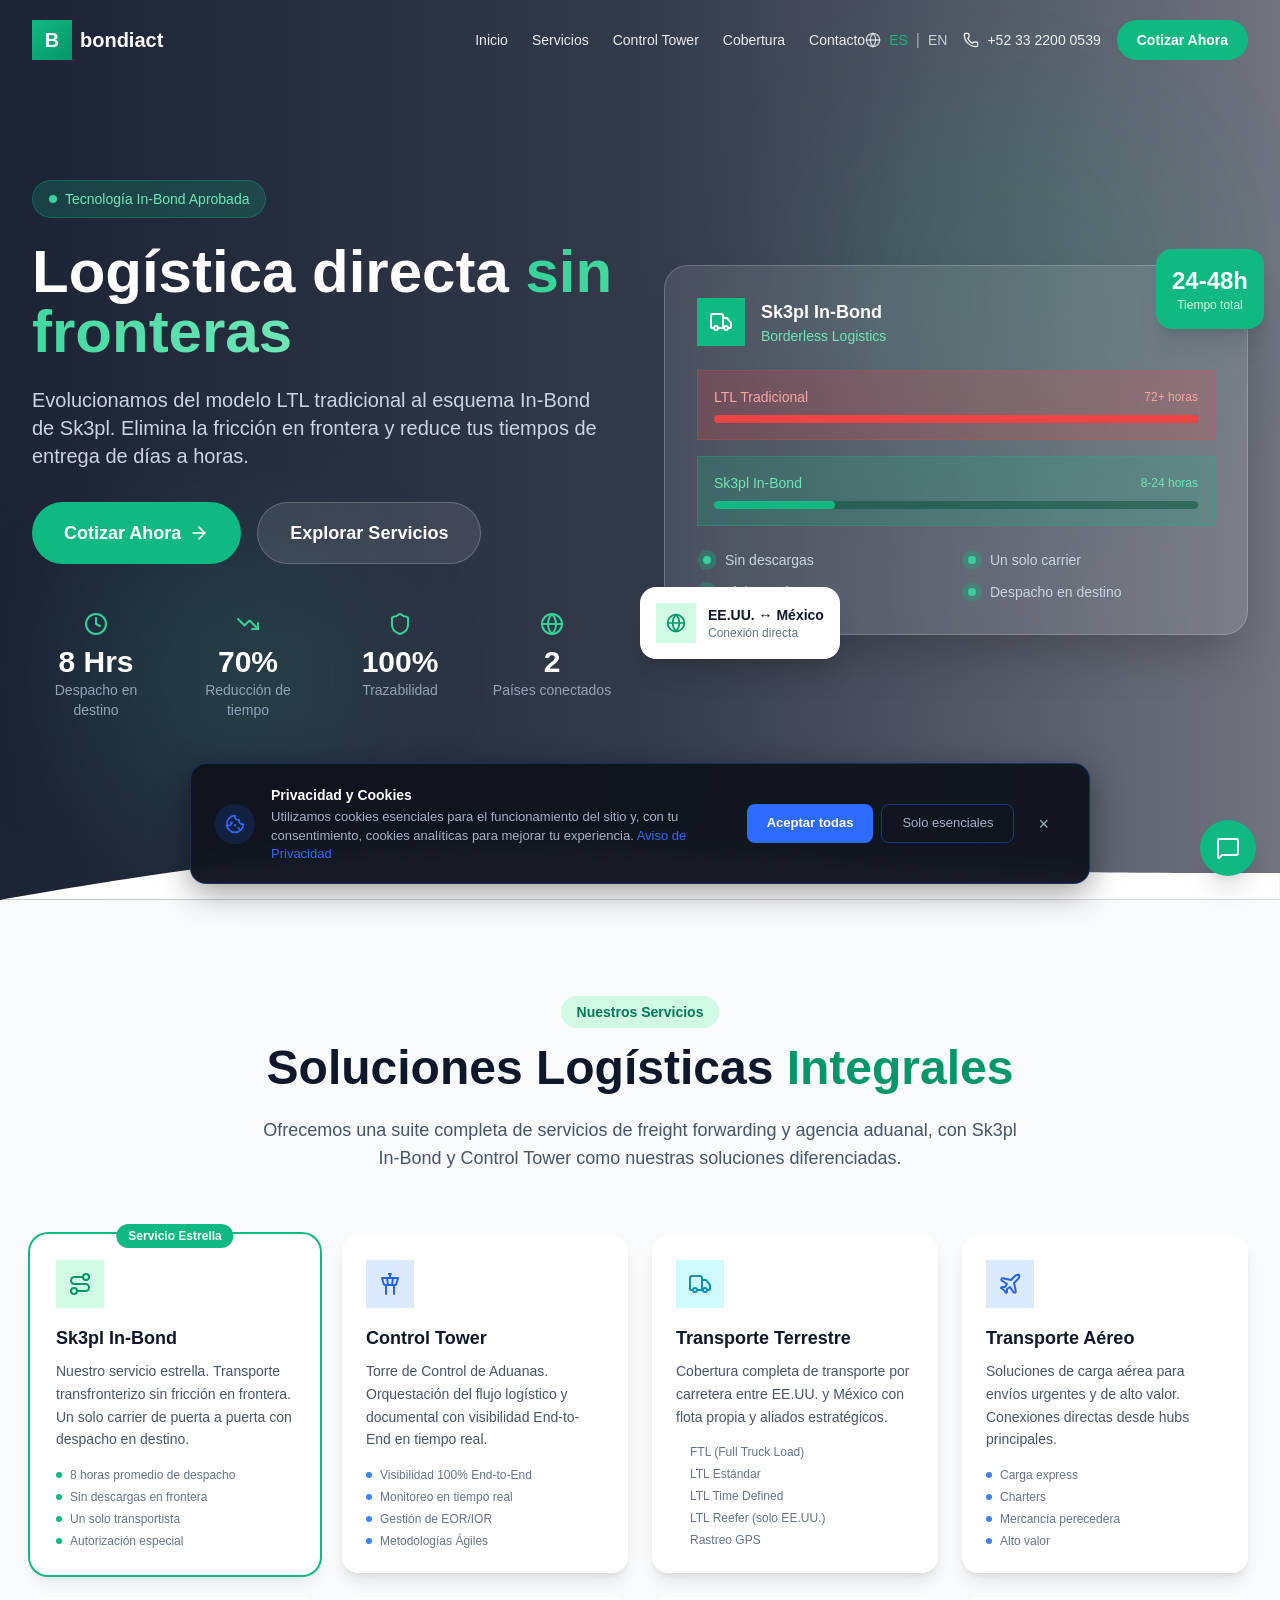
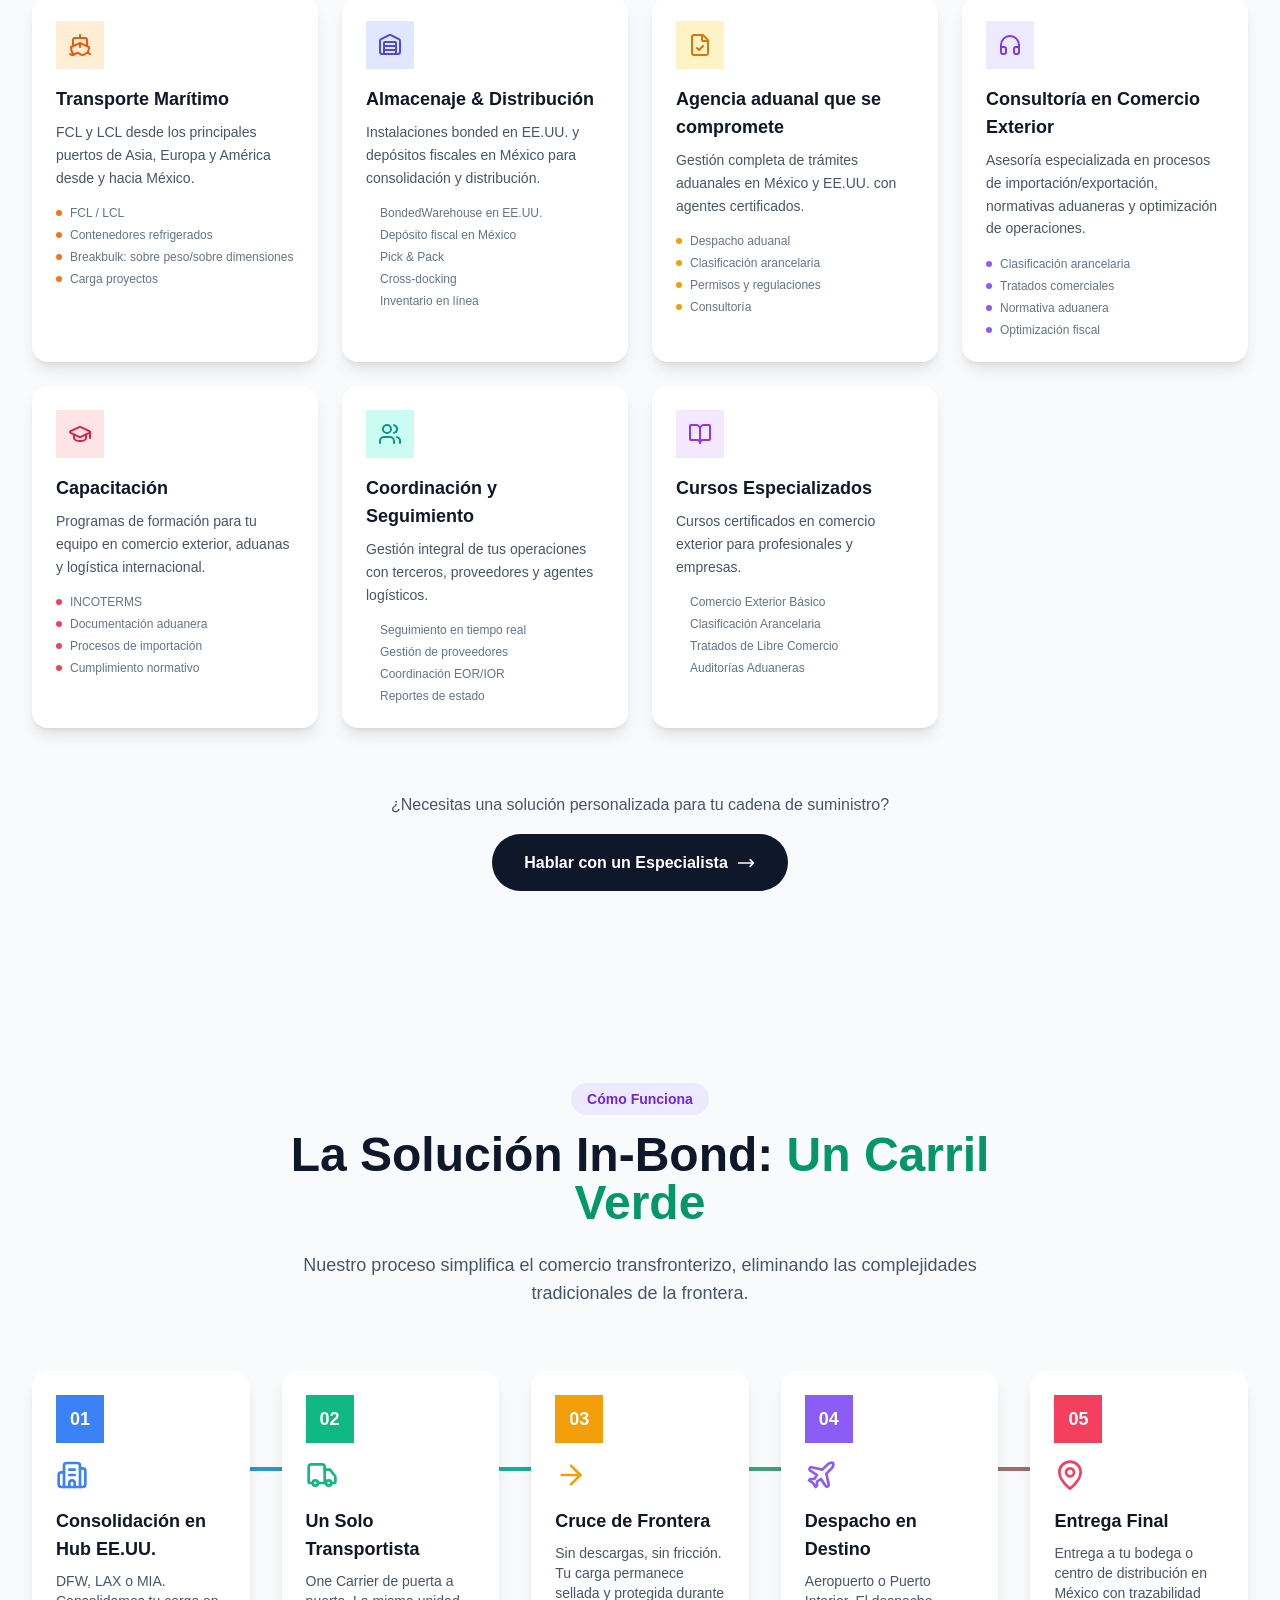
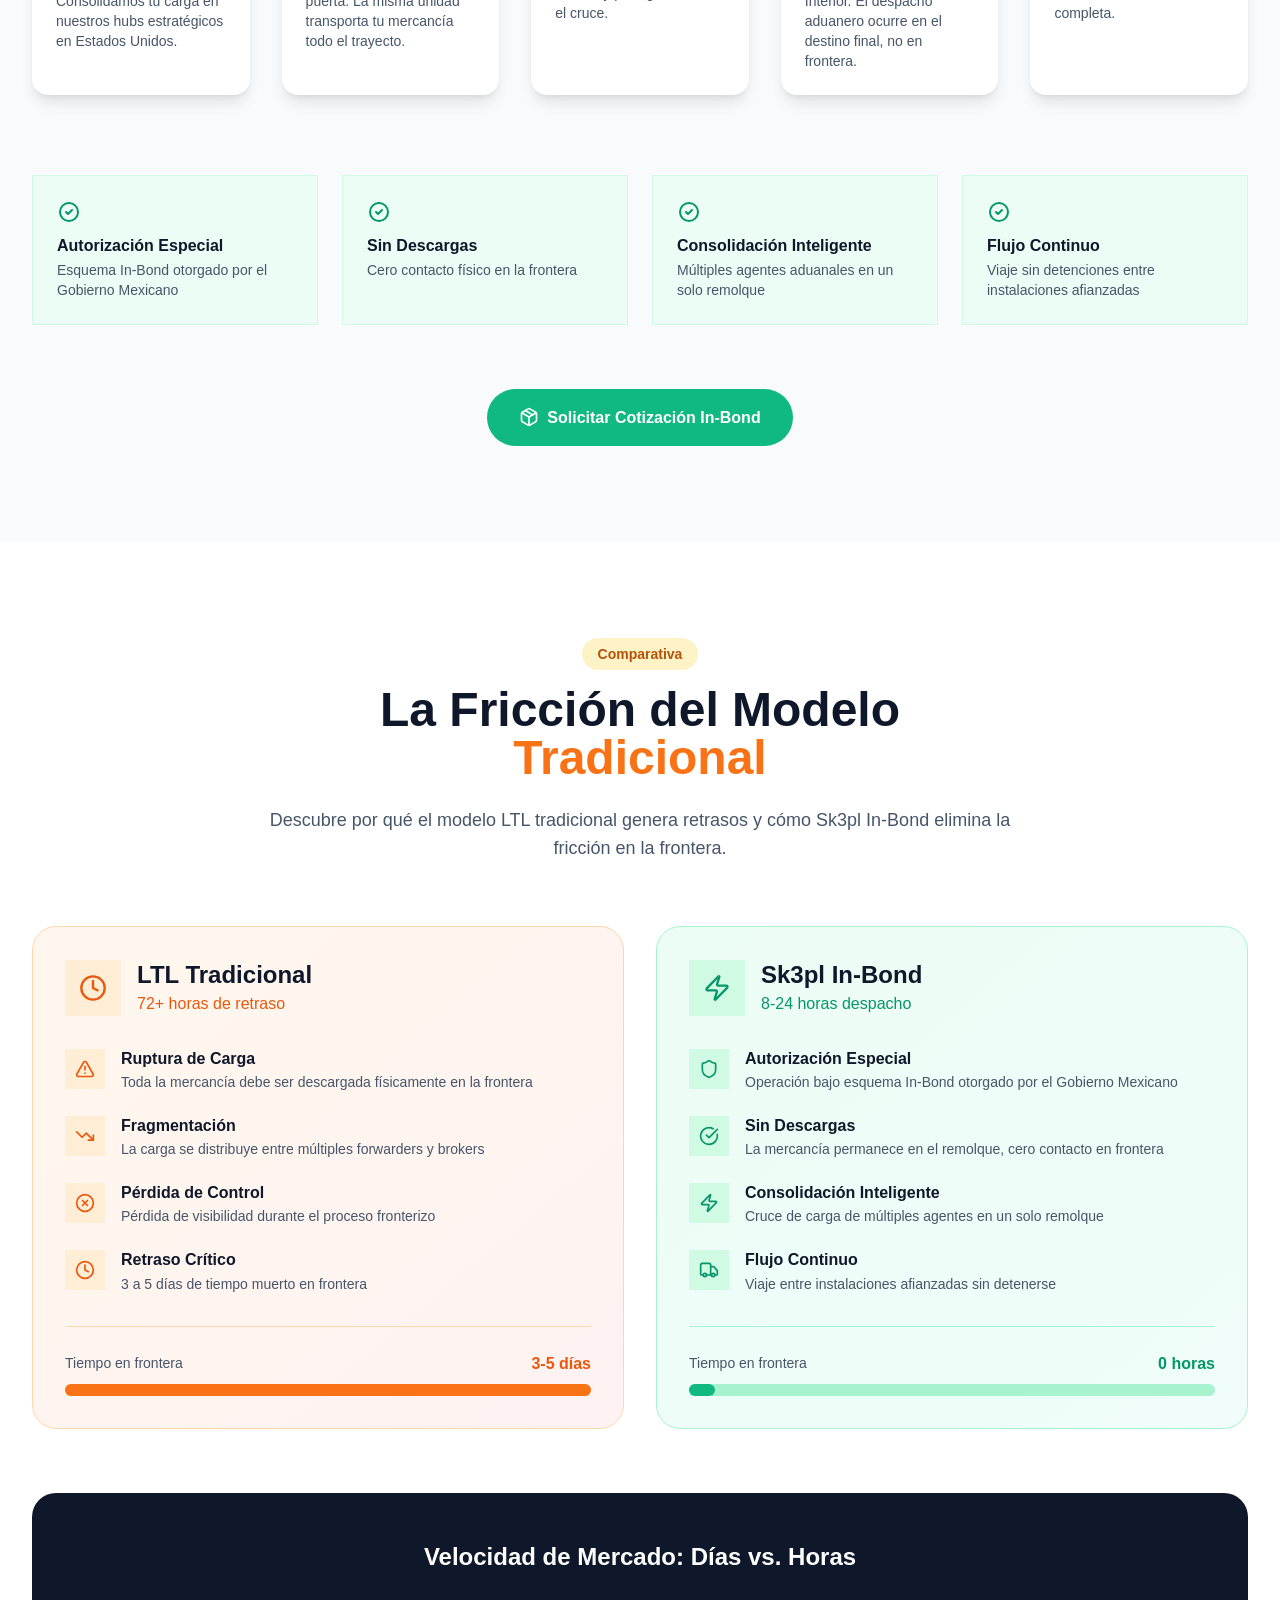
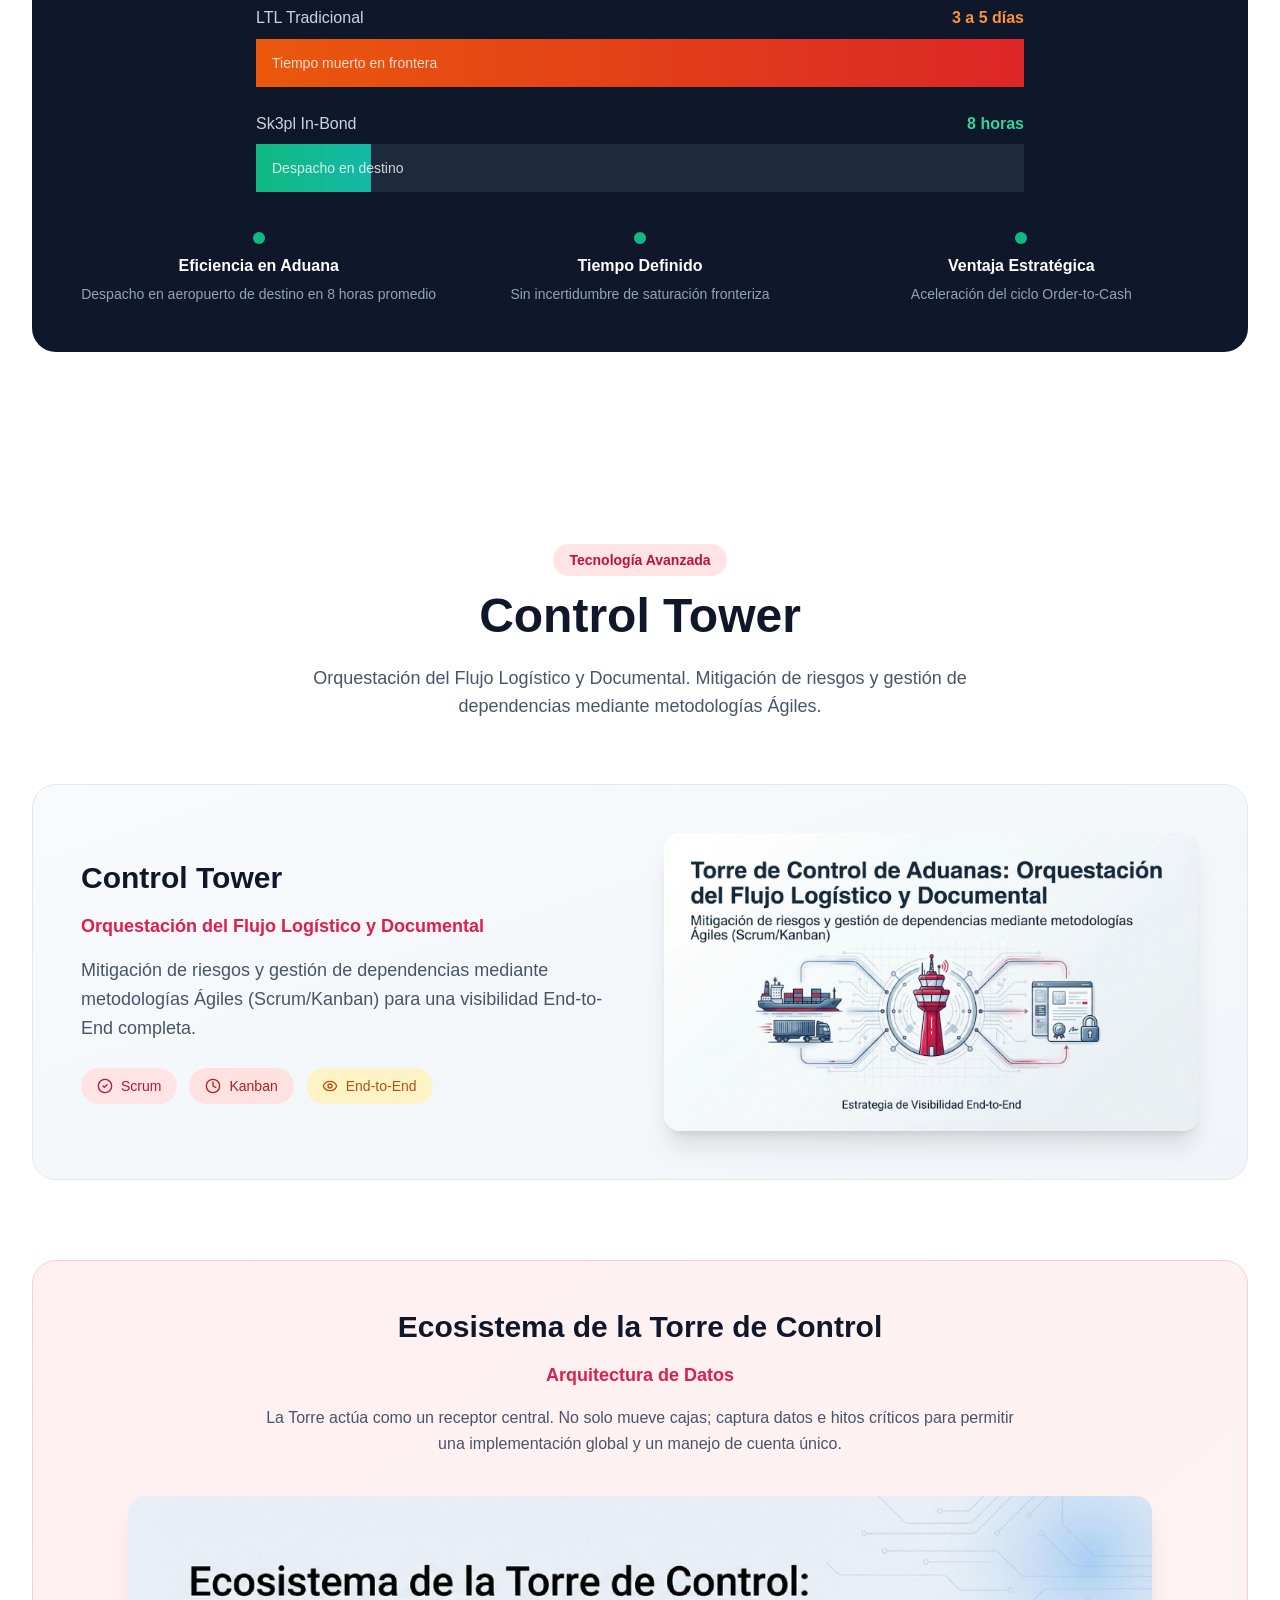
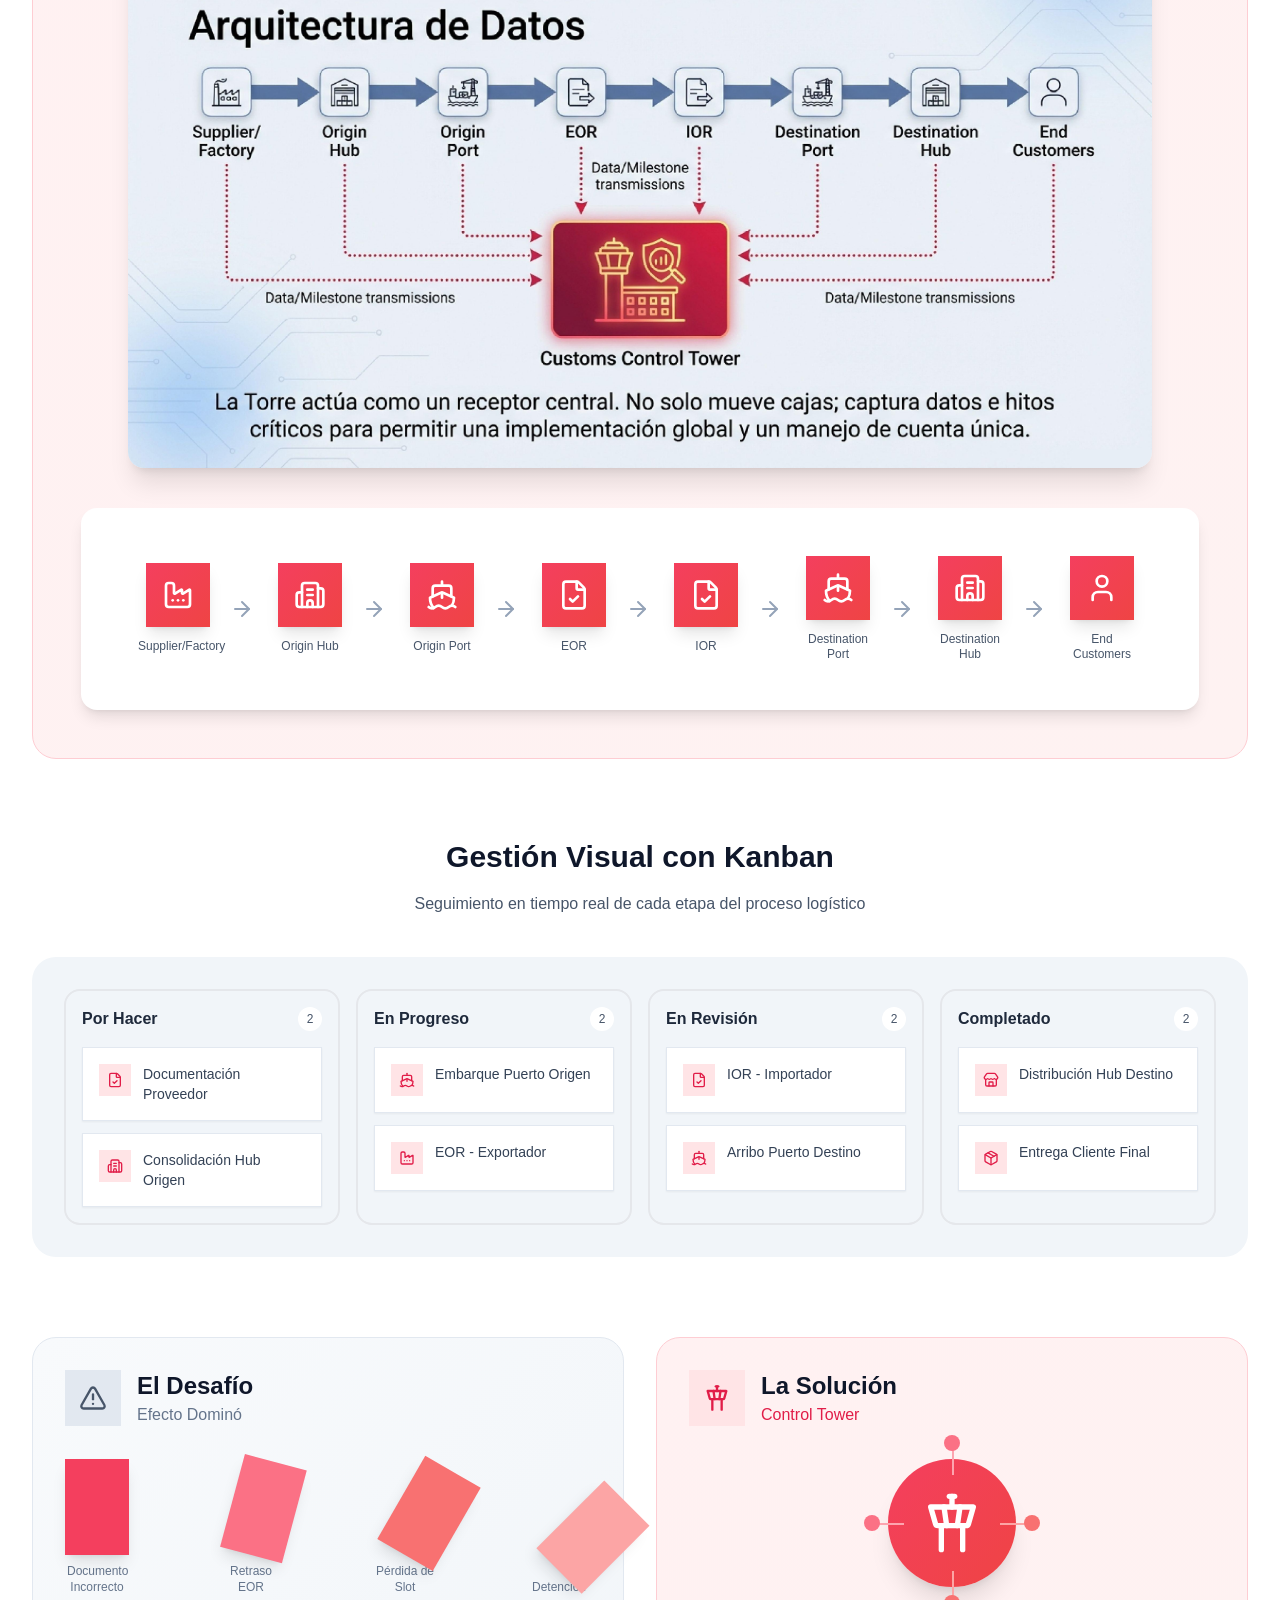
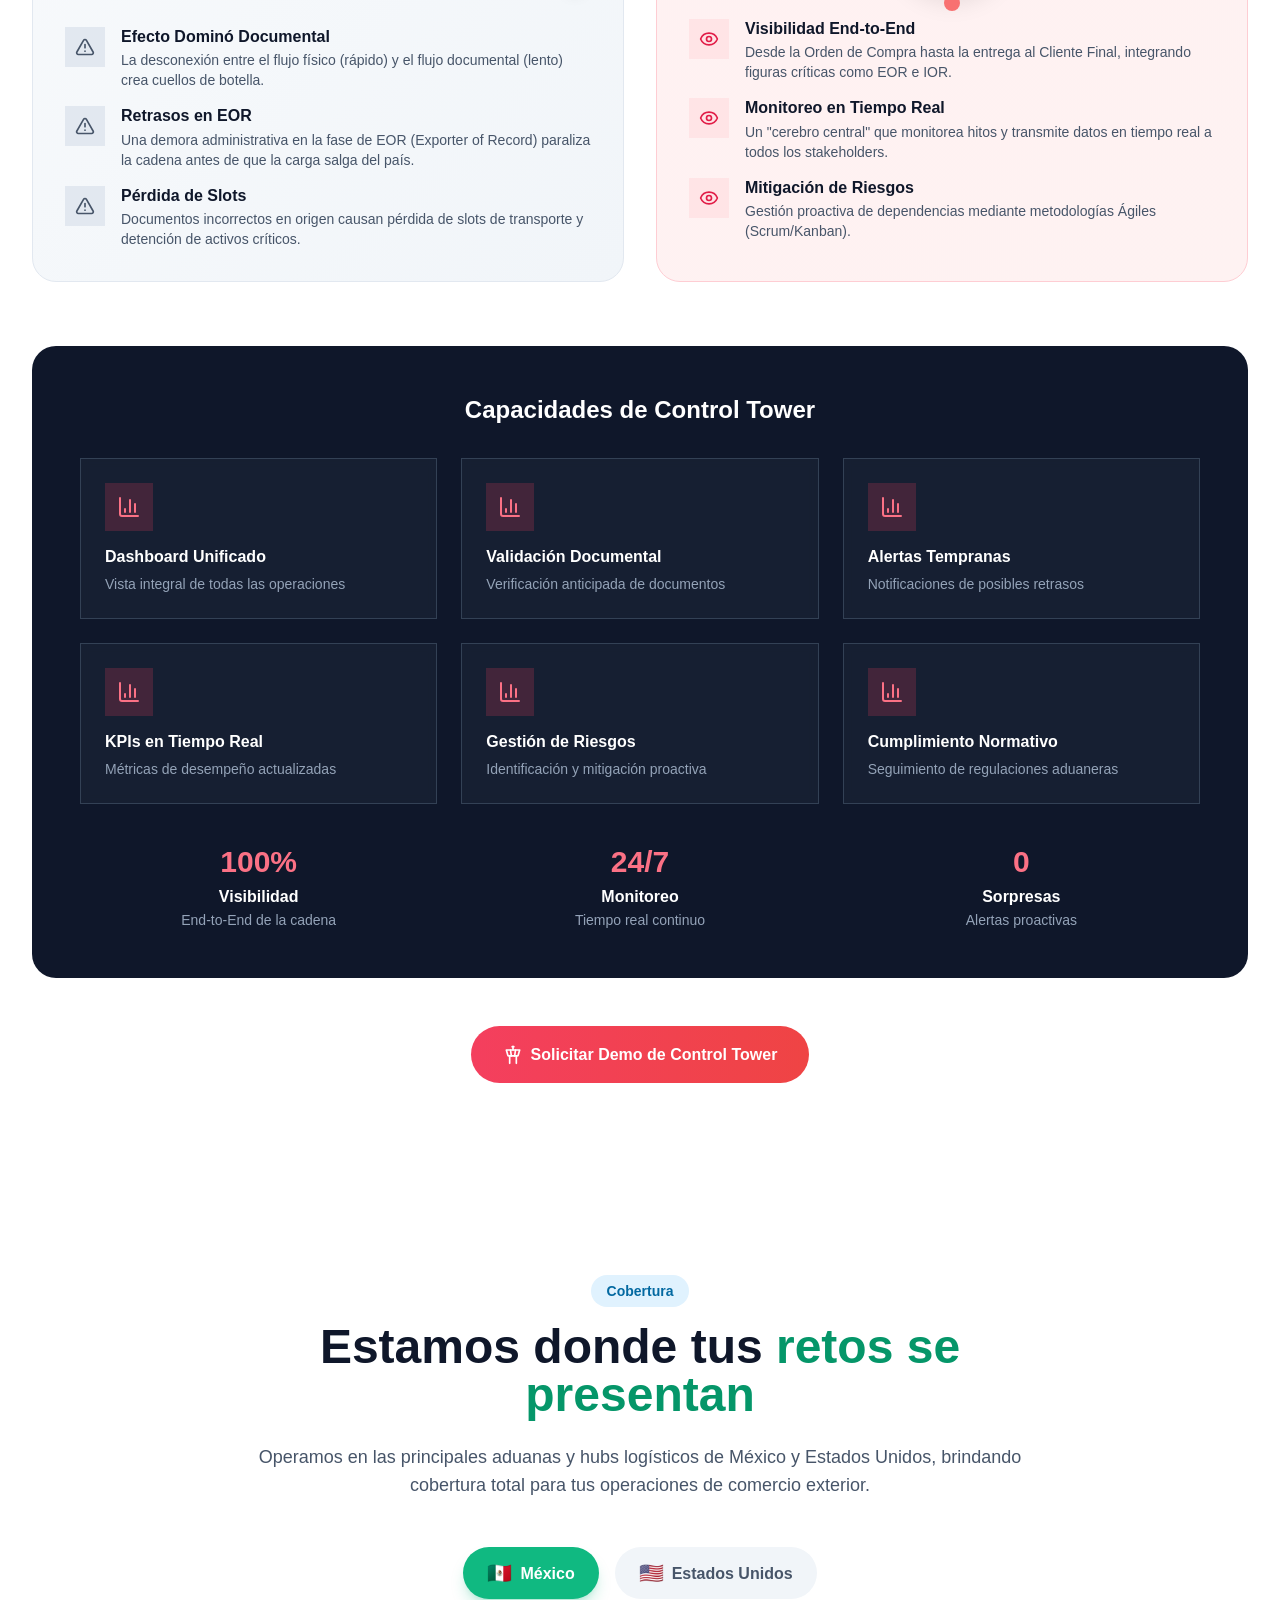
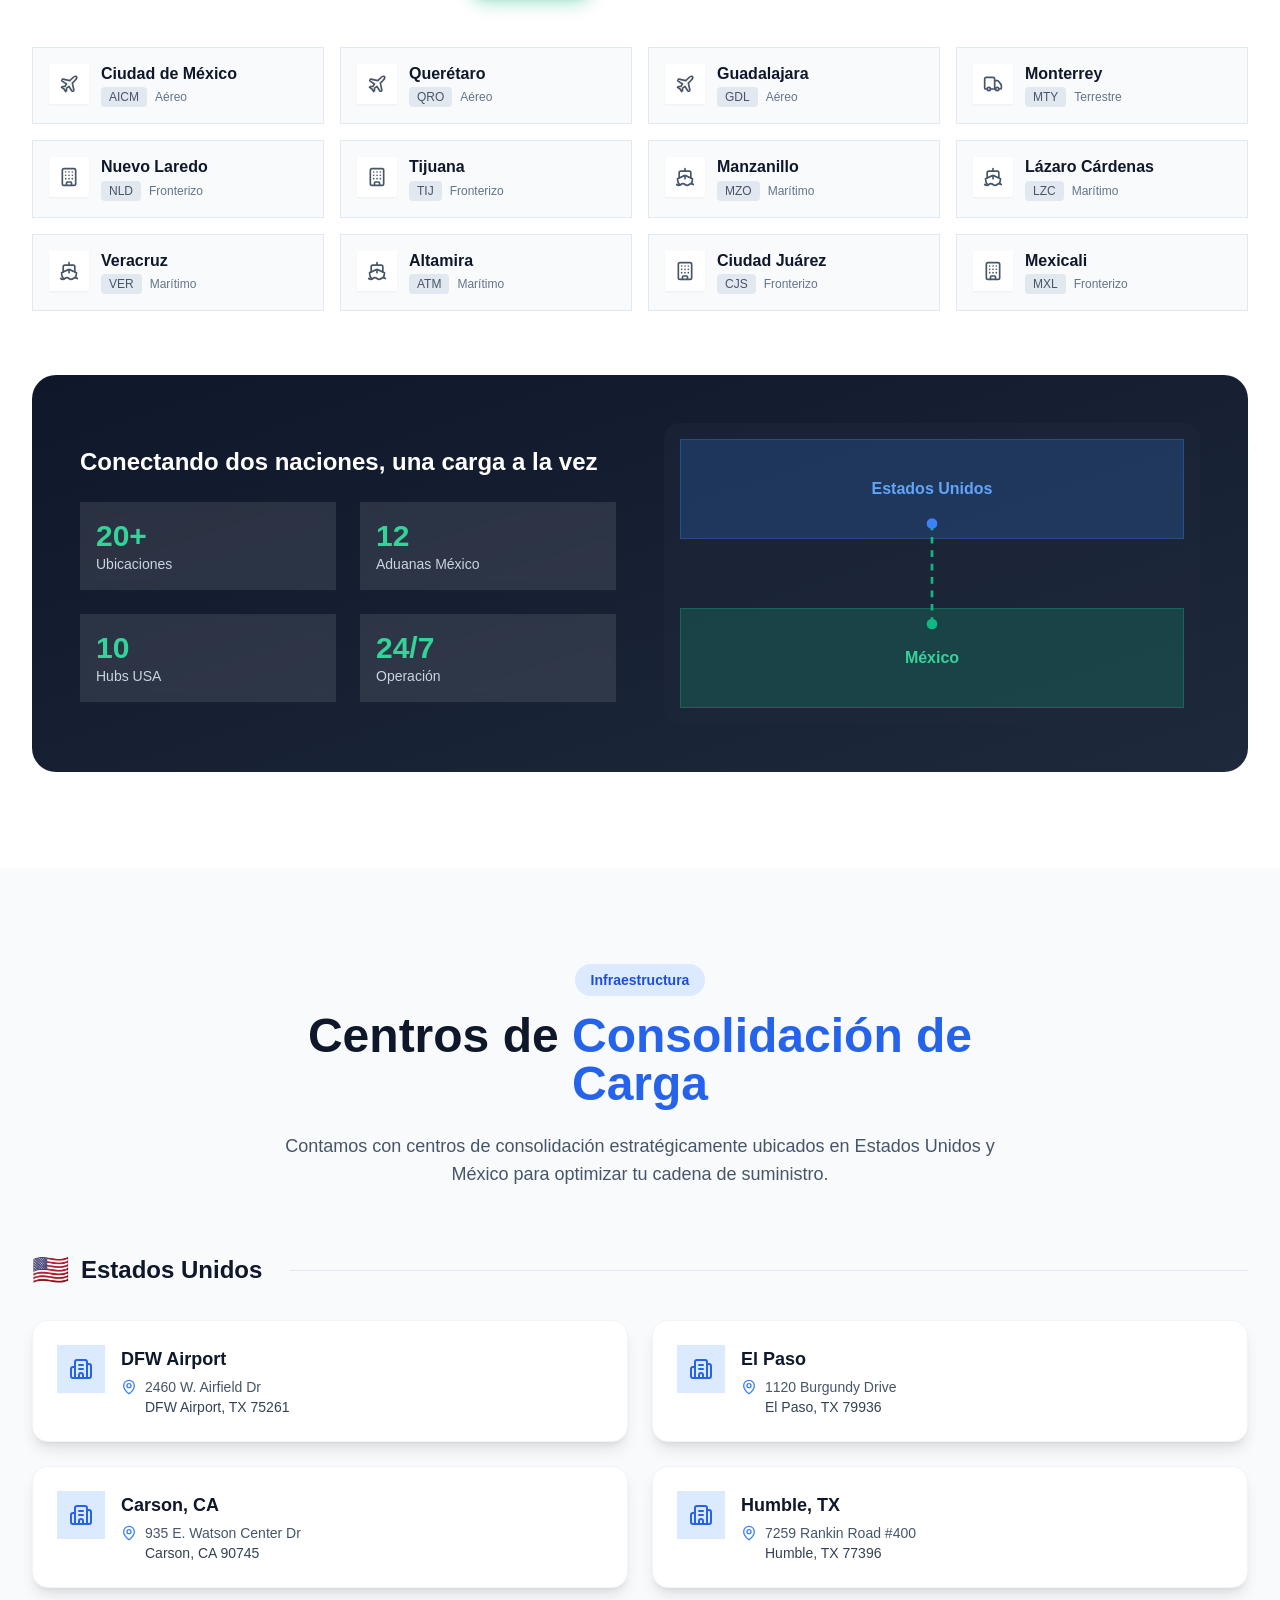
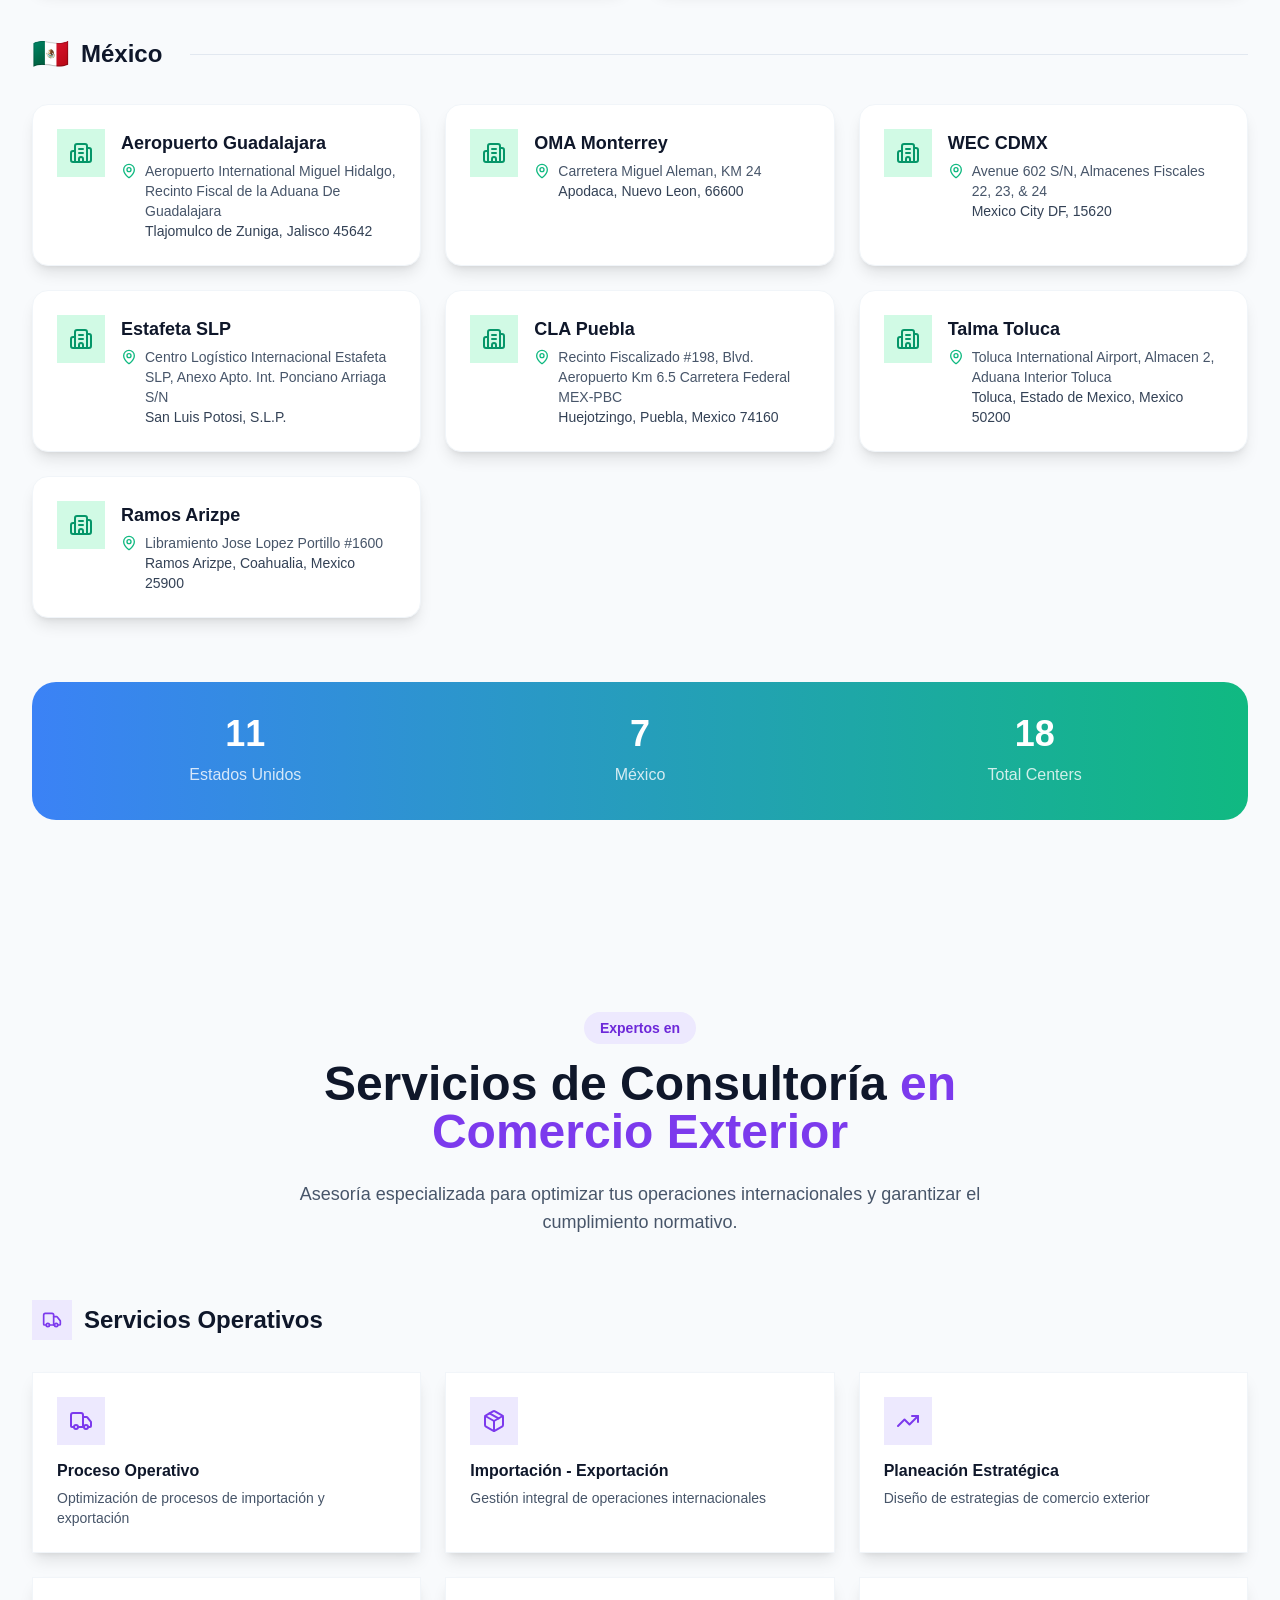
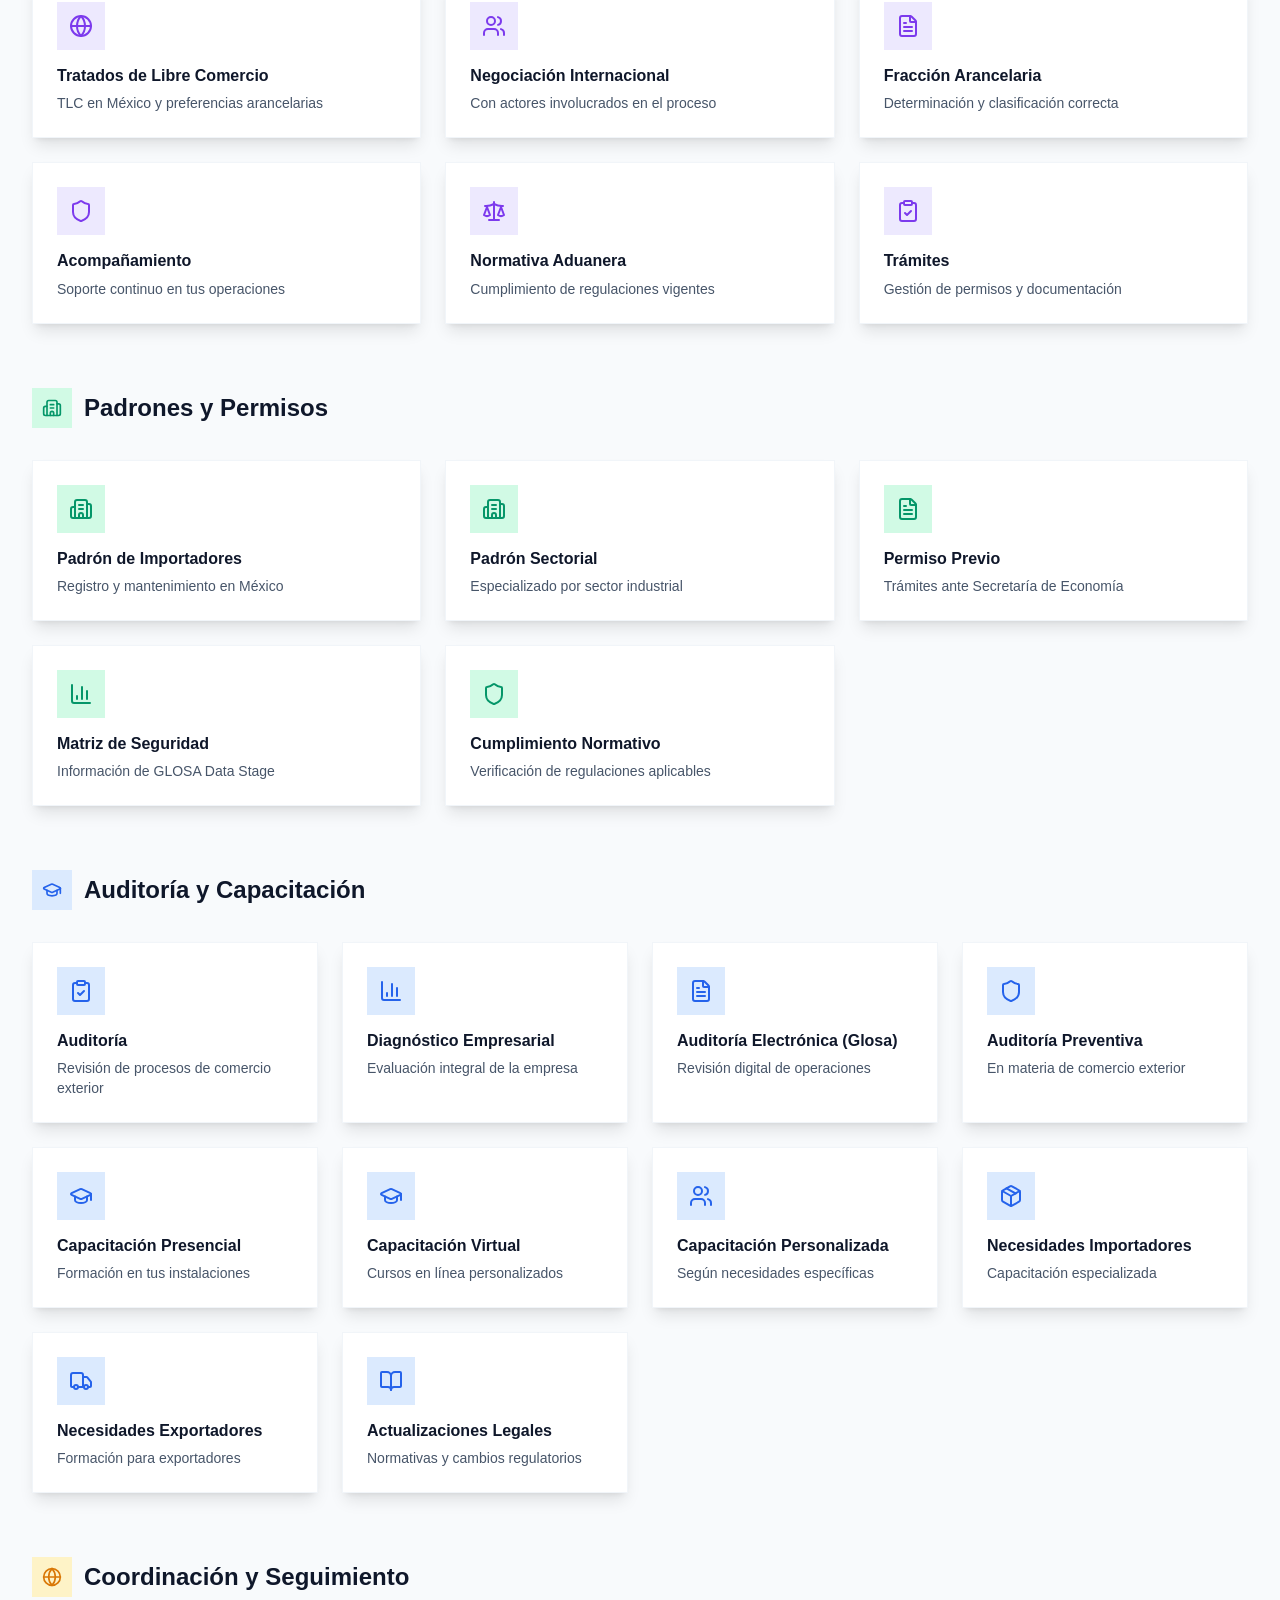
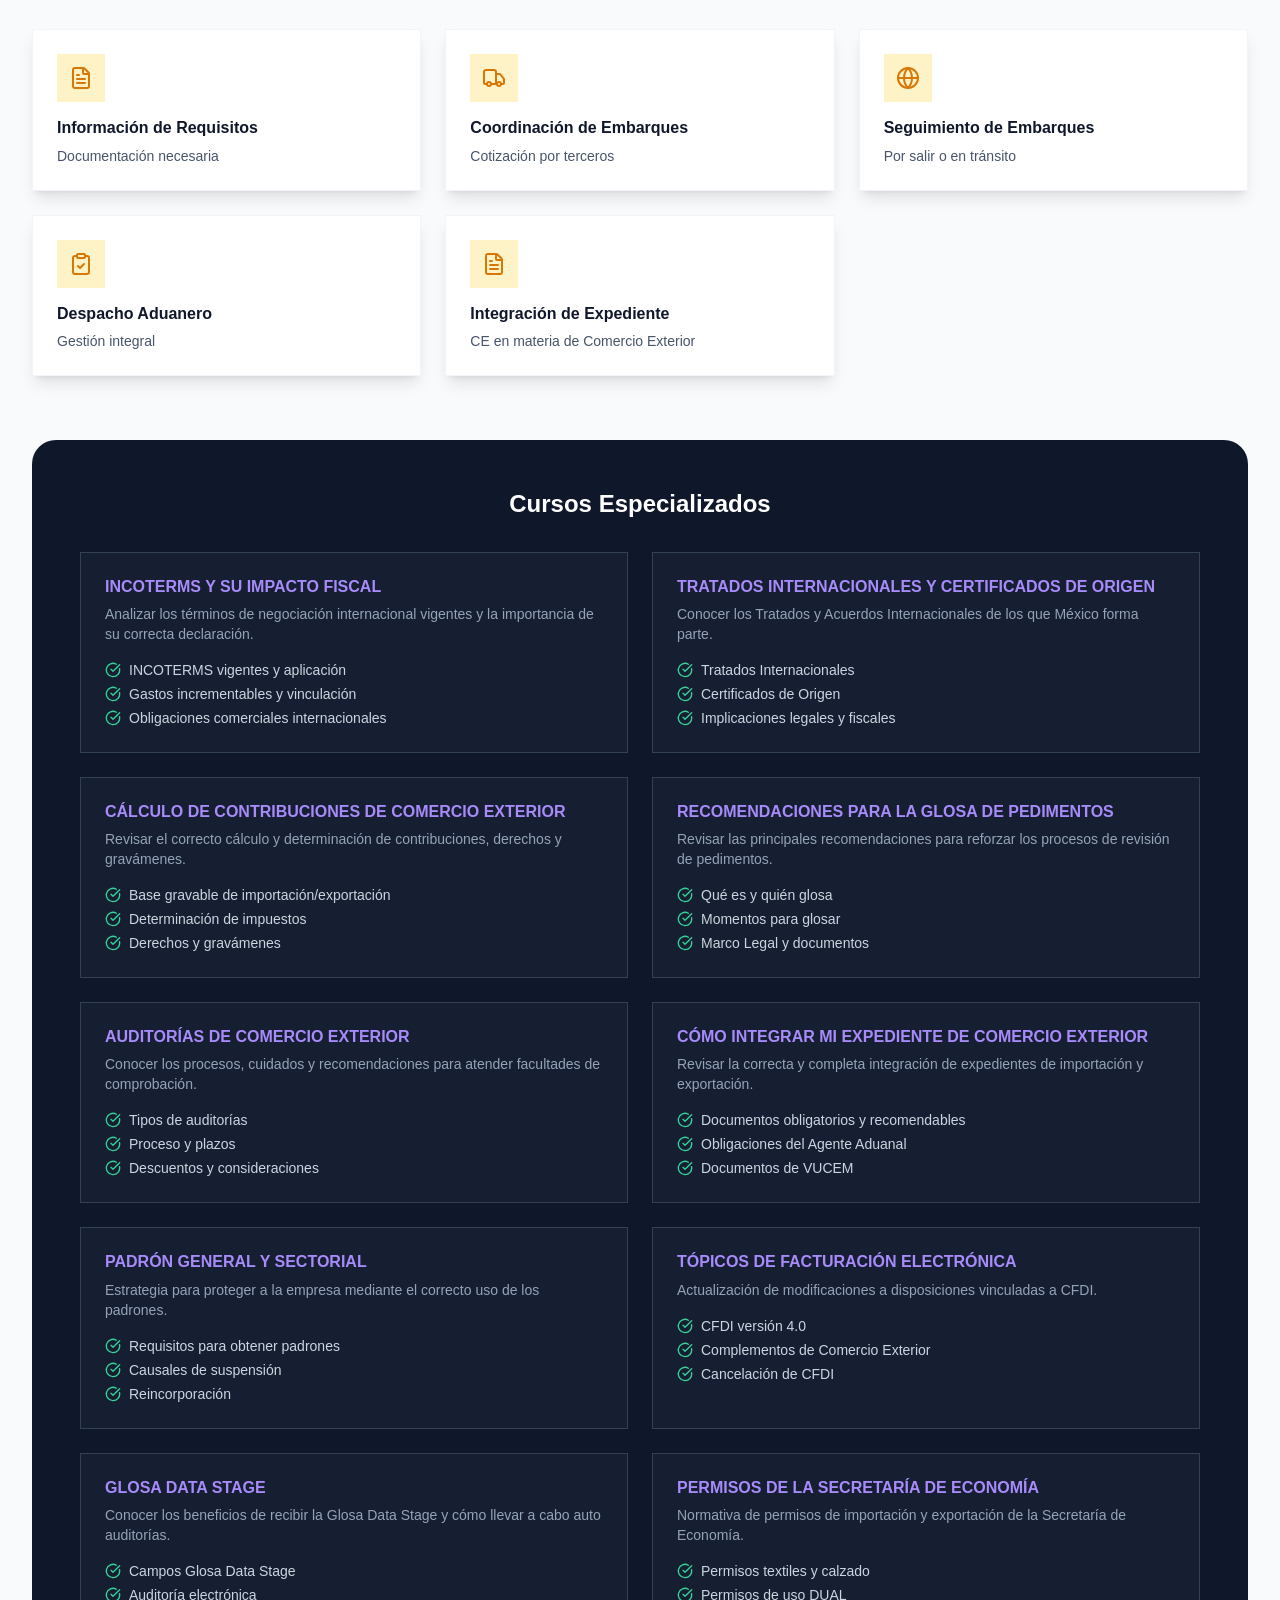
<file: index.html>
<!doctype html>
<html lang="es">
  <head>
    <meta charset="UTF-8" />
    <link rel="icon" type="image/svg+xml" href="/favicon.svg" />
    <meta name="viewport" content="width=device-width, initial-scale=1.0" />
    <meta name="description" content="Bondiact - Logística Transfronteriza Sin Fronteras. Sk3pl In-Bond: De días a horas, de fricción a fluidez." />
    <meta name="keywords" content="logística, freight forwarding, agencia aduanal, In-Bond, Sk3pl, México, EE.UU., transporte, aduanas" />
    <meta name="author" content="Bondiact" />
    <meta name="robots" content="index, follow" />

    <!-- ═══════════════════════════════════════════════════════ -->
    <!-- SEO · Canonical, Open Graph, Twitter Card, JSON-LD     -->
    <!-- ═══════════════════════════════════════════════════════ -->

    <!-- Canonical URL — le dice a Google cuál es la URL oficial -->
    <link rel="canonical" href="https://bondiact.io/" />

    <!-- Open Graph — LinkedIn, Facebook, WhatsApp, iMessage -->
    <meta property="og:type"         content="website" />
    <meta property="og:url"          content="https://bondiact.io/" />
    <meta property="og:site_name"    content="bondíaCT" />
    <meta property="og:locale"       content="es_MX" />
    <meta property="og:title"        content="bondíaCT · Logística Transfronteriza Sin Fronteras" />
    <meta property="og:description"  content="Freight forwarding, agencia aduanal y Sk3pl In-Bond en México. Cruzamos tu carga: de días a horas, de fricción a fluidez." />
    <meta property="og:image"        content="https://bondiact.io/og-image.png" />
    <meta property="og:image:width"  content="1200" />
    <meta property="og:image:height" content="630" />
    <meta property="og:image:alt"    content="bondíaCT — Logística Transfronteriza Sin Fronteras" />

    <!-- Twitter / X Card -->
    <meta name="twitter:card"        content="summary_large_image" />
    <meta name="twitter:title"       content="bondíaCT · Logística Transfronteriza Sin Fronteras" />
    <meta name="twitter:description" content="Freight forwarding, agencia aduanal y Sk3pl In-Bond en México. Cruzamos tu carga: de días a horas, de fricción a fluidez." />
    <meta name="twitter:image"       content="https://bondiact.io/og-image.png" />

    <!-- JSON-LD · Datos estructurados para Google (Organization) -->
    <script type="application/ld+json">
    {
      "@context": "https://schema.org",
      "@type": "Organization",
      "name": "bondíaCT",
      "alternateName": "Bondiact",
      "url": "https://bondiact.io",
      "logo": "https://bondiact.io/vite.svg",
      "description": "Freight forwarding, agencia aduanal y Sk3pl In-Bond en México y EE.UU. Especialistas en depósito fiscal, padrón de importadores y Comercio Exterior.",
      "address": {
        "@type": "PostalAddress",
        "addressLocality": "Guadalajara",
        "addressRegion": "Jalisco",
        "addressCountry": "MX"
      },
      "areaServed": ["MX", "US"],
      "knowsAbout": [
        "Freight Forwarding",
        "Agencia Aduanal",
        "Depósito Fiscal",
        "Padrón de Importadores",
        "In-Bond Sk3pl",
        "Comercio Exterior",
        "Cadena de Suministro"
      ]
    }
    </script>

    <!-- Security Headers - Protección contra ciberataques -->
    <!-- CSP: Previene XSS, clickjacking y ejecución de scripts maliciosos -->
    <meta http-equiv="Content-Security-Policy" content="
      default-src 'self'; 
      script-src 'self' 'unsafe-inline' https://www.googletagmanager.com https://www.google-analytics.com; 
      style-src 'self' 'unsafe-inline' https://fonts.googleapis.com; 
      font-src 'self' https://fonts.gstatic.com; 
      img-src 'self' data: https: blob:; 
      connect-src 'self' https://www.google-analytics.com https://*.ok.kimi.link https://wkf.ms; 
      frame-src 'self' https://wa.me; 
      frame-ancestors 'none'; 
      base-uri 'self'; 
      form-action 'self';
    " />
    
    <!-- Previene MIME sniffing -->
    <meta http-equiv="X-Content-Type-Options" content="nosniff" />
    
    <!-- Protección contra clickjacking -->
    <meta http-equiv="X-Frame-Options" content="DENY" />
    
    <!-- Protección XSS del navegador -->
    <meta http-equiv="X-XSS-Protection" content="1; mode=block" />
    
    <!-- Control de referrer - Limita información enviada a sitios externos -->
    <meta name="referrer" content="strict-origin-when-cross-origin" />
    
    <!-- Permissions Policy - Restringe acceso a APIs del navegador -->
    <meta http-equiv="Permissions-Policy" content="
      camera=(), 
      microphone=(), 
      geolocation=(self), 
      payment=(), 
      usb=(), 
      magnetometer=(), 
      gyroscope=(), 
      speaker=(), 
      vibrate=()
    " />
    
    <!-- HSTS - Fuerza conexiones HTTPS (solo en producción con HTTPS) -->
    <meta http-equiv="Strict-Transport-Security" content="max-age=31536000; includeSubDomains; preload" />
    
    <!-- Cache control - Previene cacheo de información sensible -->
    <meta http-equiv="Cache-Control" content="no-cache, no-store, must-revalidate" />
    <meta http-equiv="Pragma" content="no-cache" />
    <meta http-equiv="Expires" content="0" />
    
    <!-- Google Analytics 4 -->
    <script async src="https://www.googletagmanager.com/gtag/js?id=G-1VYF2B45CJ"></script>
    <script>
      window.dataLayer = window.dataLayer || [];
      function gtag(){dataLayer.push(arguments);}
      gtag('js', new Date());

      gtag('config', 'G-1VYF2B45CJ', {
        'anonymize_ip': true,
        'cookie_flags': 'SameSite=None;Secure'
      });
    </script>
    
    <title>Bondiact - Logística Transfronteriza Sin Fronteras</title>
    <script type="module" crossorigin src="/assets/index-DWK9QQ0p.js"></script>
    <link rel="stylesheet" crossorigin href="/assets/index-D4kapMqW.css">
  </head>
  <body>
    <div id="root"></div>

    <!-- ═══════════════════════════════════════════════════════ -->
    <!-- Cookie Banner · Vanilla JS (no requiere rebuild React) -->
    <!-- Cumple LFPDPPP (México) y GDPR (UE)                   -->
    <!-- ═══════════════════════════════════════════════════════ -->
    <script>
    (function() {
      'use strict';
      var STORAGE_KEY = 'bondiact_cookie_consent';

      // Si ya aceptó/rechazó, no mostrar
      if (localStorage.getItem(STORAGE_KEY)) return;

      // Esperar 1s después de carga para no bloquear render
      setTimeout(function() {
        // Crear contenedor
        var banner = document.createElement('div');
        banner.id = 'cookie-banner';
        banner.style.cssText = 'position:fixed;bottom:0;left:0;right:0;z-index:9999;padding:16px 24px;font-family:-apple-system,BlinkMacSystemFont,"Segoe UI",Roboto,sans-serif;';

        banner.innerHTML = '' +
          '<div style="max-width:900px;margin:0 auto;background:rgba(15,20,30,0.97);border:1px solid rgba(45,107,255,0.3);border-radius:16px;padding:20px 24px;box-shadow:0 8px 32px rgba(0,0,0,0.4);backdrop-filter:blur(12px);">' +
            '<div style="display:flex;flex-wrap:wrap;align-items:center;gap:16px;">' +
              // Icono cookie
              '<div style="width:40px;height:40px;border-radius:50%;background:rgba(45,107,255,0.15);display:flex;align-items:center;justify-content:center;flex-shrink:0;">' +
                '<svg width="20" height="20" viewBox="0 0 24 24" fill="none" stroke="#2D6BFF" stroke-width="2" stroke-linecap="round" stroke-linejoin="round"><path d="M12 2a10 10 0 1 0 10 10 4 4 0 0 1-5-5 4 4 0 0 1-5-5"/><path d="M2 13.4c.5.1 1 .1 1.5.2a4 4 0 0 0 4.8-3.2"/><circle cx="7.5" cy="10.5" r=".5"/><circle cx="12" cy="13.5" r=".5"/><circle cx="16.5" cy="17.5" r=".5"/></svg>' +
              '</div>' +
              // Texto
              '<div style="flex:1;min-width:200px;">' +
                '<p style="margin:0 0 2px;font-weight:600;font-size:14px;color:#fff;">Privacidad y Cookies</p>' +
                '<p style="margin:0;font-size:13px;color:#A7B1C6;line-height:1.4;">Utilizamos cookies esenciales para el funcionamiento del sitio y, con tu consentimiento, cookies anal\u00edticas para mejorar tu experiencia. ' +
                            '<a href="privacidad.html" style="color:#2D6BFF;text-decoration:none;">Aviso de Privacidad</a></p>' +
              '</div>' +
              // Botones
              '<div style="display:flex;gap:8px;flex-wrap:wrap;">' +
                '<button id="cb-accept" style="padding:8px 20px;border-radius:8px;border:none;background:#2D6BFF;color:#fff;font-size:13px;font-weight:600;cursor:pointer;transition:background 0.2s;">Aceptar todas</button>' +
                '<button id="cb-essential" style="padding:8px 20px;border-radius:8px;border:1px solid rgba(45,107,255,0.4);background:transparent;color:#A7B1C6;font-size:13px;font-weight:500;cursor:pointer;transition:background 0.2s;">Solo esenciales</button>' +
                '<button id="cb-reject" style="padding:8px 16px;border-radius:8px;border:none;background:transparent;color:#A7B1C6;font-size:18px;cursor:pointer;line-height:1;" title="Rechazar">&times;</button>' +
              '</div>' +
            '</div>' +
          '</div>';

        document.body.appendChild(banner);

        // Event listeners
        function closeBanner(choice) {
          localStorage.setItem(STORAGE_KEY, choice);
          banner.style.transition = 'opacity 0.3s, transform 0.3s';
          banner.style.opacity = '0';
          banner.style.transform = 'translateY(20px)';
          setTimeout(function() { banner.remove(); }, 300);
        }

        document.getElementById('cb-accept').addEventListener('click', function() { closeBanner('all'); });
        document.getElementById('cb-essential').addEventListener('click', function() { closeBanner('essential'); });
        document.getElementById('cb-reject').addEventListener('click', function() { closeBanner('rejected'); });

        // Animación de entrada
        banner.style.opacity = '0';
        banner.style.transform = 'translateY(20px)';
        banner.style.transition = 'opacity 0.4s ease, transform 0.4s ease';
        requestAnimationFrame(function() {
          requestAnimationFrame(function() {
            banner.style.opacity = '1';
            banner.style.transform = 'translateY(0)';
          });
        });
      }, 1500);
    })();
    </script>
    
    <!-- AVISO DE PRIVACIDAD FOOTER -->
    <footer id="privacy-footer" style="position:relative;z-index:10;text-align:center;padding:1rem;background:#0a0f1e;border-top:1px solid rgba(0,212,255,0.15);color:#4a5568;font-size:0.85rem;font-family:system-ui,sans-serif;">
          <p>&copy; 2026 bondiaCT &nbsp;&middot;&nbsp; <a href="privacidad.html" style="color:#00d4ff;text-decoration:none;">Aviso de Privacidad</a></p>
  </body>
</html>
</file>
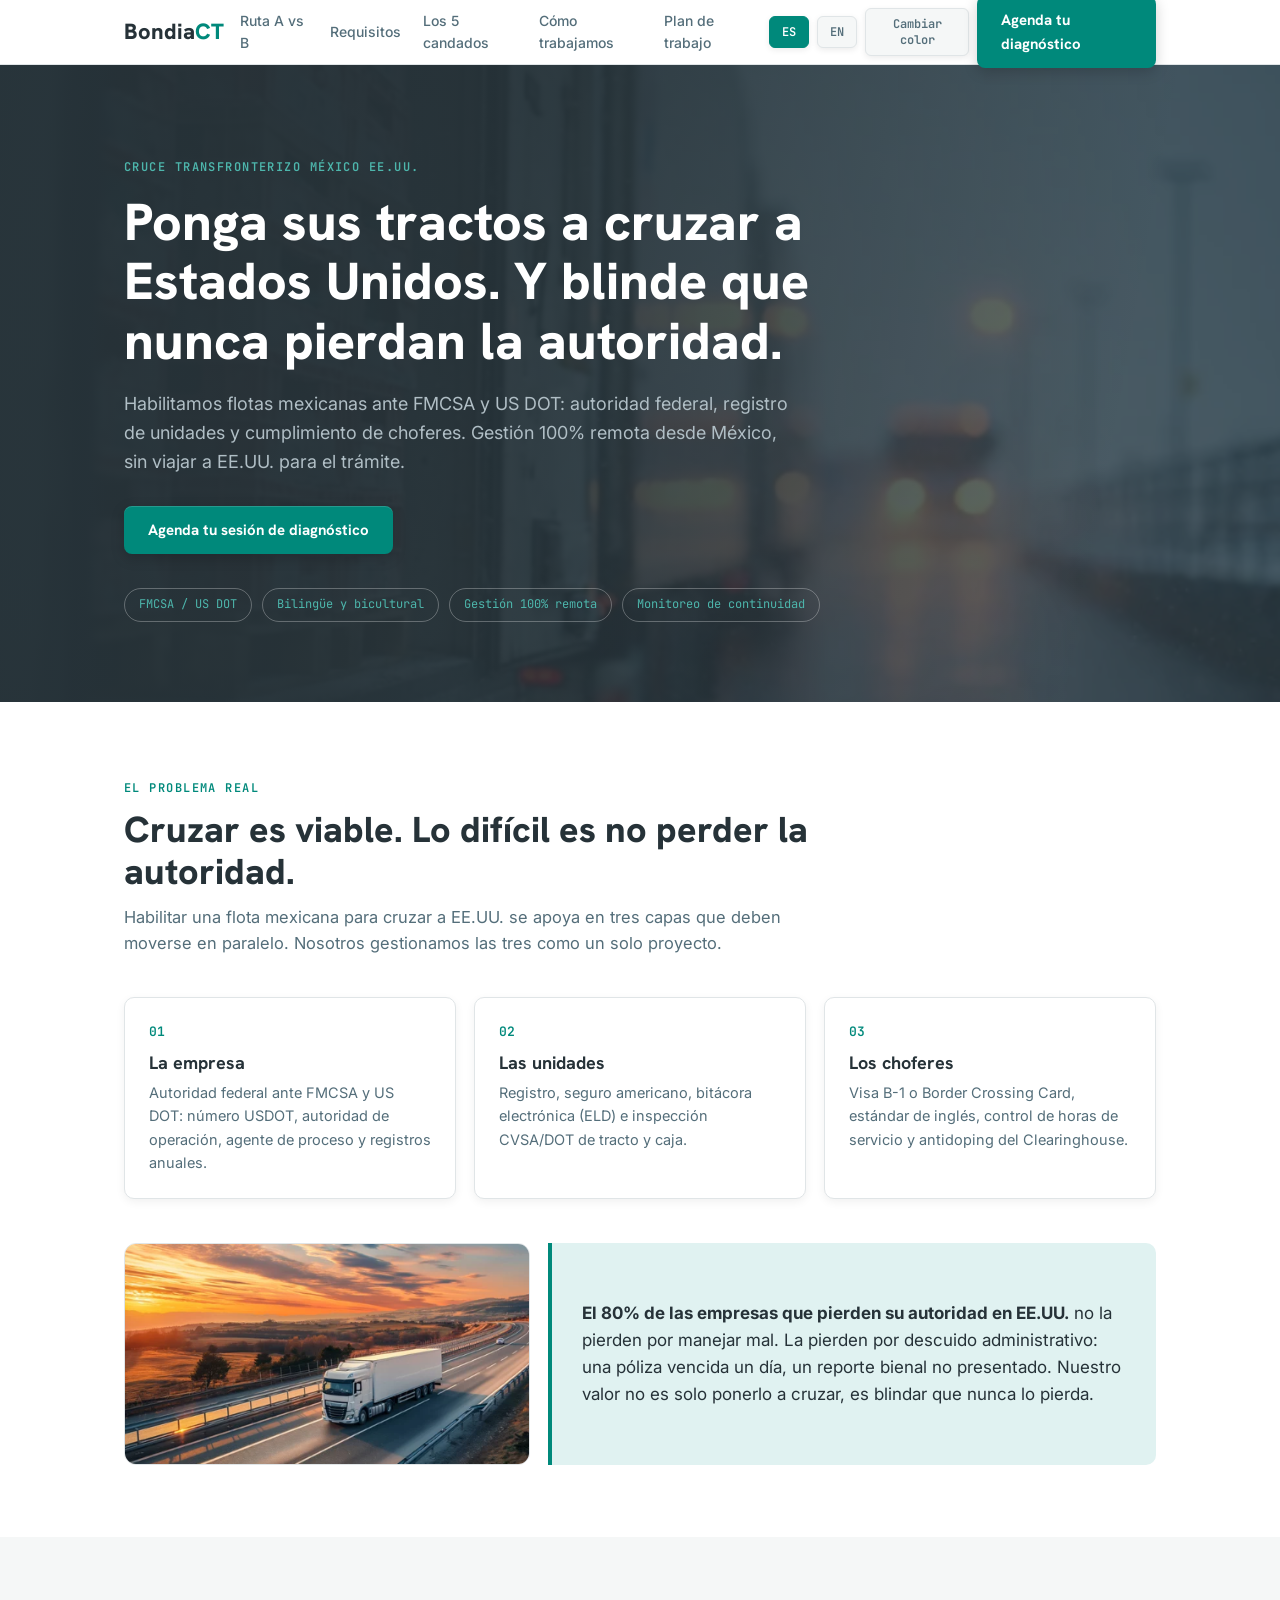
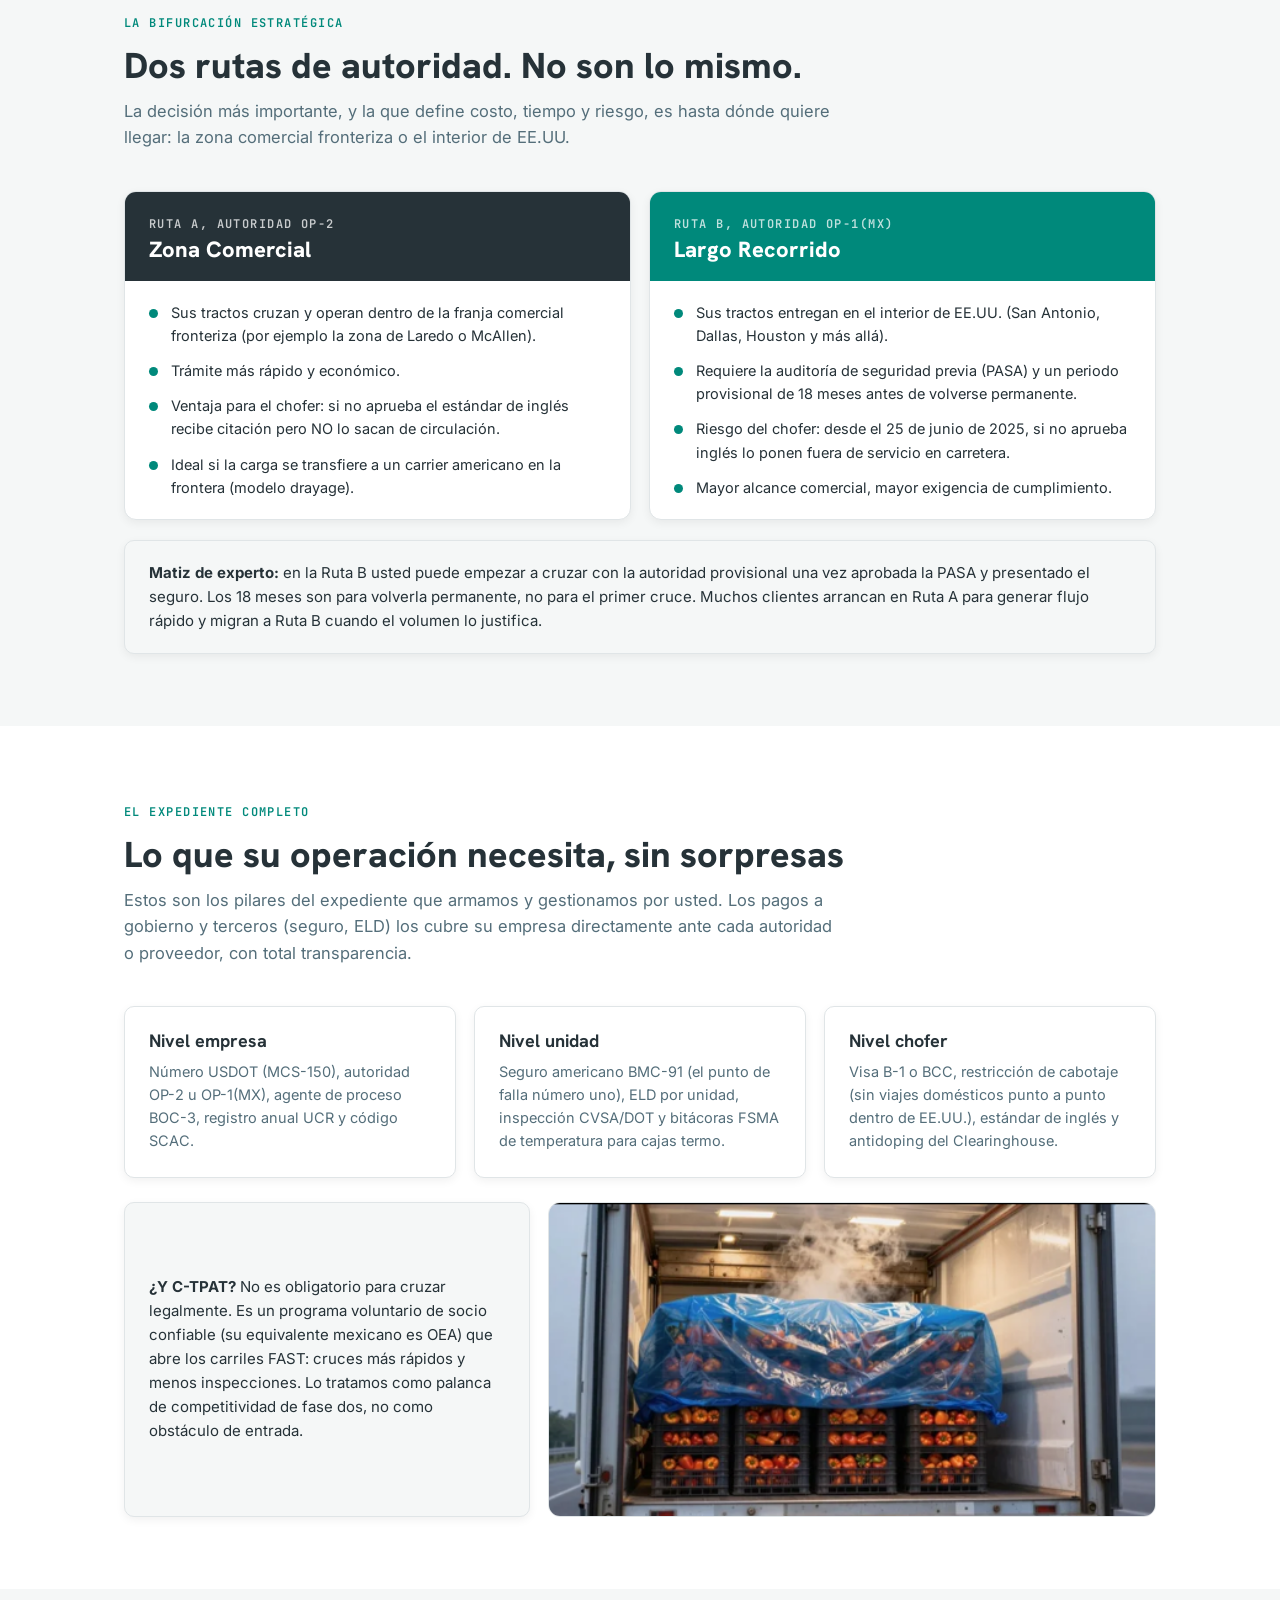
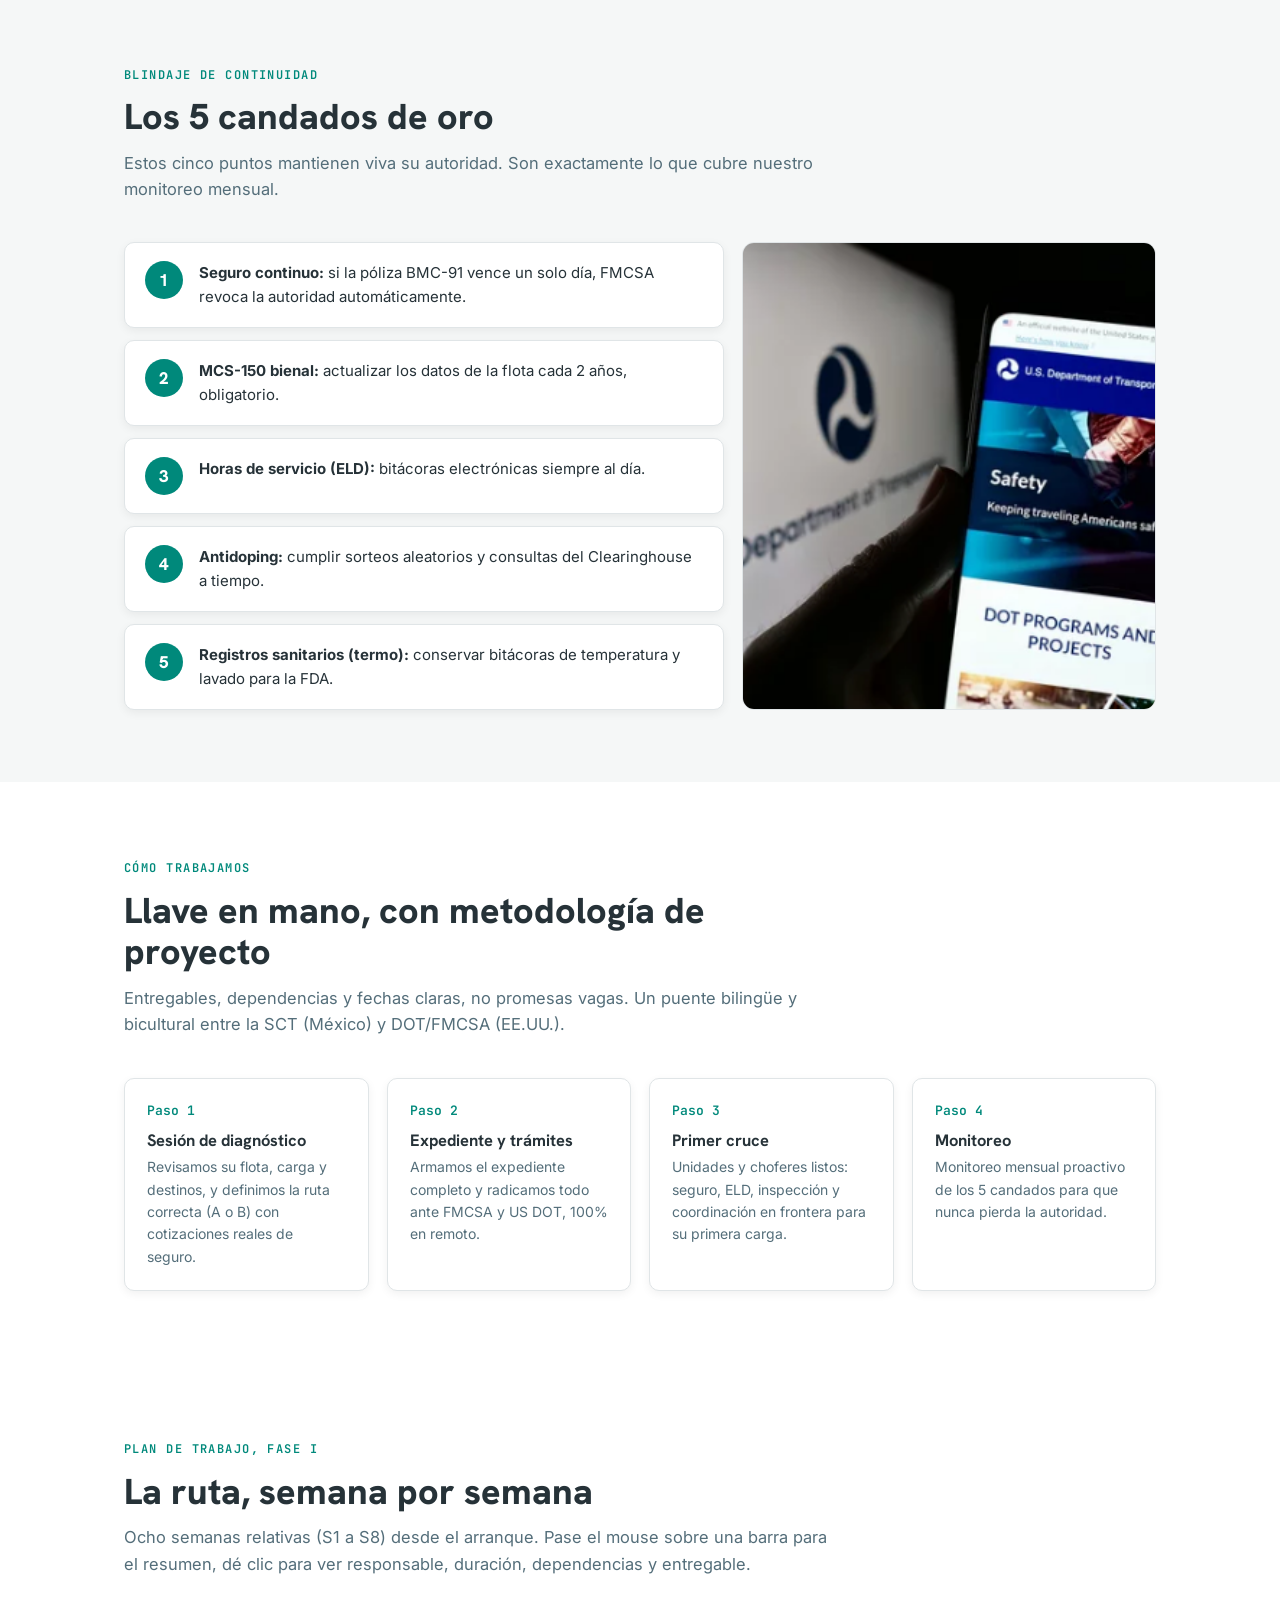
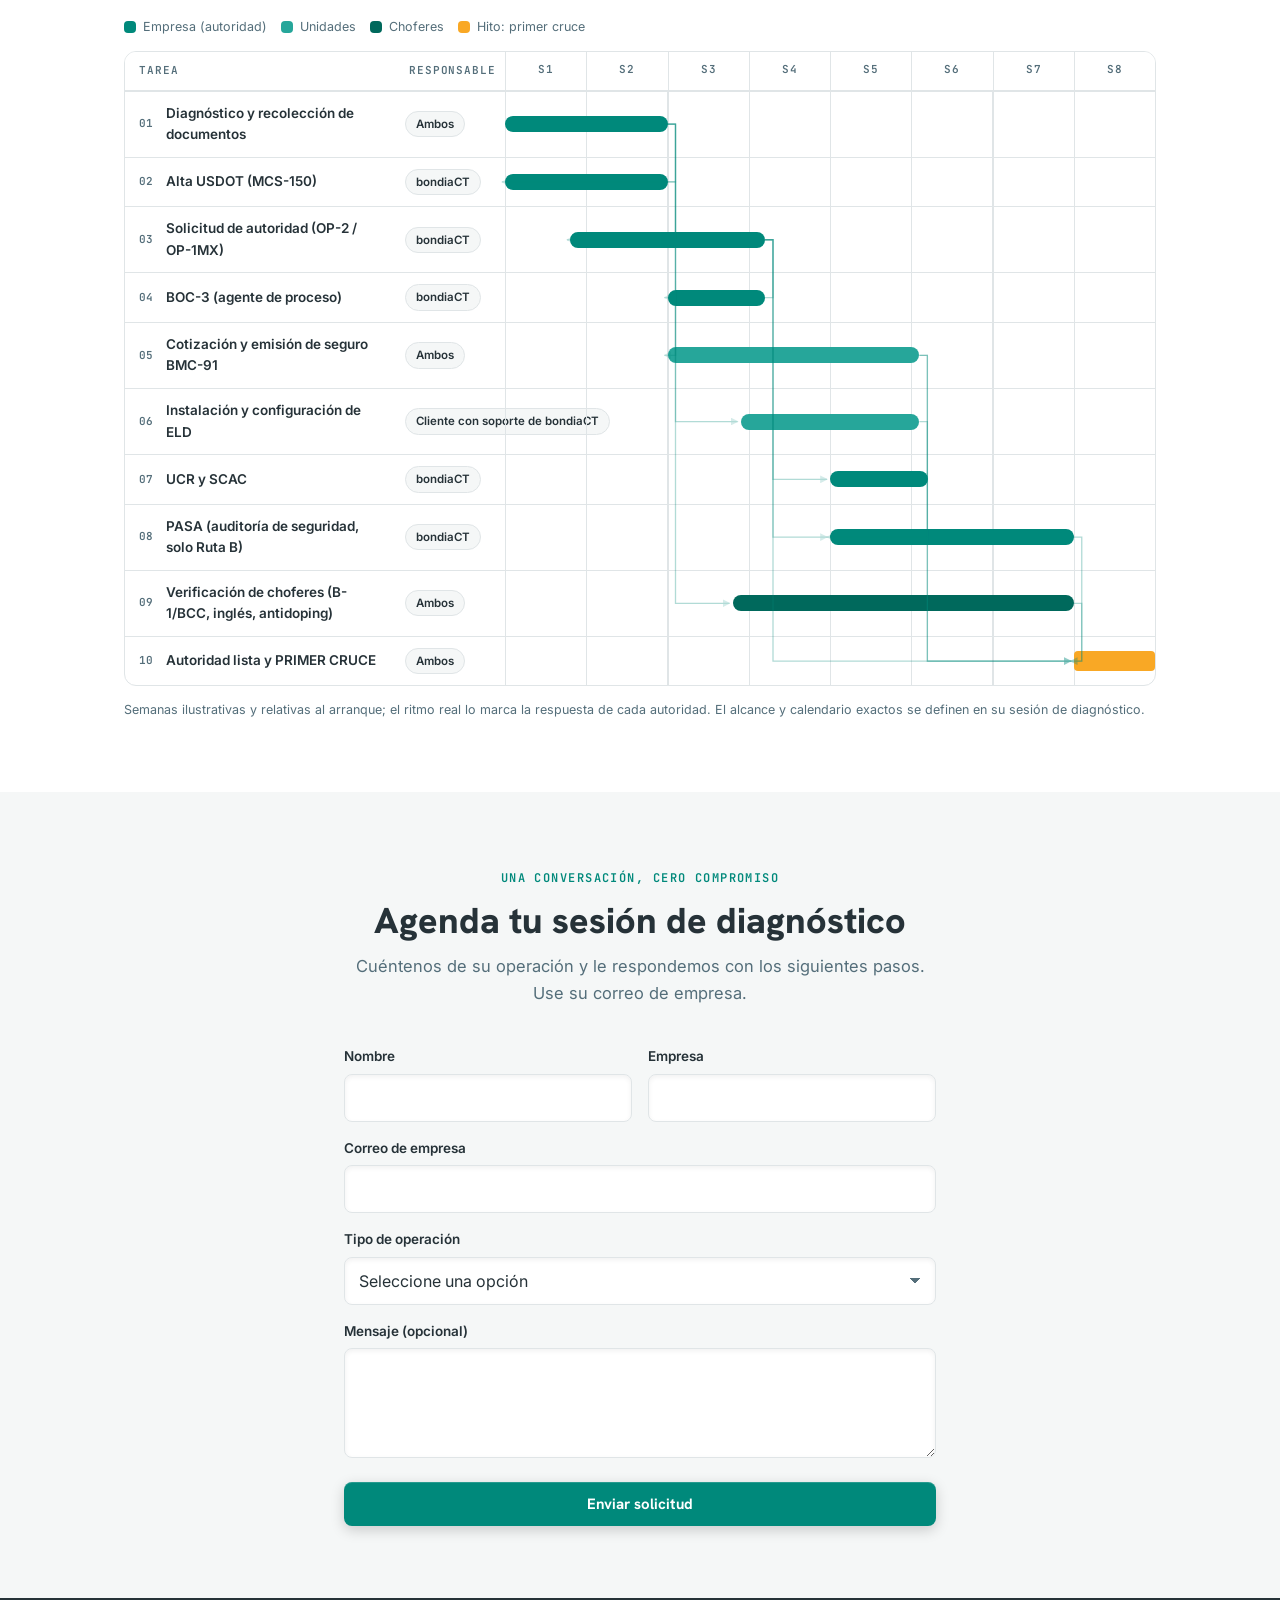
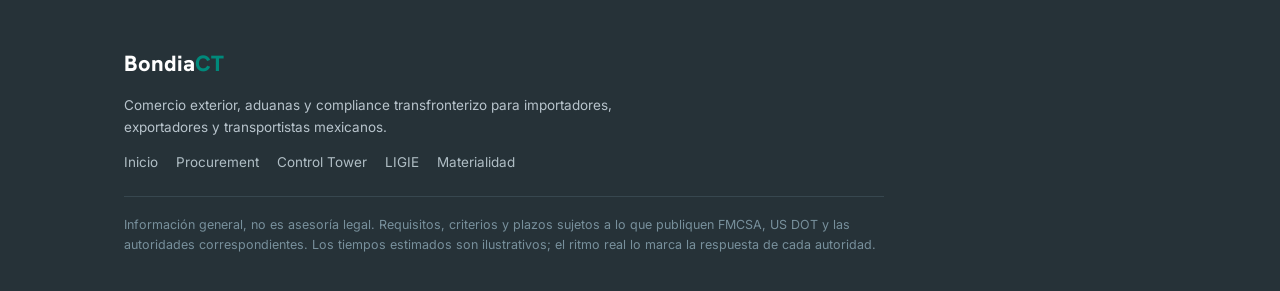
<file: bordercross/index.html>
<!DOCTYPE html>
<html lang="es">
<head>
<meta charset="UTF-8">
<meta name="viewport" content="width=device-width, initial-scale=1.0">
<title>Cruce Transfronterizo México EE.UU. | bondiaCT</title>
<meta name="description" content="Habilitamos su flota mexicana para cruzar a Estados Unidos ante FMCSA y US DOT, con gestión 100% remota y monitoreo para que nunca pierda su autoridad.">
<link rel="preconnect" href="https://fonts.googleapis.com">
<link rel="preconnect" href="https://fonts.gstatic.com" crossorigin>
<link href="https://fonts.googleapis.com/css2?family=Hanken+Grotesk:wght@400;600;700;800&family=Inter:wght@400;500;600;700&family=JetBrains+Mono:wght@400;500;600&display=swap" rel="stylesheet">
<style>
/* Tema 1: Marca bondiaCT (teal) */
:root{
  --primary:#00897B; --primary-dark:#00695C; --secondary:#263238; --tertiary:#F5F7F7; --neutral:#121212;
  --bg:#FFFFFF; --bg-alt:#F5F7F7; --card:#FFFFFF; --text:#263238; --text-soft:#546E7A; --border:#E0E5E7; --accent:#00897B; --accent-soft:#E0F2F1;
  --hero:#263238; --hero-acc:#4DB6AC;
}
/* Tema 2: Nocturno */
html.dark{
  --bg:#121212; --bg-alt:#1A1D1E; --card:#1E2224; --text:#ECEFF1; --text-soft:#9FB1BA; --border:#2E3538; --accent:#26A69A; --accent-soft:#12332F;
  --hero:#0D1416; --hero-acc:#4DB6AC;
}
/* Tema 3: Control Tower (índigo + lima) */
html.t-lima{
  --primary:#2B2F7F; --primary-dark:#14163B;
  --bg:#FFFFFF; --bg-alt:#F2F3FA; --card:#FFFFFF; --text:#23264A; --text-soft:#5A5F73; --border:#E3E5EE; --accent:#2B2F7F; --accent-soft:#EEF0F9;
  --hero:#14163B; --hero-acc:#C4E600;
  --b1:#2B2F7F; --b2:#5C63C4; --b3:#14163B; --hito:#9EBA00;
}
/* Tema 4: Desierto fronterizo */
html.t-arena{
  --primary:#B4552D; --primary-dark:#7A3A1E;
  --bg:#FBF8F3; --bg-alt:#F3EDE2; --card:#FFFFFF; --text:#3E2F23; --text-soft:#8A7361; --border:#E6DCCB; --accent:#B4552D; --accent-soft:#F7E5DB;
  --hero:#3E2F23; --hero-acc:#D98E5F;
  --b1:#B4552D; --b2:#D98E5F; --b3:#7A3A1E; --hito:#C99A2C;
}
/* Tema 5: Acero corporativo */
html.t-acero{
  --primary:#33608D; --primary-dark:#1F3F60;
  --bg:#F7F9FB; --bg-alt:#EDF1F5; --card:#FFFFFF; --text:#1C2733; --text-soft:#5D7288; --border:#D9E1E8; --accent:#33608D; --accent-soft:#E3ECF4;
  --hero:#1F3F60; --hero-acc:#9CC3E5;
  --b1:#33608D; --b2:#6A93BC; --b3:#1F3F60; --hito:#C0762F;
}
*{margin:0;padding:0;box-sizing:border-box;-webkit-tap-highlight-color:transparent;}
html{scroll-behavior:smooth;-webkit-text-size-adjust:100%;text-size-adjust:100%;}
body{font-family:'Inter',sans-serif;background:var(--bg);color:var(--text);line-height:1.6;font-size:16px;transition:background 0.25s,color 0.25s;}
h1,h2,h3{font-family:'Hanken Grotesk',sans-serif;line-height:1.15;}
a{color:var(--accent);text-decoration:none;}
a:hover{color:var(--primary-dark);text-decoration:underline;}
html.dark a:hover{color:#4DB6AC;}
.mono{font-family:'JetBrains Mono',monospace;font-size:12px;letter-spacing:0.12em;text-transform:uppercase;color:var(--accent);font-weight:600;}
.wrap{max-width:1080px;margin:0 auto;padding:0 24px;}
/* NAV */
nav{position:sticky;top:0;z-index:50;background:var(--bg);border-bottom:1px solid var(--border);}
.nav-in{display:flex;align-items:center;justify-content:space-between;gap:16px;height:64px;}
.brand{font-family:'Hanken Grotesk',sans-serif;font-weight:800;font-size:22px;color:var(--text);text-decoration:none;}
.brand:hover{text-decoration:none;color:var(--text);}
.brand span{color:var(--accent);font-style:normal;}
.nav-links{display:flex;gap:22px;align-items:center;}
.nav-links a{color:var(--text-soft);font-size:14px;font-weight:500;}
.nav-links a:hover{color:var(--accent);text-decoration:none;}
.toggles{display:flex;gap:8px;align-items:center;}
.tglb, .tgl{font-family:'JetBrains Mono',monospace;font-size:12px;font-weight:600;background:var(--bg-alt);color:var(--text-soft);border:1px solid var(--border);border-radius:6px;padding:7px 12px;cursor:pointer;box-shadow:0 2px 6px rgba(0,0,0,0.08);min-height:32px;}
.tgl:hover{border-color:var(--accent);color:var(--accent);}
.tgl.on{background:var(--accent);color:#fff;border-color:var(--accent);}
.swatch{width:24px;height:24px;border-radius:50%;border:2px solid var(--border);cursor:pointer;padding:0;transition:transform 0.15s;}
.swatch:hover{transform:scale(1.18);}
.swatch.on{outline:2px solid var(--accent);outline-offset:2px;}
/* Hamburguesa */
.burger{display:none;flex-direction:column;justify-content:center;gap:5px;width:44px;height:44px;background:var(--bg-alt);border:1px solid var(--border);border-radius:8px;cursor:pointer;padding:0 11px;box-shadow:0 2px 6px rgba(0,0,0,0.08);}
.burger span{display:block;height:2px;background:var(--text);border-radius:2px;transition:transform 0.25s,opacity 0.25s;}
.burger.open span:nth-child(1){transform:translateY(7px) rotate(45deg);}
.burger.open span:nth-child(2){opacity:0;}
.burger.open span:nth-child(3){transform:translateY(-7px) rotate(-45deg);}
.mobile-menu{display:none;background:var(--bg);border-bottom:1px solid var(--border);box-shadow:0 14px 30px rgba(0,0,0,0.14);}
.mobile-menu.open{display:block;}
.mobile-menu a{display:block;padding:15px 24px;color:var(--text);font-size:15.5px;font-weight:600;border-top:1px solid var(--border);min-height:44px;}
.mobile-menu a:hover{background:var(--bg-alt);color:var(--accent);text-decoration:none;}
.cta-btn{display:inline-block;background:var(--primary);color:#fff;font-family:'Hanken Grotesk',sans-serif;font-weight:700;font-size:15px;padding:12px 24px;border-radius:8px;border:none;cursor:pointer;box-shadow:0 4px 14px rgba(0,0,0,0.18),inset 0 1px 0 rgba(255,255,255,0.15);transition:transform 0.15s,box-shadow 0.15s;min-height:44px;}
.cta-btn:hover{background:var(--primary-dark);color:#fff;text-decoration:none;transform:translateY(-2px);box-shadow:0 8px 22px rgba(0,0,0,0.24),inset 0 1px 0 rgba(255,255,255,0.15);}
.cta-btn:active{transform:translateY(0);box-shadow:0 2px 8px rgba(0,0,0,0.2);}
html.dark .cta-btn{background:var(--accent);color:#0B1211;}
html.dark .cta-btn:hover{background:#4DB6AC;}
/* HERO */
.hero{background:var(--hero);color:#ECEFF1;padding:88px 0 80px;position:relative;overflow:hidden;}
.hero-bg{position:absolute;inset:0;width:100%;height:100%;object-fit:cover;opacity:0.28;}
.hero-veil{position:absolute;inset:0;background:linear-gradient(100deg,var(--hero) 30%,transparent 85%);opacity:0.9;}
.hero .wrap{position:relative;z-index:2;}
.hero .mono{color:var(--hero-acc);}
.hero h1{font-size:clamp(32px,5vw,52px);font-weight:800;margin:14px 0 18px;max-width:820px;color:#fff;}
.hero p{font-size:18px;color:#B0BEC5;max-width:680px;margin-bottom:30px;}
.hero-badges{display:flex;flex-wrap:wrap;gap:10px;margin-top:34px;}
.hero-badges span{font-family:'JetBrains Mono',monospace;font-size:12px;color:var(--hero-acc);border:1px solid rgba(255,255,255,0.28);border-radius:20px;padding:6px 14px;}
/* SECTIONS */
section{padding:72px 0;}
section.alt{background:var(--bg-alt);}
.sec-head{max-width:720px;margin-bottom:40px;}
.sec-head h2{font-size:clamp(26px,3.5vw,36px);font-weight:800;margin:10px 0 12px;}
.sec-head p{color:var(--text-soft);font-size:16.5px;}
.grid3{display:grid;grid-template-columns:repeat(3,1fr);gap:18px;}
.grid2{display:grid;grid-template-columns:1fr 1fr;gap:18px;}
.card{background:var(--card);border:1px solid var(--border);border-radius:10px;padding:24px;}
.card,.step,.lock,.route,.note{transition:transform 0.25s ease,box-shadow 0.25s ease;box-shadow:0 3px 10px rgba(0,0,0,0.06);}
.card:hover,.step:hover,.lock:hover,.route:hover,.note:hover{transform:translateY(-5px);box-shadow:0 16px 34px rgba(0,0,0,0.13);}
html.dark .card:hover,html.dark .step:hover,html.dark .lock:hover,html.dark .route:hover,html.dark .note:hover{box-shadow:0 16px 34px rgba(0,0,0,0.5);}
@keyframes tipin{from{opacity:0;transform:translateY(10px);}to{opacity:1;transform:none;}}
.ph{margin:0;border-radius:12px;overflow:hidden;border:1px solid var(--border);}
.ph img{width:100%;height:100%;object-fit:cover;display:block;min-height:220px;}
.key-row{display:grid;grid-template-columns:1fr 1.5fr;gap:18px;margin-top:44px;align-items:stretch;}
.key-row .key,.key-row .note{margin-top:0;display:flex;align-items:center;}
.locks-row{display:grid;grid-template-columns:1.45fr 1fr;gap:18px;align-items:stretch;}
.card h3{font-size:18px;font-weight:700;margin-bottom:8px;}
.card p{font-size:14.5px;color:var(--text-soft);}
.num{font-family:'JetBrains Mono',monospace;font-size:13px;font-weight:600;color:var(--accent);display:block;margin-bottom:10px;}
/* KEY MESSAGE */
.key{background:var(--accent-soft);border-left:4px solid var(--accent);border-radius:0 10px 10px 0;padding:26px 30px;margin-top:44px;}
.key p{font-size:17px;}
/* ROUTES */
.route{border:1px solid var(--border);border-radius:12px;overflow:hidden;background:var(--card);}
.route-head{padding:18px 24px;color:#fff;}
.route-head .mono{color:rgba(255,255,255,0.75);}
.route-head h3{font-size:22px;font-weight:800;margin-top:2px;color:#fff;}
.route ul{list-style:none;padding:20px 24px;display:grid;gap:12px;}
.route li{font-size:14.5px;padding-left:22px;position:relative;color:var(--text);}
.route li::before{content:"";position:absolute;left:0;top:8px;width:9px;height:9px;border-radius:50%;background:var(--accent);}
.note{background:var(--bg-alt);border:1px solid var(--border);border-radius:10px;padding:20px 24px;margin-top:20px;font-size:15px;}
html.dark .note{background:var(--card);}
/* LOCKS */
.lock{display:flex;gap:16px;align-items:flex-start;background:var(--card);border:1px solid var(--border);border-radius:10px;padding:18px 20px;}
.lock-n{flex:none;width:38px;height:38px;border-radius:50%;background:var(--accent);color:#fff;display:flex;align-items:center;justify-content:center;font-family:'Hanken Grotesk',sans-serif;font-weight:800;font-size:17px;}
html.dark .lock-n{color:#0B1211;}
.lock div:last-child{font-size:15px;}
.locks{display:grid;gap:12px;max-width:820px;}
/* STEPS */
.steps{display:grid;grid-template-columns:repeat(4,1fr);gap:18px;counter-reset:step;}
.step{background:var(--card);border:1px solid var(--border);border-radius:10px;padding:22px;}
.step h3{font-size:16.5px;font-weight:700;margin:10px 0 6px;}
.step p{font-size:14px;color:var(--text-soft);}
/* FORM */
.form-wrap{max-width:640px;margin:0 auto;}
form{display:grid;gap:16px;}
.f2{display:grid;grid-template-columns:1fr 1fr;gap:16px;}
label{font-size:13.5px;font-weight:600;display:block;margin-bottom:6px;}
input,select,textarea{width:100%;font-family:'Inter',sans-serif;font-size:16px;padding:13px 14px;border:1px solid var(--border);border-radius:8px;background:var(--card);color:var(--text);box-shadow:inset 0 2px 5px rgba(0,0,0,0.06);-webkit-appearance:none;appearance:none;min-height:44px;}
select{background-image:linear-gradient(45deg,transparent 50%,var(--text-soft) 50%),linear-gradient(135deg,var(--text-soft) 50%,transparent 50%);background-position:calc(100% - 20px) 50%,calc(100% - 15px) 50%;background-size:5px 5px;background-repeat:no-repeat;}
input:focus,select:focus,textarea:focus{outline:2px solid var(--accent);border-color:var(--accent);box-shadow:inset 0 2px 5px rgba(0,0,0,0.04),0 0 0 4px var(--accent-soft);}
textarea{min-height:110px;resize:vertical;}
.form-msg{font-size:14px;padding:12px 16px;border-radius:8px;display:none;}
.form-msg.ok{display:block;background:var(--accent-soft);color:var(--accent);border:1px solid var(--accent);}
.form-msg.err{display:block;background:#FBE9E7;color:#C62828;border:1px solid #C62828;}
html.dark .form-msg.err{background:#331A17;color:#FF8A80;border-color:#FF8A80;}
.hp{position:absolute;left:-9999px;opacity:0;height:0;overflow:hidden;}
/* FOOTER */
footer{background:var(--hero);color:#B8C4CC;padding:48px 0 36px;font-size:13.5px;}
footer .brand{color:#fff;margin-bottom:14px;display:inline-block;}
.foot-links{display:flex;flex-wrap:wrap;gap:18px;margin:14px 0 22px;}
.foot-links a{color:#B0BEC5;font-size:13.5px;}
.foot-links a:hover{color:var(--hero-acc);}
.legal{border-top:1px solid #37474F;padding-top:18px;font-size:12.5px;color:#78909C;max-width:760px;}
/* GANTT */
:root{--b1:#00897B;--b2:#26A69A;--b3:#00695C;--hito:#F9A825;}
html.dark{--b1:#26A69A;--b2:#4DB6AC;--b3:#00897B;--hito:#FFD54F;}
.legend{display:flex;flex-wrap:wrap;gap:14px;font-size:12.5px;color:var(--text-soft);margin-bottom:14px;}
.legend span{display:inline-flex;gap:7px;align-items:center;}
.dot{width:12px;height:12px;border-radius:4px;display:inline-block;}
.gantt-outer{overflow-x:auto;border:1px solid var(--border);border-radius:12px;background:var(--card);}
.gantt{min-width:860px;position:relative;}
.g-head,.g-row{display:grid;grid-template-columns:270px 110px 1fr;align-items:stretch;}
.g-head{border-bottom:2px solid var(--border);background:var(--card);}
.g-head > div{padding:10px 14px;font-family:'JetBrains Mono',monospace;font-size:11px;letter-spacing:0.08em;text-transform:uppercase;font-weight:600;color:var(--text-soft);}
.gweeks{display:grid;grid-template-columns:repeat(8,1fr);padding:0 !important;}
.gweeks div{padding:9px 4px;text-align:center;border-left:1px solid var(--border);}
.g-row{border-bottom:1px solid var(--border);cursor:pointer;}
.g-row:last-child{border-bottom:none;}
.g-row.sel{background:var(--accent-soft);}
.col-task{padding:11px 14px;font-size:13.5px;font-weight:600;display:flex;gap:9px;align-items:center;}
.col-task .tno{font-family:'JetBrains Mono',monospace;font-size:11px;color:var(--text-soft);flex:none;width:18px;}
.col-resp{padding:11px 10px;font-size:12px;display:flex;align-items:center;}
.col-resp b{font-weight:600;color:var(--text);background:var(--bg-alt);border:1px solid var(--border);border-radius:20px;padding:3px 10px;font-size:11.5px;white-space:nowrap;}
.col-bar{position:relative;background:repeating-linear-gradient(to right, var(--border) 0 1px, transparent 1px calc(100%/8));}
.gbar{position:absolute;top:50%;transform:translateY(-50%);height:16px;border-radius:8px;transition:filter 0.15s;}
.g-row:hover .gbar,.g-row.sel .gbar{filter:brightness(1.12);box-shadow:0 0 0 2px var(--bg),0 0 0 4px var(--accent);}
.gbar.hito{height:20px;border-radius:4px;}
svg.gdeps{position:absolute;inset:0;width:100%;height:100%;pointer-events:none;z-index:4;}
#gtip{animation:tipin 0.18s ease;position:fixed;z-index:60;background:var(--secondary);color:#ECEFF1;font-size:12.5px;line-height:1.45;padding:10px 13px;border-radius:8px;max-width:280px;display:none;pointer-events:none;box-shadow:0 6px 24px rgba(0,0,0,0.25);}
#gtip b{display:block;font-size:13px;margin-bottom:3px;}
.gdetail{margin-top:16px;background:var(--card);border:1px solid var(--border);border-left:4px solid var(--accent);border-radius:0 12px 12px 0;padding:20px 24px;display:none;}
.gdetail.open{display:block;animation:tipin 0.25s ease;}
.gdetail h3{font-size:18px;font-weight:800;margin:4px 0 12px;}
.d-grid{display:grid;grid-template-columns:repeat(auto-fit,minmax(200px,1fr));gap:14px;}
.d-item .mono{display:block;margin-bottom:3px;font-size:11px;}
.d-item p{font-size:14px;}
.gnote{font-size:12.5px;color:var(--text-soft);margin-top:14px;}
@media (max-width:860px){
  .grid3,.grid2,.steps,.f2,.key-row,.locks-row{grid-template-columns:1fr;}
  .nav-links{display:none;}
  .burger{display:flex;}
  .nav-in .cta-btn{display:none;}
  section{padding:52px 0;}
  .hero{padding:60px 0 56px;}
  .hero h1{font-size:clamp(28px,7.5vw,38px);}
  .controls,.toggles{gap:10px;}
}
@media (hover:none){
  .card:hover,.step:hover,.lock:hover,.route:hover,.note:hover{transform:none;}
}
@supports (-webkit-touch-callout:none){
  input,select,textarea{font-size:16px;}
}
</style>
</head>
<body>

<nav>
  <div class="wrap nav-in">
    <a class="brand" href="/">Bondia<span>CT</span></a>
    <div class="nav-links">
      <a href="#rutas" data-en="Route A vs B">Ruta A vs B</a>
      <a href="#requisitos" data-en="Requirements">Requisitos</a>
      <a href="#candados" data-en="The 5 locks">Los 5 candados</a>
      <a href="#proceso" data-en="How we work">Cómo trabajamos</a>
      <a href="#plan" data-en="Work plan">Plan de trabajo</a>
    </div>
    <div class="toggles">
      <button class="tgl on" id="btn-es" type="button">ES</button>
      <button class="tgl" id="btn-en" type="button">EN</button>
      <button class="tgl" id="btn-theme" type="button" data-en="Change color mode">Cambiar color</button>
      <a class="cta-btn" href="#contacto" data-en="Book a diagnostic session">Agenda tu diagnóstico</a>
      <button class="burger" id="burger" type="button" aria-label="Abrir menú" aria-expanded="false"><span></span><span></span><span></span></button>
    </div>
  </div>
  <div class="mobile-menu" id="mobile-menu">
    <a href="#rutas" data-en="Route A vs B">Ruta A vs B</a>
    <a href="#requisitos" data-en="Requirements">Requisitos</a>
    <a href="#candados" data-en="The 5 locks">Los 5 candados</a>
    <a href="#proceso" data-en="How we work">Cómo trabajamos</a>
    <a href="#plan" data-en="Work plan">Plan de trabajo</a>
    <a href="#contacto" style="color:var(--accent);" data-en="Book your diagnostic session">Agenda tu sesión de diagnóstico</a>
  </div>
</nav>

<header class="hero">
  <img class="hero-bg" src="/bordercross/img/border-queue.png" alt="">
  <div class="hero-veil"></div>
  <div class="wrap">
    <span class="mono" data-en="Cross border trucking Mexico USA">Cruce transfronterizo México EE.UU.</span>
    <h1 data-en="Get your trucks crossing into the United States. And make sure you never lose your authority.">Ponga sus tractos a cruzar a Estados Unidos. Y blinde que nunca pierdan la autoridad.</h1>
    <p data-en="We enable Mexican fleets before FMCSA and US DOT: federal authority, unit registration and driver compliance. Managed 100% remotely from Mexico, no trip to the US required for the process.">Habilitamos flotas mexicanas ante FMCSA y US DOT: autoridad federal, registro de unidades y cumplimiento de choferes. Gestión 100% remota desde México, sin viajar a EE.UU. para el trámite.</p>
    <a class="cta-btn" href="#contacto" data-en="Book your diagnostic session">Agenda tu sesión de diagnóstico</a>
    <div class="hero-badges">
      <span>FMCSA / US DOT</span>
      <span data-en="Bilingual and bicultural">Bilingüe y bicultural</span>
      <span data-en="100% remote management">Gestión 100% remota</span>
      <span data-en="Continuity monitoring">Monitoreo de continuidad</span>
    </div>
  </div>
</header>

<section>
  <div class="wrap">
    <div class="sec-head">
      <span class="mono" data-en="The real problem">El problema real</span>
      <h2 data-en="Crossing is viable. Keeping the authority is the hard part.">Cruzar es viable. Lo difícil es no perder la autoridad.</h2>
      <p data-en="Enabling a Mexican fleet to cross into the US rests on three layers that must move in parallel. We manage all three as one project.">Habilitar una flota mexicana para cruzar a EE.UU. se apoya en tres capas que deben moverse en paralelo. Nosotros gestionamos las tres como un solo proyecto.</p>
    </div>
    <div class="grid3">
      <div class="card">
        <span class="num">01</span>
        <h3 data-en="The company">La empresa</h3>
        <p data-en="Federal authority before FMCSA and US DOT: USDOT number, operating authority, process agent and annual registrations.">Autoridad federal ante FMCSA y US DOT: número USDOT, autoridad de operación, agente de proceso y registros anuales.</p>
      </div>
      <div class="card">
        <span class="num">02</span>
        <h3 data-en="The units">Las unidades</h3>
        <p data-en="Registration, US insurance, electronic logging device (ELD) and CVSA/DOT inspection for tractor and trailer.">Registro, seguro americano, bitácora electrónica (ELD) e inspección CVSA/DOT de tracto y caja.</p>
      </div>
      <div class="card">
        <span class="num">03</span>
        <h3 data-en="The drivers">Los choferes</h3>
        <p data-en="B-1 visa or Border Crossing Card, English standard, hours of service control and Clearinghouse drug testing.">Visa B-1 o Border Crossing Card, estándar de inglés, control de horas de servicio y antidoping del Clearinghouse.</p>
      </div>
    </div>
    <div class="key-row">
    <figure class="ph"><img src="/bordercross/img/highway-sunset.png" alt="Tracto en carretera al atardecer"></figure>
    <div class="key">
      <p data-en="<strong>80% of companies that lose their US authority</strong> do not lose it for bad driving. They lose it for administrative neglect: a policy expired for one day, a biennial report not filed. Our value is not only getting you across, it is making sure you never lose it."><strong>El 80% de las empresas que pierden su autoridad en EE.UU.</strong> no la pierden por manejar mal. La pierden por descuido administrativo: una póliza vencida un día, un reporte bienal no presentado. Nuestro valor no es solo ponerlo a cruzar, es blindar que nunca lo pierda.</p>
    </div>
    </div>
  </div>
</section>

<section class="alt" id="rutas">
  <div class="wrap">
    <div class="sec-head">
      <span class="mono" data-en="The strategic fork">La bifurcación estratégica</span>
      <h2 data-en="Two routes of authority. They are not the same.">Dos rutas de autoridad. No son lo mismo.</h2>
      <p data-en="The most important decision, and the one that defines cost, time and risk, is how far you want to go: the commercial border zone or the US interior.">La decisión más importante, y la que define costo, tiempo y riesgo, es hasta dónde quiere llegar: la zona comercial fronteriza o el interior de EE.UU.</p>
    </div>
    <div class="grid2">
      <div class="route">
        <div class="route-head" style="background:#263238;">
          <span class="mono" data-en="Route A, OP-2 authority">Ruta A, Autoridad OP-2</span>
          <h3 data-en="Commercial Zone">Zona Comercial</h3>
        </div>
        <ul>
          <li data-en="Your tractors cross and operate within the commercial border strip (for example the Laredo or McAllen area).">Sus tractos cruzan y operan dentro de la franja comercial fronteriza (por ejemplo la zona de Laredo o McAllen).</li>
          <li data-en="Faster and more economical process.">Trámite más rápido y económico.</li>
          <li data-en="Driver advantage: if he does not pass the English standard he receives a citation but is NOT placed out of service.">Ventaja para el chofer: si no aprueba el estándar de inglés recibe citación pero NO lo sacan de circulación.</li>
          <li data-en="Ideal when cargo is transferred to a US carrier at the border (drayage model).">Ideal si la carga se transfiere a un carrier americano en la frontera (modelo drayage).</li>
        </ul>
      </div>
      <div class="route">
        <div class="route-head" style="background:#00897B;">
          <span class="mono" data-en="Route B, OP-1(MX) authority">Ruta B, Autoridad OP-1(MX)</span>
          <h3 data-en="Long Haul">Largo Recorrido</h3>
        </div>
        <ul>
          <li data-en="Your tractors deliver in the US interior (San Antonio, Dallas, Houston and beyond).">Sus tractos entregan en el interior de EE.UU. (San Antonio, Dallas, Houston y más allá).</li>
          <li data-en="Requires the Pre-Authorization Safety Audit (PASA) and an 18 month provisional period before becoming permanent.">Requiere la auditoría de seguridad previa (PASA) y un periodo provisional de 18 meses antes de volverse permanente.</li>
          <li data-en="Driver risk: since June 25, 2025, failing the English standard means being placed out of service on the road.">Riesgo del chofer: desde el 25 de junio de 2025, si no aprueba inglés lo ponen fuera de servicio en carretera.</li>
          <li data-en="Greater commercial reach, greater compliance demands.">Mayor alcance comercial, mayor exigencia de cumplimiento.</li>
        </ul>
      </div>
    </div>
    <div class="note">
      <p data-en="<strong>Expert nuance:</strong> on Route B you can start crossing with the provisional authority once the PASA is approved and insurance is on file. The 18 months are to make it permanent, not to make your first crossing. Many clients start on Route A to generate cash flow fast and migrate to Route B when volume justifies it."><strong>Matiz de experto:</strong> en la Ruta B usted puede empezar a cruzar con la autoridad provisional una vez aprobada la PASA y presentado el seguro. Los 18 meses son para volverla permanente, no para el primer cruce. Muchos clientes arrancan en Ruta A para generar flujo rápido y migran a Ruta B cuando el volumen lo justifica.</p>
    </div>
  </div>
</section>

<section id="requisitos">
  <div class="wrap">
    <div class="sec-head">
      <span class="mono" data-en="The complete file">El expediente completo</span>
      <h2 data-en="What your operation needs, without surprises">Lo que su operación necesita, sin sorpresas</h2>
      <p data-en="These are the pillars of the file we build and manage for you. Government fees and third party costs (insurance, ELD) are paid by your company directly to each authority or provider, with full transparency.">Estos son los pilares del expediente que armamos y gestionamos por usted. Los pagos a gobierno y terceros (seguro, ELD) los cubre su empresa directamente ante cada autoridad o proveedor, con total transparencia.</p>
    </div>
    <div class="grid3">
      <div class="card">
        <h3 data-en="Company level">Nivel empresa</h3>
        <p data-en="USDOT number (MCS-150), OP-2 or OP-1(MX) authority, BOC-3 process agent, annual UCR registration and SCAC code.">Número USDOT (MCS-150), autoridad OP-2 u OP-1(MX), agente de proceso BOC-3, registro anual UCR y código SCAC.</p>
      </div>
      <div class="card">
        <h3 data-en="Unit level">Nivel unidad</h3>
        <p data-en="US BMC-91 insurance (the number one point of failure), ELD per unit, CVSA/DOT inspection and FSMA temperature logs for reefer trailers.">Seguro americano BMC-91 (el punto de falla número uno), ELD por unidad, inspección CVSA/DOT y bitácoras FSMA de temperatura para cajas termo.</p>
      </div>
      <div class="card">
        <h3 data-en="Driver level">Nivel chofer</h3>
        <p data-en="B-1 visa or BCC, cabotage restriction (no domestic point to point trips inside the US), English standard and Clearinghouse drug testing.">Visa B-1 o BCC, restricción de cabotaje (sin viajes domésticos punto a punto dentro de EE.UU.), estándar de inglés y antidoping del Clearinghouse.</p>
      </div>
    </div>
    <div class="key-row" style="margin-top:24px;">
    <div class="note" style="margin-top:0;">
      <p data-en="<strong>And C-TPAT?</strong> It is not required to cross legally. It is a voluntary trusted partner program (its Mexican equivalent is OEA) that unlocks FAST lanes: faster crossings and fewer inspections. We treat it as a phase two competitive lever, not an entry barrier."><strong>¿Y C-TPAT?</strong> No es obligatorio para cruzar legalmente. Es un programa voluntario de socio confiable (su equivalente mexicano es OEA) que abre los carriles FAST: cruces más rápidos y menos inspecciones. Lo tratamos como palanca de competitividad de fase dos, no como obstáculo de entrada.</p>
    </div>
    <figure class="ph"><img src="/bordercross/img/reefer-open.png" alt="Caja refrigerada abierta"></figure>
    </div>
  </div>
</section>

<section class="alt" id="candados">
  <div class="wrap">
    <div class="sec-head">
      <span class="mono" data-en="Continuity shield">Blindaje de continuidad</span>
      <h2 data-en="The 5 golden locks">Los 5 candados de oro</h2>
      <p data-en="These five points keep your authority alive. They are exactly what our monthly monitoring covers.">Estos cinco puntos mantienen viva su autoridad. Son exactamente lo que cubre nuestro monitoreo mensual.</p>
    </div>
    <div class="locks-row">
    <div class="locks">
      <div class="lock"><div class="lock-n">1</div><div data-en="<strong>Continuous insurance:</strong> if the BMC-91 policy lapses for a single day, FMCSA revokes the authority automatically."><strong>Seguro continuo:</strong> si la póliza BMC-91 vence un solo día, FMCSA revoca la autoridad automáticamente.</div></div>
      <div class="lock"><div class="lock-n">2</div><div data-en="<strong>Biennial MCS-150:</strong> fleet data must be updated every 2 years, mandatory."><strong>MCS-150 bienal:</strong> actualizar los datos de la flota cada 2 años, obligatorio.</div></div>
      <div class="lock"><div class="lock-n">3</div><div data-en="<strong>Hours of service (ELD):</strong> electronic logs always up to date."><strong>Horas de servicio (ELD):</strong> bitácoras electrónicas siempre al día.</div></div>
      <div class="lock"><div class="lock-n">4</div><div data-en="<strong>Drug testing:</strong> random pools and Clearinghouse queries fulfilled on time."><strong>Antidoping:</strong> cumplir sorteos aleatorios y consultas del Clearinghouse a tiempo.</div></div>
      <div class="lock"><div class="lock-n">5</div><div data-en="<strong>Sanitary records (reefer):</strong> temperature and washout logs kept for the FDA."><strong>Registros sanitarios (termo):</strong> conservar bitácoras de temperatura y lavado para la FDA.</div></div>
    </div>
    <figure class="ph"><img src="/bordercross/img/dot-phone.png" alt="Monitoreo de cumplimiento en dispositivo móvil"></figure>
    </div>
  </div>
</section>

<section id="proceso">
  <div class="wrap">
    <div class="sec-head">
      <span class="mono" data-en="How we work">Cómo trabajamos</span>
      <h2 data-en="Turnkey, with project methodology">Llave en mano, con metodología de proyecto</h2>
      <p data-en="Deliverables, dependencies and clear dates, not vague promises. A bilingual, bicultural bridge between SCT (Mexico) and DOT/FMCSA (USA).">Entregables, dependencias y fechas claras, no promesas vagas. Un puente bilingüe y bicultural entre la SCT (México) y DOT/FMCSA (EE.UU.).</p>
    </div>
    <div class="steps">
      <div class="step">
        <span class="num">Paso 1</span>
        <h3 data-en="Diagnostic session">Sesión de diagnóstico</h3>
        <p data-en="We review your fleet, cargo and destinations, and define the right route (A or B) with real insurance quotes.">Revisamos su flota, carga y destinos, y definimos la ruta correcta (A o B) con cotizaciones reales de seguro.</p>
      </div>
      <div class="step">
        <span class="num">Paso 2</span>
        <h3 data-en="File and filings">Expediente y trámites</h3>
        <p data-en="We build the complete file and file everything before FMCSA and US DOT, 100% remotely.">Armamos el expediente completo y radicamos todo ante FMCSA y US DOT, 100% en remoto.</p>
      </div>
      <div class="step">
        <span class="num">Paso 3</span>
        <h3 data-en="First crossing">Primer cruce</h3>
        <p data-en="Units and drivers ready: insurance, ELD, inspection and border coordination for your first load.">Unidades y choferes listos: seguro, ELD, inspección y coordinación en frontera para su primera carga.</p>
      </div>
      <div class="step">
        <span class="num">Paso 4</span>
        <h3 data-en="Monitoring">Monitoreo</h3>
        <p data-en="Proactive monthly monitoring of the 5 locks so you never lose the authority.">Monitoreo mensual proactivo de los 5 candados para que nunca pierda la autoridad.</p>
      </div>
    </div>
  </div>
</section>

<section id="plan">
  <div class="wrap">
    <div class="sec-head">
      <span class="mono" data-en="Work plan, Phase I">Plan de trabajo, Fase I</span>
      <h2 data-en="The route, week by week">La ruta, semana por semana</h2>
      <p data-en="Eight relative weeks (W1 to W8) from kickoff. Hover over a bar for the summary, click for owner, duration, dependencies and deliverable.">Ocho semanas relativas (S1 a S8) desde el arranque. Pase el mouse sobre una barra para el resumen, dé clic para ver responsable, duración, dependencias y entregable.</p>
    </div>
    <div class="legend">
      <span><i class="dot" style="background:var(--b1);"></i><em data-en="Company (authority)" style="font-style:normal;">Empresa (autoridad)</em></span>
      <span><i class="dot" style="background:var(--b2);"></i><em data-en="Units" style="font-style:normal;">Unidades</em></span>
      <span><i class="dot" style="background:var(--b3);"></i><em data-en="Drivers" style="font-style:normal;">Choferes</em></span>
      <span><i class="dot" style="background:var(--hito);"></i><em data-en="Milestone: first crossing" style="font-style:normal;">Hito: primer cruce</em></span>
    </div>
    <div class="gantt-outer">
      <div class="gantt" id="gantt">
        <div class="g-head">
          <div data-en="Task">Tarea</div>
          <div data-en="Owner">Responsable</div>
          <div class="gweeks"><div>S1</div><div>S2</div><div>S3</div><div>S4</div><div>S5</div><div>S6</div><div>S7</div><div>S8</div></div>
        </div>
        <div id="grows"></div>
        <svg class="gdeps" id="gdepsvg"></svg>
      </div>
    </div>
    <div class="gdetail" id="gdetail">
      <span class="mono" id="gd-eyebrow"></span>
      <h3 id="gd-title"></h3>
      <div class="d-grid">
        <div class="d-item"><span class="mono" data-en="Owner">Responsable</span><p id="gd-resp"></p></div>
        <div class="d-item"><span class="mono" data-en="Duration">Duración</span><p id="gd-dur"></p></div>
        <div class="d-item"><span class="mono" data-en="Dependencies">Dependencias</span><p id="gd-deps"></p></div>
        <div class="d-item"><span class="mono" data-en="Deliverable">Entregable</span><p id="gd-out"></p></div>
      </div>
    </div>
    <p class="gnote" data-en="Weeks are illustrative and relative to kickoff; the real pace is set by each authority's response. Exact scope and calendar are defined in your diagnostic session.">Semanas ilustrativas y relativas al arranque; el ritmo real lo marca la respuesta de cada autoridad. El alcance y calendario exactos se definen en su sesión de diagnóstico.</p>
  </div>
</section>

<section class="alt" id="contacto">
  <div class="wrap form-wrap">
    <div class="sec-head" style="text-align:center;max-width:none;">
      <span class="mono" data-en="One conversation, zero commitment">Una conversación, cero compromiso</span>
      <h2 data-en="Book your diagnostic session">Agenda tu sesión de diagnóstico</h2>
      <p data-en="Tell us about your operation and we will reply with next steps. Use your company email.">Cuéntenos de su operación y le respondemos con los siguientes pasos. Use su correo de empresa.</p>
    </div>
    <form id="lead-form" action="/api/submit-lead" method="POST">
      <div class="f2">
        <div>
          <label for="f-name" data-en="Name">Nombre</label>
          <input id="f-name" name="name" type="text" required autocomplete="name">
        </div>
        <div>
          <label for="f-company" data-en="Company">Empresa</label>
          <input id="f-company" name="company" type="text" required autocomplete="organization">
        </div>
      </div>
      <div>
        <label for="f-email" data-en="Company email">Correo de empresa</label>
        <input id="f-email" name="email" type="email" required autocomplete="email">
      </div>
      <div>
        <label for="f-operation" data-en="Type of operation">Tipo de operación</label>
        <select id="f-operation" name="operation_type" required>
          <option value="" data-en="Select an option">Seleccione una opción</option>
          <option value="flota_propia" data-en="Own fleet wanting to cross to the US">Flota propia que quiere cruzar a EE.UU.</option>
          <option value="zona_comercial" data-en="Border commercial zone (drayage)">Zona comercial fronteriza (drayage)</option>
          <option value="largo_recorrido" data-en="Long haul into the US interior">Largo recorrido al interior de EE.UU.</option>
          <option value="ya_cruzo" data-en="Already crossing, need compliance monitoring">Ya cruzo, necesito monitoreo de compliance</option>
          <option value="otro" data-en="Other">Otro</option>
        </select>
      </div>
      <div>
        <label for="f-message" data-en="Message (optional)">Mensaje (opcional)</label>
        <textarea id="f-message" name="message"></textarea>
      </div>
      <div class="hp" aria-hidden="true">
        <label for="f-web">Website</label>
        <input id="f-web" name="website" type="text" tabindex="-1" autocomplete="off">
      </div>
      <input type="hidden" name="source" value="bondiact.io/bordercross">
      <div class="form-msg" id="form-msg"></div>
      <button class="cta-btn" type="submit" data-en="Send request">Enviar solicitud</button>
    </form>
  </div>
</section>

<footer>
  <div class="wrap">
    <a class="brand" href="/">Bondia<span>CT</span></a>
    <p style="max-width:520px;" data-en="Foreign trade, customs and cross border compliance for Mexican importers, exporters and carriers.">Comercio exterior, aduanas y compliance transfronterizo para importadores, exportadores y transportistas mexicanos.</p>
    <div class="foot-links">
      <a href="/" data-en="Home">Inicio</a>
      <a href="/procurement">Procurement</a>
      <a href="/controltower">Control Tower</a>
      <a href="/ligie">LIGIE</a>
      <a href="/materialidad" data-en="Materiality">Materialidad</a>
    </div>
    <p class="legal" data-en="General information, not legal advice. Requirements, criteria and deadlines are subject to publication by FMCSA, US DOT and the corresponding authorities. Estimated times are illustrative; the real pace is set by each authority's response.">Información general, no es asesoría legal. Requisitos, criterios y plazos sujetos a lo que publiquen FMCSA, US DOT y las autoridades correspondientes. Los tiempos estimados son ilustrativos; el ritmo real lo marca la respuesta de cada autoridad.</p>
  </div>
</footer>

<div id="gtip"></div>
<script>
(function(){
  var GL='es';
  var TASKS=[
    {id:1,s:1,e:3,ph:1,name:{es:"Diagnóstico y recolección de documentos",en:"Diagnostic and document gathering"},resp:{es:"Ambos (bondiaCT y Cliente)",en:"Both (bondiaCT and Client)"},out:{es:"Expediente completo de empresa, unidades y choferes",en:"Complete file for company, units and drivers"},deps:[]},
    {id:2,s:1,e:3,ph:1,name:{es:"Alta USDOT (MCS-150)",en:"USDOT registration (MCS-150)"},resp:{es:"bondiaCT",en:"bondiaCT"},out:{es:"Número USDOT asignado",en:"USDOT number assigned"},deps:[1]},
    {id:3,s:1.8,e:4.2,ph:1,name:{es:"Solicitud de autoridad (OP-2 / OP-1MX)",en:"Authority application (OP-2 / OP-1MX)"},resp:{es:"bondiaCT",en:"bondiaCT"},out:{es:"Autoridad de operación en trámite ante FMCSA",en:"Operating authority filed with FMCSA"},deps:[2]},
    {id:4,s:3,e:4.2,ph:1,name:{es:"BOC-3 (agente de proceso)",en:"BOC-3 (process agent)"},resp:{es:"bondiaCT",en:"bondiaCT"},out:{es:"Representante legal designado en EE.UU.",en:"Legal representative designated in the US"},deps:[3]},
    {id:5,s:3,e:6.1,ph:2,name:{es:"Cotización y emisión de seguro BMC-91",en:"BMC-91 insurance quoting and issuance"},resp:{es:"Ambos (bondiaCT y Cliente)",en:"Both (bondiaCT and Client)"},out:{es:"Póliza BMC-91 activa y presentada ante FMCSA",en:"BMC-91 policy active and on file with FMCSA"},deps:[1]},
    {id:6,s:3.9,e:6.1,ph:2,name:{es:"Instalación y configuración de ELD",en:"ELD installation and setup"},resp:{es:"Cliente con soporte de bondiaCT",en:"Client with bondiaCT support"},out:{es:"Flota con bitácora electrónica operando",en:"Fleet with electronic logs running"},deps:[1]},
    {id:7,s:5,e:6.2,ph:1,name:{es:"UCR y SCAC",en:"UCR and SCAC"},resp:{es:"bondiaCT",en:"bondiaCT"},out:{es:"Registros anuales UCR y código SCAC",en:"Annual UCR registration and SCAC code"},deps:[3]},
    {id:8,s:5,e:8,ph:1,name:{es:"PASA (auditoría de seguridad, solo Ruta B)",en:"PASA (safety audit, Route B only)"},resp:{es:"bondiaCT",en:"bondiaCT"},out:{es:"Auditoría de seguridad previa aprobada",en:"Pre-authorization safety audit approved"},deps:[3,5]},
    {id:9,s:3.8,e:8,ph:3,name:{es:"Verificación de choferes (B-1/BCC, inglés, antidoping)",en:"Driver verification (B-1/BCC, English, drug testing)"},resp:{es:"Ambos (bondiaCT y Cliente)",en:"Both (bondiaCT and Client)"},out:{es:"Choferes habilitados y registrados en Clearinghouse",en:"Drivers enabled and registered in the Clearinghouse"},deps:[1]},
    {id:10,s:8,e:9,ph:4,name:{es:"Autoridad lista y PRIMER CRUCE",en:"Authority ready and FIRST CROSSING"},resp:{es:"Ambos (bondiaCT y Cliente)",en:"Both (bondiaCT and Client)"},out:{es:"Unidad cruzando con carga, operación en marcha",en:"Unit crossing with cargo, operation running"},deps:[3,5,6,8,9]}
  ];
  var PV={1:"--b1",2:"--b2",3:"--b3",4:"--hito"};
  var PN={1:{es:"Empresa (autoridad)",en:"Company (authority)"},2:{es:"Unidades",en:"Units"},3:{es:"Choferes",en:"Drivers"},4:{es:"Hito",en:"Milestone"}};
  var grows=document.getElementById('grows');
  function pad(n){return (n<10?'0':'')+n;}
  function byId(id){for(var i=0;i<TASKS.length;i++){if(TASKS[i].id===id)return TASKS[i];}return null;}
  function durTxt(t){var w=Math.round((t.e-t.s)*2)/2;var pre=GL==='es'?'S':'W';var u=GL==='es'?(w===1?'1 semana':w+' semanas'):(w===1?'1 week':w+' weeks');return u+' ('+pre+Math.floor(t.s)+' '+(GL==='es'?'a':'to')+' '+pre+Math.ceil(t.e-1)+')';}
  function depsTxt(t){if(!t.deps.length)return GL==='es'?'Ninguna, arranca de inmediato':'None, starts immediately';var a=[];for(var i=0;i<t.deps.length;i++){var d=byId(t.deps[i]);a.push(pad(d.id)+' '+d.name[GL]);}return a.join('; ');}
  function renderGantt(){
    var h='';
    for(var i=0;i<TASKS.length;i++){var t=TASKS[i];
      var l=((t.s-1)/8*100).toFixed(3),w=((t.e-t.s)/8*100).toFixed(3);
      h+='<div class="g-row" data-id="'+t.id+'"><div class="col-task"><span class="tno">'+pad(t.id)+'</span>'+t.name[GL]+'</div>'
        +'<div class="col-resp"><b>'+t.resp[GL].split(' (')[0]+'</b></div>'
        +'<div class="col-bar"><div class="gbar'+(t.ph===4?' hito':'')+'" data-id="'+t.id+'" style="left:'+l+'%;width:'+w+'%;background:var('+PV[t.ph]+');"></div></div></div>';
    }
    grows.innerHTML=h;
    drawDeps();
  }
  var gsvg=document.getElementById('gdepsvg');
  var gantt=document.getElementById('gantt');
  function drawDeps(){
    var g=gantt.getBoundingClientRect();
    gsvg.setAttribute('viewBox','0 0 '+g.width+' '+g.height);
    var p='<defs><marker id="garr" viewBox="0 0 8 8" refX="7" refY="4" markerWidth="6" markerHeight="6" orient="auto"><path d="M0 0 L8 4 L0 8 z" fill="var(--accent)" opacity="0.55"></path></marker></defs>';
    for(var i=0;i<TASKS.length;i++){var t=TASKS[i];
      var tb=grows.querySelector('.gbar[data-id="'+t.id+'"]');if(!tb)continue;
      var tr=tb.getBoundingClientRect();
      for(var j=0;j<t.deps.length;j++){var fb=grows.querySelector('.gbar[data-id="'+t.deps[j]+'"]');if(!fb)continue;
        var fr=fb.getBoundingClientRect();
        var x1=fr.right-g.left,y1=fr.top-g.top+fr.height/2,x2=tr.left-g.left,y2=tr.top-g.top+tr.height/2;
        p+='<path d="M'+x1+' '+y1+' L'+(x1+8)+' '+y1+' L'+(x1+8)+' '+y2+' L'+(x2-3)+' '+y2+'" fill="none" stroke="var(--accent)" stroke-width="1.3" opacity="0.3" marker-end="url(#garr)"></path>';
      }
    }
    gsvg.innerHTML=p;
  }
  var gtip=document.getElementById('gtip');
  document.addEventListener('mousemove',function(e){
    if(gtip.style.display==='block'){
      gtip.style.left=Math.min(e.clientX+14,window.innerWidth-gtip.offsetWidth-10)+'px';
      gtip.style.top=Math.min(e.clientY+16,window.innerHeight-gtip.offsetHeight-10)+'px';
    }
  });
  grows.addEventListener('mouseover',function(e){
    var b=e.target.closest('.gbar');if(!b)return;
    var t=byId(parseInt(b.getAttribute('data-id'),10));
    var rl=GL==='es'?'Responsable':'Owner',el=GL==='es'?'Entregable':'Deliverable';
    gtip.innerHTML='<b>'+pad(t.id)+' '+t.name[GL]+'</b>'+PN[t.ph][GL]+', '+durTxt(t)+'<br>'+rl+': '+t.resp[GL]+'<br>'+el+': '+t.out[GL];
    gtip.style.display='block';
  });
  grows.addEventListener('mouseout',function(e){if(e.target.closest&&e.target.closest('.gbar')){gtip.style.display='none';}});
  var gdetail=document.getElementById('gdetail');var gsel=null;
  function showDetail(t){
    document.getElementById('gd-eyebrow').textContent=(GL==='es'?'Tarea ':'Task ')+pad(t.id)+' / '+PN[t.ph][GL];
    document.getElementById('gd-title').textContent=t.name[GL];
    document.getElementById('gd-resp').textContent=t.resp[GL];
    document.getElementById('gd-dur').textContent=durTxt(t);
    document.getElementById('gd-deps').textContent=depsTxt(t);
    document.getElementById('gd-out').textContent=t.out[GL];
    gdetail.classList.add('open');
  }
  grows.addEventListener('click',function(e){
    var r=e.target.closest('.g-row');if(!r)return;
    var id=parseInt(r.getAttribute('data-id'),10);
    var prev=grows.querySelector('.g-row.sel');if(prev)prev.classList.remove('sel');
    if(gsel===id){gsel=null;gdetail.classList.remove('open');return;}
    gsel=id;r.classList.add('sel');showDetail(byId(id));
  });
  window.addEventListener('resize',drawDeps);
  window.__setGanttLang=function(l){GL=l;renderGantt();if(gsel){var r=grows.querySelector('.g-row[data-id="'+gsel+'"]');if(r)r.classList.add('sel');showDetail(byId(gsel));}};
  renderGantt();
})();
(function(){
  var lang='es';
  var nodes=document.querySelectorAll('[data-en]');
  for(var i=0;i<nodes.length;i++){nodes[i].setAttribute('data-es',nodes[i].innerHTML);}
  function setLang(l){
    lang=l;
    document.documentElement.lang=l;
    for(var i=0;i<nodes.length;i++){nodes[i].innerHTML=nodes[i].getAttribute('data-'+l);}
    document.getElementById('btn-es').className='tgl'+(l==='es'?' on':'');
    document.getElementById('btn-en').className='tgl'+(l==='en'?' on':'');
    if(window.__setGanttLang){window.__setGanttLang(l);}
  }
  document.getElementById('btn-es').addEventListener('click',function(){setLang('es');});
  document.getElementById('btn-en').addEventListener('click',function(){setLang('en');});
  var THEMES=['','dark','t-lima','t-arena','t-acero'];
  var themeIdx=0;
  document.getElementById('btn-theme').addEventListener('click',function(){
    themeIdx=(themeIdx+1)%THEMES.length;
    document.documentElement.className=THEMES[themeIdx];
  });
  var burger=document.getElementById('burger');
  var mmenu=document.getElementById('mobile-menu');
  burger.addEventListener('click',function(){
    var open=mmenu.classList.toggle('open');
    burger.classList.toggle('open',open);
    burger.setAttribute('aria-expanded',open?'true':'false');
  });
  mmenu.addEventListener('click',function(e){
    if(e.target.tagName==='A'){mmenu.classList.remove('open');burger.classList.remove('open');burger.setAttribute('aria-expanded','false');}
  });
  var form=document.getElementById('lead-form');
  var msg=document.getElementById('form-msg');
  var freeMail=/@(gmail|hotmail|outlook|yahoo|icloud|live|aol|proton|protonmail)\./i;
  form.addEventListener('submit',function(e){
    e.preventDefault();
    msg.className='form-msg';
    var email=document.getElementById('f-email').value;
    if(freeMail.test(email)){
      msg.className='form-msg err';
      msg.textContent=lang==='es'?'Por favor use su correo de empresa (no gmail, hotmail, etc.).':'Please use your company email (not gmail, hotmail, etc.).';
      return;
    }
    if(document.getElementById('f-web').value){return;}
    var data=new FormData(form);
    var btn=form.querySelector('button[type=submit]');
    btn.disabled=true;
    fetch(form.action,{method:'POST',body:data}).then(function(r){
      btn.disabled=false;
      if(r.ok){
        msg.className='form-msg ok';
        msg.textContent=lang==='es'?'Recibido. Le contactamos en breve para agendar su diagnóstico.':'Received. We will contact you shortly to schedule your diagnostic.';
        form.reset();
      }else{throw new Error();}
    }).catch(function(){
      btn.disabled=false;
      msg.className='form-msg err';
      msg.textContent=lang==='es'?'No se pudo enviar. Intente de nuevo en unos minutos.':'Could not send. Please try again in a few minutes.';
    });
  });
})();
</script>
<template id="__bundler_thumbnail"><svg xmlns="http://www.w3.org/2000/svg" viewBox="0 0 100 100"><rect width="100" height="100" fill="#00897B"/><text x="50" y="62" font-family="sans-serif" font-size="34" font-weight="800" fill="#ffffff" text-anchor="middle">CT</text></svg></template>
</body>
</html>
</file>
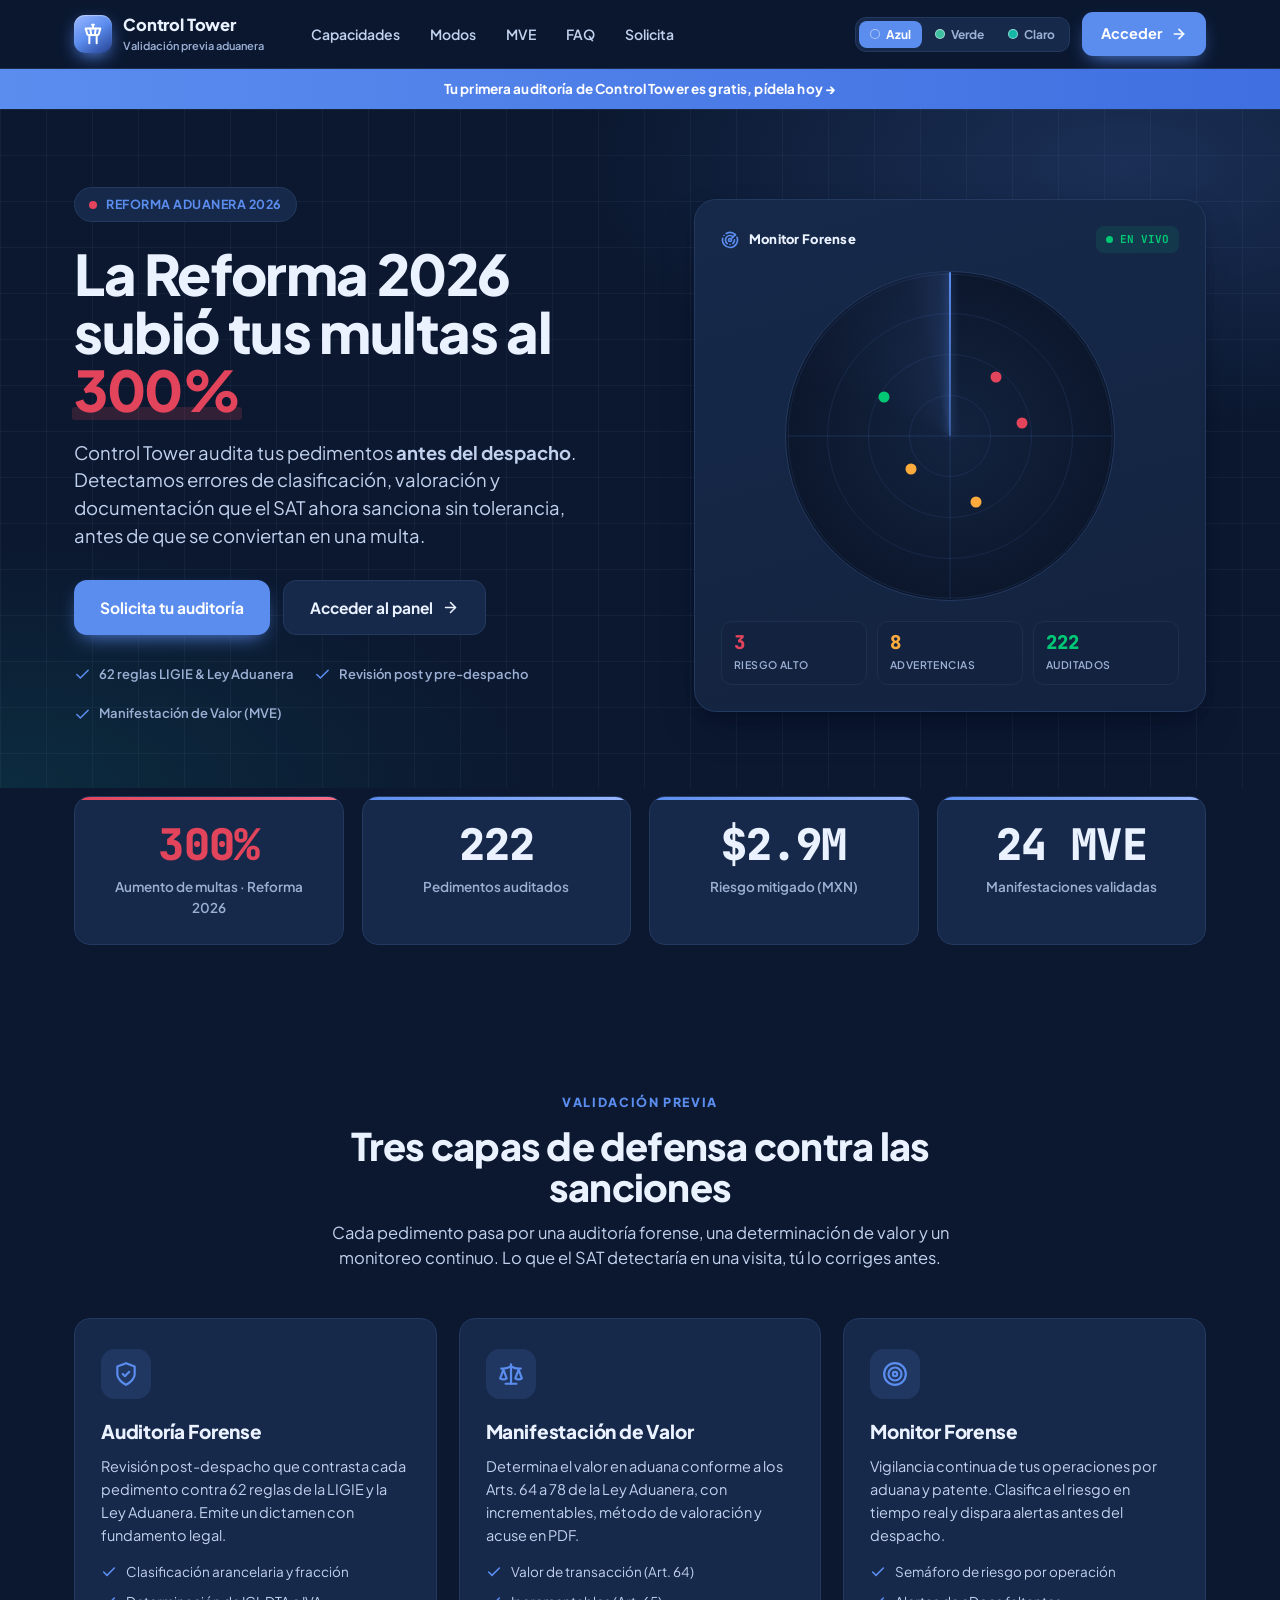
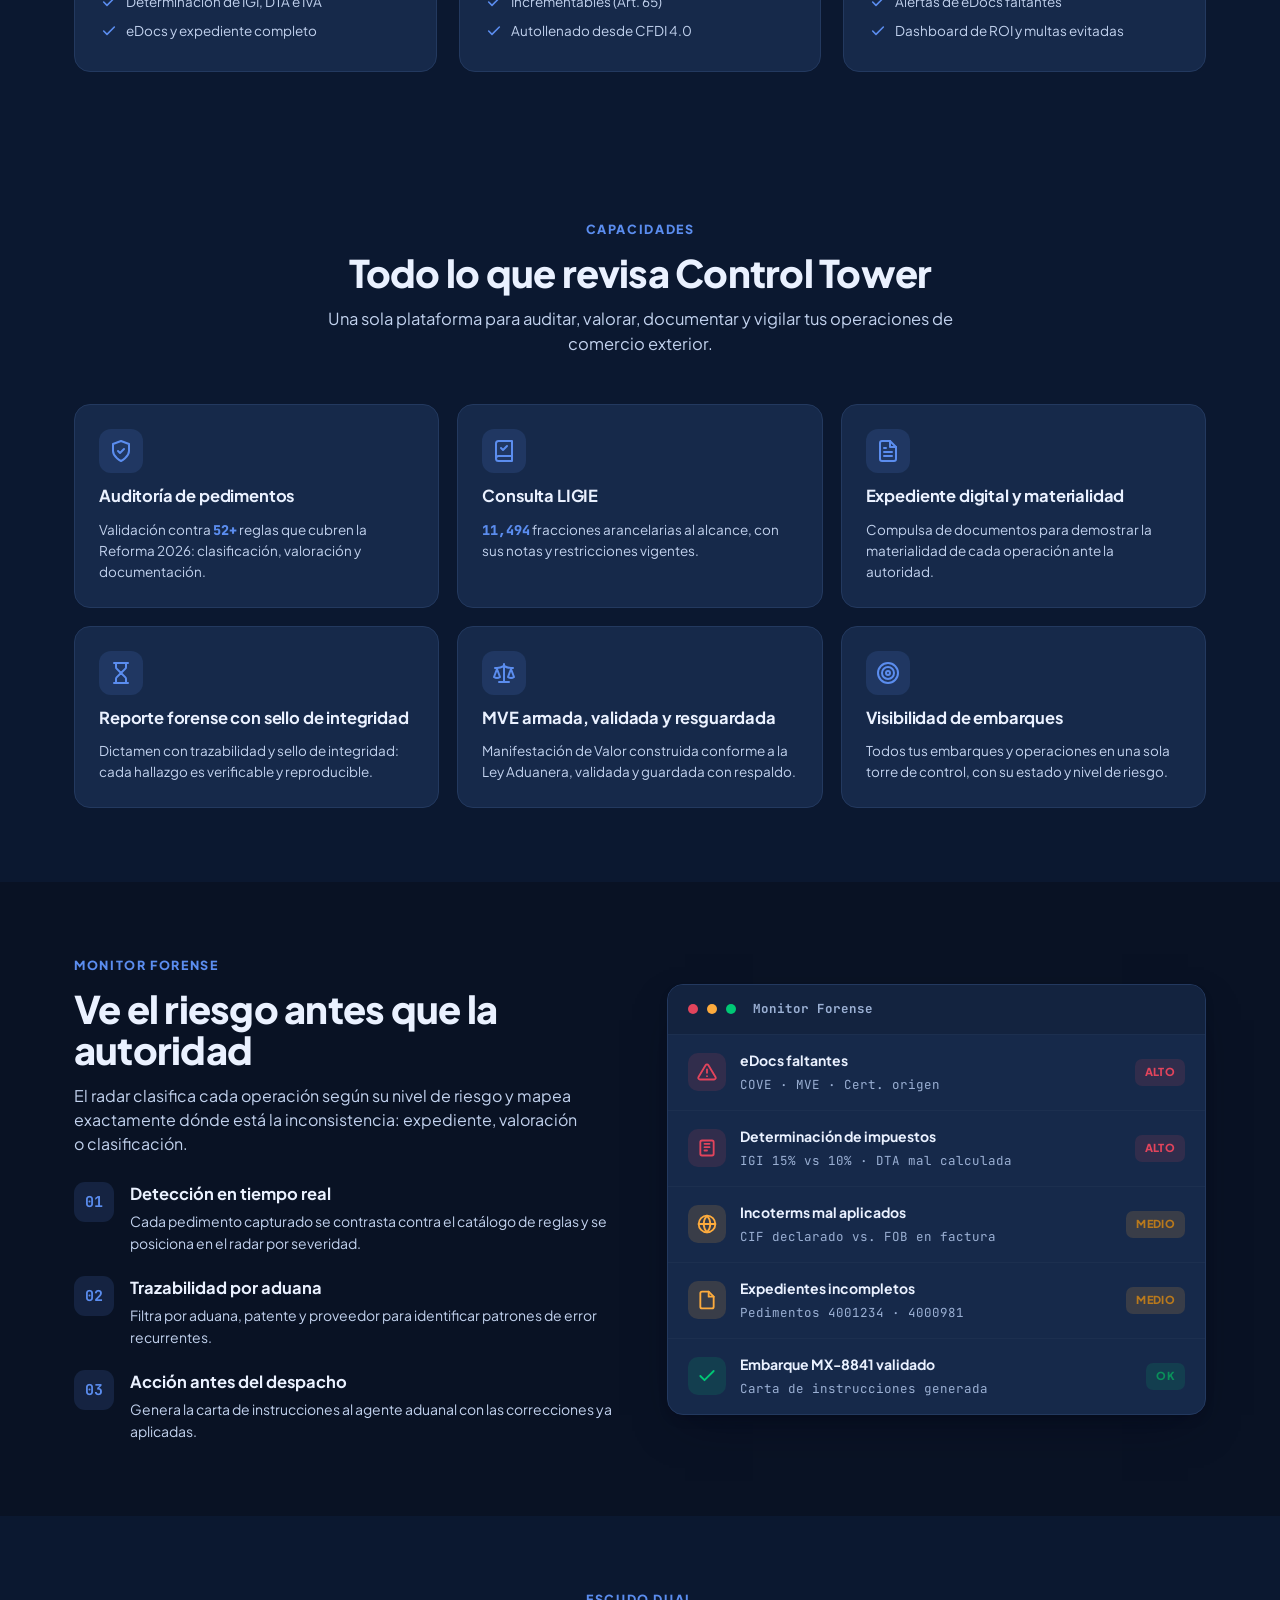
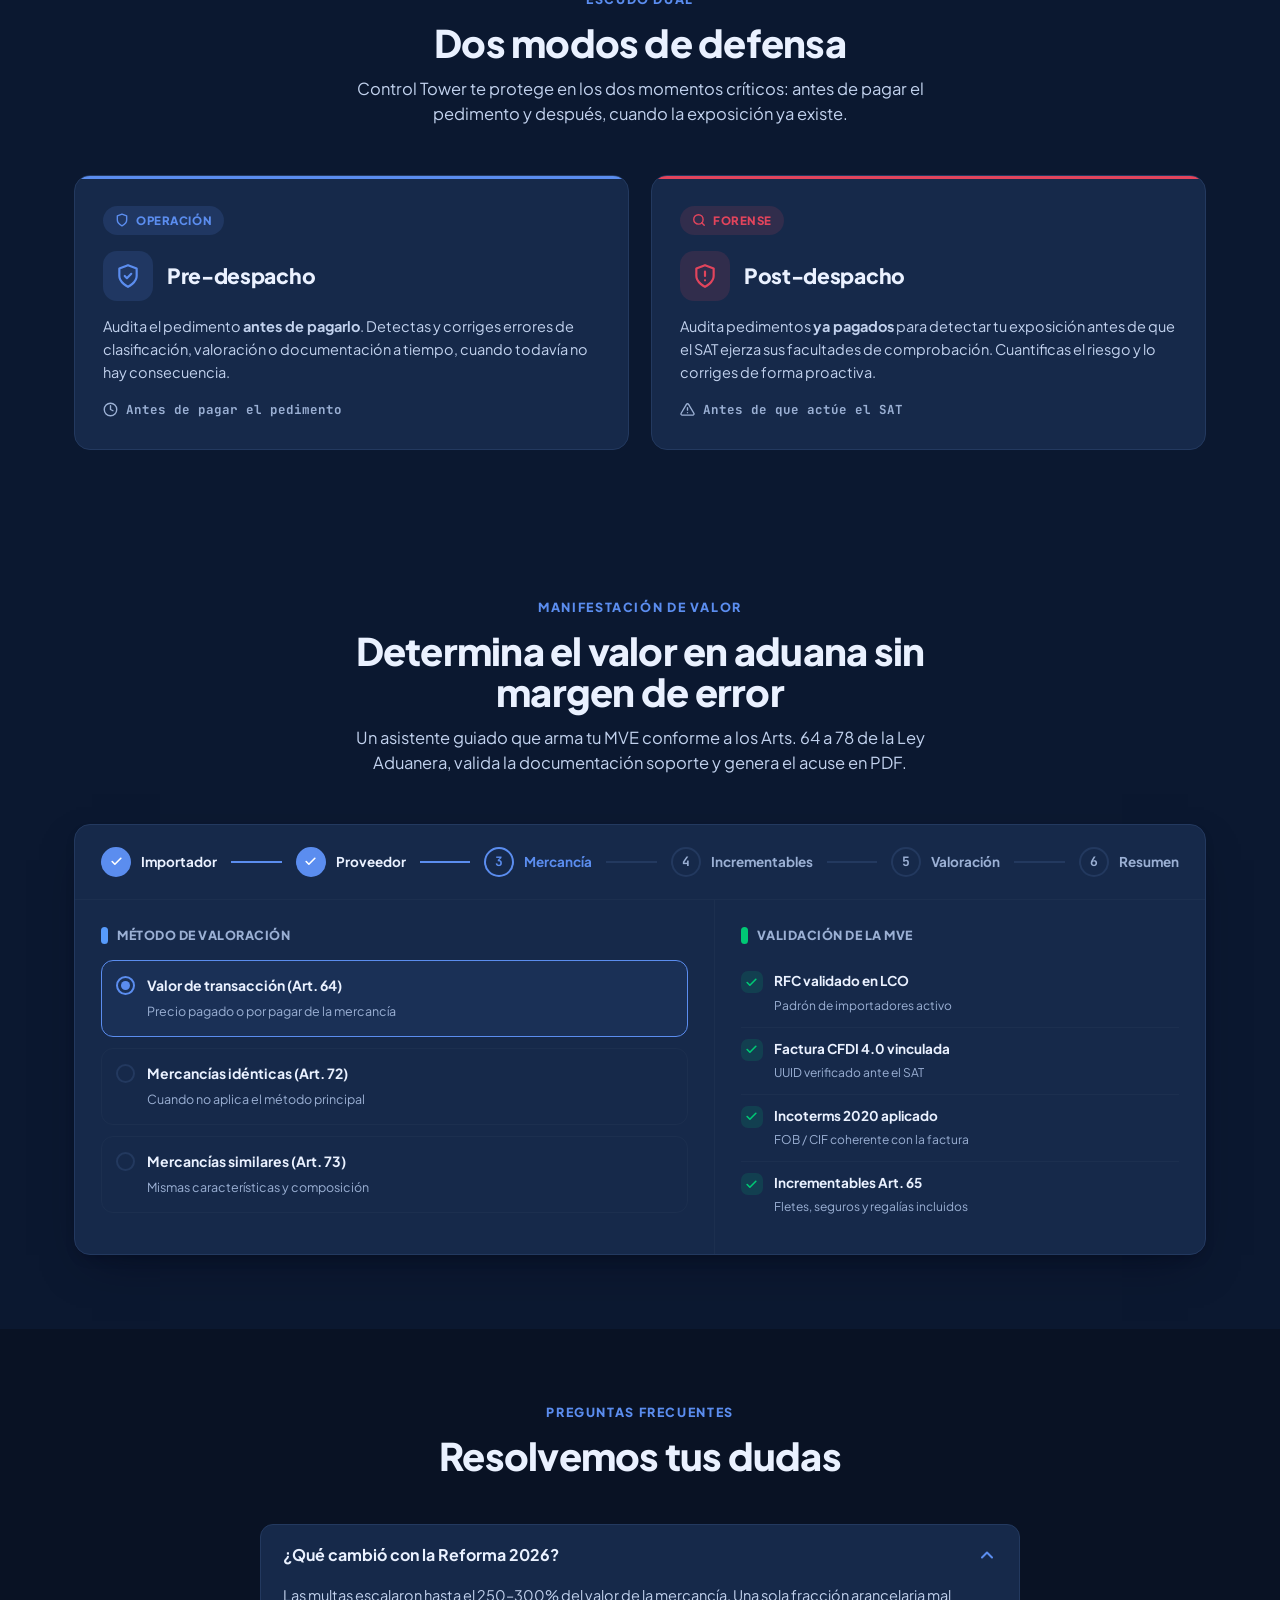
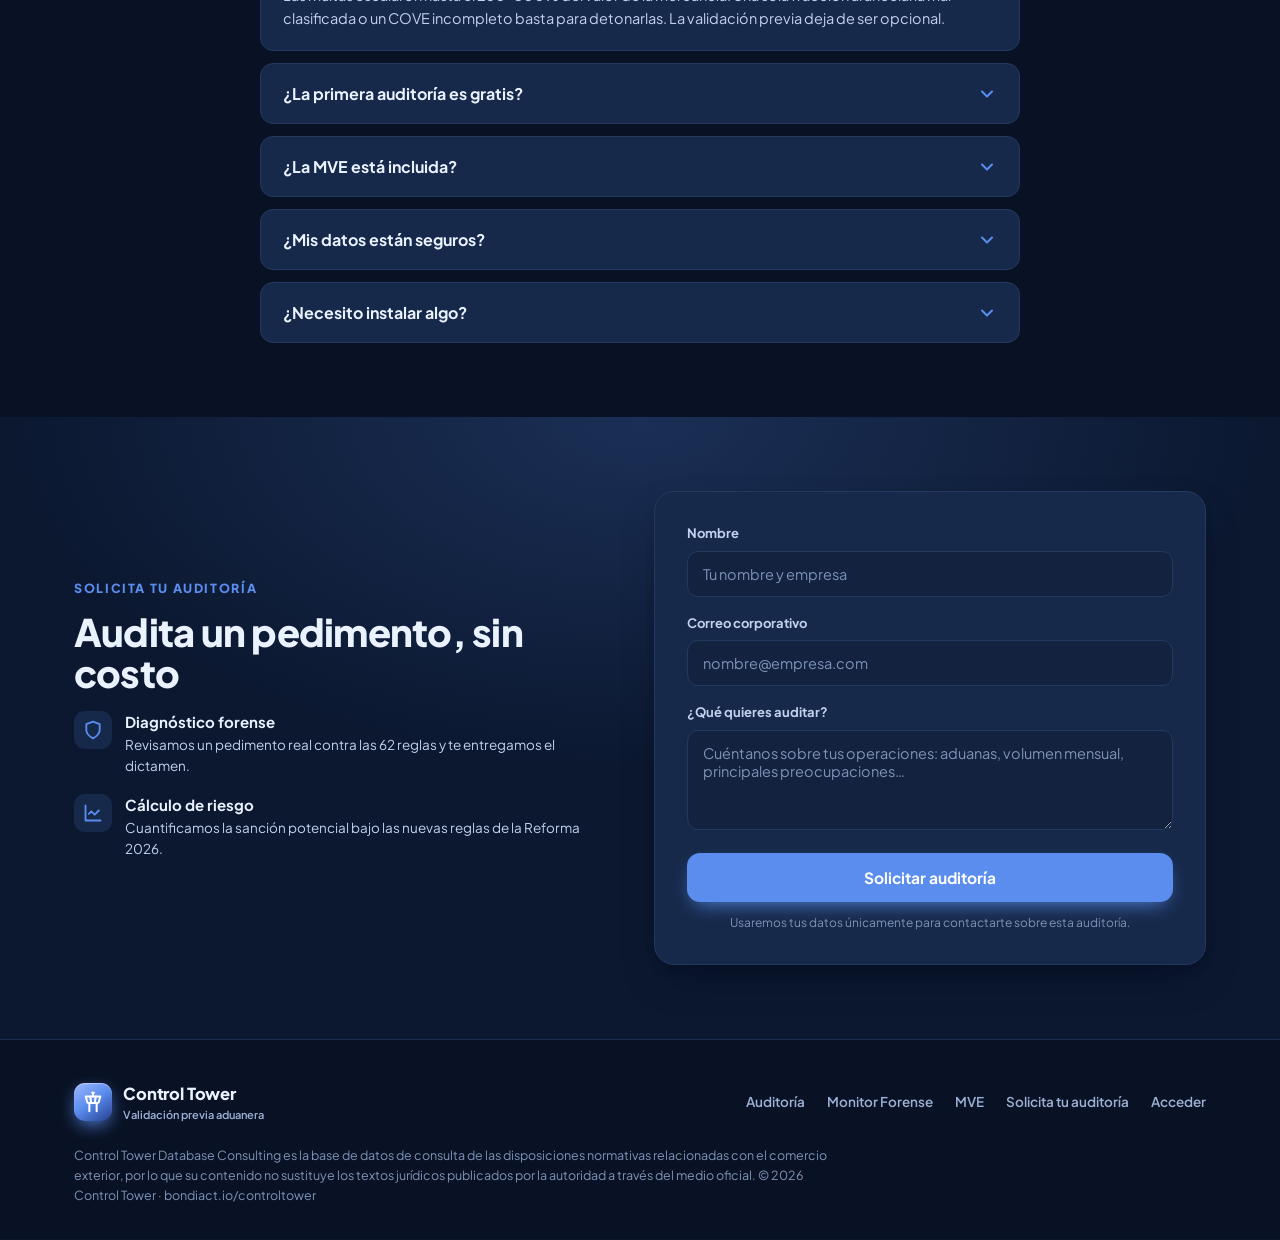
<file: controltower/index.html>
<!DOCTYPE html>
<html lang="es-MX" data-theme="azul">
<head>
<meta charset="utf-8">
<meta name="viewport" content="width=device-width, initial-scale=1, viewport-fit=cover">
<title>Control Tower · Validación previa aduanera</title>
<meta name="description" content="Control Tower audita tus pedimentos antes del despacho. La Reforma 2026 subió las multas al 300%. Detecta errores de clasificación, valoración y documentación antes que el SAT.">
<link rel="preconnect" href="https://fonts.googleapis.com">
<link rel="preconnect" href="https://fonts.gstatic.com" crossorigin>
<link href="https://fonts.googleapis.com/css2?family=Plus+Jakarta+Sans:wght@400;500;600;700;800&family=JetBrains+Mono:wght@400;500;600&display=swap" rel="stylesheet">
<link rel="icon" href="/favicon.svg">
<style>
  html{-webkit-text-size-adjust:100%;text-size-adjust:100%}
  *{-webkit-tap-highlight-color:transparent}
  body{-webkit-font-smoothing:antialiased;-moz-osx-font-smoothing:grayscale}
  .mmenu{-webkit-backdrop-filter:blur(14px)}
  @supports(padding:max(0px)){body{padding-left:env(safe-area-inset-left);padding-right:env(safe-area-inset-right)}}
  @media(max-width:560px){input,textarea,select{font-size:16px !important}}
</style>
<style>
  /* ============== TOKENS ============== */
  :root{
    --risk-verde:#00c875; --risk-ambar:#fdab3d; --risk-rojo:#e2445c; --risk-azul:#579bfc;
    --r:16px; --rs:11px; --maxw:1180px;
    --shadow:0 18px 44px -18px rgba(2,6,23,.55),0 6px 14px -6px rgba(2,6,23,.32);
    --font:'Plus Jakarta Sans',system-ui,-apple-system,Segoe UI,sans-serif;
    --mono:'JetBrains Mono',ui-monospace,monospace;
  }
  html[data-theme="azul"]{
    --bg:#0b1830; --bg2:#091224; --card:#16294a; --card2:#13233f; --border:#23395f; --border2:#1c2f4f;
    --text:#eaf1ff; --text2:#c2d2ee; --text3:#9bb0d4; --muted:#7e93b8;
    --accent:#5b8def; --accent2:#3f6fe0; --accentLite:#9bb8ff; --accentDeep:#243f8f;
    --heroGlowA:rgba(91,141,239,.20); --heroGlowB:rgba(20,184,166,.12);
    --navbg:rgba(11,24,48,.78); --onAccent:#fff; --gridline:rgba(155,176,212,.06);
  }
  html[data-theme="verde"]{
    --bg:#0a120f; --bg2:#070d0b; --card:#111d19; --card2:#0d1714; --border:#1d2e29; --border2:#16241f;
    --text:#f1f7f4; --text2:#b8c7c1; --text3:#8ba39b; --muted:#6b837b;
    --accent:#3fbfa1; --accent2:#2da188; --accentLite:#74d8c0; --accentDeep:#1c6b59;
    --heroGlowA:rgba(63,191,161,.16); --heroGlowB:rgba(63,191,161,.07);
    --navbg:rgba(10,18,15,.80); --onAccent:#04130e; --gridline:rgba(120,180,165,.06);
  }
  html[data-theme="claro"]{
    --bg:#eef2f7; --bg2:#e3eaf2; --card:#ffffff; --card2:#f7f9fc; --border:#e2e8f0; --border2:#eef2f6;
    --text:#0f172a; --text2:#475569; --text3:#64748b; --muted:#94a3b8;
    --accent:#14b8a6; --accent2:#0d9488; --accentLite:#2fe3c4; --accentDeep:#0a8f82;
    --heroGlowA:rgba(20,184,166,.16); --heroGlowB:rgba(91,141,239,.10);
    --navbg:rgba(238,242,247,.82); --onAccent:#fff; --gridline:rgba(15,23,42,.05);
    --shadow:0 18px 44px -20px rgba(2,6,23,.22),0 5px 12px -6px rgba(2,6,23,.12);
  }

  *{box-sizing:border-box;margin:0;padding:0}
  html{scroll-behavior:smooth}
  body{
    font-family:var(--font); background:var(--bg); color:var(--text);
    -webkit-font-smoothing:antialiased; line-height:1.5; overflow-x:hidden;
    transition:background .3s ease,color .3s ease;
  }
  a{color:inherit;text-decoration:none}
  ::selection{background:var(--accent);color:var(--onAccent)}
  .wrap{max-width:var(--maxw);margin:0 auto;padding:0 24px}
  .mono{font-family:var(--mono)}
  ::-webkit-scrollbar{width:11px;height:11px}
  ::-webkit-scrollbar-thumb{background:var(--border);border-radius:8px;border:3px solid transparent;background-clip:content-box}
  ::-webkit-scrollbar-track{background:transparent}

  /* ============== NAV ============== */
  .nav{position:sticky;top:0;z-index:50;background:var(--navbg);backdrop-filter:blur(14px);-webkit-backdrop-filter:blur(14px);border-bottom:1px solid var(--border2)}
  .nav-in{display:flex;align-items:center;gap:20px;height:68px;max-width:var(--maxw);margin:0 auto;padding:0 24px}
  .brand{display:flex;align-items:center;gap:11px;flex-shrink:0}
  .logo{width:38px;height:38px;border-radius:11px;display:flex;align-items:center;justify-content:center;flex-shrink:0;
    background:linear-gradient(145deg,var(--accentLite) 0%,var(--accent) 48%,var(--accentDeep) 100%);
    box-shadow:0 6px 18px -4px var(--accent),inset 0 1px 1px rgba(255,255,255,.4)}
  .brand b{font-size:16.5px;font-weight:800;letter-spacing:-.01em;line-height:1.05}
  .brand small{display:block;font-size:11px;color:var(--text3);font-weight:600;margin-top:1px}
  .nav-links{display:flex;align-items:center;gap:4px;margin-left:14px}
  .nav-links a{padding:8px 13px;border-radius:9px;font-size:14px;font-weight:600;color:var(--text2);transition:.15s}
  .nav-links a:hover{color:var(--text);background:var(--card)}
  .nav-right{display:flex;align-items:center;gap:12px;margin-left:auto}

  /* theme switch */
  .tsw{display:flex;background:var(--card);border:1px solid var(--border);border-radius:11px;padding:3px;gap:2px}
  .tsw button{appearance:none;border:none;background:transparent;cursor:pointer;font-family:inherit;
    font-size:12px;font-weight:700;color:var(--text3);padding:6px 11px;border-radius:8px;transition:.15s;display:flex;align-items:center;gap:6px}
  .tsw button .sw{width:10px;height:10px;border-radius:50%;border:1.5px solid rgba(255,255,255,.5)}
  .tsw button[aria-pressed="true"]{background:var(--accent);color:var(--onAccent)}
  .tsw button:hover:not([aria-pressed="true"]){color:var(--text)}

  .btn{appearance:none;border:none;cursor:pointer;font-family:inherit;font-weight:700;font-size:14.5px;
    border-radius:11px;padding:11px 19px;transition:.18s;display:inline-flex;align-items:center;gap:9px;white-space:nowrap}
  .btn-primary{background:var(--accent);color:var(--onAccent);box-shadow:0 8px 20px -8px var(--accent)}
  .btn-primary:hover{background:var(--accent2);transform:translateY(-1px);box-shadow:0 12px 26px -8px var(--accent)}
  .btn-ghost{background:var(--card);color:var(--text);border:1px solid var(--border)}
  .btn-ghost:hover{border-color:var(--accent);color:var(--accent)}
  .btn-lg{padding:15px 26px;font-size:15.5px;border-radius:13px}

  .hamb{display:none;width:42px;height:42px;border-radius:10px;border:1px solid var(--border);background:var(--card);
    cursor:pointer;align-items:center;justify-content:center;flex-direction:column;gap:4px;padding:0}
  .hamb span{display:block;width:18px;height:2px;background:var(--text2);border-radius:2px;transition:.25s}
  body.menu-open .hamb span:nth-child(1){transform:translateY(6px) rotate(45deg)}
  body.menu-open .hamb span:nth-child(2){opacity:0}
  body.menu-open .hamb span:nth-child(3){transform:translateY(-6px) rotate(-45deg)}

  .mmenu{display:none;flex-direction:column;gap:4px;padding:14px 24px 22px;border-bottom:1px solid var(--border2);background:var(--navbg);backdrop-filter:blur(14px)}
  .mmenu a{padding:13px 14px;border-radius:10px;font-size:15.5px;font-weight:600;color:var(--text2)}
  .mmenu a:hover{background:var(--card);color:var(--text)}
  body.menu-open .mmenu{display:flex}

  /* ============== HERO ============== */
  .hero{position:relative;overflow:hidden;padding:78px 0 64px}
  .hero::before{content:"";position:absolute;inset:0;z-index:0;pointer-events:none;
    background:
      radial-gradient(60% 55% at 88% 8%, var(--heroGlowA), transparent 70%),
      radial-gradient(58% 50% at 0% 100%, var(--heroGlowB), transparent 72%),
      linear-gradient(var(--gridline) 1px,transparent 1px),
      linear-gradient(90deg,var(--gridline) 1px,transparent 1px);
    background-size:auto,auto,46px 46px,46px 46px}
  .hero-grid{position:relative;z-index:1;display:grid;grid-template-columns:1.05fr .95fr;gap:54px;align-items:center}
  .eyebrow{display:inline-flex;align-items:center;gap:9px;font-size:12.5px;font-weight:700;letter-spacing:.04em;
    text-transform:uppercase;color:var(--accent);background:var(--card);border:1px solid var(--border);
    padding:7px 14px;border-radius:100px;margin-bottom:22px}
  .eyebrow .pulse{width:8px;height:8px;border-radius:50%;background:var(--risk-rojo);box-shadow:0 0 0 0 rgba(226,68,92,.6);animation:pulse 1.8s infinite}
  @keyframes pulse{0%{box-shadow:0 0 0 0 rgba(226,68,92,.55)}70%{box-shadow:0 0 0 10px rgba(226,68,92,0)}100%{box-shadow:0 0 0 0 rgba(226,68,92,0)}}
  h1{font-size:clamp(34px,4.4vw,56px);line-height:1.04;font-weight:800;letter-spacing:-.025em;margin-bottom:20px}
  h1 .hl{position:relative;color:var(--risk-rojo);white-space:nowrap}
  h1 .hl::after{content:"";position:absolute;left:-2px;right:-2px;bottom:4px;height:13px;z-index:-1;background:rgba(226,68,92,.18);border-radius:3px}
  .lead{font-size:clamp(16px,1.5vw,18.5px);color:var(--text2);max-width:520px;margin-bottom:30px;text-wrap:pretty}
  .hero-cta{display:flex;gap:13px;flex-wrap:wrap;margin-bottom:30px}
  .trust{display:flex;align-items:center;gap:20px;flex-wrap:wrap;color:var(--text3);font-size:13px;font-weight:600}
  .trust .ti{display:flex;align-items:center;gap:8px}
  .trust svg{color:var(--accent)}

  /* ============== RADAR ============== */
  .radar-card{position:relative;background:linear-gradient(165deg,var(--card),var(--card2));border:1px solid var(--border);
    border-radius:22px;padding:26px;box-shadow:var(--shadow);animation:float 6s ease-in-out infinite}
  @keyframes float{0%,100%{transform:translateY(0)}50%{transform:translateY(-14px)}}
  .radar-head{display:flex;align-items:center;justify-content:space-between;margin-bottom:18px}
  .radar-head .t{display:flex;align-items:center;gap:10px;font-size:13px;font-weight:800;letter-spacing:.02em}
  .radar-head .live{display:flex;align-items:center;gap:7px;font-size:11px;font-weight:700;color:var(--risk-verde);
    font-family:var(--mono);background:rgba(0,200,117,.1);padding:5px 10px;border-radius:8px}
  .radar-head .live i{width:7px;height:7px;border-radius:50%;background:var(--risk-verde);animation:blink 1.4s infinite}
  @keyframes blink{0%,100%{opacity:1}50%{opacity:.25}}
  .radar{position:relative;width:100%;aspect-ratio:1;max-width:330px;margin:0 auto;border-radius:50%;
    background:radial-gradient(circle at center, var(--card2) 0%, var(--bg2) 100%);
    border:1px solid var(--border);overflow:hidden}
  .ring{position:absolute;border:1px solid var(--gridline);border-color:color-mix(in srgb,var(--accent) 22%, transparent);border-radius:50%;top:50%;left:50%;transform:translate(-50%,-50%);opacity:.55}
  .ring.r1{width:25%;height:25%}.ring.r2{width:50%;height:50%}.ring.r3{width:75%;height:75%}.ring.r4{width:99%;height:99%}
  .cross{position:absolute;background:color-mix(in srgb,var(--accent) 18%, transparent);top:50%;left:50%}
  .cross.h{width:99%;height:1px;transform:translate(-50%,-50%)}
  .cross.v{height:99%;width:1px;transform:translate(-50%,-50%)}
  /* estela: brillante en el borde de avance (360°), se desvanece hacia atrás */
  .sweep{position:absolute;inset:0;border-radius:50%;
    background:conic-gradient(from 0deg,
      transparent 0deg,
      transparent 288deg,
      color-mix(in srgb,var(--accent) 8%, transparent) 344deg,
      color-mix(in srgb,var(--accent) 20%, transparent) 360deg);
    animation:sweep 4s linear infinite}
  /* manecilla: radio completo, de centro a borde del círculo */
  .sweep::after{content:"";position:absolute;left:50%;top:0;bottom:50%;width:2px;transform:translateX(-50%);
    background:linear-gradient(to top, color-mix(in srgb,var(--accent) 45%, transparent), var(--accent));border-radius:2px;
    box-shadow:0 0 9px color-mix(in srgb,var(--accent) 65%, transparent)}
  @keyframes sweep{to{transform:rotate(360deg)}}
  .blip{position:absolute;width:11px;height:11px;border-radius:50%;transform:translate(-50%,-50%);box-shadow:0 0 0 0 currentColor}
  .blip::after{content:"";position:absolute;inset:0;border-radius:50%;background:currentColor;animation:ping 2.6s infinite}
  @keyframes ping{0%{box-shadow:0 0 0 0 currentColor;opacity:.9}70%{box-shadow:0 0 0 13px transparent;opacity:0}100%{opacity:0}}
  .blip i{position:absolute;inset:2px;border-radius:50%;background:currentColor}
  .radar-foot{display:grid;grid-template-columns:repeat(3,1fr);gap:10px;margin-top:20px}
  .rf{background:var(--card2);border:1px solid var(--border2);border-radius:11px;padding:11px 12px}
  .rf .n{font-size:19px;font-weight:800;font-family:var(--mono);line-height:1}
  .rf .l{font-size:10.5px;color:var(--text3);font-weight:600;margin-top:5px;text-transform:uppercase;letter-spacing:.04em}

  /* ============== SECTIONS ============== */
  section.band{padding:74px 0;position:relative}
  .sec-head{max-width:640px;margin:0 auto 48px;text-align:center}
  .kicker{font-size:12.5px;font-weight:800;letter-spacing:.13em;text-transform:uppercase;color:var(--accent);margin-bottom:13px}
  h2{font-size:clamp(27px,3vw,38px);font-weight:800;letter-spacing:-.02em;line-height:1.08;margin-bottom:14px}
  .sec-head p{font-size:16.5px;color:var(--text2);text-wrap:pretty}

  /* stats */
  .stats{display:grid;grid-template-columns:repeat(4,1fr);gap:18px}
  .stat{background:var(--card);border:1px solid var(--border);border-radius:var(--r);padding:26px 22px;text-align:center;position:relative;overflow:hidden}
  .stat::before{content:"";position:absolute;top:0;left:0;right:0;height:3px;background:linear-gradient(90deg,var(--accent),var(--accentLite))}
  .stat .big{font-size:clamp(32px,3.4vw,44px);font-weight:800;font-family:var(--mono);letter-spacing:-.02em;line-height:1;color:var(--text)}
  .stat .lbl{font-size:13.5px;color:var(--text3);font-weight:600;margin-top:11px}
  .stat.danger .big{color:var(--risk-rojo)} .stat.danger::before{background:linear-gradient(90deg,var(--risk-rojo),#f6708a)}
  .stat.in{animation:floatStat 5s ease-in-out infinite}
  .stat:nth-child(2).in{animation-delay:.6s}
  .stat:nth-child(3).in{animation-delay:1.2s}
  .stat:nth-child(4).in{animation-delay:1.8s}
  @keyframes floatStat{0%,100%{transform:translateY(0)}50%{transform:translateY(-9px)}}

  /* pillars */
  .cards3{display:grid;grid-template-columns:repeat(3,1fr);gap:22px}
  .pcard{background:var(--card);border:1px solid var(--border);border-radius:var(--r);padding:30px 26px;transition:.22s}
  .pcard:hover{transform:translateY(-4px);border-color:var(--accent);box-shadow:var(--shadow)}
  .picon{width:50px;height:50px;border-radius:14px;display:flex;align-items:center;justify-content:center;margin-bottom:18px;
    background:color-mix(in srgb,var(--accent) 14%, transparent);color:var(--accent)}
  .pcard h3{font-size:19px;font-weight:800;letter-spacing:-.01em;margin-bottom:9px}
  .pcard p{font-size:14.5px;color:var(--text2);line-height:1.58}
  .pcard ul{list-style:none;margin-top:16px;display:flex;flex-direction:column;gap:9px}
  .pcard li{display:flex;align-items:flex-start;gap:9px;font-size:13.5px;color:var(--text2)}
  .pcard li svg{flex-shrink:0;margin-top:2px;color:var(--accent)}

  /* monitor detail */
  .split{display:grid;grid-template-columns:1fr 1fr;gap:54px;align-items:center}
  .feed{background:var(--card);border:1px solid var(--border);border-radius:var(--r);overflow:hidden;box-shadow:var(--shadow)}
  .feed.in{animation:floatBox 6.5s ease-in-out infinite}
  .feed-top{display:flex;align-items:center;gap:9px;padding:15px 20px;border-bottom:1px solid var(--border2);background:var(--card2)}
  .feed-top .dot{width:10px;height:10px;border-radius:50%}
  .feed-row{display:flex;align-items:center;gap:14px;padding:15px 20px;border-bottom:1px solid var(--border2)}
  .feed-row:last-child{border-bottom:none}
  .feed-row .ic{width:38px;height:38px;border-radius:10px;flex-shrink:0;display:flex;align-items:center;justify-content:center}
  .feed-row .meta{flex:1;min-width:0}
  .feed-row .meta b{font-size:14px;font-weight:700;display:block}
  .feed-row .meta span{font-size:12.5px;color:var(--text3);font-family:var(--mono)}
  .tag{font-size:11px;font-weight:800;padding:5px 10px;border-radius:7px;white-space:nowrap;text-transform:uppercase;letter-spacing:.03em}
  .feature-list{display:flex;flex-direction:column;gap:22px;margin-top:26px}
  .fl{display:flex;gap:16px;animation:floatSoft 5s ease-in-out infinite}
  .fl:nth-child(2){animation-delay:.55s}
  .fl:nth-child(3){animation-delay:1.1s}
  @keyframes floatSoft{0%,100%{transform:translateY(0)}50%{transform:translateY(-7px)}}
  @keyframes floatBox{0%,100%{transform:translateY(0)}50%{transform:translateY(-11px)}}
  .fl .fn{width:40px;height:40px;border-radius:11px;flex-shrink:0;display:flex;align-items:center;justify-content:center;
    font-family:var(--mono);font-weight:700;font-size:15px;background:color-mix(in srgb,var(--accent) 14%, transparent);color:var(--accent)}
  .fl h4{font-size:16.5px;font-weight:700;margin-bottom:4px}
  .fl p{font-size:14px;color:var(--text2);line-height:1.55}

  /* MVE */
  .mve-card{background:var(--card);border:1px solid var(--border);border-radius:var(--r);box-shadow:var(--shadow);overflow:hidden}
  .mve-card.in{animation:floatBox 7s ease-in-out infinite}
  .stepper{display:flex;align-items:center;padding:22px 26px;border-bottom:1px solid var(--border2);overflow-x:auto}
  .step{display:flex;align-items:center;gap:10px;flex-shrink:0}
  .step .num{width:30px;height:30px;border-radius:50%;border:2px solid var(--border);display:flex;align-items:center;justify-content:center;
    font-size:13px;font-weight:700;font-family:var(--mono);color:var(--text3);flex-shrink:0}
  .step .nm{font-size:13.5px;font-weight:700;color:var(--text3);white-space:nowrap}
  .step.done .num{background:var(--accent);border-color:var(--accent);color:var(--onAccent)}
  .step.done .nm{color:var(--text)}
  .step.cur .num{border-color:var(--accent);color:var(--accent)}
  .step.cur .nm{color:var(--accent)}
  .step-line{flex:1;height:2px;background:var(--border);margin:0 14px;min-width:22px}
  .step-line.done{background:var(--accent)}
  .mve-body{display:grid;grid-template-columns:1.3fr 1fr;gap:0}
  .mve-col{padding:26px}
  .mve-col+.mve-col{border-left:1px solid var(--border2)}
  .mve-col h4{font-size:12.5px;font-weight:800;letter-spacing:.04em;text-transform:uppercase;color:var(--text3);margin-bottom:16px;display:flex;align-items:center;gap:9px}
  .mve-col h4 .bar{width:7px;height:17px;border-radius:4px;background:var(--risk-azul)}
  .method{display:flex;gap:12px;padding:14px;border:1px solid var(--border2);border-radius:12px;margin-bottom:11px;align-items:flex-start}
  .method.on{border-color:var(--accent);background:color-mix(in srgb,var(--accent) 7%, transparent)}
  .radio{width:19px;height:19px;border-radius:50%;border:2px solid var(--border);flex-shrink:0;margin-top:1px;display:flex;align-items:center;justify-content:center}
  .method.on .radio{border-color:var(--accent)}
  .method.on .radio i{width:9px;height:9px;border-radius:50%;background:var(--accent)}
  .method b{font-size:14px;font-weight:700;display:block;margin-bottom:2px}
  .method span{font-size:12.5px;color:var(--text3)}
  .check{display:flex;align-items:flex-start;gap:11px;padding:11px 0;border-bottom:1px solid var(--border2)}
  .check:last-child{border-bottom:none}
  .check .cm{width:22px;height:22px;border-radius:7px;flex-shrink:0;display:flex;align-items:center;justify-content:center;
    background:rgba(0,200,117,.14);color:var(--risk-verde)}
  .check b{font-size:13.5px;font-weight:700;display:block}
  .check span{font-size:12px;color:var(--text3)}

  /* form */
  .form-band{position:relative;overflow:hidden}
  .form-band::before{content:"";position:absolute;inset:0;z-index:0;
    background:radial-gradient(70% 80% at 50% 0%, var(--heroGlowA), transparent 70%)}
  .form-grid{position:relative;z-index:1;display:grid;grid-template-columns:1fr 1.05fr;gap:54px;align-items:center}
  .form-card{background:var(--card);border:1px solid var(--border);border-radius:20px;padding:32px;box-shadow:var(--shadow)}
  .field{margin-bottom:17px}
  .field label{display:block;font-size:13px;font-weight:700;color:var(--text2);margin-bottom:7px}
  .field input,.field textarea{width:100%;font-family:inherit;font-size:14.5px;color:var(--text);
    background:var(--card2);border:1px solid var(--border);border-radius:11px;padding:13px 15px;transition:.15s;resize:vertical}
  .field input::placeholder,.field textarea::placeholder{color:var(--muted)}
  .field input:focus,.field textarea:focus{outline:none;border-color:var(--accent);box-shadow:0 0 0 3px color-mix(in srgb,var(--accent) 22%, transparent)}
  .form-msg{font-size:13.5px;font-weight:600;padding:13px 15px;border-radius:11px;margin-top:4px;display:none}
  .form-msg.ok{display:block;background:rgba(0,200,117,.12);color:var(--risk-verde);border:1px solid rgba(0,200,117,.3)}
  .form-msg.err{display:block;background:rgba(226,68,92,.1);color:var(--risk-rojo);border:1px solid rgba(226,68,92,.3)}
  .btn[disabled]{opacity:.6;cursor:not-allowed}
  .form-side h2{margin-bottom:18px}
  .fbenefit{display:flex;align-items:flex-start;gap:13px;margin-bottom:18px}
  .fbenefit .fi{width:38px;height:38px;border-radius:11px;flex-shrink:0;display:flex;align-items:center;justify-content:center;
    background:color-mix(in srgb,var(--accent) 14%, transparent);color:var(--accent)}
  .fbenefit b{font-size:15px;display:block;margin-bottom:2px}
  .fbenefit p{font-size:13.5px;color:var(--text2);line-height:1.5}

  /* footer */
  footer{border-top:1px solid var(--border2);padding:42px 0 34px;background:var(--bg2)}
  .foot-in{display:flex;align-items:center;justify-content:space-between;gap:24px;flex-wrap:wrap}
  .foot-links{display:flex;gap:22px;flex-wrap:wrap}
  .foot-links a{font-size:13.5px;color:var(--text3);font-weight:600}
  .foot-links a:hover{color:var(--accent)}
  .foot-legal{font-size:12.5px;color:var(--muted);margin-top:22px;max-width:760px;line-height:1.6}

  /* reveal */
  .reveal{opacity:0;transform:translateY(22px);transition:opacity .6s ease,transform .6s ease}
  .reveal.in{opacity:1;transform:none}

  /* offer band */
  .offer{display:block;background:linear-gradient(90deg,var(--accent),var(--accent2));color:var(--onAccent);
    text-align:center;font-size:13.5px;font-weight:700;padding:10px 18px;letter-spacing:.01em;transition:filter .15s}
  .offer:hover{filter:brightness(1.07)}
  .offer .arrow{display:inline-block;transition:transform .2s;font-weight:800}
  .offer:hover .arrow{transform:translateX(4px)}

  /* capacidades */
  .caps{display:grid;grid-template-columns:repeat(3,1fr);gap:18px}
  .cap{background:var(--card);border:1px solid var(--border);border-radius:var(--r);padding:24px;transition:.22s;display:flex;flex-direction:column;gap:13px}
  .cap:hover{transform:translateY(-4px);border-color:var(--accent);box-shadow:var(--shadow)}
  .cap .ci{width:44px;height:44px;border-radius:12px;display:flex;align-items:center;justify-content:center;
    background:color-mix(in srgb,var(--accent) 14%, transparent);color:var(--accent)}
  .cap h3{font-size:16.5px;font-weight:700;letter-spacing:-.01em;line-height:1.25}
  .cap p{font-size:13.5px;color:var(--text2);line-height:1.55}
  .cap .num{font-family:var(--mono);font-weight:800;color:var(--accent)}

  /* modos — escudo dual */
  .modos{display:grid;grid-template-columns:1fr 1fr;gap:22px}
  .mcard{position:relative;background:var(--card);border:1px solid var(--border);border-radius:var(--r);padding:30px 28px;overflow:hidden}
  .mcard.in{animation:floatBox 6s ease-in-out infinite}
  .mcard.fo.in{animation-delay:.7s}
  .mcard::before{content:"";position:absolute;top:0;left:0;right:0;height:3px}
  .mcard.op::before{background:var(--accent)}
  .mcard.fo::before{background:var(--risk-rojo)}
  .mcard .mtag{display:inline-flex;align-items:center;gap:7px;font-size:11.5px;font-weight:800;letter-spacing:.05em;
    text-transform:uppercase;padding:6px 12px;border-radius:100px;margin-bottom:16px}
  .mcard.op .mtag{background:color-mix(in srgb,var(--accent) 14%, transparent);color:var(--accent)}
  .mcard.fo .mtag{background:rgba(226,68,92,.13);color:var(--risk-rojo)}
  .mcard .mhead{display:flex;align-items:center;gap:14px;margin-bottom:14px}
  .mcard .mshield{width:50px;height:50px;border-radius:14px;display:flex;align-items:center;justify-content:center;flex-shrink:0}
  .mcard.op .mshield{background:color-mix(in srgb,var(--accent) 14%, transparent);color:var(--accent)}
  .mcard.fo .mshield{background:rgba(226,68,92,.13);color:var(--risk-rojo)}
  .mcard h3{font-size:21px;font-weight:800;letter-spacing:-.015em}
  .mcard p{font-size:14.5px;color:var(--text2);line-height:1.6}
  .mcard .when{margin-top:16px;font-size:12.5px;font-weight:700;color:var(--text3);font-family:var(--mono);display:flex;align-items:center;gap:8px}

  /* faq */
  .faq{max-width:760px;margin:0 auto;display:flex;flex-direction:column;gap:12px}
  .faq-item{background:var(--card);border:1px solid var(--border);border-radius:13px;overflow:hidden}
  .faq-q{width:100%;appearance:none;border:none;background:transparent;cursor:pointer;font-family:inherit;color:var(--text);
    display:flex;align-items:center;justify-content:space-between;gap:16px;text-align:left;
    font-size:16px;font-weight:700;padding:19px 22px;transition:color .15s}
  .faq-q:hover{color:var(--accent)}
  .faq-q .chev{flex-shrink:0;transition:transform .25s;color:var(--accent)}
  .faq-item.open .faq-q .chev{transform:rotate(180deg)}
  .faq-a{max-height:0;overflow:hidden;transition:max-height .3s ease}
  .faq-a-in{padding:0 22px 20px;font-size:14.5px;color:var(--text2);line-height:1.6}

  /* ============== RESPONSIVE ============== */
  @media(max-width:980px){
    .hero-grid,.split,.form-grid{grid-template-columns:1fr;gap:40px}
    .stats{grid-template-columns:repeat(2,1fr)}
    .cards3{grid-template-columns:1fr}
    .caps{grid-template-columns:repeat(2,1fr)}
    .modos{grid-template-columns:1fr}
    .mve-body{grid-template-columns:1fr}
    .mve-col+.mve-col{border-left:none;border-top:1px solid var(--border2)}
    .radar-card{max-width:440px;margin:0 auto}
  }
  @media(max-width:760px){
    .nav-links{display:none}
    .hamb{display:flex}
    .tsw button .nm{display:none}
    .tsw button{padding:7px 9px}
    .nav-right .btn span.lbl{display:inline}
    h1 .hl{white-space:normal}
  }
  @media(max-width:480px){
    .stats{grid-template-columns:1fr}
    .caps{grid-template-columns:1fr}
    .wrap{padding:0 18px}
    .nav-in{padding:0 18px;gap:12px}
    .brand small{display:none}
  }
  @media(prefers-reduced-motion:reduce){
    *{animation-duration:.001ms!important;animation-iteration-count:1!important;scroll-behavior:auto!important;transition-duration:.01ms!important}
  }
</style>
</head>
<body>

<!-- ============== NAV ============== -->
<header class="nav">
  <div class="nav-in">
    <a class="brand" href="#inicio" aria-label="Control Tower inicio">
      <span class="logo">
        <svg width="22" height="22" viewBox="0 0 24 24" fill="none" stroke="#fff" stroke-width="2.2" stroke-linecap="round" stroke-linejoin="round"><path d="M18.2 12.27 20 6H4l1.8 6.27a1 1 0 0 0 .95.73h10.5a1 1 0 0 0 .96-.73Z"/><path d="M8 13v9"/><path d="M16 22v-9"/><path d="m9 6 1 7"/><path d="m15 6-1 7"/><path d="M12 6V2"/><path d="M13 2h-2"/></svg>
      </span>
      <span><b>Control Tower</b><small>Validación previa aduanera</small></span>
    </a>
    <nav class="nav-links">
      <a href="#capacidades">Capacidades</a>
      <a href="#modos">Modos</a>
      <a href="#mve">MVE</a>
      <a href="#faq">FAQ</a>
      <a href="#solicita">Solicita</a>
    </nav>
    <div class="nav-right">
      <div class="tsw" role="group" aria-label="Tema">
        <button type="button" data-theme-btn="azul" aria-pressed="true"><span class="sw" style="background:#5b8def"></span><span class="nm">Azul</span></button>
        <button type="button" data-theme-btn="verde" aria-pressed="false"><span class="sw" style="background:#3fbfa1"></span><span class="nm">Verde</span></button>
        <button type="button" data-theme-btn="claro" aria-pressed="false"><span class="sw" style="background:#14b8a6"></span><span class="nm">Claro</span></button>
      </div>
      <a class="btn btn-primary" href="https://ct.bondiact.io">Acceder
        <svg width="16" height="16" viewBox="0 0 24 24" fill="none" stroke="currentColor" stroke-width="2.4" stroke-linecap="round" stroke-linejoin="round"><path d="M5 12h14"/><path d="m12 5 7 7-7 7"/></svg>
      </a>
      <button class="hamb" type="button" aria-label="Menú" id="hambBtn"><span></span><span></span><span></span></button>
    </div>
  </div>
  <div class="mmenu">
    <a href="#capacidades">Capacidades</a>
    <a href="#modos">Modos</a>
    <a href="#mve">MVE</a>
    <a href="#faq">FAQ</a>
    <a href="#solicita">Solicita tu auditoría</a>
    <a href="https://ct.bondiact.io">Acceder al panel →</a>
  </div>
</header>

<!-- ============== OFERTA DE LANZAMIENTO ============== -->
<a class="offer" href="#solicita">Tu primera auditoría de Control Tower es gratis, pídela hoy <span class="arrow">→</span></a>

<!-- ============== HERO ============== -->
<section class="hero" id="inicio">
  <div class="wrap hero-grid">
    <div>
      <span class="eyebrow"><span class="pulse"></span>Reforma Aduanera 2026</span>
      <h1>La Reforma 2026 subió tus multas al <span class="hl">300%</span></h1>
      <p class="lead">Control Tower audita tus pedimentos <strong>antes del despacho</strong>. Detectamos errores de clasificación, valoración y documentación que el SAT ahora sanciona sin tolerancia, antes de que se conviertan en una multa.</p>
      <div class="hero-cta">
        <a class="btn btn-primary btn-lg" href="#solicita">Solicita tu auditoría</a>
        <a class="btn btn-ghost btn-lg" href="https://ct.bondiact.io">Acceder al panel
          <svg width="17" height="17" viewBox="0 0 24 24" fill="none" stroke="currentColor" stroke-width="2.2" stroke-linecap="round" stroke-linejoin="round"><path d="M5 12h14"/><path d="m12 5 7 7-7 7"/></svg>
        </a>
      </div>
      <div class="trust">
        <span class="ti"><svg width="17" height="17" viewBox="0 0 24 24" fill="none" stroke="currentColor" stroke-width="2.2" stroke-linecap="round" stroke-linejoin="round"><path d="M20 6 9 17l-5-5"/></svg>62 reglas LIGIE &amp; Ley Aduanera</span>
        <span class="ti"><svg width="17" height="17" viewBox="0 0 24 24" fill="none" stroke="currentColor" stroke-width="2.2" stroke-linecap="round" stroke-linejoin="round"><path d="M20 6 9 17l-5-5"/></svg>Revisión post y pre-despacho</span>
        <span class="ti"><svg width="17" height="17" viewBox="0 0 24 24" fill="none" stroke="currentColor" stroke-width="2.2" stroke-linecap="round" stroke-linejoin="round"><path d="M20 6 9 17l-5-5"/></svg>Manifestación de Valor (MVE)</span>
      </div>
    </div>

    <!-- RADAR -->
    <div class="radar-card reveal">
      <div class="radar-head">
        <div class="t">
          <svg width="18" height="18" viewBox="0 0 24 24" fill="none" stroke="var(--accent)" stroke-width="2.2" stroke-linecap="round" stroke-linejoin="round"><path d="M19.07 4.93A10 10 0 0 0 6.99 3.34"/><path d="M4 6h.01"/><path d="M2.29 9.62A10 10 0 1 0 21.31 8.35"/><path d="M16.24 7.76A6 6 0 1 0 8.23 16.67"/><path d="M12 18h.01"/><path d="M17.99 11.66A6 6 0 0 1 15.77 16.67"/><circle cx="12" cy="12" r="2"/><path d="m13.41 10.59 5.66-5.66"/></svg>
          Monitor Forense
        </div>
        <span class="live"><i></i>EN VIVO</span>
      </div>
      <div class="radar">
        <span class="ring r1"></span><span class="ring r2"></span><span class="ring r3"></span><span class="ring r4"></span>
        <span class="cross h"></span><span class="cross v"></span>
        <span class="sweep"></span>
        <span class="blip" style="top:32%;left:64%;color:var(--risk-rojo)"><i></i></span>
        <span class="blip" style="top:60%;left:38%;color:var(--risk-ambar)"><i></i></span>
        <span class="blip" style="top:46%;left:72%;color:var(--risk-rojo)"><i></i></span>
        <span class="blip" style="top:70%;left:58%;color:var(--risk-ambar)"><i></i></span>
        <span class="blip" style="top:38%;left:30%;color:var(--risk-verde)"><i></i></span>
      </div>
      <div class="radar-foot">
        <div class="rf"><div class="n" style="color:var(--risk-rojo)">3</div><div class="l">Riesgo alto</div></div>
        <div class="rf"><div class="n" style="color:var(--risk-ambar)">8</div><div class="l">Advertencias</div></div>
        <div class="rf"><div class="n" style="color:var(--risk-verde)">222</div><div class="l">Auditados</div></div>
      </div>
    </div>
  </div>
</section>

<!-- ============== STATS ============== -->
<section class="band" style="padding-top:8px">
  <div class="wrap">
    <div class="stats">
      <div class="stat danger reveal"><div class="big" data-count="300" data-suffix="%">0%</div><div class="lbl">Aumento de multas · Reforma 2026</div></div>
      <div class="stat reveal"><div class="big" data-count="222">0</div><div class="lbl">Pedimentos auditados</div></div>
      <div class="stat reveal"><div class="big" data-prefix="$" data-count="2.9" data-decimals="1" data-suffix="M">$0</div><div class="lbl">Riesgo mitigado (MXN)</div></div>
      <div class="stat reveal"><div class="big" data-count="24" data-suffix=" MVE">0</div><div class="lbl">Manifestaciones validadas</div></div>
    </div>
  </div>
</section>

<!-- ============== PILLARS ============== -->
<section class="band" id="auditoria">
  <div class="wrap">
    <div class="sec-head reveal">
      <div class="kicker">Validación previa</div>
      <h2>Tres capas de defensa contra las sanciones</h2>
      <p>Cada pedimento pasa por una auditoría forense, una determinación de valor y un monitoreo continuo. Lo que el SAT detectaría en una visita, tú lo corriges antes.</p>
    </div>
    <div class="cards3">
      <div class="pcard reveal">
        <div class="picon"><svg width="26" height="26" viewBox="0 0 24 24" fill="none" stroke="currentColor" stroke-width="2" stroke-linecap="round" stroke-linejoin="round"><path d="M12 22s8-4 8-10V5l-8-3-8 3v7c0 6 8 10 8 10"/><path d="m9 12 2 2 4-4"/></svg></div>
        <h3>Auditoría Forense</h3>
        <p>Revisión post-despacho que contrasta cada pedimento contra 62 reglas de la LIGIE y la Ley Aduanera. Emite un dictamen con fundamento legal.</p>
        <ul>
          <li><svg width="16" height="16" viewBox="0 0 24 24" fill="none" stroke="currentColor" stroke-width="2.4" stroke-linecap="round" stroke-linejoin="round"><path d="M20 6 9 17l-5-5"/></svg>Clasificación arancelaria y fracción</li>
          <li><svg width="16" height="16" viewBox="0 0 24 24" fill="none" stroke="currentColor" stroke-width="2.4" stroke-linecap="round" stroke-linejoin="round"><path d="M20 6 9 17l-5-5"/></svg>Determinación de IGI, DTA e IVA</li>
          <li><svg width="16" height="16" viewBox="0 0 24 24" fill="none" stroke="currentColor" stroke-width="2.4" stroke-linecap="round" stroke-linejoin="round"><path d="M20 6 9 17l-5-5"/></svg>eDocs y expediente completo</li>
        </ul>
      </div>
      <div class="pcard reveal">
        <div class="picon"><svg width="26" height="26" viewBox="0 0 24 24" fill="none" stroke="currentColor" stroke-width="2" stroke-linecap="round" stroke-linejoin="round"><path d="m16 16 3-8 3 8c-.87.65-1.92 1-3 1s-2.13-.35-3-1Z"/><path d="m2 16 3-8 3 8c-.87.65-1.92 1-3 1s-2.13-.35-3-1Z"/><path d="M7 21h10"/><path d="M12 3v18"/><path d="M3 7h2c2 0 5-1 7-2 2 1 5 2 7 2h2"/></svg></div>
        <h3>Manifestación de Valor</h3>
        <p>Determina el valor en aduana conforme a los Arts. 64 a 78 de la Ley Aduanera, con incrementables, método de valoración y acuse en PDF.</p>
        <ul>
          <li><svg width="16" height="16" viewBox="0 0 24 24" fill="none" stroke="currentColor" stroke-width="2.4" stroke-linecap="round" stroke-linejoin="round"><path d="M20 6 9 17l-5-5"/></svg>Valor de transacción (Art. 64)</li>
          <li><svg width="16" height="16" viewBox="0 0 24 24" fill="none" stroke="currentColor" stroke-width="2.4" stroke-linecap="round" stroke-linejoin="round"><path d="M20 6 9 17l-5-5"/></svg>Incrementables (Art. 65)</li>
          <li><svg width="16" height="16" viewBox="0 0 24 24" fill="none" stroke="currentColor" stroke-width="2.4" stroke-linecap="round" stroke-linejoin="round"><path d="M20 6 9 17l-5-5"/></svg>Autollenado desde CFDI 4.0</li>
        </ul>
      </div>
      <div class="pcard reveal">
        <div class="picon"><svg width="26" height="26" viewBox="0 0 24 24" fill="none" stroke="currentColor" stroke-width="2" stroke-linecap="round" stroke-linejoin="round"><circle cx="12" cy="12" r="10"/><circle cx="12" cy="12" r="6"/><circle cx="12" cy="12" r="2"/></svg></div>
        <h3>Monitor Forense</h3>
        <p>Vigilancia continua de tus operaciones por aduana y patente. Clasifica el riesgo en tiempo real y dispara alertas antes del despacho.</p>
        <ul>
          <li><svg width="16" height="16" viewBox="0 0 24 24" fill="none" stroke="currentColor" stroke-width="2.4" stroke-linecap="round" stroke-linejoin="round"><path d="M20 6 9 17l-5-5"/></svg>Semáforo de riesgo por operación</li>
          <li><svg width="16" height="16" viewBox="0 0 24 24" fill="none" stroke="currentColor" stroke-width="2.4" stroke-linecap="round" stroke-linejoin="round"><path d="M20 6 9 17l-5-5"/></svg>Alertas de eDocs faltantes</li>
          <li><svg width="16" height="16" viewBox="0 0 24 24" fill="none" stroke="currentColor" stroke-width="2.4" stroke-linecap="round" stroke-linejoin="round"><path d="M20 6 9 17l-5-5"/></svg>Dashboard de ROI y multas evitadas</li>
        </ul>
      </div>
    </div>
  </div>
</section>

<!-- ============== CAPACIDADES ============== -->
<section class="band" id="capacidades">
  <div class="wrap">
    <div class="sec-head reveal">
      <div class="kicker">Capacidades</div>
      <h2>Todo lo que revisa Control Tower</h2>
      <p>Una sola plataforma para auditar, valorar, documentar y vigilar tus operaciones de comercio exterior.</p>
    </div>
    <div class="caps">
      <div class="cap reveal">
        <span class="ci"><svg width="24" height="24" viewBox="0 0 24 24" fill="none" stroke="currentColor" stroke-width="2" stroke-linecap="round" stroke-linejoin="round"><path d="M12 22s8-4 8-10V5l-8-3-8 3v7c0 6 8 10 8 10"/><path d="m9 12 2 2 4-4"/></svg></span>
        <h3>Auditoría de pedimentos</h3>
        <p>Validación contra <span class="num">52+</span> reglas que cubren la Reforma 2026: clasificación, valoración y documentación.</p>
      </div>
      <div class="cap reveal">
        <span class="ci"><svg width="24" height="24" viewBox="0 0 24 24" fill="none" stroke="currentColor" stroke-width="2" stroke-linecap="round" stroke-linejoin="round"><path d="M4 19.5A2.5 2.5 0 0 1 6.5 17H20"/><path d="M6.5 2H20v20H6.5A2.5 2.5 0 0 1 4 19.5v-15A2.5 2.5 0 0 1 6.5 2z"/><path d="m9 9 2 2 4-4"/></svg></span>
        <h3>Consulta LIGIE</h3>
        <p><span class="num">11,494</span> fracciones arancelarias al alcance, con sus notas y restricciones vigentes.</p>
      </div>
      <div class="cap reveal">
        <span class="ci"><svg width="24" height="24" viewBox="0 0 24 24" fill="none" stroke="currentColor" stroke-width="2" stroke-linecap="round" stroke-linejoin="round"><path d="M14 2H6a2 2 0 0 0-2 2v16a2 2 0 0 0 2 2h12a2 2 0 0 0 2-2V8z"/><path d="M14 2v6h6"/><path d="M16 13H8"/><path d="M16 17H8"/><path d="M10 9H8"/></svg></span>
        <h3>Expediente digital y materialidad</h3>
        <p>Compulsa de documentos para demostrar la materialidad de cada operación ante la autoridad.</p>
      </div>
      <div class="cap reveal">
        <span class="ci"><svg width="24" height="24" viewBox="0 0 24 24" fill="none" stroke="currentColor" stroke-width="2" stroke-linecap="round" stroke-linejoin="round"><path d="M5 22h14"/><path d="M5 2h14"/><path d="M17 22v-4.172a2 2 0 0 0-.586-1.414L12 12l-4.414 4.414A2 2 0 0 0 7 17.828V22"/><path d="M7 2v4.172a2 2 0 0 0 .586 1.414L12 12l4.414-4.414A2 2 0 0 0 17 6.172V2"/></svg></span>
        <h3>Reporte forense con sello de integridad</h3>
        <p>Dictamen con trazabilidad y sello de integridad: cada hallazgo es verificable y reproducible.</p>
      </div>
      <div class="cap reveal">
        <span class="ci"><svg width="24" height="24" viewBox="0 0 24 24" fill="none" stroke="currentColor" stroke-width="2" stroke-linecap="round" stroke-linejoin="round"><path d="m16 16 3-8 3 8c-.87.65-1.92 1-3 1s-2.13-.35-3-1Z"/><path d="m2 16 3-8 3 8c-.87.65-1.92 1-3 1s-2.13-.35-3-1Z"/><path d="M7 21h10"/><path d="M12 3v18"/><path d="M3 7h2c2 0 5-1 7-2 2 1 5 2 7 2h2"/></svg></span>
        <h3>MVE armada, validada y resguardada</h3>
        <p>Manifestación de Valor construida conforme a la Ley Aduanera, validada y guardada con respaldo.</p>
      </div>
      <div class="cap reveal">
        <span class="ci"><svg width="24" height="24" viewBox="0 0 24 24" fill="none" stroke="currentColor" stroke-width="2" stroke-linecap="round" stroke-linejoin="round"><circle cx="12" cy="12" r="10"/><circle cx="12" cy="12" r="6"/><circle cx="12" cy="12" r="2"/></svg></span>
        <h3>Visibilidad de embarques</h3>
        <p>Todos tus embarques y operaciones en una sola torre de control, con su estado y nivel de riesgo.</p>
      </div>
    </div>
  </div>
</section>

<!-- ============== MONITOR DETAIL ============== -->
<section class="band" id="monitor" style="background:var(--bg2)">
  <div class="wrap split">
    <div class="reveal">
      <div class="kicker">Monitor Forense</div>
      <h2>Ve el riesgo antes que la autoridad</h2>
      <p style="font-size:16px;color:var(--text2);text-wrap:pretty">El radar clasifica cada operación según su nivel de riesgo y mapea exactamente dónde está la inconsistencia: expediente, valoración o clasificación.</p>
      <div class="feature-list">
        <div class="fl"><div class="fn">01</div><div><h4>Detección en tiempo real</h4><p>Cada pedimento capturado se contrasta contra el catálogo de reglas y se posiciona en el radar por severidad.</p></div></div>
        <div class="fl"><div class="fn">02</div><div><h4>Trazabilidad por aduana</h4><p>Filtra por aduana, patente y proveedor para identificar patrones de error recurrentes.</p></div></div>
        <div class="fl"><div class="fn">03</div><div><h4>Acción antes del despacho</h4><p>Genera la carta de instrucciones al agente aduanal con las correcciones ya aplicadas.</p></div></div>
      </div>
    </div>
    <div class="feed reveal">
      <div class="feed-top">
        <span class="dot" style="background:var(--risk-rojo)"></span>
        <span class="dot" style="background:var(--risk-ambar)"></span>
        <span class="dot" style="background:var(--risk-verde)"></span>
        <span style="margin-left:8px;font-size:12.5px;font-weight:700;color:var(--text3);font-family:var(--mono)">Monitor Forense</span>
      </div>
      <div class="feed-row">
        <div class="ic" style="background:rgba(226,68,92,.13);color:var(--risk-rojo)"><svg width="20" height="20" viewBox="0 0 24 24" fill="none" stroke="currentColor" stroke-width="2.2" stroke-linecap="round" stroke-linejoin="round"><path d="M10.29 3.86 1.82 18a2 2 0 0 0 1.71 3h16.94a2 2 0 0 0 1.71-3L13.71 3.86a2 2 0 0 0-3.42 0z"/><path d="M12 9v4"/><path d="M12 17h.01"/></svg></div>
        <div class="meta"><b>eDocs faltantes</b><span>COVE · MVE · Cert. origen</span></div>
        <span class="tag" style="background:rgba(226,68,92,.13);color:var(--risk-rojo)">Alto</span>
      </div>
      <div class="feed-row">
        <div class="ic" style="background:rgba(226,68,92,.13);color:var(--risk-rojo)"><svg width="20" height="20" viewBox="0 0 24 24" fill="none" stroke="currentColor" stroke-width="2.2" stroke-linecap="round" stroke-linejoin="round"><rect x="4" y="3" width="16" height="18" rx="2"/><path d="M9 7h6"/><path d="M9 11h6"/><path d="M9 15h3"/></svg></div>
        <div class="meta"><b>Determinación de impuestos</b><span>IGI 15% vs 10% · DTA mal calculada</span></div>
        <span class="tag" style="background:rgba(226,68,92,.13);color:var(--risk-rojo)">Alto</span>
      </div>
      <div class="feed-row">
        <div class="ic" style="background:rgba(253,171,61,.15);color:var(--risk-ambar)"><svg width="20" height="20" viewBox="0 0 24 24" fill="none" stroke="currentColor" stroke-width="2.2" stroke-linecap="round" stroke-linejoin="round"><circle cx="12" cy="12" r="10"/><path d="M2 12h20"/><path d="M12 2a15.3 15.3 0 0 1 4 10 15.3 15.3 0 0 1-4 10 15.3 15.3 0 0 1-4-10 15.3 15.3 0 0 1 4-10z"/></svg></div>
        <div class="meta"><b>Incoterms mal aplicados</b><span>CIF declarado vs. FOB en factura</span></div>
        <span class="tag" style="background:rgba(253,171,61,.15);color:#b9791c">Medio</span>
      </div>
      <div class="feed-row">
        <div class="ic" style="background:rgba(253,171,61,.15);color:var(--risk-ambar)"><svg width="20" height="20" viewBox="0 0 24 24" fill="none" stroke="currentColor" stroke-width="2.2" stroke-linecap="round" stroke-linejoin="round"><path d="M14 2H6a2 2 0 0 0-2 2v16a2 2 0 0 0 2 2h12a2 2 0 0 0 2-2V8z"/><path d="M14 2v6h6"/></svg></div>
        <div class="meta"><b>Expedientes incompletos</b><span>Pedimentos 4001234 · 4000981</span></div>
        <span class="tag" style="background:rgba(253,171,61,.15);color:#b9791c">Medio</span>
      </div>
      <div class="feed-row">
        <div class="ic" style="background:rgba(0,200,117,.13);color:var(--risk-verde)"><svg width="20" height="20" viewBox="0 0 24 24" fill="none" stroke="currentColor" stroke-width="2.2" stroke-linecap="round" stroke-linejoin="round"><path d="M20 6 9 17l-5-5"/></svg></div>
        <div class="meta"><b>Embarque MX-8841 validado</b><span>Carta de instrucciones generada</span></div>
        <span class="tag" style="background:rgba(0,200,117,.13);color:#0a8f5a">OK</span>
      </div>
    </div>
  </div>
</section>

<!-- ============== MODOS ============== -->
<section class="band" id="modos">
  <div class="wrap">
    <div class="sec-head reveal">
      <div class="kicker">Escudo dual</div>
      <h2>Dos modos de defensa</h2>
      <p>Control Tower te protege en los dos momentos críticos: antes de pagar el pedimento y después, cuando la exposición ya existe.</p>
    </div>
    <div class="modos">
      <div class="mcard op reveal">
        <span class="mtag"><svg width="14" height="14" viewBox="0 0 24 24" fill="none" stroke="currentColor" stroke-width="2.4" stroke-linecap="round" stroke-linejoin="round"><path d="M12 22s8-4 8-10V5l-8-3-8 3v7c0 6 8 10 8 10"/></svg>Operación</span>
        <div class="mhead">
          <span class="mshield"><svg width="26" height="26" viewBox="0 0 24 24" fill="none" stroke="currentColor" stroke-width="2" stroke-linecap="round" stroke-linejoin="round"><path d="M12 22s8-4 8-10V5l-8-3-8 3v7c0 6 8 10 8 10"/><path d="m9 12 2 2 4-4"/></svg></span>
          <h3>Pre-despacho</h3>
        </div>
        <p>Audita el pedimento <strong>antes de pagarlo</strong>. Detectas y corriges errores de clasificación, valoración o documentación a tiempo, cuando todavía no hay consecuencia.</p>
        <div class="when"><svg width="15" height="15" viewBox="0 0 24 24" fill="none" stroke="currentColor" stroke-width="2.2" stroke-linecap="round" stroke-linejoin="round"><circle cx="12" cy="12" r="10"/><path d="M12 6v6l4 2"/></svg>Antes de pagar el pedimento</div>
      </div>
      <div class="mcard fo reveal">
        <span class="mtag"><svg width="14" height="14" viewBox="0 0 24 24" fill="none" stroke="currentColor" stroke-width="2.4" stroke-linecap="round" stroke-linejoin="round"><circle cx="11" cy="11" r="8"/><path d="m21 21-4.3-4.3"/></svg>Forense</span>
        <div class="mhead">
          <span class="mshield"><svg width="26" height="26" viewBox="0 0 24 24" fill="none" stroke="currentColor" stroke-width="2" stroke-linecap="round" stroke-linejoin="round"><path d="M12 22s8-4 8-10V5l-8-3-8 3v7c0 6 8 10 8 10"/><path d="M12 8v4"/><path d="M12 16h.01"/></svg></span>
          <h3>Post-despacho</h3>
        </div>
        <p>Audita pedimentos <strong>ya pagados</strong> para detectar tu exposición antes de que el SAT ejerza sus facultades de comprobación. Cuantificas el riesgo y lo corriges de forma proactiva.</p>
        <div class="when"><svg width="15" height="15" viewBox="0 0 24 24" fill="none" stroke="currentColor" stroke-width="2.2" stroke-linecap="round" stroke-linejoin="round"><path d="M10.29 3.86 1.82 18a2 2 0 0 0 1.71 3h16.94a2 2 0 0 0 1.71-3L13.71 3.86a2 2 0 0 0-3.42 0z"/><path d="M12 9v4"/><path d="M12 17h.01"/></svg>Antes de que actúe el SAT</div>
      </div>
    </div>
  </div>
</section>

<!-- ============== MVE ============== -->
<section class="band" id="mve">
  <div class="wrap">
    <div class="sec-head reveal">
      <div class="kicker">Manifestación de Valor</div>
      <h2>Determina el valor en aduana sin margen de error</h2>
      <p>Un asistente guiado que arma tu MVE conforme a los Arts. 64 a 78 de la Ley Aduanera, valida la documentación soporte y genera el acuse en PDF.</p>
    </div>
    <div class="mve-card reveal">
      <div class="stepper">
        <div class="step done"><span class="num"><svg width="13" height="13" viewBox="0 0 24 24" fill="none" stroke="currentColor" stroke-width="3" stroke-linecap="round" stroke-linejoin="round"><path d="M20 6 9 17l-5-5"/></svg></span><span class="nm">Importador</span></div>
        <span class="step-line done"></span>
        <div class="step done"><span class="num"><svg width="13" height="13" viewBox="0 0 24 24" fill="none" stroke="currentColor" stroke-width="3" stroke-linecap="round" stroke-linejoin="round"><path d="M20 6 9 17l-5-5"/></svg></span><span class="nm">Proveedor</span></div>
        <span class="step-line done"></span>
        <div class="step cur"><span class="num">3</span><span class="nm">Mercancía</span></div>
        <span class="step-line"></span>
        <div class="step"><span class="num">4</span><span class="nm">Incrementables</span></div>
        <span class="step-line"></span>
        <div class="step"><span class="num">5</span><span class="nm">Valoración</span></div>
        <span class="step-line"></span>
        <div class="step"><span class="num">6</span><span class="nm">Resumen</span></div>
      </div>
      <div class="mve-body">
        <div class="mve-col">
          <h4><span class="bar"></span>Método de valoración</h4>
          <div class="method on"><span class="radio"><i></i></span><div><b>Valor de transacción (Art. 64)</b><span>Precio pagado o por pagar de la mercancía</span></div></div>
          <div class="method"><span class="radio"></span><div><b>Mercancías idénticas (Art. 72)</b><span>Cuando no aplica el método principal</span></div></div>
          <div class="method"><span class="radio"></span><div><b>Mercancías similares (Art. 73)</b><span>Mismas características y composición</span></div></div>
        </div>
        <div class="mve-col">
          <h4><span class="bar" style="background:var(--risk-verde)"></span>Validación de la MVE</h4>
          <div class="check"><span class="cm"><svg width="13" height="13" viewBox="0 0 24 24" fill="none" stroke="currentColor" stroke-width="3" stroke-linecap="round" stroke-linejoin="round"><path d="M20 6 9 17l-5-5"/></svg></span><div><b>RFC validado en LCO</b><span>Padrón de importadores activo</span></div></div>
          <div class="check"><span class="cm"><svg width="13" height="13" viewBox="0 0 24 24" fill="none" stroke="currentColor" stroke-width="3" stroke-linecap="round" stroke-linejoin="round"><path d="M20 6 9 17l-5-5"/></svg></span><div><b>Factura CFDI 4.0 vinculada</b><span>UUID verificado ante el SAT</span></div></div>
          <div class="check"><span class="cm"><svg width="13" height="13" viewBox="0 0 24 24" fill="none" stroke="currentColor" stroke-width="3" stroke-linecap="round" stroke-linejoin="round"><path d="M20 6 9 17l-5-5"/></svg></span><div><b>Incoterms 2020 aplicado</b><span>FOB / CIF coherente con la factura</span></div></div>
          <div class="check"><span class="cm"><svg width="13" height="13" viewBox="0 0 24 24" fill="none" stroke="currentColor" stroke-width="3" stroke-linecap="round" stroke-linejoin="round"><path d="M20 6 9 17l-5-5"/></svg></span><div><b>Incrementables Art. 65</b><span>Fletes, seguros y regalías incluidos</span></div></div>
        </div>
      </div>
    </div>
  </div>
</section>

<!-- ============== FAQ ============== -->
<section class="band" id="faq" style="background:var(--bg2)">
  <div class="wrap">
    <div class="sec-head reveal">
      <div class="kicker">Preguntas frecuentes</div>
      <h2>Resolvemos tus dudas</h2>
    </div>
    <div class="faq reveal">
      <div class="faq-item open">
        <button class="faq-q" type="button" aria-expanded="true">¿Qué cambió con la Reforma 2026?<svg class="chev" width="20" height="20" viewBox="0 0 24 24" fill="none" stroke="currentColor" stroke-width="2.4" stroke-linecap="round" stroke-linejoin="round"><path d="m6 9 6 6 6-6"/></svg></button>
        <div class="faq-a"><div class="faq-a-in">Las multas escalaron hasta el 250–300% del valor de la mercancía. Una sola fracción arancelaria mal clasificada o un COVE incompleto basta para detonarlas. La validación previa deja de ser opcional.</div></div>
      </div>
      <div class="faq-item">
        <button class="faq-q" type="button" aria-expanded="false">¿La primera auditoría es gratis?<svg class="chev" width="20" height="20" viewBox="0 0 24 24" fill="none" stroke="currentColor" stroke-width="2.4" stroke-linecap="round" stroke-linejoin="round"><path d="m6 9 6 6 6-6"/></svg></button>
        <div class="faq-a"><div class="faq-a-in">Sí. Como oferta de lanzamiento, tu primera auditoría de Control Tower es gratuita. Solicítala desde el formulario y te contactamos para coordinarla.</div></div>
      </div>
      <div class="faq-item">
        <button class="faq-q" type="button" aria-expanded="false">¿La MVE está incluida?<svg class="chev" width="20" height="20" viewBox="0 0 24 24" fill="none" stroke="currentColor" stroke-width="2.4" stroke-linecap="round" stroke-linejoin="round"><path d="m6 9 6 6 6-6"/></svg></button>
        <div class="faq-a"><div class="faq-a-in">No. La Manifestación de Valor es un servicio independiente y de paga. Puede sumarse a tu auditoría cuando la necesites, armada y validada conforme a la Ley Aduanera.</div></div>
      </div>
      <div class="faq-item">
        <button class="faq-q" type="button" aria-expanded="false">¿Mis datos están seguros?<svg class="chev" width="20" height="20" viewBox="0 0 24 24" fill="none" stroke="currentColor" stroke-width="2.4" stroke-linecap="round" stroke-linejoin="round"><path d="m6 9 6 6 6-6"/></svg></button>
        <div class="faq-a"><div class="faq-a-in">Sí. Cada cliente ve únicamente su propia información y no compartimos datos entre cuentas ni con terceros.</div></div>
      </div>
      <div class="faq-item">
        <button class="faq-q" type="button" aria-expanded="false">¿Necesito instalar algo?<svg class="chev" width="20" height="20" viewBox="0 0 24 24" fill="none" stroke="currentColor" stroke-width="2.4" stroke-linecap="round" stroke-linejoin="round"><path d="m6 9 6 6 6-6"/></svg></button>
        <div class="faq-a"><div class="faq-a-in">No. Control Tower es 100% web: entras desde el navegador, sin instalaciones ni configuraciones.</div></div>
      </div>
    </div>
  </div>
</section>

<!-- ============== FORM ============== -->
<section class="band form-band" id="solicita">
  <div class="wrap form-grid">
    <div class="form-side reveal">
      <div class="kicker">Solicita tu auditoría</div>
      <h2>Audita un pedimento, sin costo</h2>
      <div class="fbenefit">
        <span class="fi"><svg width="20" height="20" viewBox="0 0 24 24" fill="none" stroke="currentColor" stroke-width="2.2" stroke-linecap="round" stroke-linejoin="round"><path d="M12 22s8-4 8-10V5l-8-3-8 3v7c0 6 8 10 8 10"/></svg></span>
        <div><b>Diagnóstico forense</b><p>Revisamos un pedimento real contra las 62 reglas y te entregamos el dictamen.</p></div>
      </div>
      <div class="fbenefit">
        <span class="fi"><svg width="20" height="20" viewBox="0 0 24 24" fill="none" stroke="currentColor" stroke-width="2.2" stroke-linecap="round" stroke-linejoin="round"><path d="M3 3v18h18"/><path d="m19 9-5 5-4-4-3 3"/></svg></span>
        <div><b>Cálculo de riesgo</b><p>Cuantificamos la sanción potencial bajo las nuevas reglas de la Reforma 2026.</p></div>
      </div>
    </div>

    <form class="form-card reveal" id="leadForm" novalidate>
      <div class="field">
        <label for="f-name">Nombre</label>
        <input id="f-name" name="name" type="text" autocomplete="name" placeholder="Tu nombre y empresa" required>
      </div>
      <div class="field">
        <label for="f-email">Correo corporativo</label>
        <input id="f-email" name="email" type="email" autocomplete="email" placeholder="nombre@empresa.com" required>
      </div>
      <div class="field">
        <label for="f-message">¿Qué quieres auditar?</label>
        <textarea id="f-message" name="message" rows="4" placeholder="Cuéntanos sobre tus operaciones: aduanas, volumen mensual, principales preocupaciones…"></textarea>
      </div>
      <button class="btn btn-primary btn-lg" type="submit" id="submitBtn" style="width:100%;justify-content:center">Solicitar auditoría</button>
      <div class="form-msg" id="formMsg" role="status" aria-live="polite"></div>
      <p style="font-size:12px;color:var(--muted);margin-top:12px;text-align:center">Usaremos tus datos únicamente para contactarte sobre esta auditoría.</p>
    </form>
  </div>
</section>

<!-- ============== FOOTER ============== -->
<footer>
  <div class="wrap">
    <div class="foot-in">
      <a class="brand" href="#inicio">
        <span class="logo">
          <svg width="22" height="22" viewBox="0 0 24 24" fill="none" stroke="#fff" stroke-width="2.2" stroke-linecap="round" stroke-linejoin="round"><path d="M18.2 12.27 20 6H4l1.8 6.27a1 1 0 0 0 .95.73h10.5a1 1 0 0 0 .96-.73Z"/><path d="M8 13v9"/><path d="M16 22v-9"/><path d="m9 6 1 7"/><path d="m15 6-1 7"/><path d="M12 6V2"/><path d="M13 2h-2"/></svg>
        </span>
        <span><b>Control Tower</b><small>Validación previa aduanera</small></span>
      </a>
      <nav class="foot-links">
        <a href="#auditoria">Auditoría</a>
        <a href="#monitor">Monitor Forense</a>
        <a href="#mve">MVE</a>
        <a href="#solicita">Solicita tu auditoría</a>
        <a href="https://ct.bondiact.io">Acceder</a>
      </nav>
    </div>
    <p class="foot-legal">Control Tower Database Consulting es la base de datos de consulta de las disposiciones normativas relacionadas con el comercio exterior, por lo que su contenido no sustituye los textos jurídicos publicados por la autoridad a través del medio oficial. © 2026 Control Tower · bondiact.io/controltower</p>
  </div>
</footer>

<script>
(function(){
  "use strict";
  var root = document.documentElement;

  /* ---------- THEME ---------- */
  var THEMES = ["azul","verde","claro"];
  var KEY = "ct-landing-theme";
  function applyTheme(t){
    if(THEMES.indexOf(t) === -1) t = "azul";
    root.setAttribute("data-theme", t);
    var btns = document.querySelectorAll("[data-theme-btn]");
    for(var i=0;i<btns.length;i++){
      btns[i].setAttribute("aria-pressed", btns[i].getAttribute("data-theme-btn") === t ? "true" : "false");
    }
    try{ localStorage.setItem(KEY, t); }catch(e){}
  }
  var saved = null;
  try{ saved = localStorage.getItem(KEY); }catch(e){}
  applyTheme(saved || "azul");
  var tbtns = document.querySelectorAll("[data-theme-btn]");
  for(var b=0;b<tbtns.length;b++){
    tbtns[b].addEventListener("click", function(){ applyTheme(this.getAttribute("data-theme-btn")); });
  }

  /* ---------- MOBILE MENU ---------- */
  var hamb = document.getElementById("hambBtn");
  function closeMenu(){ document.body.classList.remove("menu-open"); }
  if(hamb){
    hamb.addEventListener("click", function(){ document.body.classList.toggle("menu-open"); });
  }
  var mlinks = document.querySelectorAll(".mmenu a");
  for(var m=0;m<mlinks.length;m++){ mlinks[m].addEventListener("click", closeMenu); }

  /* ---------- SMOOTH SCROLL (offset for sticky nav) ---------- */
  var navH = 68;
  var anchors = document.querySelectorAll('a[href^="#"]');
  for(var a=0;a<anchors.length;a++){
    anchors[a].addEventListener("click", function(ev){
      var id = this.getAttribute("href");
      if(id.length < 2) return;
      var target = document.querySelector(id);
      if(!target) return;
      ev.preventDefault();
      closeMenu();
      var y = target.getBoundingClientRect().top + window.pageYOffset - navH + 1;
      window.scrollTo({ top: y, behavior: "smooth" });
    });
  }

  /* ---------- REVEAL ON SCROLL ---------- */
  var reveals = document.querySelectorAll(".reveal");
  if("IntersectionObserver" in window){
    var ro = new IntersectionObserver(function(entries){
      entries.forEach(function(en){
        if(en.isIntersecting){ en.target.classList.add("in"); ro.unobserve(en.target); }
      });
    }, { threshold: 0.12 });
    for(var r=0;r<reveals.length;r++){ ro.observe(reveals[r]); }
  } else {
    for(var r2=0;r2<reveals.length;r2++){ reveals[r2].classList.add("in"); }
  }

  /* ---------- COUNTERS ---------- */
  function animateCount(el){
    var target = parseFloat(el.getAttribute("data-count")) || 0;
    var dec = parseInt(el.getAttribute("data-decimals") || "0", 10);
    var pre = el.getAttribute("data-prefix") || "";
    var suf = el.getAttribute("data-suffix") || "";
    var dur = 1500, start = null;
    function fmt(v){
      var s = dec > 0 ? v.toFixed(dec) : Math.round(v).toLocaleString("es-MX");
      return pre + s + suf;
    }
    function frame(ts){
      if(start === null) start = ts;
      var p = Math.min((ts - start) / dur, 1);
      var eased = 1 - Math.pow(1 - p, 3);
      el.textContent = fmt(target * eased);
      if(p < 1){ requestAnimationFrame(frame); } else { el.textContent = fmt(target); }
    }
    requestAnimationFrame(frame);
  }
  var counters = document.querySelectorAll("[data-count]");
  if("IntersectionObserver" in window){
    var co = new IntersectionObserver(function(entries){
      entries.forEach(function(en){
        if(en.isIntersecting){ animateCount(en.target); co.unobserve(en.target); }
      });
    }, { threshold: 0.5 });
    for(var c=0;c<counters.length;c++){ co.observe(counters[c]); }
  } else {
    for(var c2=0;c2<counters.length;c2++){ animateCount(counters[c2]); }
  }

  /* ---------- LEAD FORM ---------- */
  var form = document.getElementById("leadForm");
  var msg = document.getElementById("formMsg");
  var btn = document.getElementById("submitBtn");
  function showMsg(text, kind){
    msg.textContent = text;
    msg.className = "form-msg " + kind;
  }
  if(form){
    form.addEventListener("submit", function(ev){
      ev.preventDefault();
      var name = form.elements["name"].value.trim();
      var email = form.elements["email"].value.trim();
      var message = form.elements["message"].value.trim();
      if(!name || !email){ showMsg("Por favor completa tu nombre y correo.", "err"); return; }
      var emailOk = /^[^\s@]+@[^\s@]+\.[^\s@]+$/.test(email);
      if(!emailOk){ showMsg("Ingresa un correo válido.", "err"); return; }

      btn.disabled = true;
      var orig = btn.textContent;
      btn.textContent = "Enviando…";
      msg.className = "form-msg";

      fetch("/api/submit-lead", {
        method: "POST",
        headers: { "Content-Type": "application/json" },
        body: JSON.stringify({ name: name, email: email, message: message })
      }).then(function(res){
        if(res.ok){
          form.reset();
          showMsg("¡Listo! Recibimos tu solicitud. Te contactaremos muy pronto.", "ok");
        } else {
          showMsg("No pudimos enviar tu solicitud. Inténtalo de nuevo en un momento.", "err");
        }
      }).catch(function(){
        showMsg("Hubo un problema de conexión. Inténtalo de nuevo.", "err");
      }).then(function(){
        btn.disabled = false;
        btn.textContent = orig;
      });
    });
  }
  /* ---------- FAQ ACCORDION ---------- */
  var faqItems = document.querySelectorAll(".faq-item");
  function setFaq(item, open){
    var ans = item.querySelector(".faq-a");
    var q = item.querySelector(".faq-q");
    if(open){ item.classList.add("open"); ans.style.maxHeight = ans.scrollHeight + "px"; q.setAttribute("aria-expanded","true"); }
    else { item.classList.remove("open"); ans.style.maxHeight = "0px"; q.setAttribute("aria-expanded","false"); }
  }
  for(var fi=0; fi<faqItems.length; fi++){
    (function(item){
      if(item.classList.contains("open")){ var a=item.querySelector(".faq-a"); a.style.maxHeight = a.scrollHeight + "px"; }
      item.querySelector(".faq-q").addEventListener("click", function(){
        setFaq(item, !item.classList.contains("open"));
      });
    })(faqItems[fi]);
  }
  window.addEventListener("resize", function(){
    for(var k=0;k<faqItems.length;k++){
      if(faqItems[k].classList.contains("open")){
        var a = faqItems[k].querySelector(".faq-a"); a.style.maxHeight = a.scrollHeight + "px";
      }
    }
  });

})();
</script>
</body>
</html>
</file>
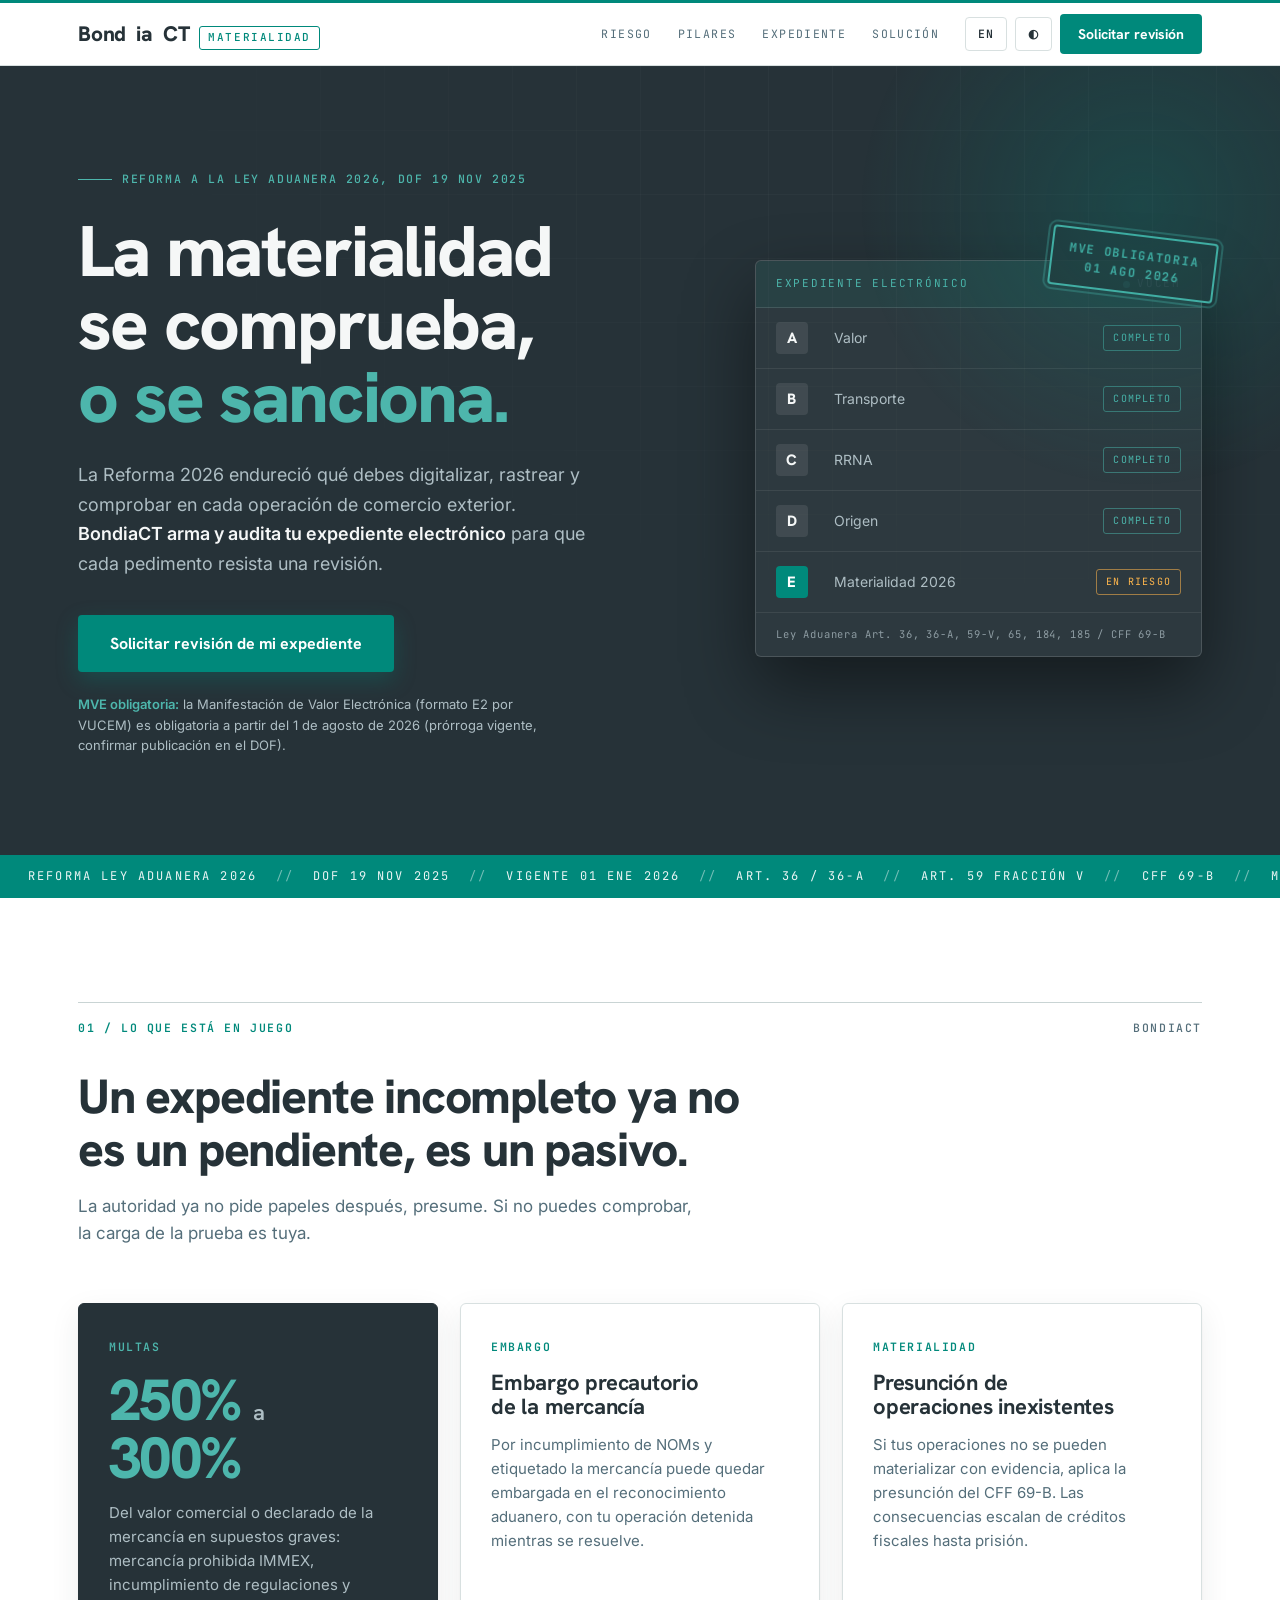
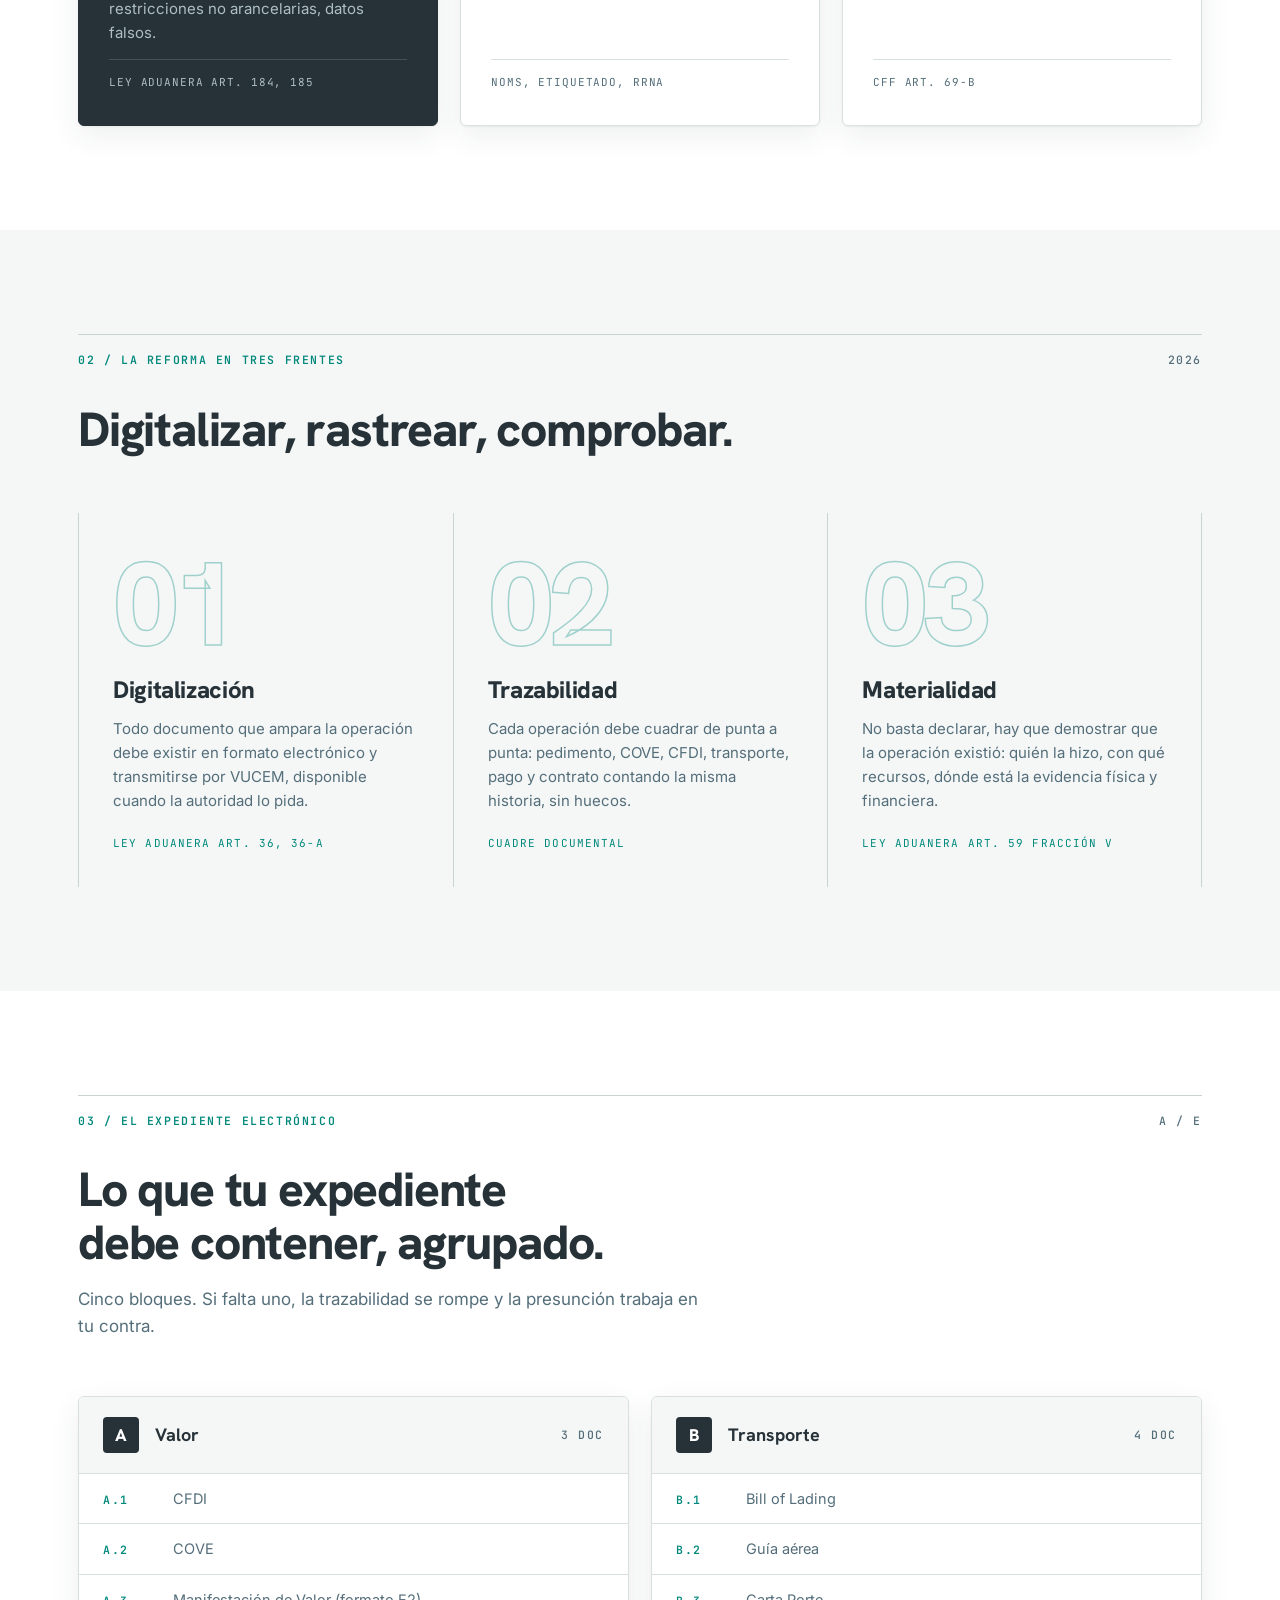
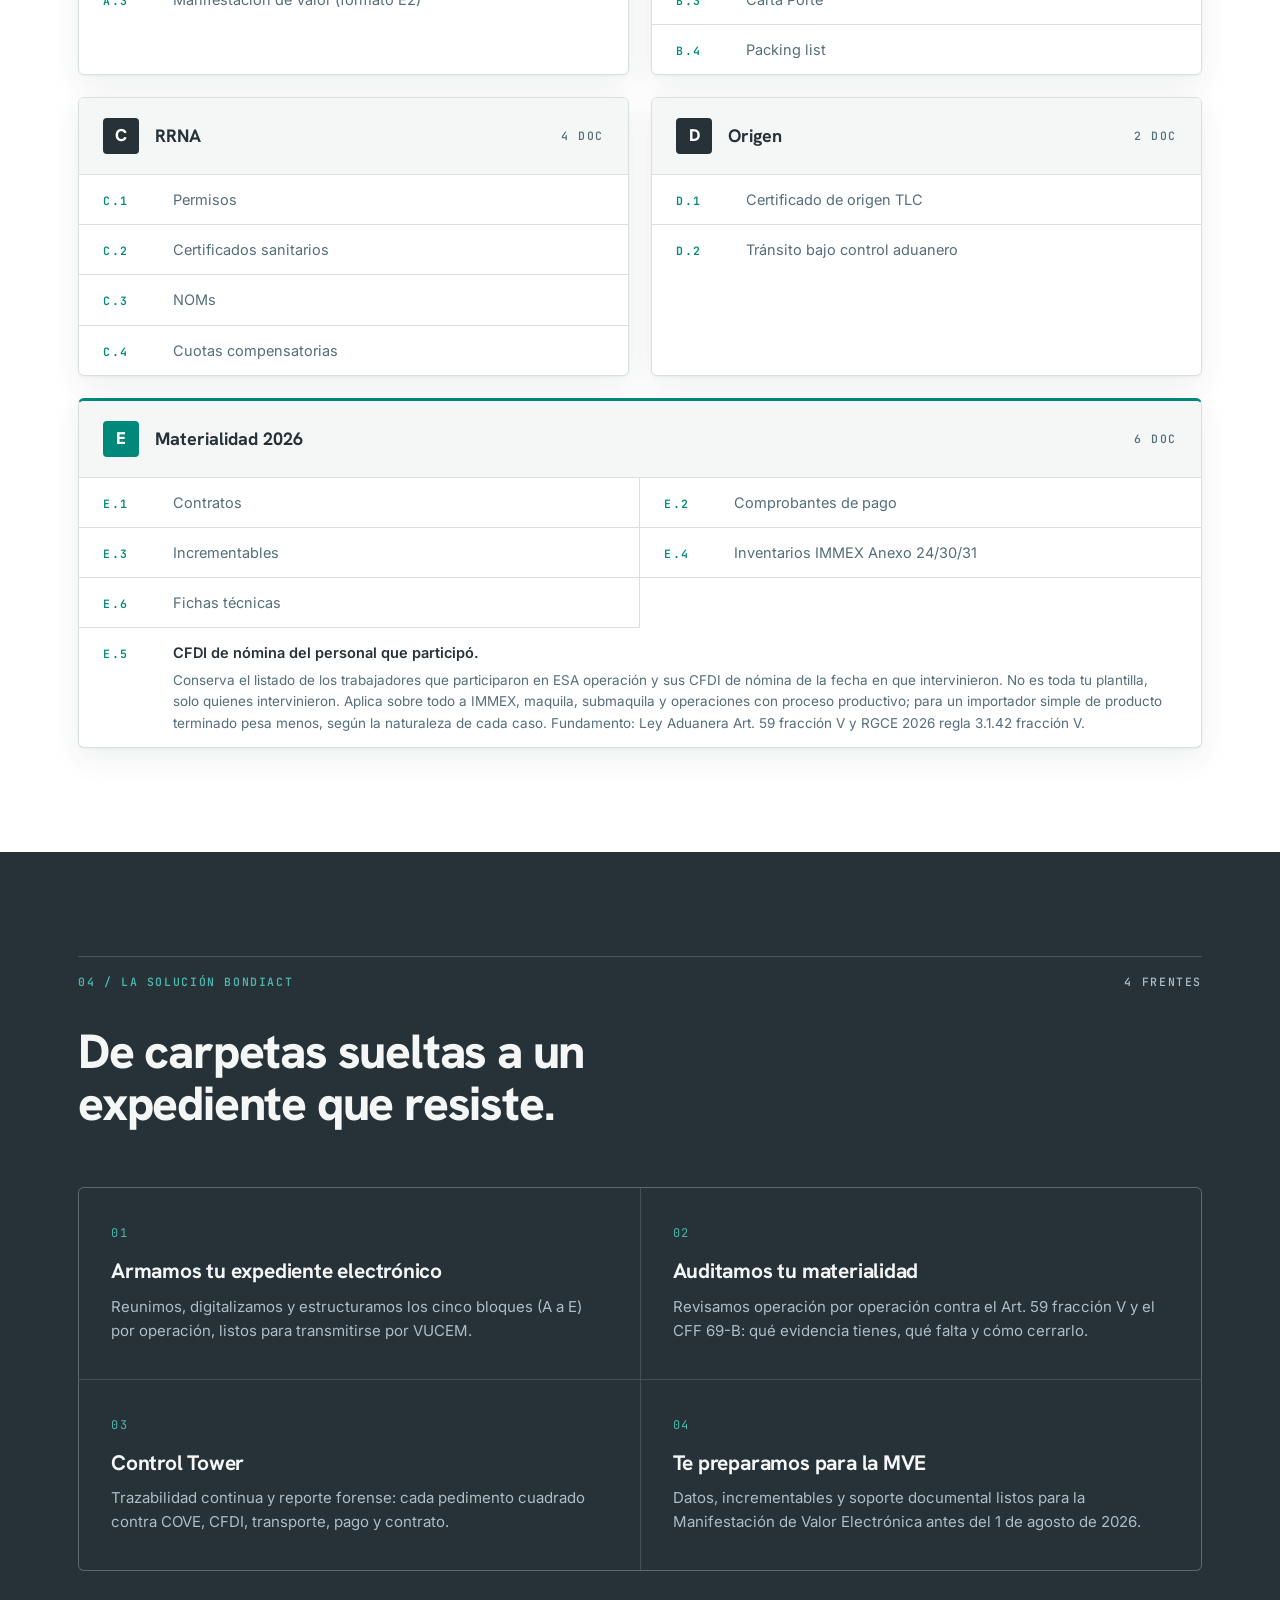
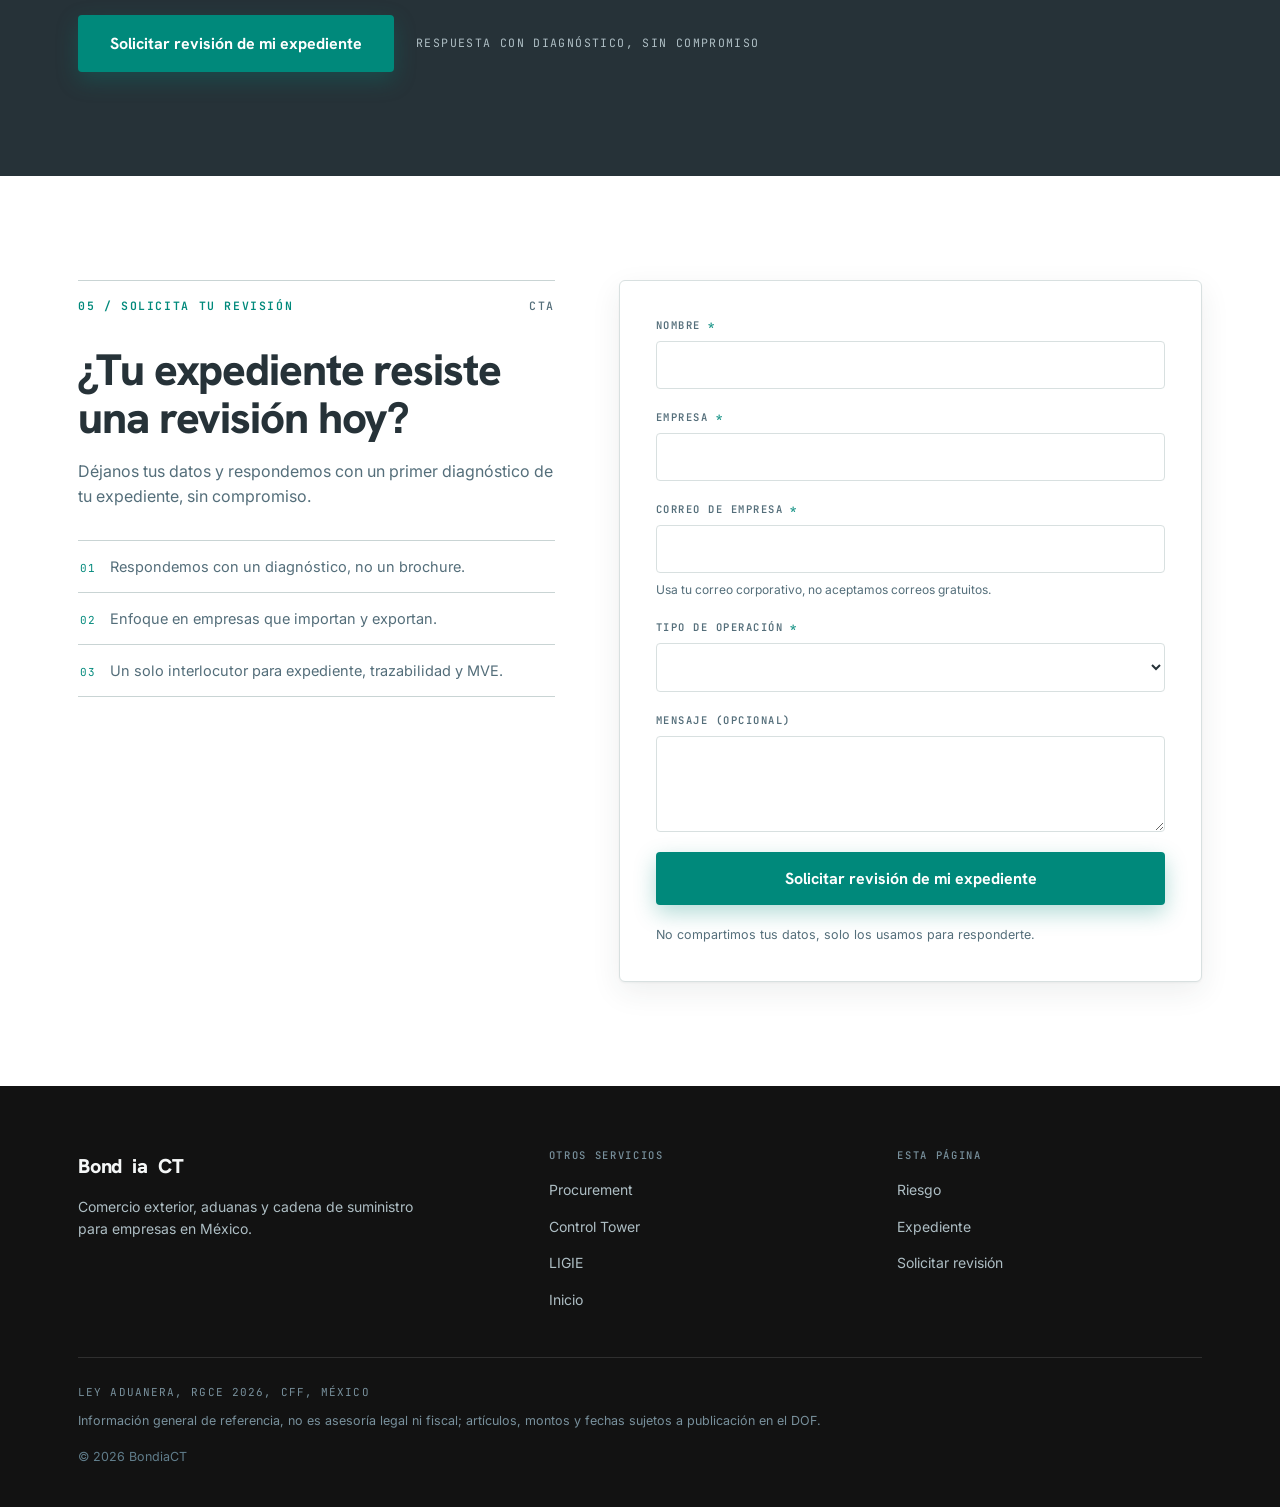
<file: materialidad/index.html>
<!DOCTYPE html>
<html lang="es" data-lang="es">
<head>
<meta charset="UTF-8">
<meta name="viewport" content="width=device-width, initial-scale=1.0, maximum-scale=5.0, viewport-fit=cover">
<meta name="format-detection" content="telephone=no">
<meta name="apple-mobile-web-app-capable" content="yes">
<meta name="apple-mobile-web-app-status-bar-style" content="black-translucent">
<meta name="mobile-web-app-capable" content="yes">
<meta name="description" content="Expediente electrónico y materialidad bajo la Reforma a la Ley Aduanera 2026. BondiaCT arma y audita tu expediente de comercio exterior.">
<meta name="theme-color" content="#263238">
<title>BondiaCT, Materialidad y Expediente Electrónico 2026</title>
<link rel="preconnect" href="https://fonts.googleapis.com">
<link rel="preconnect" href="https://fonts.gstatic.com" crossorigin>
<link href="https://fonts.googleapis.com/css2?family=Hanken+Grotesk:wght@400;600;700;800&family=Inter:wght@400;500;600&family=JetBrains+Mono:wght@400;500;600;700&display=swap" rel="stylesheet">
<style>
  :root{
    --primary:#00897B;
    --primary-strong:#00695F;
    --secondary:#263238;
    --tertiary:#F5F7F7;
    --neutral:#121212;
    --bg:#FFFFFF;
    --bg-alt:#F5F7F7;
    --surface:#FFFFFF;
    --text:#263238;
    --muted:#546E7A;
    --line:#D8E0E0;
    --hairline:#C9D4D4;
    --accent:#00897B;
    --dark-bg:#263238;
    --dark-text:#F5F7F7;
    --dark-muted:#AEBEC4;
    --dark-line:rgba(245,247,247,0.14);
    --card-shadow:0 1px 2px rgba(38,50,56,0.05), 0 10px 30px rgba(38,50,56,0.08);
  }
  html.dark{
    --bg:#121212;
    --bg-alt:#171B1C;
    --surface:#1C2224;
    --text:#ECF1F1;
    --muted:#9FB0B5;
    --line:#2A3335;
    --hairline:#2F393B;
    --accent:#2BB3A3;
    --dark-bg:#0E1213;
    --dark-text:#F5F7F7;
    --dark-muted:#9FB0B5;
    --dark-line:rgba(245,247,247,0.1);
    --card-shadow:0 1px 2px rgba(0,0,0,0.5), 0 14px 36px rgba(0,0,0,0.4);
  }
  *{box-sizing:border-box;margin:0;padding:0;-webkit-tap-highlight-color:transparent}
  html{scroll-behavior:smooth;-webkit-text-size-adjust:100%;text-size-adjust:100%}
  body{
    font-family:'Inter',system-ui,sans-serif;
    font-size:16px;line-height:1.6;
    color:var(--text);background:var(--bg);
    -webkit-font-smoothing:antialiased;
    -moz-osx-font-smoothing:grayscale;
    transition:background 0.25s, color 0.25s;
    overflow-x:hidden;
    width:100%;
    max-width:100vw;
  }
  input,select,textarea,button{font-size:16px}
  h1,h2,h3,h4{font-family:'Hanken Grotesk',system-ui,sans-serif;line-height:1.1;text-wrap:balance}
  a{color:var(--accent);text-decoration:none}
  a:hover{color:var(--primary-strong);text-decoration:underline}
  html.dark a:hover{color:#5FCFC2}
  .mono{font-family:'JetBrains Mono',monospace;font-size:11.5px;letter-spacing:0.14em;text-transform:uppercase;font-weight:500}
  .wrap{max-width:1180px;margin:0 auto;padding:0 28px}
  @media(max-width:600px){.wrap{padding:0 18px}section{padding:64px 0}}
  img,svg{max-width:100%}

  .en{display:none}
  html[data-lang="en"] .es{display:none}
  html[data-lang="en"] .en{display:revert}

  /* ============ NAV ============ */
  .topline{height:3px;background:var(--primary)}
  .nav{position:sticky;top:0;z-index:100;background:var(--bg);border-bottom:1px solid var(--line);padding-left:env(safe-area-inset-left);padding-right:env(safe-area-inset-right)}
  .nav-inner{display:flex;align-items:center;justify-content:space-between;gap:16px;height:62px;max-width:1180px;margin:0 auto;padding:0 28px;flex-wrap:nowrap}
  @media(max-width:600px){.nav-inner{padding:0 16px;height:56px}.brand{font-size:17px}.brand .svc{display:none}}
  .brand{font-family:'Hanken Grotesk',sans-serif;font-weight:800;font-size:21px;color:var(--text);letter-spacing:-0.01em;display:flex;align-items:baseline;gap:10px}
  .brand b{color:inherit;font-weight:800}
  .brand:hover{text-decoration:none;color:var(--text)}
  .brand .svc{font-family:'JetBrains Mono',monospace;font-weight:500;font-size:11px;letter-spacing:0.14em;text-transform:uppercase;color:var(--accent);border:1px solid var(--accent);padding:2px 8px;border-radius:3px}
  .nav-links{display:flex;align-items:center;gap:26px}
  .nav-links .nav-anchor{font-family:'JetBrains Mono',monospace;font-size:11.5px;letter-spacing:0.12em;text-transform:uppercase;color:var(--muted)}
  .nav-links .nav-anchor:hover{color:var(--accent);text-decoration:none}
  .nav-ctrls{display:flex;align-items:center;gap:8px}
  @media(max-width:600px){.nav-ctrls{gap:6px}.tgl{padding:8px 9px;min-width:38px}.btn-nav{padding:8px 12px;font-size:12.5px}}
  .tgl{font-family:'JetBrains Mono',monospace;font-size:11.5px;font-weight:600;border:1px solid var(--line);background:transparent;color:var(--text);border-radius:4px;padding:8px 12px;cursor:pointer;min-height:34px;letter-spacing:0.08em}
  .tgl:hover{border-color:var(--accent);color:var(--accent)}
  .btn{
    display:inline-flex;align-items:center;justify-content:center;gap:10px;
    font-family:'Hanken Grotesk',sans-serif;font-weight:700;font-size:16px;
    background:var(--primary);color:#fff;border:none;border-radius:4px;
    padding:16px 32px;cursor:pointer;min-height:52px;
    transition:background 0.15s, transform 0.15s, box-shadow 0.15s;
    box-shadow:0 8px 22px rgba(0,137,123,0.30);
  }
  .btn:hover{background:var(--primary-strong);color:#fff;text-decoration:none;transform:translateY(-2px);box-shadow:0 12px 30px rgba(0,137,123,0.42)}
  .btn-nav{padding:9px 18px;font-size:14px;min-height:38px;box-shadow:none}
  @media(max-width:900px){.nav-links .nav-anchor{display:none}}

  /* ============ HERO ============ */
  .hero{background:var(--dark-bg);color:var(--dark-text);padding:96px 0 100px;position:relative;overflow:hidden}
  .hero::before{
    content:"";position:absolute;inset:0;pointer-events:none;opacity:0.5;
    background-image:linear-gradient(rgba(255,255,255,0.05) 1px, transparent 1px),linear-gradient(90deg, rgba(255,255,255,0.05) 1px, transparent 1px);
    background-size:64px 64px;
    -webkit-mask-image:radial-gradient(ellipse 95% 90% at 75% 10%, black 20%, transparent 72%);
    mask-image:radial-gradient(ellipse 95% 90% at 75% 10%, black 20%, transparent 72%);
  }
  .hero::after{
    content:"";position:absolute;right:-180px;top:-180px;width:640px;height:640px;border-radius:50%;
    background:radial-gradient(circle, rgba(0,137,123,0.24), transparent 62%);pointer-events:none;
    animation:glowDrift 18s ease-in-out infinite;
  }
  .hero .wrap{position:relative;display:grid;grid-template-columns:1.15fr 0.85fr;gap:72px;align-items:center}
  .hero .kicker{color:#4DB6AC;margin-bottom:26px;display:inline-flex;align-items:center;gap:10px}
  .hero .kicker::before{content:"";width:34px;height:1px;background:#4DB6AC;display:inline-block}
  .hero h1{font-size:clamp(42px,5.6vw,76px);font-weight:800;letter-spacing:-0.03em;line-height:1.02;margin-bottom:26px}
  .hero h1 .hl{color:#4DB6AC}
  .hero p.sub{font-size:18px;color:var(--dark-muted);max-width:520px;margin-bottom:36px;line-height:1.65}
  .hero p.sub strong{color:var(--dark-text);font-weight:600}
  .hero-note{margin-top:22px;font-size:13px;color:var(--dark-muted);max-width:460px;line-height:1.55}
  .hero-note b{color:#4DB6AC;font-weight:600}

  /* dossier card */
  .dossier-wrap{position:relative}
  .dossier{
    background:rgba(255,255,255,0.035);
    border:1px solid rgba(255,255,255,0.14);
    border-radius:6px;overflow:hidden;
    box-shadow:0 30px 70px rgba(0,0,0,0.45);
    -webkit-backdrop-filter:blur(4px);
    backdrop-filter:blur(4px);
  }
  .dossier-head{
    display:flex;justify-content:space-between;align-items:center;
    padding:14px 20px;border-bottom:1px solid rgba(255,255,255,0.12);
    font-family:'JetBrains Mono',monospace;font-size:11px;letter-spacing:0.16em;text-transform:uppercase;
    color:#4DB6AC;background:rgba(0,137,123,0.10);
  }
  .dossier-head .live{display:inline-flex;align-items:center;gap:7px;color:var(--dark-muted)}
  .dossier-head .live::before{content:"";width:7px;height:7px;border-radius:50%;background:#4DB6AC;animation:blink 1.8s ease-in-out infinite}
  .drow{
    display:grid;grid-template-columns:44px 1fr auto;align-items:center;gap:14px;
    padding:14px 20px;border-bottom:1px solid rgba(255,255,255,0.08);
    animation:fadeUp 0.6s cubic-bezier(0.16,1,0.3,1) both;
  }
  .drow:nth-child(2){animation-delay:0.35s}.drow:nth-child(3){animation-delay:0.45s}
  .drow:nth-child(4){animation-delay:0.55s}.drow:nth-child(5){animation-delay:0.65s}
  .drow:nth-child(6){animation-delay:0.75s}
  .drow .dl{font-family:'Hanken Grotesk',sans-serif;font-weight:800;font-size:15px;color:var(--dark-text);background:rgba(255,255,255,0.09);border-radius:4px;width:32px;height:32px;display:flex;align-items:center;justify-content:center}
  .drow .dn{font-size:14px;color:var(--dark-muted)}
  .drow .st{font-family:'JetBrains Mono',monospace;font-size:10px;letter-spacing:0.12em;text-transform:uppercase;padding:4px 9px;border-radius:3px}
  .st.ok{color:#4DB6AC;border:1px solid rgba(77,182,172,0.5)}
  .st.bad{color:#FFB74D;border:1px solid rgba(255,183,77,0.55);animation:blink 1.6s ease-in-out infinite}
  .drow.hot .dl{background:var(--primary);color:#fff}
  .dossier-foot{padding:13px 20px;font-family:'JetBrains Mono',monospace;font-size:10.5px;letter-spacing:0.08em;color:rgba(174,190,196,0.75)}
  .stamp{
    position:absolute;right:-14px;top:-26px;transform:rotate(7deg);
    font-family:'JetBrains Mono',monospace;font-size:12px;font-weight:700;letter-spacing:0.14em;text-transform:uppercase;
    color:#4DB6AC;text-align:center;line-height:1.5;
    border:2px solid #4DB6AC;outline:2px solid rgba(77,182,172,0.35);outline-offset:3px;
    padding:10px 16px;border-radius:4px;background:rgba(38,50,56,0.9);
    animation:stampIn 0.5s cubic-bezier(0.34,1.56,0.64,1) 1s both;z-index:2;
  }
  @media(max-width:960px){
    .hero .wrap{grid-template-columns:1fr;gap:56px}
    .hero{padding:72px 0}
    .stamp{right:6px}
  }
  @media(max-width:600px){
    .hero{padding:48px 0 64px}
    .hero h1{font-size:clamp(30px,9vw,40px)}
    .hero .kicker{font-size:10.5px;flex-wrap:wrap}
    .stamp{position:static;transform:none;display:inline-block;margin-bottom:16px;animation:none}
    .drow{grid-template-columns:36px 1fr auto;padding:11px 14px}
    .dossier-head{padding:12px 14px}
  }

  /* ============ TICKER ============ */
  .ticker{background:var(--primary);overflow:hidden;padding:12px 0;position:relative}
  html.dark .ticker{background:#00695F}
  .ticker-track{display:flex;gap:0;white-space:nowrap;animation:tick 36s linear infinite;width:max-content}
  .ticker span{font-family:'JetBrains Mono',monospace;font-size:12px;letter-spacing:0.18em;text-transform:uppercase;color:rgba(255,255,255,0.92);padding:0 28px;position:relative}
  .ticker span::after{content:"//";position:absolute;right:-9px;color:rgba(255,255,255,0.45)}

  /* ============ SECTIONS ============ */
  section{padding:104px 0}
  .shead{margin-bottom:56px}
  .shead-rule{
    display:flex;justify-content:space-between;align-items:baseline;
    border-top:1px solid var(--hairline);padding-top:16px;margin-bottom:34px;
  }
  .shead-rule .tag{color:var(--accent);font-weight:600}
  .shead-rule .idx{color:var(--muted)}
  .shead h2{font-size:clamp(30px,3.8vw,48px);font-weight:800;letter-spacing:-0.025em;max-width:720px;margin-bottom:16px}
  .shead p{color:var(--muted);font-size:17px;max-width:620px}
  .alt{background:var(--bg-alt)}

  .grid3{display:grid;grid-template-columns:repeat(3,1fr);gap:22px}
  @media(max-width:900px){.grid3{grid-template-columns:1fr}}

  /* riesgo */
  .rcard{
    background:var(--surface);border:1px solid var(--line);border-radius:6px;
    padding:34px 30px;box-shadow:var(--card-shadow);
    display:flex;flex-direction:column;gap:14px;min-height:300px;
    transition:transform 0.25s ease, box-shadow 0.25s ease, border-color 0.25s ease;
  }
  .rcard:hover{transform:translateY(-6px);border-color:rgba(0,137,123,0.55);box-shadow:0 3px 6px rgba(38,50,56,0.06), 0 22px 48px rgba(38,50,56,0.16)}
  html.dark .rcard:hover{box-shadow:0 3px 6px rgba(0,0,0,0.5), 0 22px 52px rgba(0,0,0,0.55)}
  .rcard .rtag{color:var(--accent);font-weight:600}
  .rcard h3{font-size:22px;font-weight:700;letter-spacing:-0.01em}
  .rcard p{color:var(--muted);font-size:15px}
  .rcard .ref{font-family:'JetBrains Mono',monospace;font-size:11px;letter-spacing:0.08em;color:var(--muted);border-top:1px solid var(--line);padding-top:14px;margin-top:auto;text-transform:uppercase}
  .rcard.dark{background:var(--secondary);border-color:var(--secondary);color:var(--dark-text)}
  html.dark .rcard.dark{background:#0E1213;border-color:#2A3335}
  .rcard.dark p{color:var(--dark-muted)}
  .rcard.dark .ref{border-color:rgba(255,255,255,0.15);color:var(--dark-muted)}
  .rcard .big{font-family:'Hanken Grotesk',sans-serif;font-weight:800;font-size:58px;letter-spacing:-0.03em;line-height:1;color:#4DB6AC}
  .rcard .big small{font-size:22px;font-weight:600;color:var(--dark-muted)}

  /* pilares */
  .pillars{display:grid;grid-template-columns:repeat(3,1fr);gap:0}
  @media(max-width:900px){.pillars{grid-template-columns:1fr}}
  .pillar{position:relative;padding:44px 34px 34px;border-left:1px solid var(--hairline)}
  .pillar:last-child{border-right:1px solid var(--hairline)}
  @media(max-width:900px){.pillar{border-right:1px solid var(--hairline);border-bottom:1px solid var(--hairline)}.pillar:first-child{border-top:1px solid var(--hairline)}}
  .pillar .ghost{
    font-family:'Hanken Grotesk',sans-serif;font-weight:800;font-size:118px;line-height:0.8;
    color:transparent;-webkit-text-stroke:1.5px rgba(0,137,123,0.35);
    display:block;margin-bottom:26px;letter-spacing:-0.04em;
  }
  html.dark .pillar .ghost{-webkit-text-stroke:1.5px rgba(43,179,163,0.4)}
  .pillar h3{font-size:24px;font-weight:800;margin-bottom:14px;letter-spacing:-0.015em}
  .pillar p{color:var(--muted);font-size:15px;margin-bottom:22px}
  .pillar .ref{font-family:'JetBrains Mono',monospace;font-size:11px;letter-spacing:0.1em;text-transform:uppercase;color:var(--accent)}

  /* ============ LEDGER (expediente) ============ */
  .ledger{display:grid;grid-template-columns:1fr 1fr;gap:22px}
  @media(max-width:860px){.ledger{grid-template-columns:1fr}}
  .lgroup{background:var(--surface);border:1px solid var(--line);border-radius:6px;padding:0;box-shadow:var(--card-shadow);overflow:hidden;transition:transform 0.25s ease, border-color 0.25s ease}
  .lgroup:hover{border-color:rgba(0,137,123,0.5);transform:translateY(-4px)}
  .lgroup.hot{grid-column:1 / -1;border-top:3px solid var(--primary)}
  .lhead{display:flex;align-items:center;gap:16px;padding:20px 24px;border-bottom:1px solid var(--line);background:var(--bg-alt)}
  html.dark .lhead{background:rgba(255,255,255,0.03)}
  .lletter{font-family:'Hanken Grotesk',sans-serif;font-weight:800;font-size:17px;color:#fff;background:var(--secondary);width:36px;height:36px;border-radius:4px;display:flex;align-items:center;justify-content:center;flex-shrink:0}
  html.dark .lletter{background:#37474F}
  .lgroup.hot .lletter{background:var(--primary)}
  .lhead h3{font-size:18px;font-weight:700;flex:1}
  .lcount{color:var(--muted)}
  .lrow{display:grid;grid-template-columns:56px 1fr;gap:14px;padding:13px 24px;border-bottom:1px solid var(--line);font-size:14.5px;color:var(--muted);align-items:baseline}
  @media(max-width:600px){.lrow{grid-template-columns:40px 1fr;padding:12px 16px}.lhead{padding:16px}.ghost{font-size:88px !important}}
  .lrow:last-child{border-bottom:none}
  .lrow .lidx{color:var(--accent);font-weight:600}
  .lrow .lbody{display:flex;flex-direction:column;gap:5px}
  .lrow .lbody .ttl{font-weight:600;color:var(--text)}
  .lrow .lbody .dsc{font-size:13.5px;line-height:1.6}
  .lgroup.hot .lrows{display:grid;grid-template-columns:1fr 1fr;column-gap:0}
  @media(max-width:860px){.lgroup.hot .lrows{grid-template-columns:1fr}}
  .lgroup.hot .lrows .lrow:nth-child(odd){border-right:1px solid var(--line)}
  @media(max-width:860px){.lgroup.hot .lrows .lrow:nth-child(odd){border-right:none}}
  .lgroup.hot .lrows .lrow.full{grid-column:1 / -1;border-right:none !important}

  /* ============ SOLUCIÓN (dark band) ============ */
  .sol-band{background:var(--secondary);color:var(--dark-text)}
  html.dark .sol-band{background:#0E1213}
  .sol-band .shead-rule{border-top-color:rgba(255,255,255,0.18)}
  .sol-band .shead-rule .idx{color:var(--dark-muted)}
  .sol-band .shead-rule .tag{color:#4DB6AC}
  .sol-band .shead h2{color:var(--dark-text)}
  .sol-band .shead p{color:var(--dark-muted)}
  .sol{display:grid;grid-template-columns:repeat(2,1fr);gap:1px;background:rgba(255,255,255,0.14);border:1px solid rgba(255,255,255,0.14);border-radius:6px;overflow:hidden}
  @media(max-width:820px){.sol{grid-template-columns:1fr}}
  .sol .scell{background:var(--secondary);padding:36px 32px;transition:background 0.2s}
  html.dark .sol .scell{background:#0E1213}
  .sol .scell:hover{background:#2E3D44}
  html.dark .sol .scell:hover{background:#15201F}
  .sol .snum{font-family:'JetBrains Mono',monospace;font-size:12px;letter-spacing:0.16em;color:#4DB6AC;display:block;margin-bottom:16px}
  .sol h3{font-size:21px;font-weight:700;margin-bottom:12px;letter-spacing:-0.01em;color:var(--dark-text)}
  .sol p{color:var(--dark-muted);font-size:15px}
  .sol-cta{margin-top:44px;display:flex;align-items:center;gap:22px;flex-wrap:wrap}
  .sol-cta .hint{font-family:'JetBrains Mono',monospace;font-size:11.5px;letter-spacing:0.12em;text-transform:uppercase;color:var(--dark-muted)}

  /* ============ FORM ============ */
  .form-wrap{display:grid;grid-template-columns:0.9fr 1.1fr;gap:64px;align-items:start}
  @media(max-width:900px){.form-wrap{grid-template-columns:1fr;gap:40px}}
  .form-side .shead-rule{margin-bottom:30px}
  .form-side h2{font-size:clamp(30px,3.6vw,44px);font-weight:800;letter-spacing:-0.025em;margin-bottom:16px}
  .form-side > p{color:var(--muted);font-size:16px}
  .form-side ul{list-style:none;display:flex;flex-direction:column;gap:0;margin-top:30px;border-top:1px solid var(--hairline)}
  .form-side li{display:flex;gap:14px;color:var(--muted);font-size:14.5px;align-items:baseline;padding:14px 2px;border-bottom:1px solid var(--hairline)}
  .form-side li .li-idx{font-family:'JetBrains Mono',monospace;font-size:11px;color:var(--accent);letter-spacing:0.1em}
  form{
    background:var(--surface);border:1px solid var(--line);border-radius:6px;
    padding:36px;box-shadow:var(--card-shadow);
    display:flex;flex-direction:column;gap:20px;
  }
  .field{display:flex;flex-direction:column;gap:7px}
  .field label{font-family:'JetBrains Mono',monospace;font-size:10.5px;font-weight:600;letter-spacing:0.14em;text-transform:uppercase;color:var(--muted)}
  .field label .req{color:var(--accent)}
  .field input,.field select,.field textarea{
    font-family:'Inter',sans-serif;font-size:15px;color:var(--text);
    background:var(--bg);border:1px solid var(--line);border-radius:4px;
    padding:13px 15px;width:100%;min-height:48px;
  }
  .field textarea{min-height:96px;resize:vertical}
  .field input:focus,.field select:focus,.field textarea:focus{outline:2px solid var(--primary);outline-offset:-1px;border-color:var(--primary)}
  .field .hint{font-size:12px;color:var(--muted)}
  .hp{position:absolute;left:-9999px;top:-9999px;height:0;overflow:hidden}
  .msg{display:none;border-radius:4px;padding:14px 16px;font-size:14.5px;line-height:1.5}
  .msg.show{display:block}
  .msg.ok{background:rgba(0,137,123,0.1);border:1px solid var(--primary);color:var(--text)}
  .msg.err{background:rgba(198,40,40,0.08);border:1px solid #C62828;color:var(--text)}
  html.dark .msg.err{background:rgba(229,115,115,0.1);border-color:#E57373}
  .form-note{font-size:12.5px;color:var(--muted)}

  /* ============ FOOTER ============ */
  footer{background:var(--neutral);color:#AEBEC4;padding:64px 0 calc(40px + env(safe-area-inset-bottom))}
  .foot-grid{display:grid;grid-template-columns:1.4fr 1fr 1fr;gap:44px;margin-bottom:44px}
  @media(max-width:820px){.foot-grid{grid-template-columns:1fr}}
  footer .brand{color:#F5F7F7;font-size:20px}
  footer p{font-size:14px;margin-top:14px;max-width:340px}
  footer h4{font-family:'JetBrains Mono',monospace;font-size:10.5px;letter-spacing:0.16em;text-transform:uppercase;color:#78909C;margin-bottom:16px;font-weight:500}
  footer ul{list-style:none;display:flex;flex-direction:column;gap:11px}
  footer ul a{color:#AEBEC4;font-size:14px}
  footer ul a:hover{color:#4DB6AC;text-decoration:none}
  .foot-legal{border-top:1px solid rgba(255,255,255,0.12);padding-top:26px;display:flex;flex-direction:column;gap:10px}
  .foot-legal .frame{font-family:'JetBrains Mono',monospace;font-size:11px;letter-spacing:0.1em;color:#78909C;text-transform:uppercase}
  .foot-legal .disc{font-size:12.5px;color:#78909C;max-width:760px}
  .foot-legal .copy{font-size:12.5px;color:#607D8B;margin-top:6px}

  /* ============ MOTION ============ */
  @keyframes fadeUp{from{opacity:0;transform:translateY(26px)}to{opacity:1;transform:translateY(0)}}
  @keyframes glowDrift{0%,100%{transform:translate(0,0) scale(1)}50%{transform:translate(-70px,50px) scale(1.18)}}
  @keyframes blink{0%,100%{opacity:1}50%{opacity:0.35}}
  @keyframes tick{from{transform:translateX(0)}to{transform:translateX(-50%)}}
  @keyframes stampIn{from{opacity:0;transform:rotate(7deg) scale(1.7)}to{opacity:1;transform:rotate(7deg) scale(1)}}
  .hero .kicker{animation:fadeUp 0.7s cubic-bezier(0.16,1,0.3,1) both}
  .hero h1{animation:fadeUp 0.7s cubic-bezier(0.16,1,0.3,1) 0.08s both}
  .hero p.sub{animation:fadeUp 0.7s cubic-bezier(0.16,1,0.3,1) 0.16s both}
  .hero .btn{animation:fadeUp 0.7s cubic-bezier(0.16,1,0.3,1) 0.24s both}
  .hero .hero-note{animation:fadeUp 0.7s cubic-bezier(0.16,1,0.3,1) 0.32s both}
  .dossier-wrap{animation:fadeUp 0.8s cubic-bezier(0.16,1,0.3,1) 0.3s both}
  .rv{opacity:0}
  .rv.in{opacity:1;animation:fadeUp 0.75s cubic-bezier(0.16,1,0.3,1) both}
  @media (prefers-reduced-motion: reduce){
    *,*::before,*::after{animation:none !important;transition:none !important}
    .rv{opacity:1}
  }
</style>
</head>
<body>

<div class="topline"></div>
<nav class="nav">
  <div class="nav-inner">
    <a class="brand" href="/">Bond<b>ia</b>CT<span class="svc"><span class="es">Materialidad</span><span class="en">Materiality</span></span></a>
    <div class="nav-links">
      <a class="nav-anchor" href="#riesgo"><span class="es">Riesgo</span><span class="en">Risk</span></a>
      <a class="nav-anchor" href="#pilares"><span class="es">Pilares</span><span class="en">Pillars</span></a>
      <a class="nav-anchor" href="#expediente"><span class="es">Expediente</span><span class="en">The file</span></a>
      <a class="nav-anchor" href="#solucion"><span class="es">Solución</span><span class="en">Solution</span></a>
      <div class="nav-ctrls">
        <button class="tgl" id="langTgl" type="button" aria-label="Cambiar idioma">EN</button>
        <button class="tgl" id="themeTgl" type="button" aria-label="Cambiar tema">◐</button>
        <a class="btn btn-nav" href="#contacto"><span class="es">Solicitar revisión</span><span class="en">Request review</span></a>
      </div>
    </div>
  </div>
</nav>

<!-- ============ HERO ============ -->
<header class="hero" data-screen-label="Hero">
  <div class="wrap">
    <div>
      <span class="kicker mono"><span class="es">Reforma a la Ley Aduanera 2026, DOF 19 nov 2025</span><span class="en">2026 Customs Law Reform, DOF Nov 19 2025</span></span>
      <h1>
        <span class="es">La materialidad se comprueba, <span class="hl">o se sanciona.</span></span>
        <span class="en">Materiality is proven, <span class="hl">or it is penalized.</span></span>
      </h1>
      <p class="sub">
        <span class="es">La Reforma 2026 endureció qué debes digitalizar, rastrear y comprobar en cada operación de comercio exterior. <strong>BondiaCT arma y audita tu expediente electrónico</strong> para que cada pedimento resista una revisión.</span>
        <span class="en">The 2026 Reform raised the bar on what you must digitize, trace and prove in every foreign trade operation. <strong>BondiaCT builds and audits your electronic file</strong> so every pedimento can withstand a review.</span>
      </p>
      <a class="btn" href="#contacto"><span class="es">Solicitar revisión de mi expediente</span><span class="en">Request a review of my file</span></a>
      <p class="hero-note">
        <span class="es"><b>MVE obligatoria:</b> la Manifestación de Valor Electrónica (formato E2 por VUCEM) es obligatoria a partir del 1 de agosto de 2026 (prórroga vigente, confirmar publicación en el DOF).</span>
        <span class="en"><b>Mandatory MVE:</b> the Electronic Value Declaration (E2 format via VUCEM) is mandatory starting August 1, 2026 (current extension, subject to DOF publication).</span>
      </p>
    </div>
    <div class="dossier-wrap">
      <div class="stamp"><span class="es">MVE obligatoria<br>01 ago 2026</span><span class="en">MVE mandatory<br>Aug 01 2026</span></div>
      <div class="dossier">
        <div class="dossier-head">
          <span><span class="es">Expediente electrónico</span><span class="en">Electronic file</span></span>
          <span class="live">VUCEM</span>
        </div>
        <div class="drow"><span class="dl">A</span><span class="dn"><span class="es">Valor</span><span class="en">Value</span></span><span class="st ok"><span class="es">Completo</span><span class="en">Complete</span></span></div>
        <div class="drow"><span class="dl">B</span><span class="dn"><span class="es">Transporte</span><span class="en">Transport</span></span><span class="st ok"><span class="es">Completo</span><span class="en">Complete</span></span></div>
        <div class="drow"><span class="dl">C</span><span class="dn">RRNA</span><span class="st ok"><span class="es">Completo</span><span class="en">Complete</span></span></div>
        <div class="drow"><span class="dl">D</span><span class="dn"><span class="es">Origen</span><span class="en">Origin</span></span><span class="st ok"><span class="es">Completo</span><span class="en">Complete</span></span></div>
        <div class="drow hot"><span class="dl">E</span><span class="dn"><span class="es">Materialidad 2026</span><span class="en">Materiality 2026</span></span><span class="st bad"><span class="es">En riesgo</span><span class="en">At risk</span></span></div>
        <div class="dossier-foot">Ley Aduanera Art. 36, 36-A, 59-V, 65, 184, 185 / CFF 69-B</div>
      </div>
    </div>
  </div>
</header>

<!-- ============ TICKER ============ -->
<div class="ticker" aria-hidden="true">
  <div class="ticker-track">
    <span>Reforma Ley Aduanera 2026</span><span>DOF 19 nov 2025</span><span>Vigente 01 ene 2026</span><span>Art. 36 / 36-A</span><span>Art. 59 fracción V</span><span>CFF 69-B</span><span>MVE E2: 01 ago 2026</span><span>Multas 250% a 300%</span><span>VUCEM</span>
    <span>Reforma Ley Aduanera 2026</span><span>DOF 19 nov 2025</span><span>Vigente 01 ene 2026</span><span>Art. 36 / 36-A</span><span>Art. 59 fracción V</span><span>CFF 69-B</span><span>MVE E2: 01 ago 2026</span><span>Multas 250% a 300%</span><span>VUCEM</span>
  </div>
</div>

<!-- ============ RIESGO ============ -->
<section id="riesgo" data-screen-label="Riesgo">
  <div class="wrap">
    <div class="shead">
      <div class="shead-rule">
        <span class="tag mono"><span class="es">01 / Lo que está en juego</span><span class="en">01 / What is at stake</span></span>
        <span class="idx mono">BondiaCT</span>
      </div>
      <h2><span class="es">Un expediente incompleto ya no es un pendiente, es un pasivo.</span><span class="en">An incomplete file is no longer a to-do, it is a liability.</span></h2>
      <p><span class="es">La autoridad ya no pide papeles después, presume. Si no puedes comprobar, la carga de la prueba es tuya.</span><span class="en">The authority no longer asks for papers later, it presumes. If you cannot prove it, the burden of proof is yours.</span></p>
    </div>
    <div class="grid3">
      <div class="rcard dark">
        <span class="rtag mono" style="color:#4DB6AC"><span class="es">Multas</span><span class="en">Fines</span></span>
        <div class="big">250% <small>a</small> 300%</div>
        <p><span class="es">Del valor comercial o declarado de la mercancía en supuestos graves: mercancía prohibida IMMEX, incumplimiento de regulaciones y restricciones no arancelarias, datos falsos.</span><span class="en">Of the commercial or declared value of the goods in serious cases: prohibited IMMEX goods, breach of non-tariff regulations, false data.</span></p>
        <div class="ref">Ley Aduanera Art. 184, 185</div>
      </div>
      <div class="rcard">
        <span class="rtag mono"><span class="es">Embargo</span><span class="en">Seizure</span></span>
        <h3><span class="es">Embargo precautorio de la mercancía</span><span class="en">Precautionary seizure of goods</span></h3>
        <p><span class="es">Por incumplimiento de NOMs y etiquetado la mercancía puede quedar embargada en el reconocimiento aduanero, con tu operación detenida mientras se resuelve.</span><span class="en">For NOM and labeling breaches, goods can be seized at customs inspection, halting your operation while the case is resolved.</span></p>
        <div class="ref">NOMs, <span class="es">etiquetado</span><span class="en">labeling</span>, RRNA</div>
      </div>
      <div class="rcard">
        <span class="rtag mono"><span class="es">Materialidad</span><span class="en">Materiality</span></span>
        <h3><span class="es">Presunción de operaciones inexistentes</span><span class="en">Presumption of non-existent operations</span></h3>
        <p><span class="es">Si tus operaciones no se pueden materializar con evidencia, aplica la presunción del CFF 69-B. Las consecuencias escalan de créditos fiscales hasta prisión.</span><span class="en">If your operations cannot be materialized with evidence, the CFF 69-B presumption applies. Consequences escalate from tax assessments up to prison.</span></p>
        <div class="ref">CFF Art. 69-B</div>
      </div>
    </div>
  </div>
</section>

<!-- ============ PILARES ============ -->
<section id="pilares" class="alt" data-screen-label="Pilares">
  <div class="wrap">
    <div class="shead">
      <div class="shead-rule">
        <span class="tag mono"><span class="es">02 / La Reforma en tres frentes</span><span class="en">02 / The Reform on three fronts</span></span>
        <span class="idx mono">2026</span>
      </div>
      <h2><span class="es">Digitalizar, rastrear, comprobar.</span><span class="en">Digitize, trace, prove.</span></h2>
    </div>
    <div class="pillars">
      <div class="pillar">
        <span class="ghost">01</span>
        <h3><span class="es">Digitalización</span><span class="en">Digitization</span></h3>
        <p><span class="es">Todo documento que ampara la operación debe existir en formato electrónico y transmitirse por VUCEM, disponible cuando la autoridad lo pida.</span><span class="en">Every document backing the operation must exist electronically and be transmitted through VUCEM, available whenever the authority asks.</span></p>
        <div class="ref">Ley Aduanera Art. 36, 36-A</div>
      </div>
      <div class="pillar">
        <span class="ghost">02</span>
        <h3><span class="es">Trazabilidad</span><span class="en">Traceability</span></h3>
        <p><span class="es">Cada operación debe cuadrar de punta a punta: pedimento, COVE, CFDI, transporte, pago y contrato contando la misma historia, sin huecos.</span><span class="en">Each operation must reconcile end to end: pedimento, COVE, CFDI, transport, payment and contract telling the same story, with no gaps.</span></p>
        <div class="ref"><span class="es">Cuadre documental</span><span class="en">Document reconciliation</span></div>
      </div>
      <div class="pillar">
        <span class="ghost">03</span>
        <h3><span class="es">Materialidad</span><span class="en">Materiality</span></h3>
        <p><span class="es">No basta declarar, hay que demostrar que la operación existió: quién la hizo, con qué recursos, dónde está la evidencia física y financiera.</span><span class="en">Declaring is not enough, you must show the operation existed: who performed it, with what resources, where the physical and financial evidence lives.</span></p>
        <div class="ref">Ley Aduanera Art. 59 <span class="es">fracción</span><span class="en">section</span> V</div>
      </div>
    </div>
  </div>
</section>

<!-- ============ EXPEDIENTE ============ -->
<section id="expediente" data-screen-label="Expediente">
  <div class="wrap">
    <div class="shead">
      <div class="shead-rule">
        <span class="tag mono"><span class="es">03 / El expediente electrónico</span><span class="en">03 / The electronic file</span></span>
        <span class="idx mono">A / E</span>
      </div>
      <h2><span class="es">Lo que tu expediente debe contener, agrupado.</span><span class="en">What your file must contain, grouped.</span></h2>
      <p><span class="es">Cinco bloques. Si falta uno, la trazabilidad se rompe y la presunción trabaja en tu contra.</span><span class="en">Five blocks. If one is missing, traceability breaks and the presumption works against you.</span></p>
    </div>
    <div class="ledger">
      <div class="lgroup">
        <div class="lhead"><span class="lletter">A</span><h3><span class="es">Valor</span><span class="en">Value</span></h3><span class="lcount mono">3 DOC</span></div>
        <div class="lrow"><span class="lidx mono">A.1</span><span>CFDI</span></div>
        <div class="lrow"><span class="lidx mono">A.2</span><span>COVE</span></div>
        <div class="lrow"><span class="lidx mono">A.3</span><span><span class="es">Manifestación de Valor (formato E2)</span><span class="en">Value Declaration (E2 format)</span></span></div>
      </div>
      <div class="lgroup">
        <div class="lhead"><span class="lletter">B</span><h3><span class="es">Transporte</span><span class="en">Transport</span></h3><span class="lcount mono">4 DOC</span></div>
        <div class="lrow"><span class="lidx mono">B.1</span><span>Bill of Lading</span></div>
        <div class="lrow"><span class="lidx mono">B.2</span><span><span class="es">Guía aérea</span><span class="en">Air waybill</span></span></div>
        <div class="lrow"><span class="lidx mono">B.3</span><span>Carta Porte</span></div>
        <div class="lrow"><span class="lidx mono">B.4</span><span>Packing list</span></div>
      </div>
      <div class="lgroup">
        <div class="lhead"><span class="lletter">C</span><h3>RRNA</h3><span class="lcount mono">4 DOC</span></div>
        <div class="lrow"><span class="lidx mono">C.1</span><span><span class="es">Permisos</span><span class="en">Permits</span></span></div>
        <div class="lrow"><span class="lidx mono">C.2</span><span><span class="es">Certificados sanitarios</span><span class="en">Sanitary certificates</span></span></div>
        <div class="lrow"><span class="lidx mono">C.3</span><span>NOMs</span></div>
        <div class="lrow"><span class="lidx mono">C.4</span><span><span class="es">Cuotas compensatorias</span><span class="en">Countervailing duties</span></span></div>
      </div>
      <div class="lgroup">
        <div class="lhead"><span class="lletter">D</span><h3><span class="es">Origen</span><span class="en">Origin</span></h3><span class="lcount mono">2 DOC</span></div>
        <div class="lrow"><span class="lidx mono">D.1</span><span><span class="es">Certificado de origen TLC</span><span class="en">FTA certificate of origin</span></span></div>
        <div class="lrow"><span class="lidx mono">D.2</span><span><span class="es">Tránsito bajo control aduanero</span><span class="en">Transit under customs control</span></span></div>
      </div>
      <div class="lgroup hot">
        <div class="lhead"><span class="lletter">E</span><h3><span class="es">Materialidad 2026</span><span class="en">Materiality 2026</span></h3><span class="lcount mono">6 DOC</span></div>
        <div class="lrows">
          <div class="lrow"><span class="lidx mono">E.1</span><span><span class="es">Contratos</span><span class="en">Contracts</span></span></div>
          <div class="lrow"><span class="lidx mono">E.2</span><span><span class="es">Comprobantes de pago</span><span class="en">Proof of payment</span></span></div>
          <div class="lrow"><span class="lidx mono">E.3</span><span><span class="es">Incrementables</span><span class="en">Dutiable additions</span></span></div>
          <div class="lrow"><span class="lidx mono">E.4</span><span><span class="es">Inventarios IMMEX Anexo 24/30/31</span><span class="en">IMMEX inventories Annex 24/30/31</span></span></div>
          <div class="lrow"><span class="lidx mono">E.6</span><span><span class="es">Fichas técnicas</span><span class="en">Technical datasheets</span></span></div>
          <div class="lrow full"><span class="lidx mono">E.5</span>
            <span class="lbody">
              <span class="ttl"><span class="es">CFDI de nómina del personal que participó.</span><span class="en">Payroll CFDI of the staff involved.</span></span>
              <span class="dsc"><span class="es">Conserva el listado de los trabajadores que participaron en ESA operación y sus CFDI de nómina de la fecha en que intervinieron. No es toda tu plantilla, solo quienes intervinieron. Aplica sobre todo a IMMEX, maquila, submaquila y operaciones con proceso productivo; para un importador simple de producto terminado pesa menos, según la naturaleza de cada caso. Fundamento: Ley Aduanera Art. 59 fracción V y RGCE 2026 regla 3.1.42 fracción V.</span><span class="en">Keep the list of the workers who took part in THAT operation and their payroll CFDI for the date they were involved. Not your whole workforce, only those who took part. Applies mainly to IMMEX, maquila, subcontracted manufacturing and operations with a productive process; for a simple importer of finished goods it weighs less, depending on the nature of each case. Basis: Customs Law Art. 59 section V and RGCE 2026 rule 3.1.42 section V.</span></span>
            </span>
          </div>
        </div>
      </div>
    </div>
  </div>
</section>

<!-- ============ SOLUCIÓN ============ -->
<section id="solucion" class="sol-band" data-screen-label="Solucion">
  <div class="wrap">
    <div class="shead">
      <div class="shead-rule">
        <span class="tag mono"><span class="es">04 / La solución BondiaCT</span><span class="en">04 / The BondiaCT solution</span></span>
        <span class="idx mono">4 <span class="es">frentes</span><span class="en">fronts</span></span>
      </div>
      <h2><span class="es">De carpetas sueltas a un expediente que resiste.</span><span class="en">From loose folders to a file that holds up.</span></h2>
    </div>
    <div class="sol">
      <div class="scell">
        <span class="snum">01</span>
        <h3><span class="es">Armamos tu expediente electrónico</span><span class="en">We build your electronic file</span></h3>
        <p><span class="es">Reunimos, digitalizamos y estructuramos los cinco bloques (A a E) por operación, listos para transmitirse por VUCEM.</span><span class="en">We gather, digitize and structure the five blocks (A to E) per operation, ready to transmit through VUCEM.</span></p>
      </div>
      <div class="scell">
        <span class="snum">02</span>
        <h3><span class="es">Auditamos tu materialidad</span><span class="en">We audit your materiality</span></h3>
        <p><span class="es">Revisamos operación por operación contra el Art. 59 fracción V y el CFF 69-B: qué evidencia tienes, qué falta y cómo cerrarlo.</span><span class="en">We review operation by operation against Art. 59 section V and CFF 69-B: what evidence you have, what is missing and how to close it.</span></p>
      </div>
      <div class="scell">
        <span class="snum">03</span>
        <h3>Control Tower</h3>
        <p><span class="es">Trazabilidad continua y reporte forense: cada pedimento cuadrado contra COVE, CFDI, transporte, pago y contrato.</span><span class="en">Continuous traceability and forensic reporting: every pedimento reconciled against COVE, CFDI, transport, payment and contract.</span></p>
      </div>
      <div class="scell">
        <span class="snum">04</span>
        <h3><span class="es">Te preparamos para la MVE</span><span class="en">We get you ready for the MVE</span></h3>
        <p><span class="es">Datos, incrementables y soporte documental listos para la Manifestación de Valor Electrónica antes del 1 de agosto de 2026.</span><span class="en">Data, dutiable additions and supporting documents ready for the Electronic Value Declaration before August 1, 2026.</span></p>
      </div>
    </div>
    <div class="sol-cta">
      <a class="btn" href="#contacto"><span class="es">Solicitar revisión de mi expediente</span><span class="en">Request a review of my file</span></a>
      <span class="hint"><span class="es">Respuesta con diagnóstico, sin compromiso</span><span class="en">Reply with a diagnosis, no strings attached</span></span>
    </div>
  </div>
</section>

<!-- ============ FORM ============ -->
<section id="contacto" data-screen-label="Formulario">
  <div class="wrap form-wrap">
    <div class="form-side">
      <div class="shead-rule">
        <span class="tag mono"><span class="es">05 / Solicita tu revisión</span><span class="en">05 / Request your review</span></span>
        <span class="idx mono">CTA</span>
      </div>
      <h2>
        <span class="es">¿Tu expediente resiste una revisión hoy?</span>
        <span class="en">Would your file withstand a review today?</span>
      </h2>
      <p>
        <span class="es">Déjanos tus datos y respondemos con un primer diagnóstico de tu expediente, sin compromiso.</span>
        <span class="en">Leave your details and we reply with a first diagnosis of your file, no strings attached.</span>
      </p>
      <ul>
        <li><span class="li-idx">01</span><span class="es">Respondemos con un diagnóstico, no un brochure.</span><span class="en">We reply with a diagnosis, not a brochure.</span></li>
        <li><span class="li-idx">02</span><span class="es">Enfoque en empresas que importan y exportan.</span><span class="en">Focused on companies that import and export.</span></li>
        <li><span class="li-idx">03</span><span class="es">Un solo interlocutor para expediente, trazabilidad y MVE.</span><span class="en">One point of contact for file, traceability and MVE.</span></li>
      </ul>
    </div>
    <form id="leadForm" action="/api/submit-lead" method="POST" novalidate>
      <input type="hidden" name="source" value="bondiact.io/materialidad">
      <div class="hp" aria-hidden="true">
        <label for="hp_web">Website</label>
        <input type="text" id="hp_web" name="website" tabindex="-1" autocomplete="off">
      </div>
      <div class="field">
        <label for="f_nombre"><span class="es">Nombre</span><span class="en">Name</span> <span class="req">*</span></label>
        <input type="text" id="f_nombre" name="nombre" required autocomplete="name">
      </div>
      <div class="field">
        <label for="f_empresa"><span class="es">Empresa</span><span class="en">Company</span> <span class="req">*</span></label>
        <input type="text" id="f_empresa" name="empresa" required autocomplete="organization">
      </div>
      <div class="field">
        <label for="f_email"><span class="es">Correo de empresa</span><span class="en">Company email</span> <span class="req">*</span></label>
        <input type="email" id="f_email" name="email" required autocomplete="email">
        <span class="hint"><span class="es">Usa tu correo corporativo, no aceptamos correos gratuitos.</span><span class="en">Use your corporate email, free email providers are not accepted.</span></span>
      </div>
      <div class="field">
        <label for="f_tipo"><span class="es">Tipo de operación</span><span class="en">Type of operation</span> <span class="req">*</span></label>
        <select id="f_tipo" name="tipo_operacion" required>
          <option value="" disabled selected hidden></option>
          <option value="Importador">Importador / Importer</option>
          <option value="Exportador">Exportador / Exporter</option>
          <option value="IMMEX">IMMEX</option>
          <option value="Otro">Otro / Other</option>
        </select>
      </div>
      <div class="field">
        <label for="f_msg"><span class="es">Mensaje (opcional)</span><span class="en">Message (optional)</span></label>
        <textarea id="f_msg" name="mensaje"></textarea>
      </div>
      <div class="msg err" id="formErr" role="alert"></div>
      <div class="msg ok" id="formOk" role="status">
        <span class="es"><b>Recibido.</b> Gracias, revisaremos tu caso y te respondemos a tu correo de empresa con un primer diagnóstico.</span>
        <span class="en"><b>Received.</b> Thank you, we will review your case and reply to your company email with a first diagnosis.</span>
      </div>
      <button class="btn" type="submit" id="submitBtn">
        <span class="es">Solicitar revisión de mi expediente</span>
        <span class="en">Request a review of my file</span>
      </button>
      <p class="form-note"><span class="es">No compartimos tus datos, solo los usamos para responderte.</span><span class="en">We do not share your data, we only use it to reply to you.</span></p>
    </form>
  </div>
</section>

<!-- ============ FOOTER ============ -->
<footer data-screen-label="Footer">
  <div class="wrap">
    <div class="foot-grid">
      <div>
        <a class="brand" href="/">Bond<b>ia</b>CT</a>
        <p><span class="es">Comercio exterior, aduanas y cadena de suministro para empresas en México.</span><span class="en">Foreign trade, customs and supply chain for companies in Mexico.</span></p>
      </div>
      <div>
        <h4><span class="es">Otros servicios</span><span class="en">Other services</span></h4>
        <ul>
          <li><a href="/procurement">Procurement</a></li>
          <li><a href="/controltower">Control Tower</a></li>
          <li><a href="/ligie">LIGIE</a></li>
          <li><a href="/"><span class="es">Inicio</span><span class="en">Home</span></a></li>
        </ul>
      </div>
      <div>
        <h4><span class="es">Esta página</span><span class="en">This page</span></h4>
        <ul>
          <li><a href="#riesgo"><span class="es">Riesgo</span><span class="en">Risk</span></a></li>
          <li><a href="#expediente"><span class="es">Expediente</span><span class="en">The file</span></a></li>
          <li><a href="#contacto"><span class="es">Solicitar revisión</span><span class="en">Request review</span></a></li>
        </ul>
      </div>
    </div>
    <div class="foot-legal">
      <div class="frame">Ley Aduanera, RGCE 2026, CFF, México</div>
      <div class="disc">
        <span class="es">Información general de referencia, no es asesoría legal ni fiscal; artículos, montos y fechas sujetos a publicación en el DOF.</span>
        <span class="en">General reference information, not legal or tax advice; articles, amounts and dates subject to publication in the DOF.</span>
      </div>
      <div class="copy">© 2026 BondiaCT</div>
    </div>
  </div>
</footer>

<script>
(function(){
  "use strict";

  /* ---- language toggle (default ES) ---- */
  var root = document.documentElement;
  var langBtn = document.getElementById("langTgl");
  langBtn.addEventListener("click", function(){
    var toEN = root.getAttribute("data-lang") !== "en";
    root.setAttribute("data-lang", toEN ? "en" : "es");
    root.setAttribute("lang", toEN ? "en" : "es");
    langBtn.textContent = toEN ? "ES" : "EN";
  });

  /* ---- theme toggle (default light) ---- */
  var themeBtn = document.getElementById("themeTgl");
  themeBtn.addEventListener("click", function(){
    root.classList.toggle("dark");
  });

  /* ---- scroll reveal ---- */
  var rvEls = document.querySelectorAll(".shead, .rcard, .pillar, .lgroup, .scell, .form-side, #leadForm");
  if ("IntersectionObserver" in window){
    var io = new IntersectionObserver(function(entries){
      entries.forEach(function(e){
        if (e.isIntersecting){ e.target.classList.add("in"); io.unobserve(e.target); }
      });
    }, { threshold: 0.1, rootMargin: "0px 0px -40px 0px" });
    rvEls.forEach(function(el, i){
      el.classList.add("rv");
      el.style.animationDelay = ((i % 3) * 0.09) + "s";
      io.observe(el);
    });
  }

  /* ---- form ---- */
  var form = document.getElementById("leadForm");
  var errBox = document.getElementById("formErr");
  var okBox = document.getElementById("formOk");
  var btn = document.getElementById("submitBtn");
  var FREE = ["gmail.com","hotmail.com","hotmail.es","outlook.com","outlook.es","yahoo.com","yahoo.com.mx","icloud.com","live.com","live.com.mx"];

  function isES(){ return root.getAttribute("data-lang") !== "en"; }
  function showErr(es, en){
    okBox.classList.remove("show");
    errBox.textContent = isES() ? es : en;
    errBox.classList.add("show");
  }
  function clearMsgs(){
    errBox.classList.remove("show");
    errBox.textContent = "";
    okBox.classList.remove("show");
  }

  form.addEventListener("submit", function(ev){
    ev.preventDefault();
    clearMsgs();

    if (form.website && form.website.value){ return; }

    var nombre = form.nombre.value.trim();
    var empresa = form.empresa.value.trim();
    var email = form.email.value.trim().toLowerCase();
    var tipo = form.tipo_operacion.value;

    if (!nombre || !empresa || !email || !tipo){
      showErr("Completa los campos marcados con *.", "Please complete the fields marked with *.");
      return;
    }
    var at = email.indexOf("@");
    if (at < 1 || email.indexOf(".", at) < 0){
      showErr("Escribe un correo válido.", "Please enter a valid email.");
      return;
    }
    var domain = email.slice(at + 1);
    if (FREE.indexOf(domain) >= 0){
      showErr("Usa tu correo de empresa, no aceptamos correos gratuitos (gmail, hotmail, outlook, yahoo, icloud).",
              "Please use your company email, free providers are not accepted (gmail, hotmail, outlook, yahoo, icloud).");
      return;
    }

    btn.disabled = true;
    btn.style.opacity = "0.6";

    var data = new URLSearchParams();
    data.append("source", form.source.value);
    data.append("nombre", nombre);
    data.append("empresa", empresa);
    data.append("email", email);
    data.append("tipo_operacion", tipo);
    data.append("mensaje", form.mensaje.value.trim());

    fetch("/api/submit-lead", {
      method: "POST",
      headers: { "Content-Type": "application/x-www-form-urlencoded" },
      body: data.toString()
    }).then(function(res){
      if (!res.ok){ throw new Error("HTTP " + res.status); }
      okBox.classList.add("show");
      form.reset();
    }).catch(function(){
      showErr("No pudimos enviar tu solicitud. Intenta de nuevo en unos minutos.",
              "We could not send your request. Please try again in a few minutes.");
    }).finally(function(){
      btn.disabled = false;
      btn.style.opacity = "1";
    });
  });
})();
</script>
</body>
</html>
</file>
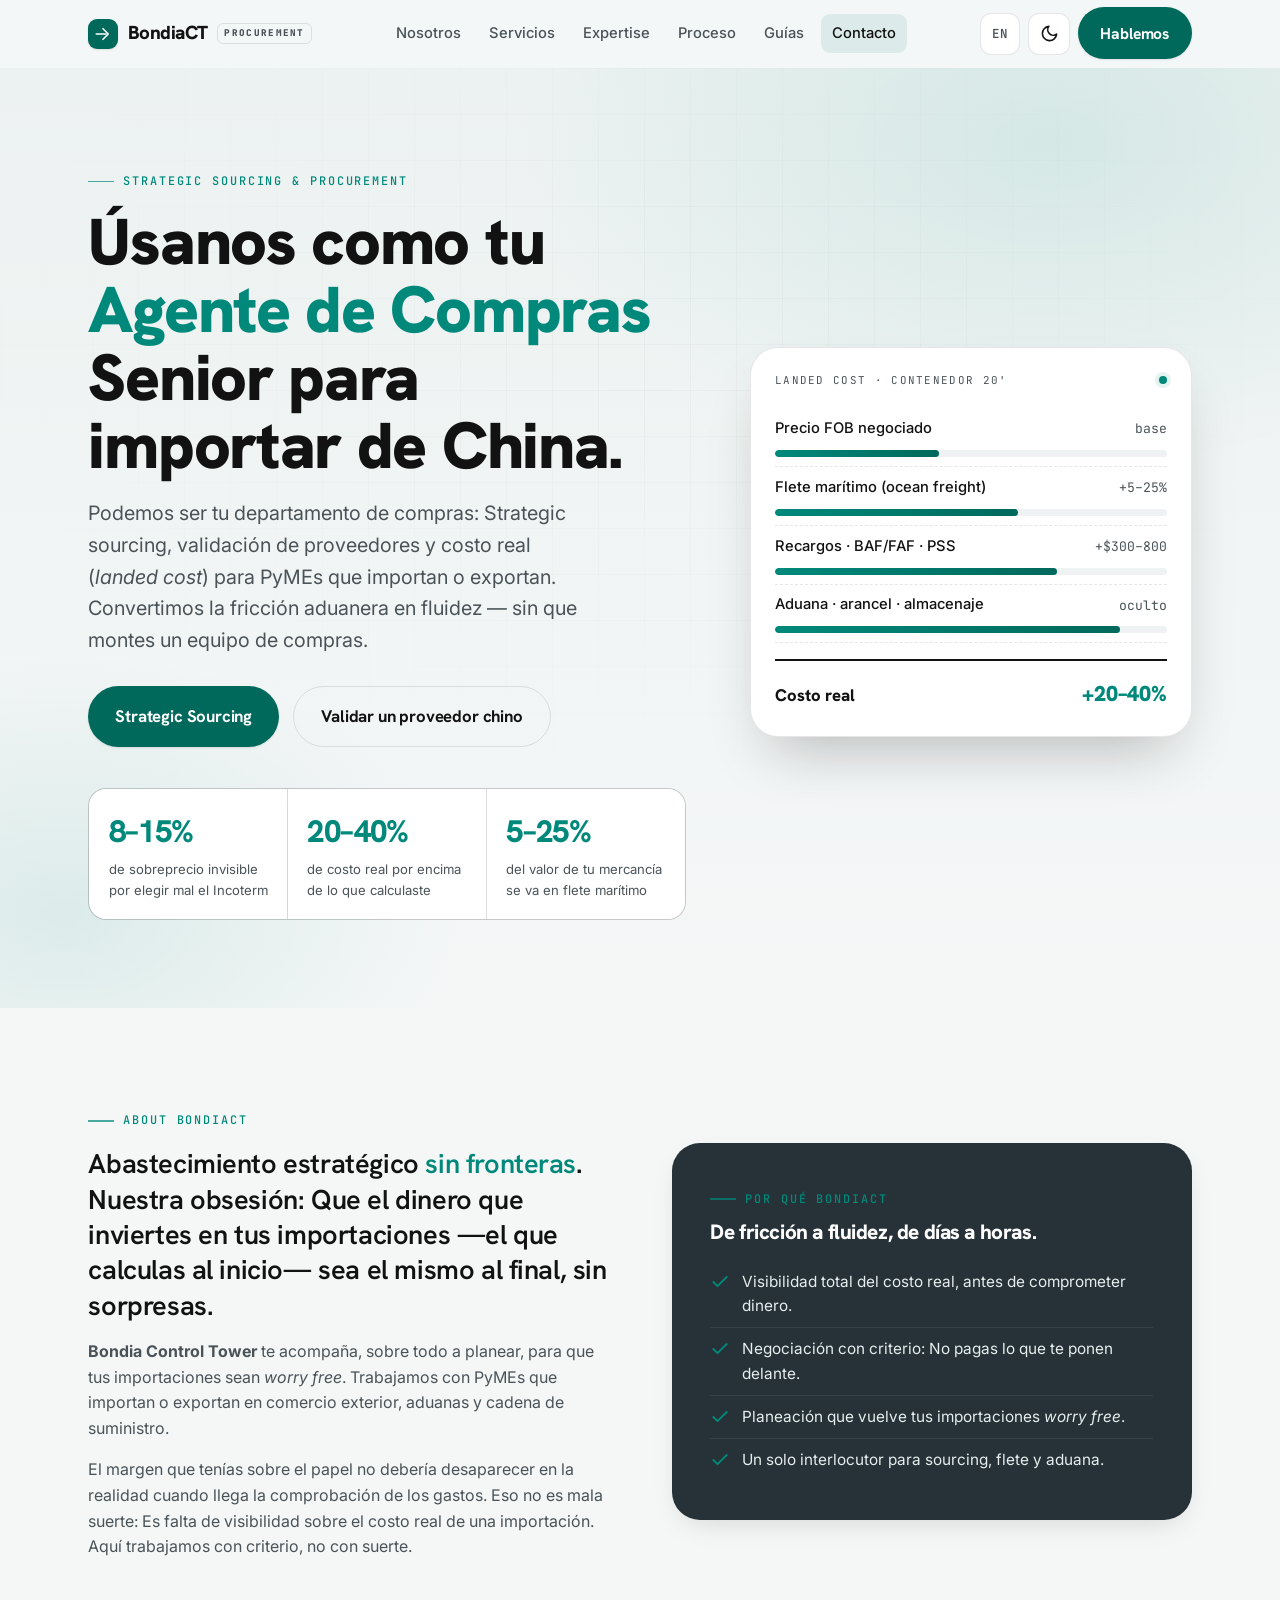
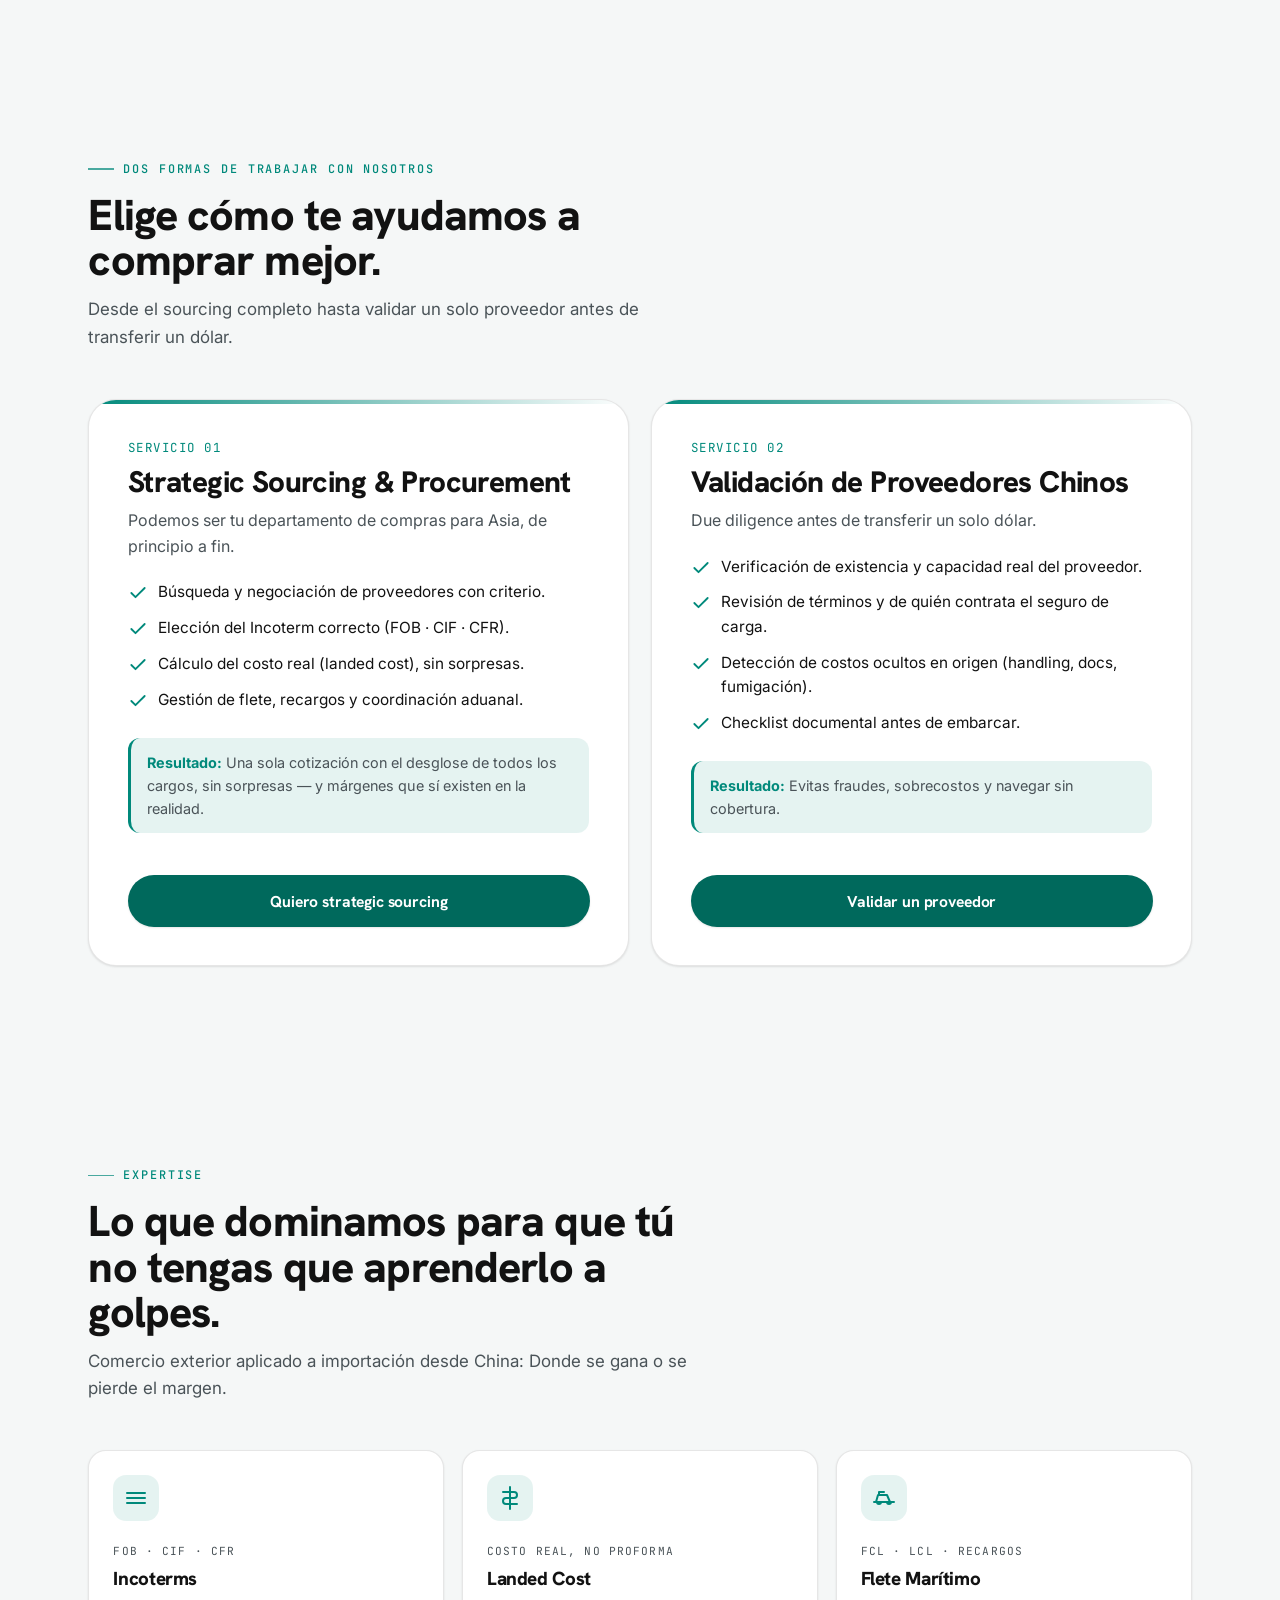
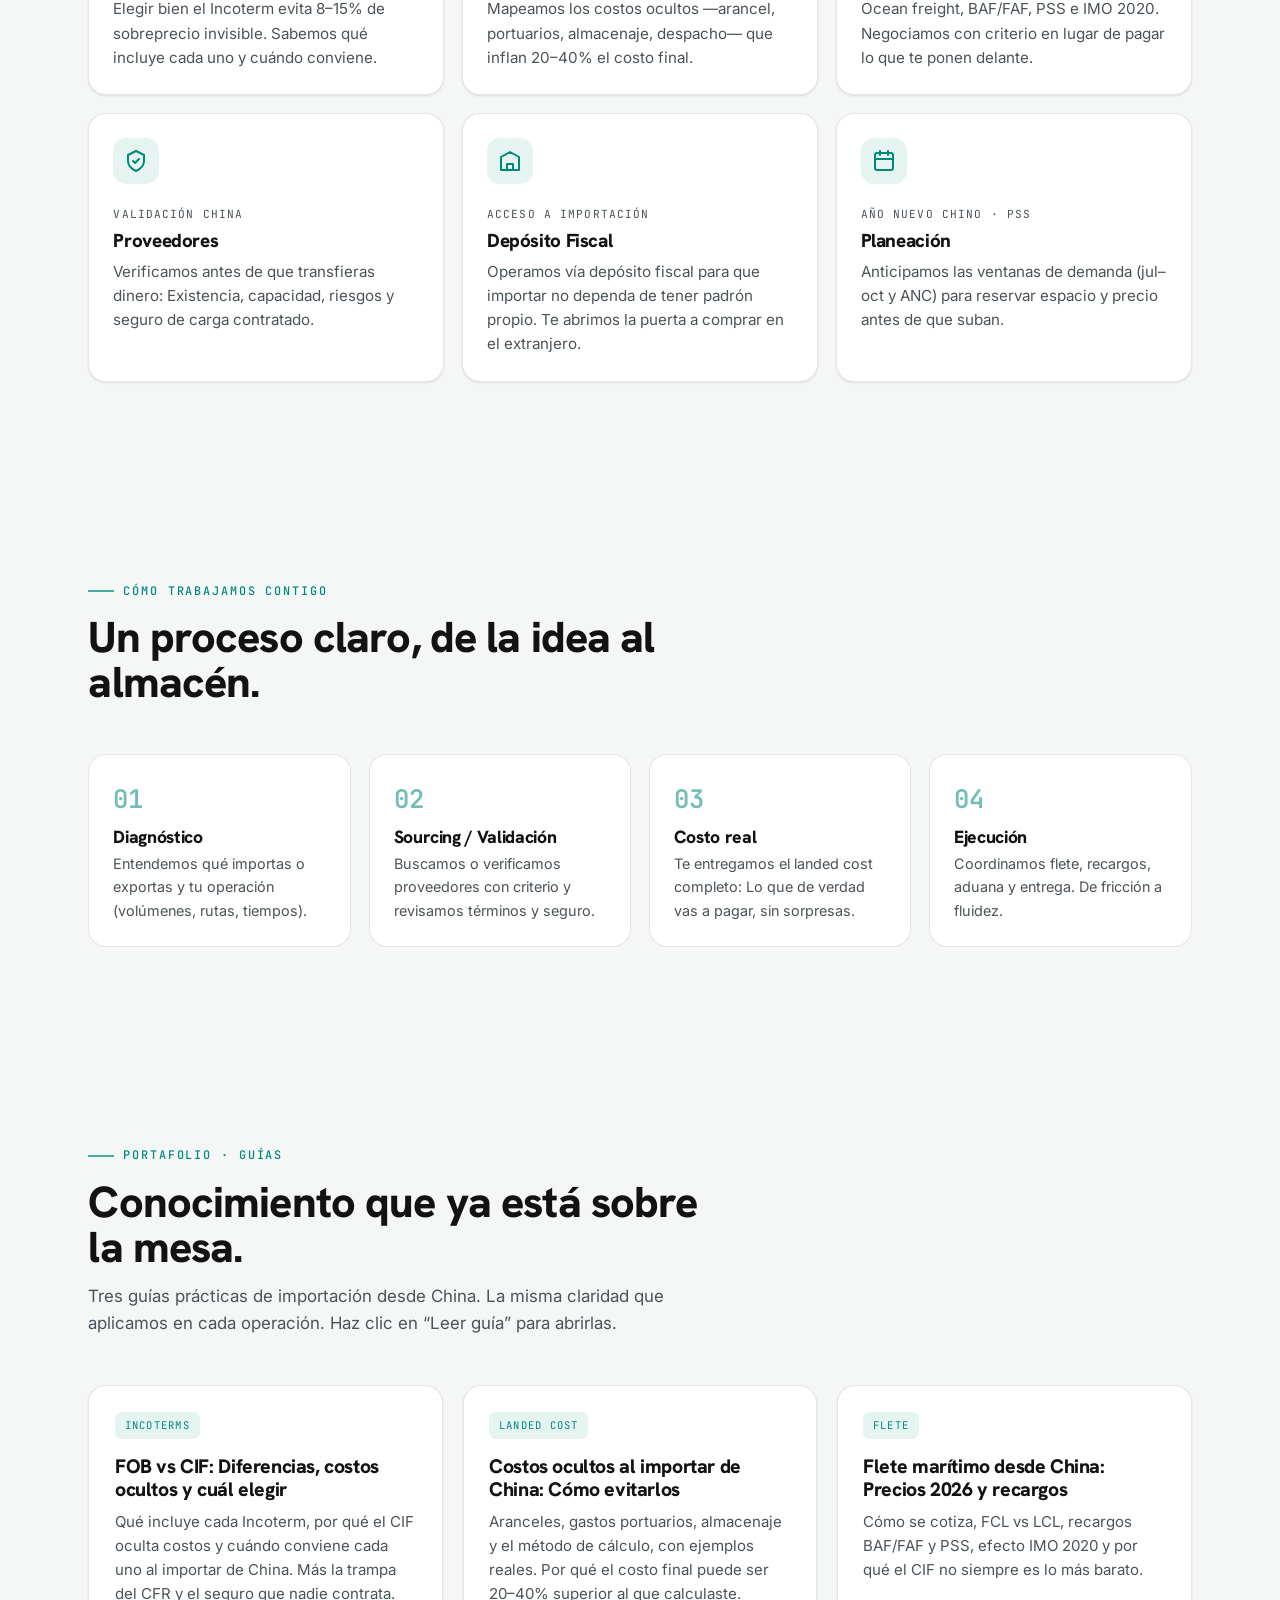
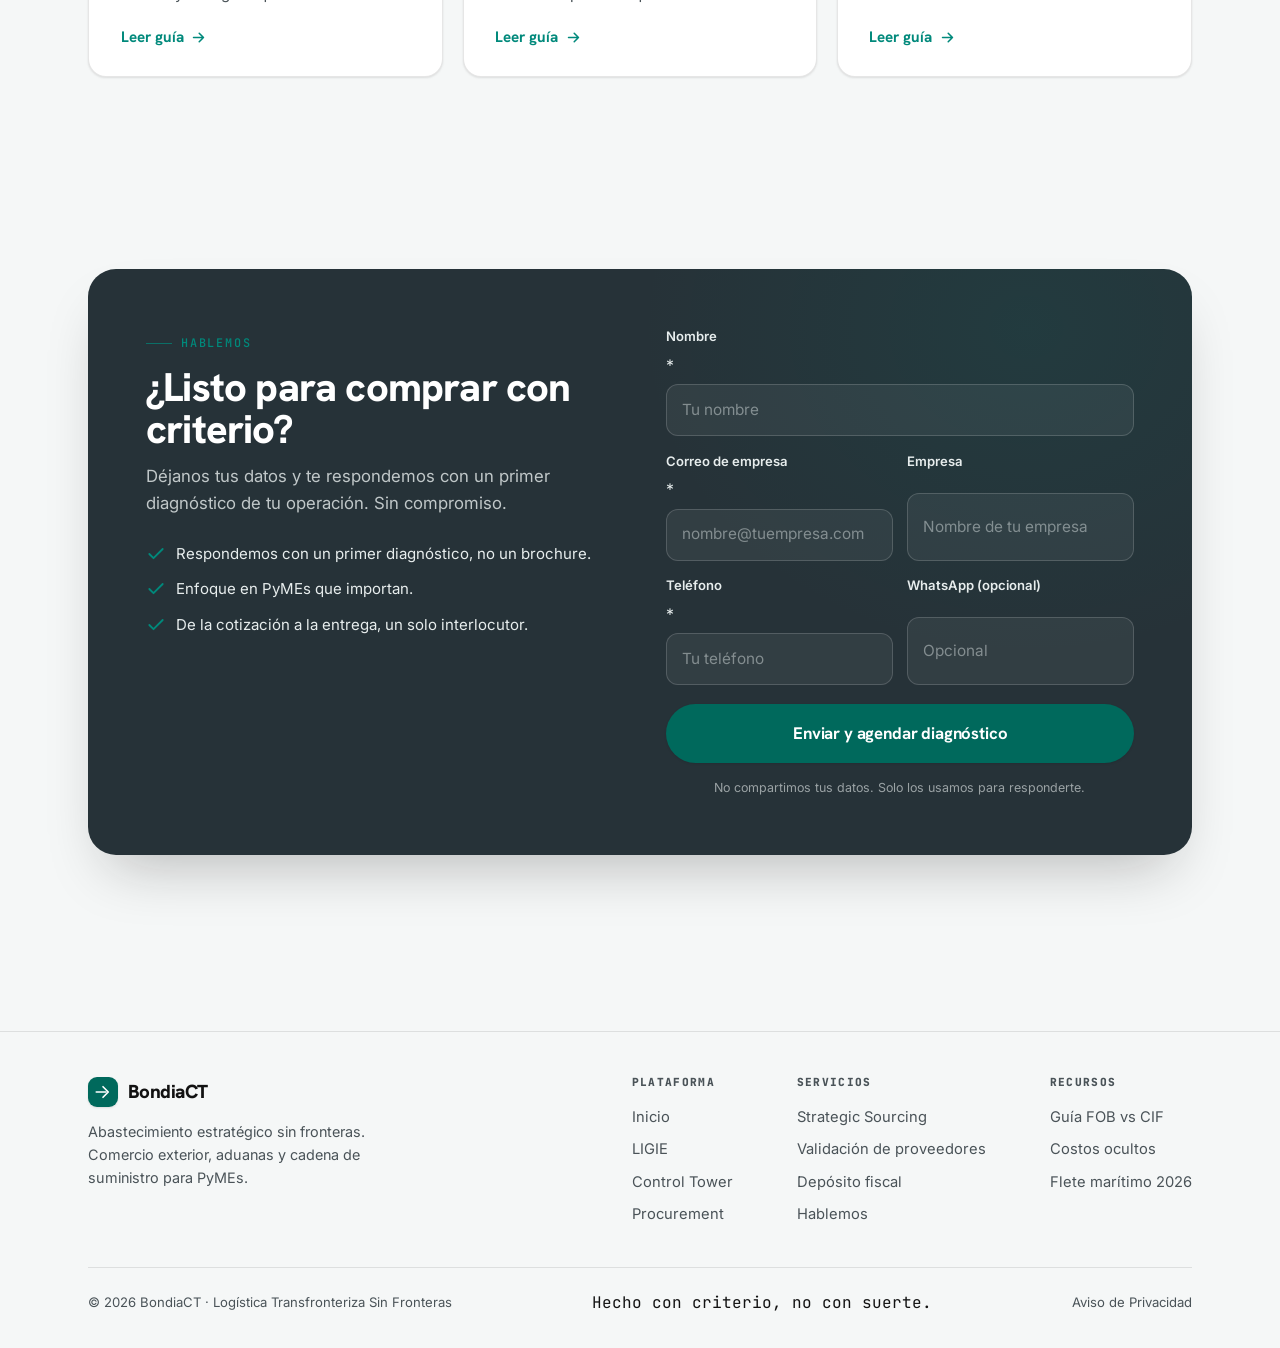
<file: procurement/index.html>
<!DOCTYPE html>
<html lang="es-MX" data-theme="light">
<head>
<meta charset="UTF-8" />
<meta name="viewport" content="width=device-width, initial-scale=1.0, viewport-fit=cover" />
<title>BondiaCT · Procurement — Strategic Sourcing & Procurement</title>
<meta name="description" content="Strategic Sourcing & Procurement, validación de proveedores chinos y costo real (landed cost) para PyMEs que importan. De fricción a fluidez." />
<meta name="theme-color" content="#00897B" media="(prefers-color-scheme: light)" />
<meta name="theme-color" content="#121212" media="(prefers-color-scheme: dark)" />
<link rel="icon" href="/favicon.svg" type="image/svg+xml" />
<meta property="og:title" content="BondiaCT · Strategic Sourcing & Procurement" />
<meta property="og:description" content="Podemos ser tu departamento de compras para importar de China sin sorpresas en la factura final." />
<meta property="og:type" content="website" />
<meta property="og:image" content="/og-image.png" />
<meta property="og:locale" content="es_MX" />

<!-- Anti-flash de tema -->
<script>
  (function () {
    try {
      var t = localStorage.getItem('bondia-theme');
      var s = window.matchMedia('(prefers-color-scheme: dark)').matches ? 'dark' : 'light';
      document.documentElement.setAttribute('data-theme', t || s);
    } catch (e) {}
  })();
</script>

<link rel="preconnect" href="https://fonts.googleapis.com" />
<link rel="preconnect" href="https://fonts.gstatic.com" crossorigin />
<link href="https://fonts.googleapis.com/css2?family=Hanken+Grotesk:wght@400;500;600;700;800;900&family=Inter:wght@400;500;600;700&family=JetBrains+Mono:wght@400;500;600&display=swap" rel="stylesheet" />

<style>
/* ============================================================
   BondiaCT · /procurement — "De fricción a fluidez"
   Paleta: #00897B · #263238 · #F5F7F7 · #121212
   ============================================================ */
:root {
  --font-head: 'Hanken Grotesk', system-ui, -apple-system, 'Segoe UI', Roboto, sans-serif;
  --font-body: 'Inter', system-ui, -apple-system, 'Segoe UI', Roboto, sans-serif;
  --font-mono: 'JetBrains Mono', ui-monospace, 'SF Mono', Menlo, Consolas, monospace;
  --bg:#F5F7F7; --bg-grad-1:#ECF2F1; --surface:#FFFFFF; --surface-2:#EEF2F2;
  --text:#121212; --text-soft:#4A5358; --border:rgba(18,18,18,.10); --border-2:rgba(18,18,18,.06);
  --accent:#00897B; --accent-bg:#00695C; --accent-bg-h:#00564B;
  --accent-soft:rgba(0,137,123,.10); --accent-ring:rgba(0,137,123,.28); --on-accent:#FFFFFF;
  --ink:#263238; --ink-text:#E7EDED; --danger-on-dark:#FFB4A8;
  --shadow-sm:0 1px 2px rgba(18,18,18,.06),0 1px 3px rgba(18,18,18,.05);
  --shadow-md:0 10px 30px -12px rgba(18,18,18,.18);
  --shadow-lg:0 30px 60px -22px rgba(18,18,18,.28);
  --radius:18px; --radius-sm:12px; --radius-lg:28px; --maxw:1180px; --nav-h:68px;
  --ease:cubic-bezier(.22,.61,.36,1);
}
[data-theme="dark"] {
  --bg:#121212; --bg-grad-1:#161D20; --surface:#1A2125; --surface-2:#232E33;
  --text:#F5F7F7; --text-soft:#A7B2B6; --border:rgba(245,247,247,.12); --border-2:rgba(245,247,247,.07);
  --accent:#4DB6AC; --accent-bg:#4DB6AC; --accent-bg-h:#6AC5BC;
  --accent-soft:rgba(77,182,172,.14); --accent-ring:rgba(77,182,172,.34); --on-accent:#06201C;
  --ink:#0E1417; --ink-text:#E7EDED;
  --shadow-sm:0 1px 2px rgba(0,0,0,.4); --shadow-md:0 14px 34px -14px rgba(0,0,0,.6); --shadow-lg:0 34px 64px -24px rgba(0,0,0,.7);
}
*,*::before,*::after{box-sizing:border-box;} *{margin:0;}
html{-webkit-text-size-adjust:100%;scroll-behavior:smooth;}
@media (prefers-reduced-motion:reduce){html{scroll-behavior:auto;}}
body{font-family:var(--font-body);background:var(--bg);color:var(--text);line-height:1.6;-webkit-font-smoothing:antialiased;-moz-osx-font-smoothing:grayscale;text-rendering:optimizeLegibility;-webkit-tap-highlight-color:transparent;overflow-x:hidden;transition:background-color .4s var(--ease),color .4s var(--ease);}
img,svg{display:block;max-width:100%;} a{color:inherit;text-decoration:none;}
button{font:inherit;color:inherit;cursor:pointer;border:none;background:none;} ul{list-style:none;padding:0;}
h1,h2,h3,h4{font-family:var(--font-head);font-weight:800;line-height:1.05;letter-spacing:-.02em;}
.container{width:100%;max-width:var(--maxw);margin-inline:auto;padding-inline:clamp(1.1rem,4vw,2.4rem);}
section{scroll-margin-top:calc(var(--nav-h) + 18px);}
.eyebrow{font-family:var(--font-mono);font-size:.74rem;font-weight:500;letter-spacing:.16em;text-transform:uppercase;color:var(--accent);display:inline-flex;align-items:center;gap:.55rem;}
.eyebrow::before{content:"";width:26px;height:1.5px;background:currentColor;opacity:.7;}
.btn{display:inline-flex;align-items:center;justify-content:center;gap:.5rem;padding:.85rem 1.4rem;border-radius:999px;font-family:var(--font-head);font-weight:700;font-size:.98rem;letter-spacing:-.01em;transition:transform .25s var(--ease),background-color .25s var(--ease),box-shadow .25s var(--ease),border-color .25s var(--ease);will-change:transform;}
.btn:focus-visible{outline:3px solid var(--accent-ring);outline-offset:3px;}
.btn-primary{background:var(--accent-bg);color:var(--on-accent);box-shadow:var(--shadow-sm);}
.btn-primary:hover{background:var(--accent-bg-h);transform:translateY(-2px);box-shadow:var(--shadow-md);}
.btn-ghost{background:transparent;color:var(--text);border:1.5px solid var(--border);}
.btn-ghost:hover{border-color:var(--accent);color:var(--accent);transform:translateY(-2px);}
.btn-lg{padding:1rem 1.7rem;font-size:1.05rem;} .btn svg{width:18px;height:18px;}

/* NAV */
.nav{position:sticky;top:0;z-index:100;height:var(--nav-h);background:color-mix(in srgb,var(--bg) 82%,transparent);-webkit-backdrop-filter:saturate(180%) blur(14px);backdrop-filter:saturate(180%) blur(14px);border-bottom:1px solid transparent;transition:border-color .3s var(--ease),background-color .3s var(--ease);}
.nav.scrolled{border-bottom-color:var(--border);}
.nav__inner{height:100%;display:flex;align-items:center;justify-content:space-between;gap:1rem;}
.brand{display:inline-flex;align-items:center;gap:.6rem;font-family:var(--font-head);font-weight:800;font-size:1.18rem;letter-spacing:-.03em;}
.brand__mark{width:30px;height:30px;border-radius:9px;background:var(--accent-bg);color:var(--on-accent);display:grid;place-items:center;box-shadow:var(--shadow-sm);}
.brand__mark svg{width:18px;height:18px;} .brand b{color:inherit;font-weight:800;}
.brand .tag{font-family:var(--font-mono);font-size:.58rem;letter-spacing:.14em;color:var(--text-soft);text-transform:uppercase;border:1px solid var(--border);padding:.12rem .4rem;border-radius:6px;}
.nav__links{display:flex;align-items:center;gap:.35rem;}
.nav__links a{font-size:.92rem;font-weight:500;color:var(--text-soft);padding:.5rem .7rem;border-radius:9px;position:relative;transition:color .2s var(--ease),background-color .2s var(--ease);}
.nav__links a:hover,.nav__links a.active{color:var(--text);background:var(--accent-soft);}
.nav__actions{display:flex;align-items:center;gap:.5rem;}
.nav__cta-mobile{display:none;}
.lang-toggle{height:42px;padding:0 .7rem;border-radius:11px;border:1px solid var(--border);background:var(--surface);font-family:var(--font-mono);font-size:.78rem;font-weight:600;letter-spacing:.06em;color:var(--text-soft);transition:border-color .2s var(--ease),color .2s var(--ease),transform .2s var(--ease);}
.lang-toggle:hover{border-color:var(--accent);color:var(--accent);transform:translateY(-1px);}
.lang-toggle:focus-visible{outline:3px solid var(--accent-ring);outline-offset:2px;}
.toggle{width:42px;height:42px;border-radius:11px;display:grid;place-items:center;border:1px solid var(--border);background:var(--surface);transition:border-color .2s var(--ease),transform .2s var(--ease),background-color .2s var(--ease);}
.toggle:hover{border-color:var(--accent);transform:translateY(-1px);}
.toggle:focus-visible{outline:3px solid var(--accent-ring);outline-offset:2px;} .toggle svg{width:19px;height:19px;}
.toggle .icon-sun{display:none;}
[data-theme="dark"] .toggle .icon-sun{display:block;} [data-theme="dark"] .toggle .icon-moon{display:none;}
.hamburger{display:none;width:42px;height:42px;border-radius:11px;border:1px solid var(--border);background:var(--surface);place-items:center;}
.hamburger span{display:block;width:19px;height:2px;background:var(--text);border-radius:2px;transition:transform .3s var(--ease),opacity .2s var(--ease);}
.hamburger span+span{margin-top:4.5px;}
.nav__menu-open .hamburger span:nth-child(1){transform:translateY(6.5px) rotate(45deg);}
.nav__menu-open .hamburger span:nth-child(2){opacity:0;}
.nav__menu-open .hamburger span:nth-child(3){transform:translateY(-6.5px) rotate(-45deg);}

/* HERO */
.hero{position:relative;padding-top:clamp(3rem,8vw,6rem);padding-bottom:clamp(3rem,7vw,5.5rem);overflow:hidden;}
.hero::before{content:"";position:absolute;inset:0;z-index:-2;background:radial-gradient(60% 50% at 82% 8%,var(--accent-soft),transparent 70%),radial-gradient(45% 40% at 5% 90%,var(--accent-soft),transparent 70%),linear-gradient(180deg,var(--bg-grad-1),var(--bg));}
.hero::after{content:"";position:absolute;inset:0;z-index:-1;opacity:.5;background-image:linear-gradient(var(--border-2) 1px,transparent 1px),linear-gradient(90deg,var(--border-2) 1px,transparent 1px);background-size:46px 46px;-webkit-mask-image:radial-gradient(70% 60% at 50% 30%,#000,transparent 80%);mask-image:radial-gradient(70% 60% at 50% 30%,#000,transparent 80%);}
.hero__grid{display:grid;grid-template-columns:1.15fr .85fr;gap:clamp(2rem,5vw,4rem);align-items:center;}
.hero h1{font-size:clamp(2.3rem,6vw,4.05rem);font-weight:900;margin:1.1rem 0;}
.hero h1 .hl{color:var(--accent);white-space:nowrap;}
.hero p.lead{font-size:clamp(1.05rem,2vw,1.24rem);color:var(--text-soft);max-width:42ch;}
.hero__cta{display:flex;flex-wrap:wrap;gap:.8rem;margin-top:1.8rem;}
.stats{display:grid;grid-template-columns:repeat(3,1fr);gap:1px;margin-top:2.6rem;background:var(--border);border:1px solid var(--border);border-radius:var(--radius);overflow:hidden;}
.stat{background:var(--surface);padding:1.1rem 1.2rem;}
.stat b{font-family:var(--font-head);font-size:clamp(1.4rem,3vw,1.95rem);font-weight:800;color:var(--accent);display:block;letter-spacing:-.02em;}
.stat span{font-size:.82rem;color:var(--text-soft);display:block;margin-top:.15rem;}
.cost-card{background:var(--surface);border:1px solid var(--border);border-radius:var(--radius-lg);padding:1.5rem;box-shadow:var(--shadow-lg);}
.cost-card__h{display:flex;align-items:center;justify-content:space-between;font-family:var(--font-mono);font-size:.68rem;letter-spacing:.12em;text-transform:uppercase;color:var(--text-soft);margin-bottom:1.2rem;}
.cost-card__h .dot{width:8px;height:8px;border-radius:50%;background:var(--accent);box-shadow:0 0 0 4px var(--accent-soft);}
.cost-row{display:grid;grid-template-columns:1fr auto;align-items:center;gap:.6rem 1rem;padding:.55rem 0;border-bottom:1px dashed var(--border);}
.cost-row:last-of-type{border-bottom:none;}
.cost-row .lbl{font-size:.92rem;font-weight:500;} .cost-row .val{font-family:var(--font-mono);font-size:.82rem;color:var(--text-soft);}
.cost-row .bar{grid-column:1/-1;height:7px;border-radius:99px;background:var(--surface-2);overflow:hidden;}
.cost-row .bar i{display:block;height:100%;border-radius:99px;background:linear-gradient(90deg,var(--accent),var(--accent-bg));width:var(--w,40%);}
.cost-total{margin-top:1rem;padding-top:1rem;border-top:2px solid var(--text);display:flex;align-items:baseline;justify-content:space-between;}
.cost-total .lbl{font-family:var(--font-head);font-weight:800;font-size:1.05rem;} .cost-total .val{font-family:var(--font-head);font-weight:900;font-size:1.35rem;color:var(--accent);}

.section{padding-block:clamp(3.4rem,8vw,6rem);}
.section__head{max-width:62ch;margin-bottom:clamp(2rem,4vw,3rem);}
.section__head h2{font-size:clamp(1.8rem,4vw,2.7rem);margin:.9rem 0 .8rem;}
.section__head p{color:var(--text-soft);font-size:1.06rem;}

.about{display:grid;grid-template-columns:1fr 1fr;gap:clamp(2rem,5vw,4rem);align-items:center;}
.about__lead{font-size:clamp(1.25rem,2.4vw,1.7rem);font-family:var(--font-head);font-weight:600;line-height:1.3;letter-spacing:-.015em;}
.about__lead .mk{color:var(--accent);}
.about p+p{margin-top:1rem;color:var(--text-soft);}
.about__panel{background:var(--ink);color:var(--ink-text);border-radius:var(--radius-lg);padding:clamp(1.6rem,3vw,2.4rem);box-shadow:var(--shadow-md);}
.about__panel .eyebrow{color:var(--accent);} .about__panel h3{color:#fff;font-size:1.3rem;margin:.8rem 0 1.1rem;}
.about__list li{display:flex;gap:.7rem;padding:.55rem 0;border-bottom:1px solid rgba(255,255,255,.08);font-size:.96rem;color:var(--ink-text);}
.about__list li:last-child{border-bottom:none;} .about__list svg{width:20px;height:20px;color:var(--accent);flex-shrink:0;margin-top:2px;}

.bento{display:grid;grid-template-columns:repeat(3,1fr);gap:1.1rem;}
.card{background:var(--surface);border:1px solid var(--border);border-radius:var(--radius);padding:1.5rem;box-shadow:var(--shadow-sm);transition:transform .3s var(--ease),box-shadow .3s var(--ease),border-color .3s var(--ease);}
.card:hover{transform:translateY(-4px);box-shadow:var(--shadow-md);border-color:var(--accent-ring);}
.card__ic{width:46px;height:46px;border-radius:13px;background:var(--accent-soft);color:var(--accent);display:grid;place-items:center;margin-bottom:1rem;} .card__ic svg{width:24px;height:24px;}
.card__code{font-family:var(--font-mono);font-size:.7rem;letter-spacing:.1em;color:var(--text-soft);text-transform:uppercase;}
.card h3{font-size:1.18rem;margin:.35rem 0 .55rem;} .card p{color:var(--text-soft);font-size:.95rem;}

.svc{display:grid;grid-template-columns:1fr 1fr;gap:1.4rem;}
.svc__card{position:relative;overflow:hidden;background:var(--surface);border:1px solid var(--border);border-radius:var(--radius-lg);padding:clamp(1.6rem,3vw,2.4rem);box-shadow:var(--shadow-sm);transition:transform .3s var(--ease),box-shadow .3s var(--ease),border-color .3s var(--ease);display:flex;flex-direction:column;}
.svc__card:hover{transform:translateY(-5px);box-shadow:var(--shadow-lg);border-color:var(--accent-ring);}
.svc__card::before{content:"";position:absolute;inset:0 0 auto 0;height:4px;background:linear-gradient(90deg,var(--accent),transparent);}
.svc__num{font-family:var(--font-mono);font-size:.78rem;color:var(--accent);letter-spacing:.12em;}
.svc__card h3{font-size:clamp(1.4rem,2.6vw,1.85rem);margin:.5rem 0 .7rem;} .svc__card>p{color:var(--text-soft);margin-bottom:1.3rem;}
.svc__list{margin-bottom:1.6rem;display:grid;gap:.7rem;} .svc__list li{display:flex;gap:.65rem;font-size:.96rem;}
.svc__list svg{width:20px;height:20px;color:var(--accent);flex-shrink:0;margin-top:3px;}
.svc__result{margin-top:auto;font-size:.9rem;background:var(--accent-soft);color:var(--text);border-radius:var(--radius-sm);padding:.8rem 1rem;border-left:3px solid var(--accent);}
.svc__result b{color:var(--accent);} .svc__cta{margin-top:1.3rem;}

.proc{display:grid;grid-template-columns:repeat(4,1fr);gap:1.1rem;counter-reset:step;}
.proc__step{background:var(--surface);border:1px solid var(--border);border-radius:var(--radius);padding:1.5rem;position:relative;}
.proc__step::before{counter-increment:step;content:"0" counter(step);font-family:var(--font-mono);font-size:1.6rem;font-weight:600;color:var(--accent);opacity:.55;}
.proc__step h3{font-size:1.1rem;margin:.5rem 0 .4rem;} .proc__step p{color:var(--text-soft);font-size:.9rem;}

.guides{display:grid;grid-template-columns:repeat(3,1fr);gap:1.2rem;}
.guide{background:var(--surface);border:1px solid var(--border);border-radius:var(--radius);padding:1.6rem;display:flex;flex-direction:column;box-shadow:var(--shadow-sm);transition:transform .3s var(--ease),box-shadow .3s var(--ease),border-color .3s var(--ease);}
.guide:hover{transform:translateY(-4px);box-shadow:var(--shadow-md);border-color:var(--accent-ring);}
.guide__tag{align-self:flex-start;font-family:var(--font-mono);font-size:.66rem;letter-spacing:.12em;text-transform:uppercase;color:var(--accent);background:var(--accent-soft);padding:.3rem .6rem;border-radius:7px;}
.guide h3{font-size:1.22rem;margin:1rem 0 .6rem;line-height:1.18;} .guide p{color:var(--text-soft);font-size:.94rem;flex-grow:1;}
.guide__link{margin-top:1.1rem;display:inline-flex;align-items:center;gap:.4rem;font-weight:700;font-family:var(--font-head);color:var(--accent);font-size:.95rem;cursor:pointer;align-self:flex-start;}
.guide__link svg{width:17px;height:17px;transition:transform .25s var(--ease);} .guide__link:hover svg{transform:translateX(4px);}
.guide__link:focus-visible{outline:3px solid var(--accent-ring);outline-offset:3px;border-radius:6px;}

dialog.guide-modal{border:none;padding:0;margin:auto;width:calc(100% - 2rem);max-width:660px;border-radius:var(--radius-lg);background:var(--surface);color:var(--text);box-shadow:var(--shadow-lg);}
dialog.guide-modal::backdrop{background:rgba(10,12,12,.55);-webkit-backdrop-filter:blur(3px);backdrop-filter:blur(3px);}
.gm__head{display:flex;align-items:flex-start;justify-content:space-between;gap:1rem;padding:1.6rem 1.6rem .6rem;}
.gm__tag{font-family:var(--font-mono);font-size:.66rem;letter-spacing:.12em;text-transform:uppercase;color:var(--accent);}
.gm__head h3{font-size:1.3rem;margin-top:.35rem;line-height:1.15;}
.gm__x{width:38px;height:38px;border-radius:10px;border:1px solid var(--border);display:grid;place-items:center;flex-shrink:0;transition:border-color .2s var(--ease),color .2s var(--ease);}
.gm__x:hover{border-color:var(--accent);color:var(--accent);} .gm__x svg{width:18px;height:18px;}
.gm__body{padding:.4rem 1.6rem 1.2rem;max-height:64vh;overflow:auto;-webkit-overflow-scrolling:touch;}
.gm__body h4{font-size:1.02rem;margin:1.1rem 0 .35rem;color:var(--text);}
.gm__body p{color:var(--text-soft);font-size:.95rem;margin:.45rem 0;}
.gm__body ul.tick{display:grid;gap:.45rem;margin:.5rem 0;}
.gm__body ul.tick li{display:flex;gap:.55rem;font-size:.93rem;color:var(--text-soft);}
.gm__body ul.tick svg{width:17px;height:17px;color:var(--accent);flex-shrink:0;margin-top:3px;}
.gm__foot{padding:1rem 1.6rem 1.5rem;border-top:1px solid var(--border);display:flex;flex-wrap:wrap;gap:.7rem 1rem;align-items:center;justify-content:space-between;}
.gm__foot .note{font-size:.76rem;color:var(--text-soft);font-family:var(--font-mono);}

.cta-band{background:var(--ink);color:var(--ink-text);border-radius:var(--radius-lg);padding:clamp(2rem,5vw,3.6rem);box-shadow:var(--shadow-lg);position:relative;overflow:hidden;}
.cta-band::before{content:"";position:absolute;inset:0;z-index:0;background:radial-gradient(50% 80% at 85% 10%,var(--accent-soft),transparent 70%);}
.cta-grid{position:relative;z-index:1;display:grid;grid-template-columns:1fr 1fr;gap:clamp(2rem,4vw,3.5rem);align-items:start;}
.cta-band .eyebrow{color:var(--accent);} .cta-band h2{color:#fff;font-size:clamp(1.7rem,3.6vw,2.5rem);margin:.8rem 0;}
.cta-band p.sub{color:var(--ink-text);opacity:.8;font-size:1.05rem;}
.cta-trust{margin-top:1.6rem;display:grid;gap:.7rem;} .cta-trust li{display:flex;gap:.6rem;font-size:.94rem;}
.cta-trust svg{width:20px;height:20px;color:var(--accent);flex-shrink:0;margin-top:2px;}
.form{display:grid;gap:.9rem;} .field{display:grid;gap:.35rem;}
.field label{font-size:.82rem;font-weight:600;color:var(--ink-text);} .field label .req{color:var(--accent);}
.field input{font:inherit;font-size:.96rem;background:rgba(255,255,255,.06);border:1px solid rgba(255,255,255,.16);color:#fff;border-radius:var(--radius-sm);padding:.8rem .95rem;transition:border-color .2s var(--ease),box-shadow .2s var(--ease),background-color .2s;width:100%;}
.field input::placeholder{color:rgba(231,237,237,.45);}
.field input:focus{outline:none;border-color:var(--accent);box-shadow:0 0 0 3px var(--accent-ring);background:rgba(255,255,255,.10);}
.field input[aria-invalid="true"]{border-color:var(--danger-on-dark);box-shadow:0 0 0 3px rgba(255,180,168,.2);}
.field__err{font-size:.8rem;color:var(--danger-on-dark);font-weight:600;display:none;} .field__err.show{display:block;}
.form__row{display:grid;grid-template-columns:1fr 1fr;gap:.9rem;}
.form .btn-primary{width:100%;margin-top:.3rem;}
.form__note{font-size:.78rem;color:rgba(231,237,237,.6);text-align:center;}
.form__msg{display:none;border-radius:var(--radius-sm);padding:1rem;font-size:.95rem;text-align:center;}
.form__msg.ok{display:block;background:var(--accent-soft);border:1px solid var(--accent);color:#fff;}
.form__msg.err{display:block;background:rgba(255,180,168,.12);border:1px solid var(--danger-on-dark);color:var(--danger-on-dark);}

.footer{border-top:1px solid var(--border);padding-block:2.8rem 2rem;margin-top:clamp(3rem,7vw,5rem);}
.footer__top{display:flex;flex-wrap:wrap;gap:2rem;justify-content:space-between;align-items:flex-start;}
.footer__brand{max-width:32ch;} .footer__brand p{color:var(--text-soft);font-size:.9rem;margin-top:.7rem;}
.footer__cols{display:flex;gap:clamp(2rem,6vw,4rem);flex-wrap:wrap;}
.footer__col h4{font-family:var(--font-mono);font-size:.7rem;letter-spacing:.12em;text-transform:uppercase;color:var(--text-soft);margin-bottom:.8rem;}
.footer__col a{display:block;padding:.28rem 0;color:var(--text-soft);font-size:.92rem;transition:color .2s var(--ease);} .footer__col a:hover{color:var(--accent);}
.footer__bottom{margin-top:2.2rem;padding-top:1.4rem;border-top:1px solid var(--border);display:flex;flex-wrap:wrap;gap:.6rem 1.5rem;justify-content:space-between;align-items:center;}
.footer__bottom p,.footer__bottom a{font-size:.82rem;color:var(--text-soft);} .footer__bottom .made{font-family:var(--font-mono);}

.reveal{opacity:0;transform:translateY(18px);transition:opacity .7s var(--ease),transform .7s var(--ease);}
.reveal.in{opacity:1;transform:none;}
@media (prefers-reduced-motion:reduce){.reveal{opacity:1!important;transform:none!important;transition:none;}.card:hover,.svc__card:hover,.guide:hover,.btn:hover{transform:none;}}
.skip{position:absolute;left:-999px;top:.5rem;z-index:200;background:var(--accent-bg);color:var(--on-accent);padding:.6rem 1rem;border-radius:9px;} .skip:focus{left:.8rem;}

@media (max-width:960px){.hero__grid{grid-template-columns:1fr;}.hero__media{order:-1;max-width:460px;}.about{grid-template-columns:1fr;}.bento{grid-template-columns:repeat(2,1fr);}.proc{grid-template-columns:repeat(2,1fr);}.guides{grid-template-columns:1fr 1fr;}.cta-grid{grid-template-columns:1fr;}}
@media (max-width:860px){
  .nav__links{position:fixed;inset:var(--nav-h) 0 auto 0;flex-direction:column;align-items:stretch;gap:.2rem;background:var(--surface);border-bottom:1px solid var(--border);padding:1rem clamp(1.1rem,4vw,2.4rem) 1.4rem;box-shadow:var(--shadow-md);transform:translateY(-12px);opacity:0;pointer-events:none;transition:transform .3s var(--ease),opacity .3s var(--ease);}
  .nav__menu-open .nav__links{transform:none;opacity:1;pointer-events:auto;}
  .nav__links a{padding:.85rem .7rem;font-size:1rem;border-radius:11px;}
  .nav__cta-desktop{display:none;} .nav__cta-mobile{display:inline-flex;} .hamburger{display:grid;}
}
@media (max-width:620px){.svc{grid-template-columns:1fr;}.bento{grid-template-columns:1fr;}.proc{grid-template-columns:1fr;}.guides{grid-template-columns:1fr;}.stats{grid-template-columns:1fr;}.form__row{grid-template-columns:1fr;}.brand .tag{display:none;}.hero__cta .btn{flex:1 1 100%;}}
</style>
</head>
<body>
<a class="skip" href="#main" data-i18n="skip">Saltar al contenido</a>

<!-- NAV -->
<header class="nav" id="nav">
  <div class="container nav__inner">
    <a class="brand" href="https://bondiact.io" aria-label="BondiaCT inicio">
      <span class="brand__mark" aria-hidden="true"><svg viewBox="0 0 24 24" fill="none" stroke="currentColor" stroke-width="2.2" stroke-linecap="round" stroke-linejoin="round"><path d="M3 12h13"/><path d="M12 5l7 7-7 7"/></svg></span>
      <span>Bond<b>ia</b>CT</span><span class="tag">Procurement</span>
    </a>
    <nav class="nav__links" id="navLinks" aria-label="Navegación principal">
      <a href="#about" data-i18n="nav.about">Nosotros</a>
      <a href="#servicios" data-i18n="nav.services">Servicios</a>
      <a href="#expertise" data-i18n="nav.expertise">Expertise</a>
      <a href="#proceso" data-i18n="nav.process">Proceso</a>
      <a href="#guias" data-i18n="nav.guides">Guías</a>
      <a href="#contacto" data-i18n="nav.contact">Contacto</a>
      <a class="btn btn-primary nav__cta-mobile" href="#contacto" style="margin-top:.6rem;" data-i18n="nav.cta">Hablemos</a>
    </nav>
    <div class="nav__actions">
      <button class="lang-toggle" id="langToggle" aria-label="Switch to English">EN</button>
      <button class="toggle" id="themeToggle" data-i18n-aria="aria.theme" aria-label="Cambiar entre modo claro y oscuro" aria-pressed="false">
        <svg class="icon-moon" viewBox="0 0 24 24" fill="none" stroke="currentColor" stroke-width="2" stroke-linecap="round" stroke-linejoin="round"><path d="M21 12.8A9 9 0 1 1 11.2 3a7 7 0 0 0 9.8 9.8z"/></svg>
        <svg class="icon-sun" viewBox="0 0 24 24" fill="none" stroke="currentColor" stroke-width="2" stroke-linecap="round" stroke-linejoin="round"><circle cx="12" cy="12" r="4.2"/><path d="M12 2v2.5M12 19.5V22M22 12h-2.5M4.5 12H2M19 5l-1.8 1.8M6.8 17.2 5 19M19 19l-1.8-1.8M6.8 6.8 5 5"/></svg>
      </button>
      <a class="btn btn-primary nav__cta-desktop" href="#contacto" data-i18n="nav.cta">Hablemos</a>
      <button class="hamburger" id="hamburger" aria-label="Abrir menú" aria-expanded="false" aria-controls="navLinks"><span></span><span></span><span></span></button>
    </div>
  </div>
</header>

<main id="main">
  <!-- HERO -->
  <section class="hero">
    <div class="container hero__grid">
      <div class="hero__copy">
        <span class="eyebrow reveal" data-i18n="hero.eyebrow">Strategic Sourcing &amp; Procurement</span>
        <h1 class="reveal" data-i18n-html="hero.h1">Úsanos como tu <span class="hl">Agente de Compras</span> Senior para importar de China.</h1>
        <p class="lead reveal" data-i18n-html="hero.lead">Podemos ser tu departamento de compras: Strategic sourcing, validación de proveedores y costo real (<em>landed cost</em>) para PyMEs que importan o exportan. Convertimos la fricción aduanera en fluidez — sin que montes un equipo de compras.</p>
        <div class="hero__cta reveal">
          <a class="btn btn-primary btn-lg" href="#servicios" data-i18n="hero.cta1">Strategic Sourcing</a>
          <a class="btn btn-ghost btn-lg" href="#contacto" data-i18n="hero.cta2">Validar un proveedor chino</a>
        </div>
        <div class="stats reveal" role="list">
          <div class="stat" role="listitem"><b>8–15%</b><span data-i18n="stat1">de sobreprecio invisible por elegir mal el Incoterm</span></div>
          <div class="stat" role="listitem"><b>20–40%</b><span data-i18n="stat2">de costo real por encima de lo que calculaste</span></div>
          <div class="stat" role="listitem"><b>5–25%</b><span data-i18n="stat3">del valor de tu mercancía se va en flete marítimo</span></div>
        </div>
      </div>
      <div class="hero__media reveal">
        <div class="cost-card">
          <div class="cost-card__h"><span data-i18n="cost.title">Landed Cost · Contenedor 20'</span><span class="dot" aria-hidden="true"></span></div>
          <div class="cost-row"><span class="lbl" data-i18n="cost.r1">Precio FOB negociado</span><span class="val" data-i18n="cost.r1v">base</span><div class="bar"><i style="--w:42%"></i></div></div>
          <div class="cost-row"><span class="lbl" data-i18n="cost.r2">Flete marítimo (ocean freight)</span><span class="val">+5–25%</span><div class="bar"><i style="--w:62%"></i></div></div>
          <div class="cost-row"><span class="lbl" data-i18n="cost.r3">Recargos · BAF/FAF · PSS</span><span class="val">+$300–800</span><div class="bar"><i style="--w:72%"></i></div></div>
          <div class="cost-row"><span class="lbl" data-i18n="cost.r4">Aduana · arancel · almacenaje</span><span class="val" data-i18n="cost.r4v">oculto</span><div class="bar"><i style="--w:88%"></i></div></div>
          <div class="cost-total"><span class="lbl" data-i18n="cost.total">Costo real</span><span class="val">+20–40%</span></div>
        </div>
      </div>
    </div>
  </section>

  <!-- ABOUT -->
  <section class="section" id="about">
    <div class="container about">
      <div class="reveal">
        <span class="eyebrow" data-i18n="about.eyebrow">About BondiaCT</span>
        <p class="about__lead" style="margin-top:1rem;" data-i18n-html="about.lead">Abastecimiento estratégico <span class="mk">sin fronteras</span>. Nuestra obsesión: Que el dinero que inviertes en tus importaciones —el que calculas al inicio— sea el mismo al final, sin sorpresas.</p>
        <p data-i18n-html="about.p2"><strong>Bondia Control Tower</strong> te acompaña, sobre todo a planear, para que tus importaciones sean <em>worry free</em>. Trabajamos con PyMEs que importan o exportan en comercio exterior, aduanas y cadena de suministro.</p>
        <p data-i18n="about.p3">El margen que tenías sobre el papel no debería desaparecer en la realidad cuando llega la comprobación de los gastos. Eso no es mala suerte: Es falta de visibilidad sobre el costo real de una importación. Aquí trabajamos con criterio, no con suerte.</p>
      </div>
      <aside class="about__panel reveal">
        <span class="eyebrow" data-i18n="about.why">Por qué BondiaCT</span>
        <h3 data-i18n="about.whyh">De fricción a fluidez, de días a horas.</h3>
        <ul class="about__list">
          <li><svg viewBox="0 0 24 24" fill="none" stroke="currentColor" stroke-width="2.2" stroke-linecap="round" stroke-linejoin="round"><path d="M20 6 9 17l-5-5"/></svg><span data-i18n="about.li1">Visibilidad total del costo real, antes de comprometer dinero.</span></li>
          <li><svg viewBox="0 0 24 24" fill="none" stroke="currentColor" stroke-width="2.2" stroke-linecap="round" stroke-linejoin="round"><path d="M20 6 9 17l-5-5"/></svg><span data-i18n="about.li2">Negociación con criterio: No pagas lo que te ponen delante.</span></li>
          <li><svg viewBox="0 0 24 24" fill="none" stroke="currentColor" stroke-width="2.2" stroke-linecap="round" stroke-linejoin="round"><path d="M20 6 9 17l-5-5"/></svg><span data-i18n-html="about.li3">Planeación que vuelve tus importaciones <em>worry free</em>.</span></li>
          <li><svg viewBox="0 0 24 24" fill="none" stroke="currentColor" stroke-width="2.2" stroke-linecap="round" stroke-linejoin="round"><path d="M20 6 9 17l-5-5"/></svg><span data-i18n="about.li4">Un solo interlocutor para sourcing, flete y aduana.</span></li>
        </ul>
      </aside>
    </div>
  </section>

  <!-- SERVICIOS -->
  <section class="section" id="servicios">
    <div class="container">
      <div class="section__head reveal">
        <span class="eyebrow" data-i18n="serv.eyebrow">Dos formas de trabajar con nosotros</span>
        <h2 data-i18n="serv.h2">Elige cómo te ayudamos a comprar mejor.</h2>
        <p data-i18n="serv.sub">Desde el sourcing completo hasta validar un solo proveedor antes de transferir un dólar.</p>
      </div>
      <div class="svc">
        <article class="svc__card reveal">
          <span class="svc__num" data-i18n="serv1.num">SERVICIO 01</span>
          <h3 data-i18n="serv1.h3">Strategic Sourcing &amp; Procurement</h3>
          <p data-i18n="serv1.p">Podemos ser tu departamento de compras para Asia, de principio a fin.</p>
          <ul class="svc__list">
            <li><svg viewBox="0 0 24 24" fill="none" stroke="currentColor" stroke-width="2.2" stroke-linecap="round" stroke-linejoin="round"><path d="M20 6 9 17l-5-5"/></svg><span data-i18n="serv1.li1">Búsqueda y negociación de proveedores con criterio.</span></li>
            <li><svg viewBox="0 0 24 24" fill="none" stroke="currentColor" stroke-width="2.2" stroke-linecap="round" stroke-linejoin="round"><path d="M20 6 9 17l-5-5"/></svg><span data-i18n="serv1.li2">Elección del Incoterm correcto (FOB · CIF · CFR).</span></li>
            <li><svg viewBox="0 0 24 24" fill="none" stroke="currentColor" stroke-width="2.2" stroke-linecap="round" stroke-linejoin="round"><path d="M20 6 9 17l-5-5"/></svg><span data-i18n="serv1.li3">Cálculo del costo real (landed cost), sin sorpresas.</span></li>
            <li><svg viewBox="0 0 24 24" fill="none" stroke="currentColor" stroke-width="2.2" stroke-linecap="round" stroke-linejoin="round"><path d="M20 6 9 17l-5-5"/></svg><span data-i18n="serv1.li4">Gestión de flete, recargos y coordinación aduanal.</span></li>
          </ul>
          <p class="svc__result" data-i18n-html="serv1.result"><b>Resultado:</b> Una sola cotización con el desglose de todos los cargos, sin sorpresas — y márgenes que sí existen en la realidad.</p>
          <a class="btn btn-primary svc__cta" href="#contacto" data-i18n="serv1.cta">Quiero strategic sourcing</a>
        </article>
        <article class="svc__card reveal">
          <span class="svc__num" data-i18n="serv2.num">SERVICIO 02</span>
          <h3 data-i18n="serv2.h3">Validación de Proveedores Chinos</h3>
          <p data-i18n="serv2.p">Due diligence antes de transferir un solo dólar.</p>
          <ul class="svc__list">
            <li><svg viewBox="0 0 24 24" fill="none" stroke="currentColor" stroke-width="2.2" stroke-linecap="round" stroke-linejoin="round"><path d="M20 6 9 17l-5-5"/></svg><span data-i18n="serv2.li1">Verificación de existencia y capacidad real del proveedor.</span></li>
            <li><svg viewBox="0 0 24 24" fill="none" stroke="currentColor" stroke-width="2.2" stroke-linecap="round" stroke-linejoin="round"><path d="M20 6 9 17l-5-5"/></svg><span data-i18n="serv2.li2">Revisión de términos y de quién contrata el seguro de carga.</span></li>
            <li><svg viewBox="0 0 24 24" fill="none" stroke="currentColor" stroke-width="2.2" stroke-linecap="round" stroke-linejoin="round"><path d="M20 6 9 17l-5-5"/></svg><span data-i18n="serv2.li3">Detección de costos ocultos en origen (handling, docs, fumigación).</span></li>
            <li><svg viewBox="0 0 24 24" fill="none" stroke="currentColor" stroke-width="2.2" stroke-linecap="round" stroke-linejoin="round"><path d="M20 6 9 17l-5-5"/></svg><span data-i18n="serv2.li4">Checklist documental antes de embarcar.</span></li>
          </ul>
          <p class="svc__result" data-i18n-html="serv2.result"><b>Resultado:</b> Evitas fraudes, sobrecostos y navegar sin cobertura.</p>
          <a class="btn btn-primary svc__cta" href="#contacto" data-i18n="serv2.cta">Validar un proveedor</a>
        </article>
      </div>
    </div>
  </section>

  <!-- EXPERTISE -->
  <section class="section" id="expertise">
    <div class="container">
      <div class="section__head reveal">
        <span class="eyebrow" data-i18n="exp.eyebrow">Expertise</span>
        <h2 data-i18n="exp.h2">Lo que dominamos para que tú no tengas que aprenderlo a golpes.</h2>
        <p data-i18n="exp.sub">Comercio exterior aplicado a importación desde China: Donde se gana o se pierde el margen.</p>
      </div>
      <div class="bento">
        <article class="card reveal"><div class="card__ic"><svg viewBox="0 0 24 24" fill="none" stroke="currentColor" stroke-width="2" stroke-linecap="round" stroke-linejoin="round"><path d="M3 7h18M3 12h18M3 17h18"/></svg></div><span class="card__code">FOB · CIF · CFR</span><h3 data-i18n="exp.c1h">Incoterms</h3><p data-i18n="exp.c1p">Elegir bien el Incoterm evita 8–15% de sobreprecio invisible. Sabemos qué incluye cada uno y cuándo conviene.</p></article>
        <article class="card reveal"><div class="card__ic"><svg viewBox="0 0 24 24" fill="none" stroke="currentColor" stroke-width="2" stroke-linecap="round" stroke-linejoin="round"><path d="M12 1v22M5 6h11a3 3 0 0 1 0 6H8a3 3 0 0 0 0 6h11"/></svg></div><span class="card__code" data-i18n="exp.c2code">Costo real, no proforma</span><h3 data-i18n="exp.c2h">Landed Cost</h3><p data-i18n="exp.c2p">Mapeamos los costos ocultos —arancel, portuarios, almacenaje, despacho— que inflan 20–40% el costo final.</p></article>
        <article class="card reveal"><div class="card__ic"><svg viewBox="0 0 24 24" fill="none" stroke="currentColor" stroke-width="2" stroke-linecap="round" stroke-linejoin="round"><path d="M2 16h20M4 16l2-7h9l3 7M7 9V6h5M19 16a2 2 0 1 1-4 0M9 16a2 2 0 1 1-4 0"/></svg></div><span class="card__code" data-i18n="exp.c3code">FCL · LCL · recargos</span><h3 data-i18n="exp.c3h">Flete Marítimo</h3><p data-i18n="exp.c3p">Ocean freight, BAF/FAF, PSS e IMO 2020. Negociamos con criterio en lugar de pagar lo que te ponen delante.</p></article>
        <article class="card reveal"><div class="card__ic"><svg viewBox="0 0 24 24" fill="none" stroke="currentColor" stroke-width="2" stroke-linecap="round" stroke-linejoin="round"><path d="M12 2 4 6v6c0 5 3.5 8 8 10 4.5-2 8-5 8-10V6z"/><path d="m9 12 2 2 4-4"/></svg></div><span class="card__code" data-i18n="exp.c4code">Validación China</span><h3 data-i18n="exp.c4h">Proveedores</h3><p data-i18n="exp.c4p">Verificamos antes de que transfieras dinero: Existencia, capacidad, riesgos y seguro de carga contratado.</p></article>
        <article class="card reveal"><div class="card__ic"><svg viewBox="0 0 24 24" fill="none" stroke="currentColor" stroke-width="2" stroke-linecap="round" stroke-linejoin="round"><path d="M3 21V8l9-5 9 5v13M3 21h18M9 21v-6h6v6"/></svg></div><span class="card__code" data-i18n="exp.c5code">Acceso a importación</span><h3 data-i18n="exp.c5h">Depósito Fiscal</h3><p data-i18n="exp.c5p">Operamos vía depósito fiscal para que importar no dependa de tener padrón propio. Te abrimos la puerta a comprar en el extranjero.</p></article>
        <article class="card reveal"><div class="card__ic"><svg viewBox="0 0 24 24" fill="none" stroke="currentColor" stroke-width="2" stroke-linecap="round" stroke-linejoin="round"><rect x="3" y="4" width="18" height="17" rx="2"/><path d="M16 2v4M8 2v4M3 10h18"/></svg></div><span class="card__code" data-i18n="exp.c6code">Año Nuevo Chino · PSS</span><h3 data-i18n="exp.c6h">Planeación</h3><p data-i18n="exp.c6p">Anticipamos las ventanas de demanda (jul–oct y ANC) para reservar espacio y precio antes de que suban.</p></article>
      </div>
    </div>
  </section>

  <!-- PROCESO -->
  <section class="section" id="proceso">
    <div class="container">
      <div class="section__head reveal">
        <span class="eyebrow" data-i18n="proc.eyebrow">Cómo trabajamos contigo</span>
        <h2 data-i18n="proc.h2">Un proceso claro, de la idea al almacén.</h2>
      </div>
      <div class="proc">
        <div class="proc__step reveal"><h3 data-i18n="proc.s1h">Diagnóstico</h3><p data-i18n="proc.s1p">Entendemos qué importas o exportas y tu operación (volúmenes, rutas, tiempos).</p></div>
        <div class="proc__step reveal"><h3 data-i18n="proc.s2h">Sourcing / Validación</h3><p data-i18n="proc.s2p">Buscamos o verificamos proveedores con criterio y revisamos términos y seguro.</p></div>
        <div class="proc__step reveal"><h3 data-i18n="proc.s3h">Costo real</h3><p data-i18n="proc.s3p">Te entregamos el landed cost completo: Lo que de verdad vas a pagar, sin sorpresas.</p></div>
        <div class="proc__step reveal"><h3 data-i18n="proc.s4h">Ejecución</h3><p data-i18n="proc.s4p">Coordinamos flete, recargos, aduana y entrega. De fricción a fluidez.</p></div>
      </div>
    </div>
  </section>

  <!-- GUÍAS -->
  <section class="section" id="guias">
    <div class="container">
      <div class="section__head reveal">
        <span class="eyebrow" data-i18n="guides.eyebrow">Portafolio · Guías</span>
        <h2 data-i18n="guides.h2">Conocimiento que ya está sobre la mesa.</h2>
        <p data-i18n="guides.sub">Tres guías prácticas de importación desde China. La misma claridad que aplicamos en cada operación. Haz clic en “Leer guía” para abrirlas.</p>
      </div>
      <div class="guides">
        <article class="guide reveal"><span class="guide__tag">Incoterms</span><h3 data-i18n="g1.h">FOB vs CIF: Diferencias, costos ocultos y cuál elegir</h3><p data-i18n="g1.p">Qué incluye cada Incoterm, por qué el CIF oculta costos y cuándo conviene cada uno al importar de China. Más la trampa del CFR y el seguro que nadie contrata.</p><button class="guide__link" type="button" data-guide="fobcif" aria-haspopup="dialog"><span data-i18n="guide.read">Leer guía</span> <svg viewBox="0 0 24 24" fill="none" stroke="currentColor" stroke-width="2.2" stroke-linecap="round" stroke-linejoin="round"><path d="M5 12h14M13 6l6 6-6 6"/></svg></button></article>
        <article class="guide reveal"><span class="guide__tag">Landed Cost</span><h3 data-i18n="g2.h">Costos ocultos al importar de China: Cómo evitarlos</h3><p data-i18n="g2.p">Aranceles, gastos portuarios, almacenaje y el método de cálculo, con ejemplos reales. Por qué el costo final puede ser 20–40% superior al que calculaste.</p><button class="guide__link" type="button" data-guide="costos" aria-haspopup="dialog"><span data-i18n="guide.read">Leer guía</span> <svg viewBox="0 0 24 24" fill="none" stroke="currentColor" stroke-width="2.2" stroke-linecap="round" stroke-linejoin="round"><path d="M5 12h14M13 6l6 6-6 6"/></svg></button></article>
        <article class="guide reveal"><span class="guide__tag" data-i18n="g3.tag">Flete</span><h3 data-i18n="g3.h">Flete marítimo desde China: Precios 2026 y recargos</h3><p data-i18n="g3.p">Cómo se cotiza, FCL vs LCL, recargos BAF/FAF y PSS, efecto IMO 2020 y por qué el CIF no siempre es lo más barato.</p><button class="guide__link" type="button" data-guide="flete" aria-haspopup="dialog"><span data-i18n="guide.read">Leer guía</span> <svg viewBox="0 0 24 24" fill="none" stroke="currentColor" stroke-width="2.2" stroke-linecap="round" stroke-linejoin="round"><path d="M5 12h14M13 6l6 6-6 6"/></svg></button></article>
      </div>
    </div>
  </section>

  <!-- CONTACTO -->
  <section class="section" id="contacto">
    <div class="container">
      <div class="cta-band reveal">
        <div class="cta-grid">
          <div>
            <span class="eyebrow" data-i18n="contact.eyebrow">Hablemos</span>
            <h2 data-i18n="contact.h2">¿Listo para comprar con criterio?</h2>
            <p class="sub" data-i18n="contact.sub">Déjanos tus datos y te respondemos con un primer diagnóstico de tu operación. Sin compromiso.</p>
            <ul class="cta-trust">
              <li><svg viewBox="0 0 24 24" fill="none" stroke="currentColor" stroke-width="2.2" stroke-linecap="round" stroke-linejoin="round"><path d="M20 6 9 17l-5-5"/></svg><span data-i18n="contact.t1">Respondemos con un primer diagnóstico, no un brochure.</span></li>
              <li><svg viewBox="0 0 24 24" fill="none" stroke="currentColor" stroke-width="2.2" stroke-linecap="round" stroke-linejoin="round"><path d="M20 6 9 17l-5-5"/></svg><span data-i18n="contact.t2">Enfoque en PyMEs que importan.</span></li>
              <li><svg viewBox="0 0 24 24" fill="none" stroke="currentColor" stroke-width="2.2" stroke-linecap="round" stroke-linejoin="round"><path d="M20 6 9 17l-5-5"/></svg><span data-i18n="contact.t3">De la cotización a la entrega, un solo interlocutor.</span></li>
            </ul>
          </div>
          <!-- Formulario unificado con el Lead form de bondiact.io → POST /api/submit-lead → Make → Google Sheet.
               Solo funciona desde el dominio bondiact.io (CORS del API). source=bondiact.io/procurement. -->
          <form class="form" id="contactForm" novalidate>
            <div class="field">
              <label for="f-nombre" data-i18n="form.name">Nombre</label> <span class="req">*</span>
              <input id="f-nombre" name="nombre" type="text" autocomplete="name" data-i18n-ph="form.name.ph" placeholder="Tu nombre" required />
            </div>
            <div class="form__row">
              <div class="field">
                <label for="f-email" data-i18n="form.email">Correo de empresa</label> <span class="req">*</span>
                <input id="f-email" name="correo" type="email" autocomplete="email" placeholder="nombre@tuempresa.com" aria-describedby="emailErr" required />
                <span class="field__err" id="emailErr" role="alert"></span>
              </div>
              <div class="field">
                <label for="f-empresa" data-i18n="form.company">Empresa</label>
                <input id="f-empresa" name="empresa" type="text" autocomplete="organization" data-i18n-ph="form.company.ph" placeholder="Nombre de tu empresa" />
              </div>
            </div>
            <div class="form__row">
              <div class="field">
                <label for="f-tel" data-i18n="form.phone">Teléfono</label> <span class="req">*</span>
                <input id="f-tel" name="telefono" type="tel" autocomplete="tel" data-i18n-ph="form.phone.ph" placeholder="Tu teléfono" required />
              </div>
              <div class="field">
                <label for="f-wa" data-i18n="form.wa">WhatsApp (opcional)</label>
                <input id="f-wa" name="whatsapp" type="tel" data-i18n-ph="form.wa.ph" placeholder="Opcional" />
              </div>
            </div>
            <button type="submit" class="btn btn-primary btn-lg" id="submitBtn" data-i18n="form.submit">Enviar y agendar diagnóstico</button>
            <p class="form__note" data-i18n="form.note">No compartimos tus datos. Solo los usamos para responderte.</p>
            <div class="form__msg" id="formMsg" role="status"></div>
          </form>
        </div>
      </div>
    </div>
  </section>
</main>

<!-- MODALES -->
<dialog class="guide-modal" id="gm-fobcif" aria-labelledby="gm-fobcif-t">
  <div class="gm__head"><div><span class="gm__tag">Incoterms</span><h3 id="gm-fobcif-t" data-i18n="g1.h">FOB vs CIF: Diferencias, costos ocultos y cuál elegir</h3></div><button class="gm__x" type="button" data-close data-i18n-aria="aria.close" aria-label="Cerrar"><svg viewBox="0 0 24 24" fill="none" stroke="currentColor" stroke-width="2.2" stroke-linecap="round" stroke-linejoin="round"><path d="M18 6 6 18M6 6l12 12"/></svg></button></div>
  <div class="gm__body" data-i18n-html="m1.body">
    <p>FOB y CIF son los dos Incoterms más usados al importar de China. La diferencia no es solo técnica, es económica: Elegir mal puede costarte entre <strong>8% y 15%</strong> de sobreprecio invisible en cada pedido.</p>
    <h4>FOB — Free On Board</h4>
    <p>El proveedor entrega la mercancía a bordo del barco en el puerto de origen. A partir de ese momento, los costos y el riesgo son del importador.</p>
    <ul class="tick"><li><svg viewBox="0 0 24 24" fill="none" stroke="currentColor" stroke-width="2.2" stroke-linecap="round" stroke-linejoin="round"><path d="M20 6 9 17l-5-5"/></svg><span><strong>Paga el proveedor:</strong> Transporte interior hasta el puerto de origen y despacho de exportación en China.</span></li><li><svg viewBox="0 0 24 24" fill="none" stroke="currentColor" stroke-width="2.2" stroke-linecap="round" stroke-linejoin="round"><path d="M20 6 9 17l-5-5"/></svg><span><strong>Paga el importador:</strong> Flete internacional, seguro de carga, despacho de importación en destino y transporte hasta su almacén.</span></li></ul>
    <h4>CIF — Cost, Insurance and Freight</h4>
    <p>El proveedor paga el flete y el seguro hasta el puerto de destino. Cuando el barco llega, el riesgo y los costos pasan al importador.</p>
    <h4>Cuidado con el CFR</h4>
    <p>Variante intermedia: El proveedor paga el flete pero <strong>no</strong> el seguro. El riesgo pasa al importador en origen, pero el seguro no lo contrata nadie. Si no lo verificas antes de embarcar, puedes navegar sin cobertura.</p>
  </div>
  <div class="gm__foot"><span class="note" data-i18n="modal.note">Extracto de la guía</span><a class="btn btn-primary" href="#contacto" data-close data-i18n="modal.cta">¿Quieres la guía completa? Hablemos</a></div>
</dialog>

<dialog class="guide-modal" id="gm-costos" aria-labelledby="gm-costos-t">
  <div class="gm__head"><div><span class="gm__tag">Landed Cost</span><h3 id="gm-costos-t" data-i18n="g2.h">Costos ocultos al importar de China: Cómo evitarlos</h3></div><button class="gm__x" type="button" data-close data-i18n-aria="aria.close" aria-label="Cerrar"><svg viewBox="0 0 24 24" fill="none" stroke="currentColor" stroke-width="2.2" stroke-linecap="round" stroke-linejoin="round"><path d="M18 6 6 18M6 6l12 12"/></svg></button></div>
  <div class="gm__body" data-i18n-html="m2.body">
    <p>Hay un momento muy concreto en que un importador entiende qué son los costos ocultos: Cuando llega la factura final de una importación que parecía rentable y los números no cuadran.</p>
    <p>El precio negociado era correcto. El flete también. Pero aparecieron el almacenaje portuario, los gastos de inspección de aduana, el transporte interior mal calculado y el tipo de cambio. Resultado: El margen que tenías sobre el papel no existe en la realidad.</p>
    <p>No son costos que alguien te esconda: Existen en la cadena logística y, si no sabes buscarlos, no aparecen ni en la proforma del proveedor ni en el presupuesto del freight forwarder. El costo real puede ser <strong>20–40% superior</strong> al que calculaste.</p>
    <h4>1. Gastos de origen fuera del precio FOB</h4>
    <p>En EXW asumes el transporte interno en China. Incluso en FOB aparecen handling en origen, documentación, certificado de origen y fumigación. Suma habitual para un contenedor de 20': Entre <strong>200 y 500 USD</strong>.</p>
  </div>
  <div class="gm__foot"><span class="note" data-i18n="modal.note">Extracto de la guía</span><a class="btn btn-primary" href="#contacto" data-close data-i18n="modal.cta">¿Quieres la guía completa? Hablemos</a></div>
</dialog>

<dialog class="guide-modal" id="gm-flete" aria-labelledby="gm-flete-t">
  <div class="gm__head"><div><span class="gm__tag" data-i18n="g3.tag">Flete</span><h3 id="gm-flete-t" data-i18n="g3.h">Flete marítimo desde China: Precios 2026 y recargos</h3></div><button class="gm__x" type="button" data-close data-i18n-aria="aria.close" aria-label="Cerrar"><svg viewBox="0 0 24 24" fill="none" stroke="currentColor" stroke-width="2.2" stroke-linecap="round" stroke-linejoin="round"><path d="M18 6 6 18M6 6l12 12"/></svg></button></div>
  <div class="gm__body" data-i18n-html="m3.body">
    <p>El flete marítimo puede representar entre <strong>5% y 25%</strong> del valor de la mercancía, según volumen, ruta y momento del mercado.</p>
    <h4>Cómo se cotiza</h4>
    <ul class="tick"><li><svg viewBox="0 0 24 24" fill="none" stroke="currentColor" stroke-width="2.2" stroke-linecap="round" stroke-linejoin="round"><path d="M20 6 9 17l-5-5"/></svg><span><strong>FCL (Full Container Load):</strong> Precio fijo por contenedor completo (20' = 20–24 m³; 40' = 60–67 m³). Más económico por unidad de volumen y más predecible.</span></li><li><svg viewBox="0 0 24 24" fill="none" stroke="currentColor" stroke-width="2.2" stroke-linecap="round" stroke-linejoin="round"><path d="M20 6 9 17l-5-5"/></svg><span><strong>LCL (Less than Container Load):</strong> Precio por metro cúbico o tonelada (se cobra el mayor). Compartes contenedor; adecuado para volúmenes menores a 15–17 m³.</span></li></ul>
    <p>La tarifa base se llama <em>ocean freight</em>, pero nunca es el precio final.</p>
    <h4>Recargos sobre la tarifa base (entre $300 y $800 por contenedor)</h4>
    <ul class="tick"><li><svg viewBox="0 0 24 24" fill="none" stroke="currentColor" stroke-width="2.2" stroke-linecap="round" stroke-linejoin="round"><path d="M20 6 9 17l-5-5"/></svg><span><strong>BAF/FAF</strong> (Bunker Adjustment Factor): Por el costo del combustible; subió con la normativa IMO 2020.</span></li><li><svg viewBox="0 0 24 24" fill="none" stroke="currentColor" stroke-width="2.2" stroke-linecap="round" stroke-linejoin="round"><path d="M20 6 9 17l-5-5"/></svg><span><strong>PSS</strong> (Peak Season Surcharge): Por temporada alta (julio–octubre, antes de Navidad y Año Nuevo Chino); puede añadir $200–500 por contenedor.</span></li></ul>
  </div>
  <div class="gm__foot"><span class="note" data-i18n="modal.note">Extracto de la guía</span><a class="btn btn-primary" href="#contacto" data-close data-i18n="modal.cta">¿Quieres la guía completa? Hablemos</a></div>
</dialog>

<!-- FOOTER -->
<footer class="footer">
  <div class="container">
    <div class="footer__top">
      <div class="footer__brand">
        <a class="brand" href="https://bondiact.io" aria-label="BondiaCT inicio"><span class="brand__mark" aria-hidden="true"><svg viewBox="0 0 24 24" fill="none" stroke="currentColor" stroke-width="2.2" stroke-linecap="round" stroke-linejoin="round"><path d="M3 12h13"/><path d="M12 5l7 7-7 7"/></svg></span><span>Bond<b>ia</b>CT</span></a>
        <p data-i18n="footer.brandp">Abastecimiento estratégico sin fronteras. Comercio exterior, aduanas y cadena de suministro para PyMEs.</p>
      </div>
      <div class="footer__cols">
        <div class="footer__col"><h4 data-i18n="footer.platform">Plataforma</h4><a href="https://bondiact.io" data-i18n="footer.home">Inicio</a><a href="https://bondiact.io/ligie">LIGIE</a><a href="https://bondiact.io/controltower">Control Tower</a><a href="https://bondiact.io/procurement">Procurement</a></div>
        <div class="footer__col"><h4 data-i18n="nav.services">Servicios</h4><a href="#servicios">Strategic Sourcing</a><a href="#servicios" data-i18n="footer.suppliers">Validación de proveedores</a><a href="#expertise" data-i18n="footer.bonded">Depósito fiscal</a><a href="#contacto" data-i18n="nav.cta">Hablemos</a></div>
        <div class="footer__col"><h4 data-i18n="footer.resources">Recursos</h4><a href="#guias" data-i18n="footer.g1">Guía FOB vs CIF</a><a href="#guias" data-i18n="footer.g2">Costos ocultos</a><a href="#guias" data-i18n="footer.g3">Flete marítimo 2026</a></div>
      </div>
    </div>
    <div class="footer__bottom">
      <p>© <span id="year">2026</span> BondiaCT · <span data-i18n="footer.tagline">Logística Transfronteriza Sin Fronteras</span></p>
      <span class="made" data-i18n="footer.made">Hecho con criterio, no con suerte.</span>
      <a href="https://bondiact.io/privacidad.html" data-i18n="footer.privacy">Aviso de Privacidad</a>
    </div>
  </div>
</footer>

<script>
(function () {
  'use strict';
  var root = document.documentElement;

  /* ===== i18n ===== */
  var I18N = {
    es: {
      "skip":"Saltar al contenido",
      "nav.about":"Nosotros","nav.services":"Servicios","nav.expertise":"Expertise","nav.process":"Proceso","nav.guides":"Guías","nav.contact":"Contacto","nav.cta":"Hablemos",
      "aria.theme":"Cambiar entre modo claro y oscuro","aria.close":"Cerrar",
      "hero.eyebrow":"Strategic Sourcing & Procurement",
      "hero.h1":"Úsanos como tu <span class=\"hl\">Agente de Compras</span> Senior para importar de China.",
      "hero.lead":"Podemos ser tu departamento de compras: Strategic sourcing, validación de proveedores y costo real (<em>landed cost</em>) para PyMEs que importan o exportan. Convertimos la fricción aduanera en fluidez — sin que montes un equipo de compras.",
      "hero.cta1":"Strategic Sourcing","hero.cta2":"Validar un proveedor chino",
      "stat1":"de sobreprecio invisible por elegir mal el Incoterm","stat2":"de costo real por encima de lo que calculaste","stat3":"del valor de tu mercancía se va en flete marítimo",
      "cost.title":"Landed Cost · Contenedor 20'","cost.r1":"Precio FOB negociado","cost.r1v":"base","cost.r2":"Flete marítimo (ocean freight)","cost.r3":"Recargos · BAF/FAF · PSS","cost.r4":"Aduana · arancel · almacenaje","cost.r4v":"oculto","cost.total":"Costo real",
      "about.eyebrow":"About BondiaCT",
      "about.lead":"Abastecimiento estratégico <span class=\"mk\">sin fronteras</span>. Nuestra obsesión: Que el dinero que inviertes en tus importaciones —el que calculas al inicio— sea el mismo al final, sin sorpresas.",
      "about.p2":"<strong>Bondia Control Tower</strong> te acompaña, sobre todo a planear, para que tus importaciones sean <em>worry free</em>. Trabajamos con PyMEs que importan o exportan en comercio exterior, aduanas y cadena de suministro.",
      "about.p3":"El margen que tenías sobre el papel no debería desaparecer en la realidad cuando llega la comprobación de los gastos. Eso no es mala suerte: Es falta de visibilidad sobre el costo real de una importación. Aquí trabajamos con criterio, no con suerte.",
      "about.why":"Por qué BondiaCT","about.whyh":"De fricción a fluidez, de días a horas.",
      "about.li1":"Visibilidad total del costo real, antes de comprometer dinero.","about.li2":"Negociación con criterio: No pagas lo que te ponen delante.","about.li3":"Planeación que vuelve tus importaciones <em>worry free</em>.","about.li4":"Un solo interlocutor para sourcing, flete y aduana.",
      "serv.eyebrow":"Dos formas de trabajar con nosotros","serv.h2":"Elige cómo te ayudamos a comprar mejor.","serv.sub":"Desde el sourcing completo hasta validar un solo proveedor antes de transferir un dólar.",
      "serv1.num":"SERVICIO 01","serv1.h3":"Strategic Sourcing & Procurement","serv1.p":"Podemos ser tu departamento de compras para Asia, de principio a fin.","serv1.li1":"Búsqueda y negociación de proveedores con criterio.","serv1.li2":"Elección del Incoterm correcto (FOB · CIF · CFR).","serv1.li3":"Cálculo del costo real (landed cost), sin sorpresas.","serv1.li4":"Gestión de flete, recargos y coordinación aduanal.","serv1.result":"<b>Resultado:</b> Una sola cotización con el desglose de todos los cargos, sin sorpresas — y márgenes que sí existen en la realidad.","serv1.cta":"Quiero strategic sourcing",
      "serv2.num":"SERVICIO 02","serv2.h3":"Validación de Proveedores Chinos","serv2.p":"Due diligence antes de transferir un solo dólar.","serv2.li1":"Verificación de existencia y capacidad real del proveedor.","serv2.li2":"Revisión de términos y de quién contrata el seguro de carga.","serv2.li3":"Detección de costos ocultos en origen (handling, docs, fumigación).","serv2.li4":"Checklist documental antes de embarcar.","serv2.result":"<b>Resultado:</b> Evitas fraudes, sobrecostos y navegar sin cobertura.","serv2.cta":"Validar un proveedor",
      "exp.eyebrow":"Expertise","exp.h2":"Lo que dominamos para que tú no tengas que aprenderlo a golpes.","exp.sub":"Comercio exterior aplicado a importación desde China: Donde se gana o se pierde el margen.",
      "exp.c1h":"Incoterms","exp.c1p":"Elegir bien el Incoterm evita 8–15% de sobreprecio invisible. Sabemos qué incluye cada uno y cuándo conviene.",
      "exp.c2code":"Costo real, no proforma","exp.c2h":"Landed Cost","exp.c2p":"Mapeamos los costos ocultos —arancel, portuarios, almacenaje, despacho— que inflan 20–40% el costo final.",
      "exp.c3code":"FCL · LCL · recargos","exp.c3h":"Flete Marítimo","exp.c3p":"Ocean freight, BAF/FAF, PSS e IMO 2020. Negociamos con criterio en lugar de pagar lo que te ponen delante.",
      "exp.c4code":"Validación China","exp.c4h":"Proveedores","exp.c4p":"Verificamos antes de que transfieras dinero: Existencia, capacidad, riesgos y seguro de carga contratado.",
      "exp.c5code":"Acceso a importación","exp.c5h":"Depósito Fiscal","exp.c5p":"Operamos vía depósito fiscal para que importar no dependa de tener padrón propio. Te abrimos la puerta a comprar en el extranjero.",
      "exp.c6code":"Año Nuevo Chino · PSS","exp.c6h":"Planeación","exp.c6p":"Anticipamos las ventanas de demanda (jul–oct y ANC) para reservar espacio y precio antes de que suban.",
      "proc.eyebrow":"Cómo trabajamos contigo","proc.h2":"Un proceso claro, de la idea al almacén.",
      "proc.s1h":"Diagnóstico","proc.s1p":"Entendemos qué importas o exportas y tu operación (volúmenes, rutas, tiempos).","proc.s2h":"Sourcing / Validación","proc.s2p":"Buscamos o verificamos proveedores con criterio y revisamos términos y seguro.","proc.s3h":"Costo real","proc.s3p":"Te entregamos el landed cost completo: Lo que de verdad vas a pagar, sin sorpresas.","proc.s4h":"Ejecución","proc.s4p":"Coordinamos flete, recargos, aduana y entrega. De fricción a fluidez.",
      "guides.eyebrow":"Portafolio · Guías","guides.h2":"Conocimiento que ya está sobre la mesa.","guides.sub":"Tres guías prácticas de importación desde China. La misma claridad que aplicamos en cada operación. Haz clic en “Leer guía” para abrirlas.","guide.read":"Leer guía",
      "g1.h":"FOB vs CIF: Diferencias, costos ocultos y cuál elegir","g1.p":"Qué incluye cada Incoterm, por qué el CIF oculta costos y cuándo conviene cada uno al importar de China. Más la trampa del CFR y el seguro que nadie contrata.",
      "g2.h":"Costos ocultos al importar de China: Cómo evitarlos","g2.p":"Aranceles, gastos portuarios, almacenaje y el método de cálculo, con ejemplos reales. Por qué el costo final puede ser 20–40% superior al que calculaste.",
      "g3.tag":"Flete","g3.h":"Flete marítimo desde China: Precios 2026 y recargos","g3.p":"Cómo se cotiza, FCL vs LCL, recargos BAF/FAF y PSS, efecto IMO 2020 y por qué el CIF no siempre es lo más barato.",
      "modal.note":"Extracto de la guía","modal.cta":"¿Quieres la guía completa? Hablemos",
      "m1.body":`<p>FOB y CIF son los dos Incoterms más usados al importar de China. La diferencia no es solo técnica, es económica: Elegir mal puede costarte entre <strong>8% y 15%</strong> de sobreprecio invisible en cada pedido.</p><h4>FOB — Free On Board</h4><p>El proveedor entrega la mercancía a bordo del barco en el puerto de origen. A partir de ese momento, los costos y el riesgo son del importador.</p><ul class="tick"><li><svg viewBox="0 0 24 24" fill="none" stroke="currentColor" stroke-width="2.2" stroke-linecap="round" stroke-linejoin="round"><path d="M20 6 9 17l-5-5"/></svg><span><strong>Paga el proveedor:</strong> Transporte interior hasta el puerto de origen y despacho de exportación en China.</span></li><li><svg viewBox="0 0 24 24" fill="none" stroke="currentColor" stroke-width="2.2" stroke-linecap="round" stroke-linejoin="round"><path d="M20 6 9 17l-5-5"/></svg><span><strong>Paga el importador:</strong> Flete internacional, seguro de carga, despacho de importación en destino y transporte hasta su almacén.</span></li></ul><h4>CIF — Cost, Insurance and Freight</h4><p>El proveedor paga el flete y el seguro hasta el puerto de destino. Cuando el barco llega, el riesgo y los costos pasan al importador.</p><h4>Cuidado con el CFR</h4><p>Variante intermedia: El proveedor paga el flete pero <strong>no</strong> el seguro. El riesgo pasa al importador en origen, pero el seguro no lo contrata nadie. Si no lo verificas antes de embarcar, puedes navegar sin cobertura.</p>`,
      "m2.body":`<p>Hay un momento muy concreto en que un importador entiende qué son los costos ocultos: Cuando llega la factura final de una importación que parecía rentable y los números no cuadran.</p><p>El precio negociado era correcto. El flete también. Pero aparecieron el almacenaje portuario, los gastos de inspección de aduana, el transporte interior mal calculado y el tipo de cambio. Resultado: El margen que tenías sobre el papel no existe en la realidad.</p><p>No son costos que alguien te esconda: Existen en la cadena logística y, si no sabes buscarlos, no aparecen ni en la proforma del proveedor ni en el presupuesto del freight forwarder. El costo real puede ser <strong>20–40% superior</strong> al que calculaste.</p><h4>1. Gastos de origen fuera del precio FOB</h4><p>En EXW asumes el transporte interno en China. Incluso en FOB aparecen handling en origen, documentación, certificado de origen y fumigación. Suma habitual para un contenedor de 20': Entre <strong>200 y 500 USD</strong>.</p>`,
      "m3.body":`<p>El flete marítimo puede representar entre <strong>5% y 25%</strong> del valor de la mercancía, según volumen, ruta y momento del mercado.</p><h4>Cómo se cotiza</h4><ul class="tick"><li><svg viewBox="0 0 24 24" fill="none" stroke="currentColor" stroke-width="2.2" stroke-linecap="round" stroke-linejoin="round"><path d="M20 6 9 17l-5-5"/></svg><span><strong>FCL (Full Container Load):</strong> Precio fijo por contenedor completo (20' = 20–24 m³; 40' = 60–67 m³). Más económico por unidad de volumen y más predecible.</span></li><li><svg viewBox="0 0 24 24" fill="none" stroke="currentColor" stroke-width="2.2" stroke-linecap="round" stroke-linejoin="round"><path d="M20 6 9 17l-5-5"/></svg><span><strong>LCL (Less than Container Load):</strong> Precio por metro cúbico o tonelada (se cobra el mayor). Compartes contenedor; adecuado para volúmenes menores a 15–17 m³.</span></li></ul><p>La tarifa base se llama <em>ocean freight</em>, pero nunca es el precio final.</p><h4>Recargos sobre la tarifa base (entre $300 y $800 por contenedor)</h4><ul class="tick"><li><svg viewBox="0 0 24 24" fill="none" stroke="currentColor" stroke-width="2.2" stroke-linecap="round" stroke-linejoin="round"><path d="M20 6 9 17l-5-5"/></svg><span><strong>BAF/FAF</strong> (Bunker Adjustment Factor): Por el costo del combustible; subió con la normativa IMO 2020.</span></li><li><svg viewBox="0 0 24 24" fill="none" stroke="currentColor" stroke-width="2.2" stroke-linecap="round" stroke-linejoin="round"><path d="M20 6 9 17l-5-5"/></svg><span><strong>PSS</strong> (Peak Season Surcharge): Por temporada alta (julio–octubre, antes de Navidad y Año Nuevo Chino); puede añadir $200–500 por contenedor.</span></li></ul>`,
      "contact.eyebrow":"Hablemos","contact.h2":"¿Listo para comprar con criterio?","contact.sub":"Déjanos tus datos y te respondemos con un primer diagnóstico de tu operación. Sin compromiso.",
      "contact.t1":"Respondemos con un primer diagnóstico, no un brochure.","contact.t2":"Enfoque en PyMEs que importan.","contact.t3":"De la cotización a la entrega, un solo interlocutor.",
      "form.name":"Nombre","form.name.ph":"Tu nombre","form.email":"Correo de empresa","form.company":"Empresa","form.company.ph":"Nombre de tu empresa","form.phone":"Teléfono","form.phone.ph":"Tu teléfono","form.wa":"WhatsApp (opcional)","form.wa.ph":"Opcional","form.submit":"Enviar y agendar diagnóstico","form.note":"No compartimos tus datos. Solo los usamos para responderte.",
      "form.sending":"Enviando…","form.ok":"✓ ¡Gracias! Hemos recibido tu solicitud. Te responderemos a la brevedad.","form.err":"Hubo un problema al enviar. Inténtalo de nuevo en un momento.",
      "err.email":"Escribe un correo válido.","err.free":"Usa el correo de tu empresa. No aceptamos Gmail, Hotmail, Outlook ni otros correos personales.","err.disp":"No aceptamos correos temporales o autoborrables. Usa un correo de empresa con dominio propio.",
      "footer.brandp":"Abastecimiento estratégico sin fronteras. Comercio exterior, aduanas y cadena de suministro para PyMEs.","footer.platform":"Plataforma","footer.home":"Inicio","footer.suppliers":"Validación de proveedores","footer.bonded":"Depósito fiscal","footer.resources":"Recursos","footer.g1":"Guía FOB vs CIF","footer.g2":"Costos ocultos","footer.g3":"Flete marítimo 2026","footer.tagline":"Logística Transfronteriza Sin Fronteras","footer.made":"Hecho con criterio, no con suerte.","footer.privacy":"Aviso de Privacidad"
    },
    en: {
      "skip":"Skip to content",
      "nav.about":"About","nav.services":"Services","nav.expertise":"Expertise","nav.process":"Process","nav.guides":"Guides","nav.contact":"Contact","nav.cta":"Let's talk",
      "aria.theme":"Toggle light/dark mode","aria.close":"Close",
      "hero.eyebrow":"Strategic Sourcing & Procurement",
      "hero.h1":"Use us as your <span class=\"hl\">Procurement Agent</span> to import from China.",
      "hero.lead":"We can be your purchasing department: Strategic sourcing, supplier validation and true (<em>landed cost</em>) for SMEs that import or export. We turn customs friction into flow — without you building a procurement team.",
      "hero.cta1":"Strategic Sourcing","hero.cta2":"Validate a Chinese supplier",
      "stat1":"of invisible markup from choosing the wrong Incoterm","stat2":"of true cost above what you calculated","stat3":"of your goods' value goes to ocean freight",
      "cost.title":"Landed Cost · 20' Container","cost.r1":"Negotiated FOB price","cost.r1v":"base","cost.r2":"Ocean freight","cost.r3":"Surcharges · BAF/FAF · PSS","cost.r4":"Customs · duty · storage","cost.r4v":"hidden","cost.total":"True cost",
      "about.eyebrow":"About BondiaCT",
      "about.lead":"Strategic sourcing <span class=\"mk\">without borders</span>. Our obsession: That the money you invest in your imports —the amount you calculate up front— is the same at the end, with no surprises.",
      "about.p2":"<strong>Bondia Control Tower</strong> supports you, above all in planning, so your imports are <em>worry free</em>. We work with SMEs that import or export across foreign trade, customs and supply chain.",
      "about.p3":"The margin you had on paper shouldn't vanish in reality when the expense reconciliation arrives. That's not bad luck: It's a lack of visibility into the true cost of an import. Here we work with judgment, not luck.",
      "about.why":"Why BondiaCT","about.whyh":"From friction to flow, from days to hours.",
      "about.li1":"Full visibility of the true cost, before committing money.","about.li2":"Negotiation with judgment: You don't pay whatever you're handed.","about.li3":"Planning that makes your imports <em>worry free</em>.","about.li4":"A single point of contact for sourcing, freight and customs.",
      "serv.eyebrow":"Two ways to work with us","serv.h2":"Choose how we help you buy better.","serv.sub":"From full sourcing to validating a single supplier before you wire a dollar.",
      "serv1.num":"SERVICE 01","serv1.h3":"Strategic Sourcing & Procurement","serv1.p":"We can be your purchasing department for Asia, end to end.","serv1.li1":"Sourcing and supplier negotiation with judgment.","serv1.li2":"Choosing the right Incoterm (FOB · CIF · CFR).","serv1.li3":"True cost (landed cost) calculation, no surprises.","serv1.li4":"Freight, surcharges and customs coordination.","serv1.result":"<b>Result:</b> A single quote with every charge itemized, no surprises — and margins that actually hold up.","serv1.cta":"I want strategic sourcing",
      "serv2.num":"SERVICE 02","serv2.h3":"Chinese Supplier Validation","serv2.p":"Due diligence before you wire a single dollar.","serv2.li1":"Verification of the supplier's existence and real capacity.","serv2.li2":"Review of terms and who contracts the cargo insurance.","serv2.li3":"Detection of hidden origin costs (handling, docs, fumigation).","serv2.li4":"Document checklist before shipping.","serv2.result":"<b>Result:</b> You avoid fraud, overruns and sailing without coverage.","serv2.cta":"Validate a supplier",
      "exp.eyebrow":"Expertise","exp.h2":"What we master so you don't have to learn it the hard way.","exp.sub":"Foreign trade applied to importing from China: Where the margin is won or lost.",
      "exp.c1h":"Incoterms","exp.c1p":"Choosing the right Incoterm avoids 8–15% of invisible markup. We know what each covers and when it fits.",
      "exp.c2code":"True cost, not proforma","exp.c2h":"Landed Cost","exp.c2p":"We map the hidden costs —duty, port, storage, clearance— that inflate the final cost by 20–40%.",
      "exp.c3code":"FCL · LCL · surcharges","exp.c3h":"Ocean Freight","exp.c3p":"Ocean freight, BAF/FAF, PSS and IMO 2020. We negotiate with judgment instead of paying whatever you're handed.",
      "exp.c4code":"China validation","exp.c4h":"Suppliers","exp.c4p":"We verify before you wire money: Existence, capacity, risks and cargo insurance in place.",
      "exp.c5code":"Import access","exp.c5h":"Bonded Warehouse","exp.c5p":"We operate via bonded warehouse so importing doesn't depend on your own importer registry. We open the door to buying abroad.",
      "exp.c6code":"Chinese New Year · PSS","exp.c6h":"Planning","exp.c6p":"We anticipate demand windows (Jul–Oct and CNY) to lock in space and price before they rise.",
      "proc.eyebrow":"How we work with you","proc.h2":"A clear process, from idea to warehouse.",
      "proc.s1h":"Diagnosis","proc.s1p":"We understand what you import or export and your operation (volumes, routes, timing).","proc.s2h":"Sourcing / Validation","proc.s2p":"We source or verify suppliers with judgment and review terms and insurance.","proc.s3h":"True cost","proc.s3p":"We deliver the full landed cost: What you'll actually pay, no surprises.","proc.s4h":"Execution","proc.s4p":"We coordinate freight, surcharges, customs and delivery. From friction to flow.",
      "guides.eyebrow":"Portfolio · Guides","guides.h2":"Knowledge already on the table.","guides.sub":"Three practical guides to importing from China. The same clarity we apply on every operation. Click “Read guide” to open them.","guide.read":"Read guide",
      "g1.h":"FOB vs CIF: Differences, hidden costs and which to choose","g1.p":"What each Incoterm covers, why CIF hides costs and when each fits when importing from China. Plus the CFR trap and the insurance nobody contracts.",
      "g2.h":"Hidden costs when importing from China: How to avoid them","g2.p":"Duties, port charges, storage and the calculation method, with real examples. Why the final cost can be 20–40% above what you calculated.",
      "g3.tag":"Freight","g3.h":"Ocean freight from China: 2026 prices and surcharges","g3.p":"How it's quoted, FCL vs LCL, BAF/FAF and PSS surcharges, the IMO 2020 effect and why CIF isn't always cheapest.",
      "modal.note":"Guide excerpt","modal.cta":"Want the full guide? Let's talk",
      "m1.body":`<p>FOB and CIF are the two most-used Incoterms when importing from China. The difference isn't only technical, it's economic: Choosing wrong can cost you <strong>8% to 15%</strong> of invisible markup on every order.</p><h4>FOB — Free On Board</h4><p>The supplier delivers the goods on board the vessel at the port of origin. From that point, the costs and risk are the importer's.</p><ul class="tick"><li><svg viewBox="0 0 24 24" fill="none" stroke="currentColor" stroke-width="2.2" stroke-linecap="round" stroke-linejoin="round"><path d="M20 6 9 17l-5-5"/></svg><span><strong>The supplier pays:</strong> Inland transport to the port of origin and export clearance in China.</span></li><li><svg viewBox="0 0 24 24" fill="none" stroke="currentColor" stroke-width="2.2" stroke-linecap="round" stroke-linejoin="round"><path d="M20 6 9 17l-5-5"/></svg><span><strong>The importer pays:</strong> International freight, cargo insurance, import clearance at destination and transport to the warehouse.</span></li></ul><h4>CIF — Cost, Insurance and Freight</h4><p>The supplier pays freight and insurance up to the destination port. When the ship arrives, the risk and costs pass to the importer.</p><h4>Watch out for CFR</h4><p>An in-between variant: The supplier pays the freight but <strong>not</strong> the insurance. Risk passes to the importer at origin, but nobody has contracted the insurance. If you don't verify it before shipping, you can sail without coverage.</p>`,
      "m2.body":`<p>There's a very specific moment when an importer understands what hidden costs are: When the final invoice of an import that looked profitable arrives and the numbers don't add up.</p><p>The negotiated price was right. So was the freight. But then came port storage, customs inspection fees, miscalculated inland transport and the exchange rate. Result: The margin you had on paper doesn't exist in reality.</p><p>They aren't costs someone hides from you: They exist in the logistics chain and, if you don't know to look for them, they don't show up in the supplier's proforma or the freight forwarder's quote. The true cost can be <strong>20–40% higher</strong> than you calculated.</p><h4>1. Origin costs outside the FOB price</h4><p>Under EXW you take on inland transport within China. Even under FOB there's origin handling, documentation, certificate of origin and fumigation. Typical total at origin for a 20' container: Between <strong>200 and 500 USD</strong>.</p>`,
      "m3.body":`<p>Ocean freight can represent between <strong>5% and 25%</strong> of the goods' value, depending on volume, route and market timing.</p><h4>How it's quoted</h4><ul class="tick"><li><svg viewBox="0 0 24 24" fill="none" stroke="currentColor" stroke-width="2.2" stroke-linecap="round" stroke-linejoin="round"><path d="M20 6 9 17l-5-5"/></svg><span><strong>FCL (Full Container Load):</strong> Fixed price per full container (20' = 20–24 m³; 40' = 60–67 m³). Cheaper per unit of volume and more predictable.</span></li><li><svg viewBox="0 0 24 24" fill="none" stroke="currentColor" stroke-width="2.2" stroke-linecap="round" stroke-linejoin="round"><path d="M20 6 9 17l-5-5"/></svg><span><strong>LCL (Less than Container Load):</strong> Price per cubic meter or ton (whichever is greater). You share a container; suitable for volumes under 15–17 m³.</span></li></ul><p>The base rate is called <em>ocean freight</em>, but it's never the final price.</p><h4>Surcharges on top of the base rate ($300 to $800 per container)</h4><ul class="tick"><li><svg viewBox="0 0 24 24" fill="none" stroke="currentColor" stroke-width="2.2" stroke-linecap="round" stroke-linejoin="round"><path d="M20 6 9 17l-5-5"/></svg><span><strong>BAF/FAF</strong> (Bunker Adjustment Factor): For fuel cost; it rose with the IMO 2020 regulation.</span></li><li><svg viewBox="0 0 24 24" fill="none" stroke="currentColor" stroke-width="2.2" stroke-linecap="round" stroke-linejoin="round"><path d="M20 6 9 17l-5-5"/></svg><span><strong>PSS</strong> (Peak Season Surcharge): For high season (July–October, before Christmas and Chinese New Year); can add $200–500 per container.</span></li></ul>`,
      "contact.eyebrow":"Let's talk","contact.h2":"Ready to buy with judgment?","contact.sub":"Leave us your details and we'll reply with a first diagnosis of your operation. No commitment.",
      "contact.t1":"We reply with a first diagnosis, not a brochure.","contact.t2":"Focused on SMEs that import.","contact.t3":"From quote to delivery, a single point of contact.",
      "form.name":"Name","form.name.ph":"Your name","form.email":"Company email","form.company":"Company","form.company.ph":"Your company name","form.phone":"Phone","form.phone.ph":"Your phone","form.wa":"WhatsApp (optional)","form.wa.ph":"Optional","form.submit":"Send and book a diagnosis","form.note":"We don't share your data. We only use it to reply to you.",
      "form.sending":"Sending…","form.ok":"✓ Thank you! We've received your request. We'll reply shortly.","form.err":"Something went wrong while sending. Please try again in a moment.",
      "err.email":"Enter a valid email.","err.free":"Use your company email. We don't accept Gmail, Hotmail, Outlook or other personal addresses.","err.disp":"We don't accept temporary or self-deleting emails. Use a company email with its own domain.",
      "footer.brandp":"Strategic sourcing without borders. Foreign trade, customs and supply chain for SMEs.","footer.platform":"Platform","footer.home":"Home","footer.suppliers":"Supplier validation","footer.bonded":"Bonded warehouse","footer.resources":"Resources","footer.g1":"FOB vs CIF guide","footer.g2":"Hidden costs","footer.g3":"Ocean freight 2026","footer.tagline":"Borderless Cross-Border Logistics","footer.made":"Built with judgment, not luck.","footer.privacy":"Privacy Notice"
    }
  };

  var currentLang = 'es';
  try { var sl = localStorage.getItem('bondia-lang'); if (sl === 'en' || sl === 'es') currentLang = sl; } catch (e) {}
  var langToggle = document.getElementById('langToggle');

  function t(key) { return (I18N[currentLang] && I18N[currentLang][key]) || (I18N.es[key] || ''); }
  function applyLang(lang) {
    currentLang = (lang === 'en') ? 'en' : 'es';
    var d = I18N[currentLang];
    document.querySelectorAll('[data-i18n]').forEach(function (el) { var v = d[el.getAttribute('data-i18n')]; if (v != null) el.textContent = v; });
    document.querySelectorAll('[data-i18n-html]').forEach(function (el) { var v = d[el.getAttribute('data-i18n-html')]; if (v != null) el.innerHTML = v; });
    document.querySelectorAll('[data-i18n-ph]').forEach(function (el) { var v = d[el.getAttribute('data-i18n-ph')]; if (v != null) el.setAttribute('placeholder', v); });
    document.querySelectorAll('[data-i18n-aria]').forEach(function (el) { var v = d[el.getAttribute('data-i18n-aria')]; if (v != null) el.setAttribute('aria-label', v); });
    root.lang = (currentLang === 'en') ? 'en' : 'es-MX';
    langToggle.textContent = (currentLang === 'es') ? 'EN' : 'ES';
    langToggle.setAttribute('aria-label', (currentLang === 'es') ? 'Switch to English' : 'Cambiar a español');
    try { localStorage.setItem('bondia-lang', currentLang); } catch (e) {}
  }
  langToggle.addEventListener('click', function () { applyLang(currentLang === 'es' ? 'en' : 'es'); });
  applyLang(currentLang);

  /* ===== Tema ===== */
  var toggle = document.getElementById('themeToggle');
  function syncPressed() { toggle.setAttribute('aria-pressed', root.getAttribute('data-theme') === 'dark' ? 'true' : 'false'); }
  syncPressed();
  toggle.addEventListener('click', function () {
    var next = root.getAttribute('data-theme') === 'dark' ? 'light' : 'dark';
    root.setAttribute('data-theme', next);
    try { localStorage.setItem('bondia-theme', next); } catch (e) {}
    syncPressed();
  });

  /* ===== Hamburguesa ===== */
  var nav = document.getElementById('nav'), burger = document.getElementById('hamburger'), links = document.getElementById('navLinks');
  function setMenu(open) {
    nav.classList.toggle('nav__menu-open', open);
    burger.setAttribute('aria-expanded', open ? 'true' : 'false');
    burger.setAttribute('aria-label', open ? (currentLang === 'es' ? 'Cerrar menú' : 'Close menu') : (currentLang === 'es' ? 'Abrir menú' : 'Open menu'));
  }
  burger.addEventListener('click', function () { setMenu(!nav.classList.contains('nav__menu-open')); });
  links.addEventListener('click', function (e) { if (e.target.closest('a')) setMenu(false); });
  document.addEventListener('keydown', function (e) { if (e.key === 'Escape') setMenu(false); });
  document.addEventListener('click', function (e) { if (nav.classList.contains('nav__menu-open') && !e.target.closest('#navLinks') && !e.target.closest('#hamburger')) setMenu(false); });

  /* ===== Nav scroll ===== */
  var onScroll = function () { nav.classList.toggle('scrolled', window.scrollY > 8); };
  onScroll(); window.addEventListener('scroll', onScroll, { passive: true });

  /* ===== Reveal ===== */
  var reveals = document.querySelectorAll('.reveal');
  if ('IntersectionObserver' in window) {
    var io = new IntersectionObserver(function (es) { es.forEach(function (en) { if (en.isIntersecting) { en.target.classList.add('in'); io.unobserve(en.target); } }); }, { threshold: 0.12, rootMargin: '0px 0px -8% 0px' });
    reveals.forEach(function (el) { io.observe(el); });
  } else { reveals.forEach(function (el) { el.classList.add('in'); }); }

  /* ===== Link activo ===== */
  var navAnchors = Array.prototype.slice.call(document.querySelectorAll('.nav__links a[href^="#"]'));
  var secs = navAnchors.map(function (a) { return document.querySelector(a.getAttribute('href')); }).filter(Boolean);
  if ('IntersectionObserver' in window && secs.length) {
    var spy = new IntersectionObserver(function (es) { es.forEach(function (en) { if (en.isIntersecting) navAnchors.forEach(function (a) { a.classList.toggle('active', a.getAttribute('href') === '#' + en.target.id); }); }); }, { rootMargin: '-45% 0px -50% 0px' });
    secs.forEach(function (s) { spy.observe(s); });
  }

  /* ===== Modales ===== */
  document.querySelectorAll('[data-guide]').forEach(function (btn) {
    btn.addEventListener('click', function () { var dlg = document.getElementById('gm-' + btn.getAttribute('data-guide')); if (!dlg) return; if (typeof dlg.showModal === 'function') dlg.showModal(); else dlg.setAttribute('open', ''); });
  });
  document.querySelectorAll('dialog.guide-modal').forEach(function (dlg) {
    dlg.querySelectorAll('[data-close]').forEach(function (b) { b.addEventListener('click', function () { if (typeof dlg.close === 'function') dlg.close(); else dlg.removeAttribute('open'); }); });
    dlg.addEventListener('click', function (e) { if (e.target === dlg && typeof dlg.close === 'function') dlg.close(); });
  });

  /* ===== Validación correo de empresa ===== */
  var FREE = ['gmail.com','googlemail.com','hotmail.com','hotmail.es','hotmail.com.mx','hotmail.fr','outlook.com','outlook.es','outlook.com.mx','live.com','live.com.mx','live.mx','msn.com','yahoo.com','yahoo.com.mx','yahoo.es','ymail.com','rocketmail.com','icloud.com','me.com','mac.com','aol.com','gmx.com','gmx.es','mail.com','protonmail.com','proton.me','pm.me','yandex.com','zoho.com','prodigy.net.mx','terra.com.mx'];
  var DISPOSABLE = ['mailinator.com','guerrillamail.com','guerrillamail.info','sharklasers.com','10minutemail.com','10minutemail.net','tempmail.com','temp-mail.org','tempmailo.com','yopmail.com','throwawaymail.com','getnada.com','nada.email','trashmail.com','dispostable.com','maildrop.cc','fakeinbox.com','mailnesia.com','mintemail.com','mohmal.com','tempr.email','spamgourmet.com','moakt.com','emailondeck.com','burnermail.io','luxusmail.org'];
  var DISP_RE = /(temp|tmp|trash|throwaway|disposable|fake|burner|guerrilla|mailinator|yopmail|10minute|minutemail|spam|getnada|moakt|mohmal|dropmail)/i;
  function checkCorporate(email) {
    if (!/^[^\s@]+@[^\s@]+\.[^\s@]{2,}$/.test(email)) return { ok: false, key: 'err.email' };
    var domain = email.split('@')[1].toLowerCase();
    if (FREE.indexOf(domain) !== -1) return { ok: false, key: 'err.free' };
    if (DISPOSABLE.indexOf(domain) !== -1 || DISP_RE.test(domain)) return { ok: false, key: 'err.disp' };
    return { ok: true };
  }

  /* ===== Formulario unificado → /api/submit-lead ===== */
  var form = document.getElementById('contactForm');
  var emailInput = document.getElementById('f-email');
  var emailErr = document.getElementById('emailErr');
  var formMsg = document.getElementById('formMsg');
  var submitBtn = document.getElementById('submitBtn');

  function validateEmail() {
    var res = checkCorporate(emailInput.value.trim().toLowerCase());
    if (!res.ok) { emailErr.textContent = t(res.key); emailErr.classList.add('show'); emailInput.setAttribute('aria-invalid', 'true'); return false; }
    emailErr.classList.remove('show'); emailInput.removeAttribute('aria-invalid'); return true;
  }
  emailInput.addEventListener('blur', function () { if (emailInput.value.trim()) validateEmail(); });
  emailInput.addEventListener('input', function () { if (emailInput.getAttribute('aria-invalid')) validateEmail(); });

  form.addEventListener('submit', function (e) {
    e.preventDefault();
    formMsg.className = 'form__msg';
    if (!form.checkValidity()) { form.reportValidity(); return; }
    if (!validateEmail()) { emailInput.focus(); return; }

    var payload = {
      nombre: document.getElementById('f-nombre').value.trim(),
      empresa: document.getElementById('f-empresa').value.trim(),
      correo: emailInput.value.trim(),
      telefono: document.getElementById('f-tel').value.trim(),
      whatsapp: document.getElementById('f-wa').value.trim(),
      idioma: currentLang,
      source: 'bondiact.io/procurement',
      fuente: 'bondiact.io/procurement',
      fecha: new Date().toISOString()
    };
    var original = submitBtn.textContent;
    submitBtn.disabled = true; submitBtn.textContent = t('form.sending');

    fetch('/api/submit-lead', { method: 'POST', headers: { 'Content-Type': 'application/json' }, body: JSON.stringify(payload) })
      .then(function (r) {
        if (!r.ok) throw new Error('bad status ' + r.status);
        formMsg.textContent = t('form.ok'); formMsg.className = 'form__msg ok';
        form.reset();
      })
      .catch(function () { formMsg.textContent = t('form.err'); formMsg.className = 'form__msg err'; })
      .then(function () { submitBtn.disabled = false; submitBtn.textContent = original; });
  });

  /* ===== Año ===== */
  document.getElementById('year').textContent = new Date().getFullYear();
})();
</script>
</body>
</html>
</file>
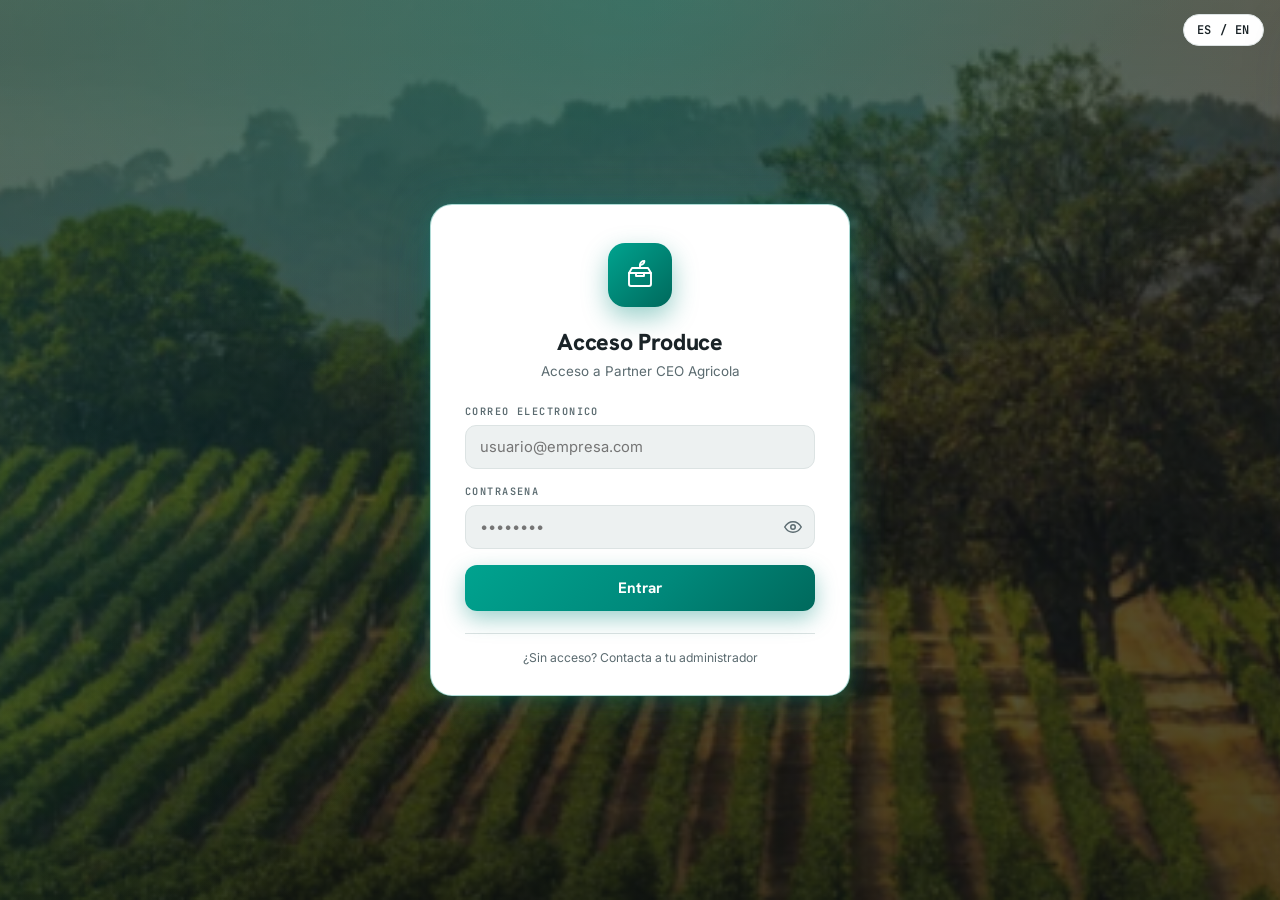
<file: produce/index.html>
<!DOCTYPE html>
<html lang="es" data-theme="claro">
<head>
<meta charset="UTF-8">
<meta name="viewport" content="width=device-width, initial-scale=1">
<title>BondiaCT Produce</title>
<meta name="robots" content="noindex, nofollow">
<link rel="preconnect" href="https://fonts.googleapis.com">
<link rel="preconnect" href="https://fonts.gstatic.com" crossorigin>
<link href="https://fonts.googleapis.com/css2?family=Hanken+Grotesk:wght@500;600;700;800&family=Inter:wght@400;500;600&family=JetBrains+Mono:wght@400;500;600&display=swap" rel="stylesheet">
<style>
/* ===== 5 paletas, las mismas de Control Tower v2 y de la Carta Gantt =====
   Un solo selector manda a toda la pagina, perfil y Carta Gantt. */
:root, [data-theme="claro"]{
  --primary:#00897B; --secondary:#263238; --tertiary:#F5F7F7; --neutral:#121212;
  --bg:#F5F7F7; --surface:#FFFFFF; --surface2:#EDF1F1; --text:#1A2327; --text2:#5B6B70;
  --border:#DCE3E3; --glow:rgba(0,137,123,.28);
  --teal-soft:rgba(0,137,123,.10); --teal-line:rgba(0,137,123,.32);
  --shadow:0 24px 60px rgba(38,50,56,.14);
  --dlg-shadow:2px 2px 16px rgba(0,137,123,.20);
  --diamond-line:rgba(0,137,123,.07);
  --barInk:#FFFFFF; --dep:#5B6B70;
  --c0:#00897B; --c1:#00695C; --c2:#14708C; --c3:#2A5D79; --c4:#3A4E63; --c5:#263238; --cop:#56707C;
}
[data-theme="oscuro"]{
  --primary:#2BB3A3;
  --bg:#121212; --surface:#1C1E1E; --surface2:#242727; --text:#ECF1F0; --text2:#98A6A4;
  --border:#2E3434; --glow:rgba(43,179,163,.40);
  --teal-soft:rgba(43,179,163,.16); --teal-line:rgba(43,179,163,.45);
  --shadow:0 24px 60px rgba(0,0,0,.5);
  --dlg-shadow:2px 2px 18px rgba(43,179,163,.30);
  --diamond-line:rgba(43,179,163,.09);
  --barInk:#0B1614; --dep:#8CA3AD;
  --c0:#3AC7B2; --c1:#2AA893; --c2:#45B4CE; --c3:#6FA6DB; --c4:#93B5CC; --c5:#B4C2C9; --cop:#8FA8B2;
}
[data-theme="azul"]{
  --primary:#4FA9E0;
  --bg:#0C1926; --surface:#122536; --surface2:#183048; --text:#DCE8F2; --text2:#8AA3B8;
  --border:#20405A; --glow:rgba(79,169,224,.40);
  --teal-soft:rgba(79,169,224,.16); --teal-line:rgba(79,169,224,.45);
  --shadow:0 24px 60px rgba(0,0,0,.5);
  --dlg-shadow:2px 2px 18px rgba(79,169,224,.30);
  --diamond-line:rgba(79,169,224,.09);
  --barInk:#07131E; --dep:#7EA0B8;
  --c0:#4FA9E0; --c1:#3E8FC4; --c2:#38BCB4; --c3:#74C4E8; --c4:#96B3D0; --c5:#B8CADB; --cop:#7FA2BB;
}
[data-theme="verde"]{
  --primary:#3FBFA1;
  --bg:#0E1917; --surface:#142420; --surface2:#1B302A; --text:#DFF0EA; --text2:#8FAFA4;
  --border:#25473D; --glow:rgba(63,191,161,.40);
  --teal-soft:rgba(63,191,161,.16); --teal-line:rgba(63,191,161,.45);
  --shadow:0 24px 60px rgba(0,0,0,.5);
  --dlg-shadow:2px 2px 18px rgba(63,191,161,.30);
  --diamond-line:rgba(63,191,161,.09);
  --barInk:#071612; --dep:#77A99B;
  --c0:#3FBFA1; --c1:#2FA98C; --c2:#5BCDB8; --c3:#41A3BD; --c4:#82C2B1; --c5:#ACCCC2; --cop:#79AB9D;
}
[data-theme="arena"]{
  --primary:#B4762F;
  --bg:#F5EFE3; --surface:#FFFAF0; --surface2:#F0E7D4; --text:#3B2F1F; --text2:#7C6B52;
  --border:#E1D4B8; --glow:rgba(180,118,47,.28);
  --teal-soft:rgba(180,118,47,.12); --teal-line:rgba(180,118,47,.38);
  --shadow:0 24px 60px rgba(78,66,52,.18);
  --dlg-shadow:2px 2px 16px rgba(180,118,47,.22);
  --diamond-line:rgba(180,118,47,.08);
  --barInk:#FFF8EC; --dep:#8C6F4A;
  --c0:#B4762F; --c1:#9C5F2A; --c2:#C08A3E; --c3:#87683A; --c4:#6E5A3B; --c5:#4E4234; --cop:#8C6F4A;
}
*{margin:0;padding:0;box-sizing:border-box}
html{font-size:16px}
body{font-family:'Inter',sans-serif;color:var(--text);min-height:100vh;transition:background-color .25s,color .25s,background-image .25s;
  background-color:var(--bg);
  background-image:
    repeating-linear-gradient(45deg, var(--diamond-line) 0 1px, transparent 1px 32px),
    repeating-linear-gradient(-45deg, var(--diamond-line) 0 1px, transparent 1px 32px);
  background-attachment:fixed}
h1,h2,h3{font-family:'Hanken Grotesk',sans-serif}
a{color:var(--primary);text-decoration:none}
a:hover{color:var(--text);text-decoration:underline}
button{font-family:inherit;cursor:pointer}
input,select{font-family:inherit;color:var(--text)}
.mono{font-family:'JetBrains Mono',monospace}
.eyebrow{font-family:'JetBrains Mono',monospace;font-size:.68rem;letter-spacing:.14em;text-transform:uppercase;color:var(--primary);font-weight:600}

/* ===== toggles fijos ===== */
.top-toggles{position:fixed;top:14px;right:16px;display:flex;flex-wrap:wrap;justify-content:flex-end;align-items:center;gap:8px;z-index:60;max-width:calc(100vw - 32px)}
.tgl{display:inline-flex;align-items:center;gap:6px;border:1px solid var(--border);background:var(--surface);color:var(--text);border-radius:999px;padding:7px 13px;font-size:.75rem;font-weight:600;font-family:'JetBrains Mono',monospace;letter-spacing:.05em;transition:border-color .2s}
.tgl:hover{border-color:var(--teal-line)}
/* El selector de temas solo existe DENTRO (con sesion abierta). En la puerta no. */
.themes{display:none;gap:5px;background:var(--surface);border:1px solid var(--border);border-radius:999px;padding:4px;box-shadow:var(--dlg-shadow)}
body.sesion .themes{display:flex}
.themes button{font-family:'JetBrains Mono',monospace;font-size:.7rem;padding:5px 11px;border:none;border-radius:999px;background:transparent;color:var(--text2);cursor:pointer;display:flex;align-items:center;gap:6px;transition:background .2s,color .2s}
.themes button .dot{width:10px;height:10px;border-radius:50%;border:1px solid rgba(0,0,0,.15)}
.themes button.on{background:var(--primary);color:#fff}
.themes button.on .dot{border-color:#fff}
@media (max-width:760px){.themes button span.lbl{display:none}.themes button{padding:6px 8px}}

/* ===== Pieza 1: puerta ===== */
#gate-root{position:fixed;inset:0;z-index:40;display:flex;align-items:center;justify-content:center;padding:20px;
  background:radial-gradient(1200px 700px at 50% 0%, rgba(0,137,123,.30), transparent 60%), linear-gradient(rgba(13,18,20,.62), rgba(13,18,20,.74)), url("/produce/gate-bg.png") center/cover no-repeat fixed;
  backdrop-filter:blur(2px);-webkit-backdrop-filter:blur(2px)}
#gate-root::before{content:"";position:absolute;inset:0;pointer-events:none;
  background:linear-gradient(135deg, rgba(0,137,123,.20) 0%, rgba(0,163,143,.10) 30%, transparent 55%)}
#gate-root>*{position:relative}
@supports (-webkit-touch-callout:none){#gate-root{background-attachment:scroll}}
.gate-card{width:100%;max-width:420px;background:var(--surface);border:1px solid var(--teal-line);border-radius:22px;padding:38px 34px 30px;
  box-shadow:0 0 0 1px rgba(0,137,123,.08), 0 0 46px var(--glow), var(--shadow), var(--dlg-shadow);text-align:center;position:relative}
.gate-icon{width:64px;height:64px;border-radius:17px;background:linear-gradient(135deg,#00A38F,#00695C);display:flex;align-items:center;justify-content:center;margin:0 auto 20px;box-shadow:0 10px 26px rgba(0,137,123,.4)}
.gate-card h1{font-size:1.45rem;font-weight:800;letter-spacing:-.01em;margin-bottom:6px}
.gate-sub{font-size:.84rem;color:var(--text2);margin-bottom:26px}
.field{text-align:left;margin-bottom:16px}
.field label{display:block;font-family:'JetBrains Mono',monospace;font-size:.64rem;letter-spacing:.14em;text-transform:uppercase;color:var(--text2);font-weight:600;margin-bottom:7px}
.field .inwrap{position:relative}
.field input{width:100%;padding:12px 14px;border:1px solid var(--border);border-radius:11px;background:var(--surface2);font-size:.92rem;outline:none;transition:border-color .2s,box-shadow .2s}
.field input:focus{border-color:var(--primary);box-shadow:0 0 0 3px var(--teal-soft)}
.eye-btn{position:absolute;right:6px;top:50%;transform:translateY(-50%);background:none;border:none;padding:7px;color:var(--text2);display:flex;border-radius:8px}
.eye-btn:hover{color:var(--primary)}
.btn-primary{width:100%;padding:13px 16px;border:none;border-radius:12px;font-size:.95rem;font-weight:700;font-family:'Hanken Grotesk',sans-serif;color:#fff;
  background:linear-gradient(135deg,#00A38F 0%,#00897B 55%,#00695C 100%);box-shadow:0 8px 22px rgba(0,137,123,.38);transition:transform .15s,box-shadow .2s}
.btn-primary:hover{transform:translateY(-1px);box-shadow:0 12px 28px rgba(0,137,123,.48)}
#gate-msg{display:none;margin:14px 0 0;padding:10px 12px;border-radius:10px;background:rgba(198,40,40,.1);border:1px solid rgba(198,40,40,.3);color:#C62828;font-size:.8rem;font-weight:500}
[data-theme="oscuro"] #gate-msg,[data-theme="azul"] #gate-msg,[data-theme="verde"] #gate-msg{color:#EF9A9A}
#gate-totp-step{display:none;margin-top:4px}
.totp-lead{font-size:.86rem;color:var(--text2);margin-bottom:16px}
#gate-totp{letter-spacing:.55em;text-align:center;font-family:'JetBrains Mono',monospace;font-size:1.15rem;font-weight:600}
.enroll-box{margin:0 0 18px;padding:16px;border:1px dashed var(--teal-line);border-radius:14px;background:var(--teal-soft)}
#gate-totp-qr{width:150px;height:150px;margin:0 auto 10px;border-radius:10px;background:var(--surface);border:1px solid var(--border);display:flex;align-items:center;justify-content:center;color:var(--text2)}
.enroll-box p{font-size:.76rem;color:var(--text2);font-weight:500}
.gate-foot{margin-top:22px;padding-top:16px;border-top:1px solid var(--border);font-size:.76rem;color:var(--text2)}

/* ===== Pieza 2: perfil ===== */
#profile-root{display:none;min-height:100vh;flex-direction:column}
.hdr{position:sticky;top:0;z-index:30;display:flex;align-items:center;gap:14px;flex-wrap:wrap;padding:14px 190px 14px 26px;background:var(--surface);border-bottom:1px solid var(--border)}
.wordmark{font-family:'Hanken Grotesk',sans-serif;font-weight:800;font-size:1.15rem;letter-spacing:-.01em}
.wordmark span{color:var(--primary)}
.chip{font-family:'JetBrains Mono',monospace;font-size:.66rem;font-weight:600;letter-spacing:.12em;text-transform:uppercase;color:var(--primary);background:var(--teal-soft);border:1px solid var(--teal-line);border-radius:999px;padding:5px 12px}
.hdr-sel{display:flex;align-items:center;gap:7px}
.hdr-sel label{font-family:'JetBrains Mono',monospace;font-size:.62rem;letter-spacing:.12em;text-transform:uppercase;color:var(--text2);font-weight:600}
.hdr select{padding:8px 12px;border:1px solid var(--border);border-radius:10px;background:var(--surface2);font-size:.84rem;font-weight:500;outline:none}
.hdr select:focus{border-color:var(--primary)}
#btn-logout{margin-left:auto;display:inline-flex;align-items:center;gap:7px;padding:9px 16px;border:1px solid var(--border);border-radius:10px;background:transparent;color:var(--text);font-size:.82rem;font-weight:600;transition:border-color .2s,color .2s}
#btn-logout:hover{border-color:#C62828;color:#C62828}
#btn-admin{margin-left:auto;display:inline-flex;align-items:center;gap:7px;padding:9px 16px;border:1px solid var(--border);border-radius:10px;background:transparent;color:var(--text2);font-size:.78rem;font-weight:600;font-family:'JetBrains Mono',monospace;transition:border-color .2s,color .2s}
#btn-view-gantt,#btn-view-checklist{display:inline-flex;align-items:center;gap:7px;padding:9px 16px;border:1px solid var(--border);border-radius:10px;background:transparent;color:var(--text2);font-size:.78rem;font-weight:600;font-family:'JetBrains Mono',monospace;transition:border-color .2s,color .2s}
#btn-view-gantt:hover,#btn-view-checklist:hover{border-color:var(--teal-line);color:var(--primary)}
#btn-view-gantt.on,#btn-view-checklist.on{border-color:var(--primary);color:var(--primary);background:var(--teal-soft)}
#btn-admin:hover{border-color:var(--teal-line);color:var(--primary)}
body.admin #btn-admin{border-color:var(--primary);color:var(--primary);background:var(--teal-soft)}
body.admin td.num[contenteditable]{outline:1.5px dashed var(--teal-line);outline-offset:-1.5px;border-radius:6px;cursor:text;background:var(--teal-soft)}
body.admin td.num[contenteditable]:focus{outline-style:solid;outline-color:var(--primary)}
body.rol-admin #btn-logout{margin-left:0}
body.rol-admin #btn-admin{margin-left:auto}
.main{flex:1;width:100%;max-width:1240px;margin:0 auto;padding:28px 26px 40px}
#admin-panel-root{width:100%;background:var(--teal-soft);border-bottom:1px solid var(--teal-line)}
#admin-panel-root .admin-inner{max-width:1240px;margin:0 auto;padding:22px 26px 26px}
.alta-box{display:flex;flex-wrap:wrap;align-items:center;gap:14px;background:var(--surface);border:1px solid var(--border);border-radius:14px;padding:14px 16px;box-shadow:var(--dlg-shadow)}
.alta-box .hdr-sel select{padding:8px 12px;border:1px solid var(--border);border-radius:10px;background:var(--surface2);font-size:.84rem}
/* Selectores de "que agricultor estoy viendo": letra mas grande a proposito,
   son la referencia principal de en que expediente esta parado el usuario. */
.filtro-grande{background:var(--surface2);border:1px solid var(--border);border-radius:12px;padding:10px 14px}
.filtro-grande label{font-size:.68rem}
.filtro-grande select{padding:10px 14px;border:1px solid var(--border);border-radius:10px;
  background:var(--surface);font-size:1rem;font-weight:600;color:var(--text);min-width:260px}
.kanban{display:grid;grid-template-columns:repeat(4,1fr);gap:12px;margin-bottom:8px}
@media (max-width:900px){.kanban{grid-template-columns:repeat(2,1fr)}}
.kcol{background:var(--surface);border:1px solid var(--border);border-radius:14px;padding:10px;min-height:80px;box-shadow:var(--dlg-shadow)}
.kcol-h{font-family:'JetBrains Mono',monospace;font-size:.7rem;font-weight:700;letter-spacing:.06em;margin:-10px -10px 10px;padding:8px 12px;border-radius:14px 14px 0 0;color:#fff;display:flex;align-items:center;justify-content:space-between;gap:8px}
.kcount{background:rgba(255,255,255,.22);border-radius:999px;padding:2px 8px;font-size:.62rem;white-space:nowrap}
.doc-contador{font-family:'JetBrains Mono',monospace;font-size:.68rem;letter-spacing:.06em;color:var(--primary);font-weight:700}
.kcol[data-estatus="pendiente"] .kcol-h{background:#797E93}
.kcol[data-estatus="proceso"] .kcol-h{background:#FDAB3D}
.kcol[data-estatus="revision"] .kcol-h{background:#579BFC}
.kcol[data-estatus="listo"] .kcol-h{background:#00C875}
.kcards{display:flex;flex-direction:column;gap:8px;min-height:40px}
.kcard{background:var(--surface2);border:1px solid var(--border);border-radius:10px;padding:9px 10px;font-size:.8rem;box-shadow:var(--dlg-shadow)}
.kcard .kcard-top{display:flex;align-items:center;gap:7px;margin-bottom:6px}
.kcard .kcard-code{font-family:'JetBrains Mono',monospace;font-size:.66rem;color:var(--primary);font-weight:600}
.kcard .kcard-tipo{font-weight:600;display:block;margin-bottom:6px;line-height:1.3}
.kcard select{width:100%;font-size:.72rem;padding:4px 6px;border-radius:7px;border:1px solid var(--border);background:var(--surface);color:var(--text)}

/* ===== Personas: avatar por iniciales (sin foto real todavia) ===== */
.avatar{display:inline-flex;align-items:center;justify-content:center;width:26px;height:26px;flex:0 0 26px;border-radius:50%;color:#fff;font-family:'JetBrains Mono',monospace;font-size:.62rem;font-weight:700;letter-spacing:.02em}
.avatar-empty{background:var(--surface2);color:var(--text2);border:1px dashed var(--border)}
.persona-cell{display:flex;align-items:center;gap:8px}

/* ===== Bateria de avance (4 colores por estatus) ===== */
.battery{display:flex;height:14px;border-radius:999px;overflow:hidden;background:var(--surface2);margin-top:10px;border:1px solid var(--border)}
.battery i{display:block;height:100%}
.battery.mini{height:8px;margin-top:6px}
.b-pendiente{background:#797E93}
.b-proceso{background:#FDAB3D}
.b-revision{background:#579BFC}
.b-listo{background:#00C875}
.battery-legend{display:flex;flex-wrap:wrap;gap:5px 12px;margin-top:8px;font-family:'JetBrains Mono',monospace;font-size:.64rem;color:var(--text2)}
.battery-legend span{display:inline-flex;align-items:center;gap:5px}
.battery-legend i{width:8px;height:8px;border-radius:3px;display:inline-block}

.summary{display:grid;grid-template-columns:repeat(auto-fit,minmax(180px,1fr));gap:1px;background:var(--border);border:1px solid var(--border);border-radius:16px;overflow:hidden;margin-bottom:28px}
.summary.six{grid-template-columns:repeat(3,1fr)}
@media (max-width:760px){.summary.six{grid-template-columns:repeat(2,1fr)}}
.sum-cell{background:var(--surface);padding:18px 20px;box-shadow:var(--dlg-shadow);position:relative;z-index:1}
.sum-cell .k{font-family:'JetBrains Mono',monospace;font-size:.62rem;letter-spacing:.14em;text-transform:uppercase;color:var(--text2);font-weight:600;margin-bottom:8px}
.sum-cell .v{font-family:'Hanken Grotesk',sans-serif;font-size:1.15rem;font-weight:700}
#agri-code{color:var(--primary);font-family:'JetBrains Mono',monospace;font-size:1.05rem;font-weight:600}

.tbl-wrap{border:1px solid var(--border);border-radius:16px;overflow:auto;background:var(--surface);box-shadow:var(--dlg-shadow)}
table{width:100%;border-collapse:collapse;min-width:1080px;font-size:.82rem}
thead th{font-family:'JetBrains Mono',monospace;font-size:.62rem;letter-spacing:.12em;text-transform:uppercase;color:var(--text2);font-weight:600;text-align:left;padding:13px 14px;border-bottom:1px solid var(--border);background:var(--surface2);white-space:nowrap;position:sticky;top:0}
tbody td{padding:12px 14px;border-bottom:1px solid var(--border);vertical-align:top;color:var(--text)}
tbody tr:last-child td{border-bottom:none}
tr.fase td{font-family:'Hanken Grotesk',sans-serif;font-weight:800;font-size:.9rem;background:var(--teal-soft);color:var(--primary);letter-spacing:.01em}
td.code{font-family:'JetBrains Mono',monospace;font-size:.74rem;color:var(--primary);font-weight:500;white-space:nowrap}
td.task{font-weight:600;min-width:200px}
td.num{font-family:'JetBrains Mono',monospace;white-space:nowrap;text-align:right}
td.neto{font-family:'JetBrains Mono',monospace;white-space:nowrap;text-align:right;font-weight:600;color:var(--primary)}
td.muted{color:var(--text2)}
input[type="checkbox"]{width:17px;height:17px;accent-color:var(--primary);cursor:pointer}
tbody tr:not(.fase):hover td{background:var(--teal-soft)}

/* ===== Carta Gantt ===== */
.status{font-family:'JetBrains Mono',monospace;font-size:.62rem;font-weight:600;letter-spacing:.06em;text-transform:uppercase;padding:3px 9px;border-radius:999px;white-space:nowrap}
.status.ok{color:var(--primary);background:var(--teal-soft);border:1px solid var(--teal-line)}
.status.pend{color:#B4762F;background:rgba(180,118,47,.12);border:1px solid rgba(180,118,47,.35)}
.status.na{color:var(--text2);background:var(--surface2);border:1px solid var(--border)}
.status-sel,.docstatus-sel{font-family:'JetBrains Mono',monospace;font-size:.68rem;font-weight:600;letter-spacing:.04em;text-transform:uppercase;padding:4px 24px 4px 10px;border-radius:999px;cursor:pointer;-webkit-appearance:none;appearance:none;
  background-image:url("data:image/svg+xml;utf8,<svg xmlns='http://www.w3.org/2000/svg' viewBox='0 0 24 24' fill='none' stroke='%234A5A60' stroke-width='2'><path d='M6 9l6 6 6-6'/></svg>");
  background-repeat:no-repeat;background-position:right 6px center;background-size:12px}
.status-sel.status-ok{color:var(--primary);background-color:var(--teal-soft);border:1px solid var(--teal-line)}
.status-sel.status-pend{color:#B4762F;background-color:rgba(180,118,47,.12);border:1px solid rgba(180,118,47,.35)}
.status-sel.status-na{color:var(--text2);background-color:var(--surface2);border:1px solid var(--border)}
.docstatus-sel.docstatus-pendiente{color:var(--text2);background-color:var(--surface2);border:1px solid var(--border)}
.docstatus-sel.docstatus-proceso{color:#B4762F;background-color:rgba(180,118,47,.12);border:1px solid rgba(180,118,47,.35)}
.docstatus-sel.docstatus-revision{color:#2A5D79;background-color:rgba(42,93,121,.12);border:1px solid rgba(42,93,121,.35)}
.docstatus-sel.docstatus-listo{color:var(--primary);background-color:var(--teal-soft);border:1px solid var(--teal-line)}
.sec-title{font-size:1.15rem;font-weight:800;letter-spacing:-.01em;margin:32px 0 12px}

/* ===== Carta Gantt (integrada nativa, CSS scoped bajo .gantt-scope) =====
   No va en iframe a proposito: la CSP del sitio bloquea frames (frame-ancestors
   'none' + X-Frame-Options DENY) y NO se debilita la seguridad para acomodar UI. */
.gantt-scope{--day:38px;--labelW:300px;--respW:118px;--tarW:92px;--descW:130px;--netW:108px}
.gantt-scope .gantt-bar-top{display:flex;flex-wrap:wrap;align-items:center;gap:10px 18px;margin-bottom:12px}
.gantt-scope .gtoggle{display:flex;align-items:center;gap:8px;font-size:.75rem;color:var(--text2);cursor:pointer;user-select:none}
.gantt-scope .gtoggle .sw{width:34px;height:19px;border-radius:999px;background:var(--surface2);border:1px solid var(--border);position:relative;transition:background .2s}
.gantt-scope .gtoggle .sw::after{content:"";position:absolute;top:2px;left:2px;width:13px;height:13px;border-radius:50%;background:var(--text2);transition:left .2s,background .2s}
.gantt-scope .gtoggle.on .sw{background:var(--primary);border-color:var(--primary)}
.gantt-scope .gtoggle.on .sw::after{left:17px;background:var(--barInk)}
.gantt-scope .legend{display:flex;flex-wrap:wrap;gap:6px 14px;margin:0 0 12px}
.gantt-scope .legend span{display:inline-flex;align-items:center;gap:6px;font-family:'JetBrains Mono',monospace;font-size:.68rem;color:var(--text2)}
.gantt-scope .legend i{width:12px;height:12px;border-radius:3px;display:inline-block}
.gantt-scope .board{background:var(--surface);border:1px solid var(--border);border-radius:14px;box-shadow:var(--dlg-shadow);overflow:hidden}
.gantt-scope .scroller{overflow-x:auto;position:relative}
.gantt-scope .grid{position:relative;min-width:max-content}
.gantt-scope .row{display:flex;min-width:max-content;border-top:1px solid var(--border);position:relative}
.gantt-scope .row:first-child{border-top:none}
.gantt-scope .cell-label{width:var(--labelW);flex:0 0 var(--labelW);position:sticky;left:0;z-index:5;background:var(--surface);padding:8px 14px;border-right:1px solid var(--border)}
.gantt-scope .cell-resp{width:var(--respW);flex:0 0 var(--respW);position:sticky;left:var(--labelW);z-index:5;background:var(--surface);padding:8px 10px;border-right:1px solid var(--border);display:flex;align-items:center}
.gantt-scope.no-resp .cell-resp{display:none}
.gantt-scope.no-resp{--respW:0px}
.gantt-scope.no-price .cell-price{display:none}
.gantt-scope .cell-price{position:sticky;z-index:5;background:var(--surface);border-right:1px solid var(--border);flex:0 0 auto;display:flex;align-items:center;padding:8px 10px;font-family:'JetBrains Mono',monospace;font-size:.68rem}
.gantt-scope .cell-tar{width:var(--tarW);left:calc(var(--labelW) + var(--respW));justify-content:flex-end;color:var(--text2)}
.gantt-scope .cell-tar.cut{text-decoration:line-through}
.gantt-scope .cell-desc{width:var(--descW);left:calc(var(--labelW) + var(--respW) + var(--tarW));gap:6px}
.gantt-scope .cell-desc input[type=range]{width:62px;accent-color:var(--primary)}
.gantt-scope .cell-net{width:var(--netW);left:calc(var(--labelW) + var(--respW) + var(--tarW) + var(--descW));flex-direction:column;align-items:flex-end;justify-content:center;font-weight:700;font-size:.72rem}
.gantt-scope .cell-net small{font-size:.52rem;font-weight:400;color:var(--text2)}
.gantt-scope .cell-net.floor{color:var(--primary)}
.gantt-scope .cell-incl{font-size:.58rem;font-weight:400;color:var(--text2);text-align:right;line-height:1.25}
.gantt-scope .row.phase-row .cell-price{background:var(--surface2)}
.gantt-scope .cell-track{position:relative;flex:0 0 auto}
.gantt-scope .task-name{font-size:.8rem;font-weight:500;line-height:1.3}
.gantt-scope .task-id{font-family:'JetBrains Mono',monospace;font-size:.62rem;color:var(--text2);display:block;margin-bottom:2px;letter-spacing:.06em}
.gantt-scope .resp-chip{font-family:'JetBrains Mono',monospace;font-size:.62rem;padding:3px 8px;border-radius:999px;background:var(--surface2);border:1px solid var(--border);color:var(--text2);white-space:nowrap}
.gantt-scope .row.phase-row{background:var(--surface2)}
.gantt-scope .row.phase-row .cell-label,.gantt-scope .row.phase-row .cell-resp{background:var(--surface2)}
.gantt-scope .phase-title{font-family:'Hanken Grotesk',sans-serif;font-weight:700;font-size:.8rem;display:flex;align-items:center;gap:8px}
.gantt-scope .phase-num{font-family:'JetBrains Mono',monospace;font-size:.62rem;font-weight:700;padding:2px 7px;border-radius:5px;color:var(--barInk);letter-spacing:.05em}
.gantt-scope .phase-note{font-size:.68rem;color:var(--text2);margin-top:2px;line-height:1.35}
.gantt-scope .row.head{border-top:none}
.gantt-scope .row.head .cell-label,.gantt-scope .row.head .cell-resp{z-index:6}
.gantt-scope .weeks,.gantt-scope .days{display:flex}
.gantt-scope .week{border-right:1px solid var(--border);text-align:center;font-family:'Hanken Grotesk',sans-serif;font-weight:700;font-size:.72rem;padding:7px 0 3px;color:var(--text)}
.gantt-scope .day{width:var(--day);flex:0 0 var(--day);text-align:center;font-family:'JetBrains Mono',monospace;font-size:.56rem;color:var(--text2);padding:2px 0 6px}
.gantt-scope .head-inner{border-bottom:1px solid var(--border)}
.gantt-scope .colhead{font-family:'JetBrains Mono',monospace;font-size:.6rem;text-transform:uppercase;letter-spacing:.08em;color:var(--text2);align-self:flex-end;padding-bottom:8px}
.gantt-scope .track-bg{position:absolute;inset:0;pointer-events:none}
.gantt-scope .track-bg .wk{position:absolute;top:0;bottom:0;border-right:1px solid var(--border);opacity:.6}
.gantt-scope .bar{position:absolute;top:50%;transform:translateY(-50%);height:22px;border-radius:6px;cursor:pointer;display:flex;align-items:center;padding:0 8px;transition:filter .15s,box-shadow .15s}
.gantt-scope .bar:hover,.gantt-scope .bar.sel{filter:brightness(1.12);box-shadow:0 0 0 2px var(--bg),0 0 0 4px currentColor}
.gantt-scope .bar .dur{font-family:'JetBrains Mono',monospace;font-size:.58rem;font-weight:700;color:var(--barInk);white-space:nowrap;overflow:hidden}
.gantt-scope .bar.milestone{border-radius:4px 12px 12px 4px;background-image:repeating-linear-gradient(135deg,rgba(255,255,255,.14) 0 6px,transparent 6px 12px)}
.gantt-scope svg.deps{position:absolute;inset:0;pointer-events:none;z-index:4;color:var(--dep)}
.gantt-scope svg.deps path{fill:none;stroke:currentColor;stroke-width:1.3;opacity:.32}
.gantt-scope svg.deps path.hot{opacity:.95;stroke-width:1.8;stroke:var(--primary)}
.gantt-scope svg.deps polygon{fill:currentColor;opacity:.32}
.gantt-scope svg.deps polygon.hot{opacity:.95;fill:var(--primary)}
.gantt-scope .gantt-fine{margin-top:14px;font-size:.68rem;color:var(--text2);line-height:1.5}
.gtooltip{position:fixed;z-index:70;max-width:330px;background:var(--surface);border:1px solid var(--border);border-radius:10px;box-shadow:var(--shadow),var(--dlg-shadow);padding:12px 14px;pointer-events:none;opacity:0;transition:opacity .12s}
.gtooltip.show{opacity:1}
.tt-id{font-family:'JetBrains Mono',monospace;font-size:.62rem;letter-spacing:.06em;margin-bottom:4px;display:inline-block;padding:2px 7px;border-radius:5px;color:var(--barInk)}
.tt-name{font-family:'Hanken Grotesk',sans-serif;font-weight:700;font-size:.85rem;margin-bottom:8px;line-height:1.25}
.tt-grid{display:grid;grid-template-columns:92px 1fr;gap:4px 10px;font-size:.74rem}
.tt-grid dt{color:var(--text2);font-family:'JetBrains Mono',monospace;font-size:.6rem;text-transform:uppercase;letter-spacing:.06em;padding-top:1px}
.tt-grid dd{color:var(--text)}
.gpanel{position:fixed;top:0;right:0;bottom:0;width:380px;max-width:92vw;background:var(--surface);border-left:1px solid var(--border);box-shadow:var(--shadow),var(--dlg-shadow);z-index:80;transform:translateX(105%);transition:transform .25s ease;padding:26px 24px;overflow-y:auto}
.gpanel.open{transform:translateX(0)}
.gpanel .close{position:absolute;top:14px;right:14px;width:30px;height:30px;border-radius:8px;border:1px solid var(--border);background:var(--surface2);color:var(--text);font-size:15px;cursor:pointer;line-height:1}
.gpanel .tt-grid{grid-template-columns:100px 1fr;font-size:.8rem;margin-top:14px}
.gpanel .deliv{margin-top:16px;padding:12px 14px;background:var(--surface2);border:1px solid var(--border);border-radius:10px;font-size:.8rem;line-height:1.5}
.gpanel .deliv h4{font-family:'JetBrains Mono',monospace;font-size:.6rem;text-transform:uppercase;letter-spacing:.08em;color:var(--text2);margin-bottom:6px}
@media (max-width:900px){.gantt-scope{--labelW:210px;--day:30px}}
.foot{padding:20px 26px;border-top:1px solid var(--border);text-align:center;font-size:.74rem;color:var(--text2)}
.foot b{font-family:'Hanken Grotesk',sans-serif;color:var(--text)}
@media (max-width:640px){
  .gate-card{padding:30px 22px 24px}
  .hdr{padding:52px 16px 12px;gap:10px}
  .main{padding:20px 14px 32px}
}
</style>
</head>
<body>

<div class="top-toggles">
  <button class="tgl" id="tgl-lang" type="button">ES / EN</button>
  <div class="themes" id="themes" role="group" aria-label="Tema de color"></div>
</div>

<!-- ===== PIEZA 1: PUERTA DE ACCESO ===== -->
<div id="gate-root">
  <div class="gate-card">
    <div class="gate-icon" aria-hidden="true">
      <svg width="34" height="34" viewBox="0 0 34 34" fill="none" stroke="#fff" stroke-width="1.9" stroke-linecap="round" stroke-linejoin="round">
        <path d="M6 15h22v11a2 2 0 0 1-2 2H8a2 2 0 0 1-2-2z"/>
        <path d="M6 15l3-5h16l3 5"/>
        <path d="M13 15v3h8v-3"/>
        <path d="M17 10V7"/>
        <path d="M17 7c0-2.4 1.8-4 4.4-4 0 2.4-1.8 4-4.4 4z"/>
      </svg>
    </div>
    <h1 data-i18n="gate_title">Acceso Produce</h1>
    <p class="gate-sub" data-i18n="gate_sub">Acceso a Partner CEO Agricola</p>

    <div id="gate-step-1">
      <div class="field">
        <label for="gate-email" data-i18n="lbl_email">Correo electronico</label>
        <div class="inwrap"><input type="email" id="gate-email" autocomplete="email" placeholder="usuario@empresa.com"></div>
      </div>
      <div class="field">
        <label for="gate-pass" data-i18n="lbl_pass">Contrasena</label>
        <div class="inwrap">
          <input type="password" id="gate-pass" autocomplete="current-password" placeholder="••••••••">
          <button class="eye-btn" id="gate-eye" type="button" aria-label="Mostrar contrasena">
            <svg id="eye-open" width="18" height="18" viewBox="0 0 24 24" fill="none" stroke="currentColor" stroke-width="2" stroke-linecap="round" stroke-linejoin="round"><path d="M1 12s4-7 11-7 11 7 11 7-4 7-11 7-11-7-11-7z"/><circle cx="12" cy="12" r="3"/></svg>
            <svg id="eye-closed" width="18" height="18" viewBox="0 0 24 24" fill="none" stroke="currentColor" stroke-width="2" stroke-linecap="round" stroke-linejoin="round" style="display:none"><path d="M17.94 17.94A10.07 10.07 0 0 1 12 20c-7 0-11-8-11-8a18.45 18.45 0 0 1 5.06-5.94"/><path d="M9.9 4.24A9.12 9.12 0 0 1 12 4c7 0 11 8 11 8a18.5 18.5 0 0 1-2.16 3.19"/><line x1="1" y1="1" x2="23" y2="23"/></svg>
          </button>
        </div>
      </div>
      <button class="btn-primary" id="gate-btn" type="button" data-i18n="btn_enter">Entrar</button>
    </div>

    <div id="gate-totp-step">
      <div class="enroll-box" id="gate-enroll">
        <div id="gate-totp-qr">
          <svg width="56" height="56" viewBox="0 0 24 24" fill="none" stroke="currentColor" stroke-width="1.5"><rect x="3" y="3" width="7" height="7" rx="1"/><rect x="14" y="3" width="7" height="7" rx="1"/><rect x="3" y="14" width="7" height="7" rx="1"/><path d="M14 14h3v3h-3zM19 14h2M14 19h2M19 19h2v2M14 21h1"/></svg>
        </div>
        <p data-i18n="enroll_txt">Escanea con Google Authenticator</p>
      </div>
      <p class="totp-lead" data-i18n="totp_lead">Codigo de tu app autenticadora</p>
      <div class="field">
        <div class="inwrap"><input type="text" id="gate-totp" inputmode="numeric" maxlength="6" pattern="[0-9]{6}" placeholder="000000" autocomplete="one-time-code"></div>
      </div>
      <button class="btn-primary" id="gate-totp-btn" type="button" data-i18n="btn_verify">Verificar</button>
    </div>

    <div id="gate-msg" role="alert">Credenciales incorrectas</div>
    <p class="gate-foot" data-i18n="gate_foot">¿Sin acceso? Contacta a tu administrador</p>
  </div>
</div>

<!-- ===== PIEZA 2: PERFIL INTERIOR ===== -->
<div id="profile-root">
  <header class="hdr">
    <span class="wordmark">Bondia<span>CT</span></span>
    <span class="chip">Produce</span>
    <div class="hdr-sel">
      <label for="sel-commodity" data-i18n="lbl_commodity">Commodity</label>
      <select id="sel-commodity">
        <option>Aguacate</option><option>Berries</option><option>Limon persa</option><option>Mango</option><option>Cebolla</option>
      </select>
    </div>
    <div class="hdr-sel">
      <label for="sel-aduana" data-i18n="lbl_aduana">Aduana</label>
      <select id="sel-aduana">
        <option>Nuevo Laredo</option><option>Colombia NL</option><option>Reynosa-McAllen</option><option>Manzanillo</option><option>Veracruz</option><option>Lazaro Cardenas</option>
      </select>
    </div>
    <div class="hdr-sel">
      <label for="sel-destino" data-i18n="lbl_destino">Destino</label>
      <select id="sel-destino">
        <option>USA</option><option>Canada</option><option>Union Europea</option><option>Japon</option>
      </select>
    </div>
    <button id="btn-view-gantt" type="button">
      <svg width="13" height="13" viewBox="0 0 24 24" fill="none" stroke="currentColor" stroke-width="2" stroke-linecap="round" stroke-linejoin="round"><path d="M3 3v18h18"/><path d="M7 14l4-5 3 3 5-7"/></svg>
      <span data-i18n="btn_view_gantt">Ver Carta Gantt</span>
    </button>
    <button id="btn-view-checklist" type="button">
      <svg width="13" height="13" viewBox="0 0 24 24" fill="none" stroke="currentColor" stroke-width="2" stroke-linecap="round" stroke-linejoin="round"><path d="M9 11l3 3L22 4"/><path d="M21 12v7a2 2 0 0 1-2 2H5a2 2 0 0 1-2-2V5a2 2 0 0 1 2-2h11"/></svg>
      <span data-i18n="btn_view_checklist">Modo Checklist</span>
    </button>
    <button id="btn-admin" type="button" title="Solo visible para rol admin" style="display:none">
      <svg width="13" height="13" viewBox="0 0 24 24" fill="none" stroke="currentColor" stroke-width="2" stroke-linecap="round" stroke-linejoin="round"><path d="M11 4H4a2 2 0 0 0-2 2v14a2 2 0 0 0 2 2h14a2 2 0 0 0 2-2v-7"/><path d="M18.5 2.5a2.12 2.12 0 0 1 3 3L12 15l-4 1 1-4z"/></svg>
      <span data-i18n="btn_admin">Editar precios</span>
    </button>
    <button id="btn-logout" type="button">
      <svg width="15" height="15" viewBox="0 0 24 24" fill="none" stroke="currentColor" stroke-width="2" stroke-linecap="round" stroke-linejoin="round"><path d="M9 21H5a2 2 0 0 1-2-2V5a2 2 0 0 1 2-2h4"/><polyline points="16 17 21 12 16 7"/><line x1="21" y1="12" x2="9" y2="12"/></svg>
      <span data-i18n="btn_logout">Salir</span>
    </button>
  </header>

  <!-- ===== PANEL ADMIN: franja completa arriba de todo, oculta hasta confirmar rol admin ===== -->
  <section id="admin-panel-root" style="display:none" aria-label="Panel Admin">
    <div class="admin-inner">
      <h2 class="sec-title" style="margin-top:0" data-i18n="admin_title">Panel Admin</h2>
      <h3 class="eyebrow" style="margin:0 0 10px" data-i18n="admin_growers">Agricultores</h3>
      <div class="alta-box" style="margin-bottom:16px">
        <div class="hdr-sel"><label for="alta-razon" data-i18n="alta_razon">Razon social</label><input type="text" id="alta-razon" placeholder="Nombre o razon social del exportador" style="padding:9px 12px;border:1px solid var(--border);border-radius:10px;background:var(--surface2);font-size:.8rem;min-width:280px"></div>
        <div class="hdr-sel">
          <label for="alta-operacion" data-i18n="alta_operacion">Operacion</label>
          <select id="alta-operacion">
            <option value="exporta" data-i18n="op_exporta">Solo exporta (X)</option>
            <option value="importa" data-i18n="op_importa">Solo importa (M)</option>
            <option value="ambas" data-i18n="op_ambas">Exporta e importa (2)</option>
          </select>
        </div>
        <div class="hdr-sel">
          <label for="alta-persona" data-i18n="alta_persona">Tipo de persona</label>
          <select id="alta-persona">
            <option value="moral" data-i18n="persona_moral">Persona moral</option>
            <option value="fisica" data-i18n="persona_fisica">Persona fisica</option>
          </select>
        </div>
        <div class="hdr-sel">
          <label for="alta-commodity" data-i18n="lbl_commodity">Commodity</label>
          <select id="alta-commodity"><option>Aguacate</option><option>Berries</option><option>Limon persa</option><option>Mango</option><option>Cebolla</option></select>
        </div>
        <div class="hdr-sel">
          <label for="alta-aduana" data-i18n="lbl_aduana">Aduana</label>
          <select id="alta-aduana"><option>Nuevo Laredo</option><option>Colombia NL</option><option>Reynosa-McAllen</option><option>Manzanillo</option><option>Veracruz</option><option>Lazaro Cardenas</option></select>
        </div>
        <label class="hdr-sel" style="cursor:pointer"><input type="checkbox" id="alta-seed" checked><span data-i18n="alta_seed" style="font-family:'JetBrains Mono',monospace;font-size:.62rem;letter-spacing:.12em;text-transform:uppercase;color:var(--text2);font-weight:600">Sembrar checklist segun operacion y tipo de persona</span></label>
        <button class="btn-primary" id="btn-alta-crear" type="button" style="width:auto;padding:9px 16px" data-i18n="alta_crear">Crear agricultor</button>
        <p id="alta-msg" class="muted" style="font-size:.78rem;margin-top:8px"></p>
      </div>
      <div class="tbl-wrap" style="margin-bottom:24px">
        <table style="min-width:760px">
          <thead>
            <tr>
              <th data-i18n="th_code">Codigo</th>
              <th data-i18n="alta_razon">Razon social</th>
              <th data-i18n="lbl_commodity">Commodity</th>
              <th data-i18n="lbl_aduana">Aduana</th>
              <th data-i18n="lbl_avance">Avance</th>
              <th data-i18n="th_created">Creado</th>
              <th data-i18n="th_updated">Ultima actualizacion</th>
            </tr>
          </thead>
          <tbody id="admin-profiles-body">
            <tr><td colspan="6" class="muted" style="text-align:center;padding:22px" data-i18n="admin_empty">Sin datos, se cargan al conectar el servicio</td></tr>
          </tbody>
        </table>
      </div>
      <h3 class="eyebrow" style="margin:0 0 10px" data-i18n="admin_access">Accesos</h3>
      <div class="tbl-wrap" style="margin-bottom:0">
        <table style="min-width:640px">
          <thead>
            <tr>
              <th data-i18n="lbl_email">Correo electronico</th>
              <th data-i18n="th_date">Fecha</th>
              <th>IP</th>
            </tr>
          </thead>
          <tbody id="admin-access-body">
            <tr><td colspan="3" class="muted" style="text-align:center;padding:22px" data-i18n="admin_empty">Sin datos, se cargan al conectar el servicio</td></tr>
          </tbody>
        </table>
      </div>

    </div>
  </section>

  <!-- ===== MODO CHECKLIST: bateria + kanban + expediente por agricultor. Fuera del panel admin
       para que sea alcanzable con un boton (equipo de CEO en el futuro, hoy Rod). ===== -->
  <section id="checklist-view" style="display:none" aria-label="Modo Checklist">
    <div class="admin-inner" style="max-width:1240px;margin:0 auto;padding:22px 26px 6px">
      <h2 class="sec-title" style="margin-top:0" data-i18n="checklist_view_title">Modo Checklist</h2>
      <h3 class="eyebrow" style="margin:24px 0 10px" data-i18n="admin_kanban">Tablero de Kan Ban de Documentacion de los agricultores</h3>
      <div class="hdr-sel filtro-grande" style="margin:0 0 20px">
        <label for="admin-kanban-filter" data-i18n="admin_filter_view">Ver informacion de</label>
        <select id="admin-kanban-filter"><option value="" data-i18n="admin_filter_all">Todos los agricultores</option></select>
      </div>
      <div class="kanban" id="kanban-board">
        <div class="kcol" data-estatus="pendiente"><div class="kcol-h"><span data-i18n="kanban_pendiente">Pendiente de subir</span><span class="kcount" id="kcount-pendiente">0</span></div><div class="kcards" id="kcol-pendiente"></div></div>
        <div class="kcol" data-estatus="proceso"><div class="kcol-h"><span data-i18n="kanban_proceso">En proceso</span><span class="kcount" id="kcount-proceso">0</span></div><div class="kcards" id="kcol-proceso"></div></div>
        <div class="kcol" data-estatus="revision"><div class="kcol-h"><span data-i18n="kanban_revision">En revision</span><span class="kcount" id="kcount-revision">0</span></div><div class="kcards" id="kcol-revision"></div></div>
        <div class="kcol" data-estatus="listo"><div class="kcol-h"><span data-i18n="kanban_listo">Listo</span><span class="kcount" id="kcount-listo">0</span></div><div class="kcards" id="kcol-listo"></div></div>
      </div>

      <h3 class="eyebrow" style="margin:32px 0 10px;padding-top:18px;border-top:1px solid var(--border)" data-i18n="admin_checklist">Checklist por agricultor</h3>
      <div class="hdr-sel filtro-grande" style="margin-bottom:12px">
        <label for="admin-doc-grower" data-i18n="admin_pick_grower">Agricultor</label>
        <select id="admin-doc-grower"><option value="">-</option></select>
        <span id="doc-contador" class="doc-contador"></span>
      </div>
      <div class="battery" id="doc-bateria" style="margin:0 0 12px;display:none"></div>
      <div class="tbl-wrap" style="margin-bottom:12px">
        <table style="min-width:640px">
          <thead>
            <tr>
              <th data-i18n="doc_tipo">Documento</th>
              <th data-i18n="th_status">Estatus</th>
              <th data-i18n="doc_subido_por">Subido por</th>
              <th data-i18n="th_updated">Ultima actualizacion</th>
              <th></th>
            </tr>
          </thead>
          <tbody id="admin-doc-checklist">
            <tr><td colspan="5" class="muted" style="text-align:center;padding:22px" data-i18n="admin_pick_grower_hint">Elige un agricultor arriba</td></tr>
          </tbody>
        </table>
      </div>
      <div class="hdr-sel" id="doc-agregar-wrap" style="margin-bottom:22px">
        <input type="text" id="doc-nuevo-tipo" placeholder="Ej. INE, Acta constitutiva" style="padding:9px 12px;border:1px solid var(--border);border-radius:10px;background:var(--surface2);font-size:.84rem;min-width:220px">
        <button class="btn-primary" id="btn-doc-agregar" type="button" style="width:auto;padding:9px 16px" data-i18n="doc_agregar">Agregar documento</button>
        <span id="doc-agregar-msg" class="muted" style="font-size:.78rem"></span>
      </div>
    </div>
  </section>

  <!-- ===== VER CARTA GANTT: el flujo de trabajo completo, aparte del perfil ===== -->
  <section id="gantt-view" style="display:none" aria-label="Carta Gantt">
    <div class="gantt-scope no-price" id="gantt-scope" style="max-width:1240px;margin:0 auto;padding:22px 26px">
      <h2 class="sec-title" style="margin-top:0" data-i18n="gantt_title">Carta Gantt del programa</h2>
      <div class="gantt-bar-top">
        <div class="gtoggle on" id="respToggle" role="switch" aria-checked="true" tabindex="0">
          <span data-i18n="gantt_resp">Columna Responsable</span><span class="sw"></span>
        </div>
        <div class="gtoggle" id="priceToggle" role="switch" aria-checked="false" tabindex="0">
          <span data-i18n="gantt_precios">Precios y descuentos</span><span class="sw"></span>
        </div>
      </div>
      <div class="legend" id="legend"></div>
      <div class="board">
        <div class="scroller" id="scroller">
          <div class="grid" id="grid"></div>
        </div>
      </div>
      <p class="gantt-fine" data-i18n="gantt_fine1">Precios mas IVA. Cada servicio tiene un neto minimo, el descuento no puede bajar de ese piso. Hasta 100 pedimentos en los ultimos 5 años y hasta 100 pedimentos anuales en operacion, fuera de ese escenario se cotiza por separado.</p>
      <p class="gantt-fine" data-i18n="gantt_fine2">Se cotizan por separado: desarrollos y adaptaciones a medida, uso de servidor propio del cliente, operaciones especiales (deposito fiscal, IMMEX, maquila). Se excluyen importaciones textiles, de acero e hidrocarburos.</p>

      <h3 class="sec-title" data-i18n="plan_alta_title">Plan de alta del agricultor</h3>
      <div class="tbl-wrap">
        <table>
          <thead>
            <tr>
              <th></th>
              <th data-i18n="th_code">Codigo</th>
              <th data-i18n="th_task">Tarea</th>
              <th data-i18n="th_resp">Responsable</th>
              <th data-i18n="th_dur">Duracion</th>
              <th data-i18n="th_dep">Dependencias</th>
              <th data-i18n="th_del">Entregable</th>
              <th data-i18n="th_fee">Tarifa</th>
              <th data-i18n="th_disc">Descuento CEO</th>
              <th data-i18n="th_net">Neto</th>
            </tr>
          </thead>
          <tbody id="checklist-body">
            <tr class="fase"><td colspan="10">Fase 0. Alta y diagnostico</td></tr>
            <tr>
              <td><input type="checkbox" checked aria-label="Avance"></td>
              <td class="code">PR-0101</td><td class="task">Alta del agricultor y firma de acuerdo</td>
              <td>BondiaCT</td><td class="muted">3 dias</td><td class="muted">Ninguna</td>
              <td>Expediente de alta</td><td class="num">$0</td><td class="num">0%</td><td class="neto">$0</td>
            </tr>
            <tr>
              <td><input type="checkbox" checked aria-label="Avance"></td>
              <td class="code">PR-0102</td><td class="task">Diagnostico documental del perfil exportador</td>
              <td>Consultor</td><td class="muted">5 dias</td><td class="muted">PR-0101</td>
              <td>Reporte de brechas</td><td class="num">$0</td><td class="num">0%</td><td class="neto">$0</td>
            </tr>
            <tr class="fase"><td colspan="10">Fase 1. Matriz de Seguridad + DataStage</td></tr>
            <tr>
              <td><input type="checkbox" checked aria-label="Avance"></td>
              <td class="code">PR-0201</td><td class="task">Matriz de Seguridad + DataStage</td>
              <td>BondiaCT</td><td class="muted">10 dias</td><td class="muted">PR-0102</td>
              <td>Matriz validada y carga en DataStage</td><td class="num">$5,000</td><td class="num">20%</td><td class="neto">$4,000</td>
            </tr>
            <tr class="fase"><td colspan="10">Fase 2. Expediente y certificaciones</td></tr>
            <tr>
              <td><input type="checkbox" aria-label="Avance"></td>
              <td class="code">PR-0301</td><td class="task">Registro en padron de exportadores sectorial</td>
              <td>Agricultor + BondiaCT</td><td class="muted">15 dias</td><td class="muted">PR-0201</td>
              <td>Acuse de registro</td><td class="num">$3,000</td><td class="num">15%</td><td class="neto">$2,550</td>
            </tr>
            <tr>
              <td><input type="checkbox" aria-label="Avance"></td>
              <td class="code">PR-0302</td><td class="task">Certificado fitosanitario y plan SENASICA</td>
              <td>Consultor</td><td class="muted">20 dias</td><td class="muted">PR-0301</td>
              <td>Certificado vigente</td><td class="num">$4,500</td><td class="num">15%</td><td class="neto">$3,825</td>
            </tr>
            <tr class="fase"><td colspan="10">Fase 3. Logistica y aduana</td></tr>
            <tr>
              <td><input type="checkbox" aria-label="Avance"></td>
              <td class="code">PR-0401</td><td class="task">Asignacion de agente aduanal y encargo conferido</td>
              <td>BondiaCT</td><td class="muted">7 dias</td><td class="muted">PR-0302</td>
              <td>Encargo activo</td><td class="num">$2,000</td><td class="num">10%</td><td class="neto">$1,800</td>
            </tr>
            <tr>
              <td><input type="checkbox" aria-label="Avance"></td>
              <td class="code">PR-0402</td><td class="task">Ruta logistica y reserva de transporte refrigerado</td>
              <td>Operador logistico</td><td class="muted">10 dias</td><td class="muted">PR-0401</td>
              <td>Plan de ruta confirmado</td><td class="num">$3,500</td><td class="num">10%</td><td class="neto">$3,150</td>
            </tr>
            <tr class="fase"><td colspan="10">Fase 4. Exportacion piloto</td></tr>
            <tr>
              <td><input type="checkbox" aria-label="Avance"></td>
              <td class="code">PR-0501</td><td class="task">Primer embarque piloto con previo en origen</td>
              <td>BondiaCT + Agente</td><td class="muted">12 dias</td><td class="muted">PR-0402</td>
              <td>Pedimento y evidencia de cruce</td><td class="num">$6,000</td><td class="num">25%</td><td class="neto">$4,500</td>
            </tr>
            <tr class="fase"><td colspan="10">Fase 5. Operacion continua</td></tr>
            <tr>
              <td><input type="checkbox" aria-label="Avance"></td>
              <td class="code">PR-0601</td><td class="task">Monitoreo mensual de cumplimiento y tarifas</td>
              <td>BondiaCT</td><td class="muted">Continuo</td><td class="muted">PR-0501</td>
              <td>Reporte mensual</td><td class="num">$1,200</td><td class="num">0%</td><td class="neto">$1,200</td>
            </tr>
          </tbody>
        </table>
      </div>
    </div>
  </section>

  <main class="main">
    <section class="summary six" aria-label="Resumen">
      <div class="sum-cell"><div class="k" data-i18n="lbl_commodity">Commodity</div><div class="v" id="sum-commodity">Aguacate</div></div>
      <div class="sum-cell"><div class="k" data-i18n="lbl_fraccion">Fraccion / NICO</div><div class="v mono" id="sum-fraccion" style="font-size:1rem">0804.40.01 / 00</div></div>
      <div class="sum-cell"><div class="k" data-i18n="lbl_aduana">Aduana</div><div class="v" id="sum-aduana">Nuevo Laredo</div></div>
      <div class="sum-cell"><div class="k" data-i18n="lbl_destino">Destino</div><div class="v" id="sum-destino">USA</div></div>
      <div class="sum-cell"><div class="k" data-i18n="lbl_avance">Avance</div><div class="v" id="avance-pct">0%</div><div class="battery" id="avance-battery"></div><div class="battery-legend" id="avance-legend"></div></div>
      <div class="sum-cell"><div class="k" data-i18n="lbl_code">Codigo del agricultor</div><div class="v"><span id="agri-code">PR-1234</span></div></div>
    </section>

    <h2 class="sec-title" style="margin-top:0" data-i18n="mis_docs_title">Mi expediente de documentos</h2>
    <div class="tbl-wrap">
      <table style="min-width:640px">
        <thead>
          <tr>
            <th data-i18n="doc_tipo">Documento</th>
            <th data-i18n="th_status">Estatus</th>
            <th data-i18n="doc_subido_por">Subido por</th>
            <th data-i18n="th_updated">Ultima actualizacion</th>
          </tr>
        </thead>
        <tbody id="mis-docs-body">
          <tr><td colspan="4" class="muted" style="text-align:center;padding:22px" data-i18n="mis_docs_vacio">Aun no hay documentos en tu expediente</td></tr>
        </tbody>
      </table>
    </div>

    <h2 class="sec-title" data-i18n="req_title">Requisitos de manejo por commodity</h2>
    <section class="summary" aria-label="Requisitos de manejo" style="margin-bottom:12px">
      <div class="sum-cell"><div class="k" data-i18n="req_temp">Temperatura</div><div class="v" id="req-temp"></div></div>
      <div class="sum-cell"><div class="k" data-i18n="req_hr">Humedad relativa</div><div class="v" id="req-hr"></div></div>
      <div class="sum-cell"><div class="k" data-i18n="req_vida">Vida de anaquel</div><div class="v" id="req-vida"></div></div>
      <div class="sum-cell"><div class="k" data-i18n="req_trat">Tratamiento cuarentenario</div><div class="v" id="req-trat" style="font-size:.92rem"></div></div>
    </section>
    <p id="req-note" style="font-size:.76rem;color:var(--text2);margin:0 0 24px"></p>

    <h2 class="sec-title" data-i18n="rrna_title">Matriz Regulatoria RRNAs</h2>
    <div class="tbl-wrap">
      <table>
        <thead>
          <tr>
            <th data-i18n="th_rrna">RRNA</th>
            <th data-i18n="th_fund">Fundamento</th>
            <th data-i18n="th_dep2">Dependencia</th>
            <th data-i18n="th_doc">Documento probatorio</th>
            <th data-i18n="th_scope">Aplica en</th>
            <th data-i18n="th_status">Estatus</th>
          </tr>
        </thead>
        <tbody id="rrna-body">
        </tbody>
      </table>
    </div>


  </main>

  <footer class="foot"><b>BondiaCT</b> 2026</footer>
</div>

<div class="gtooltip" id="gtooltip"></div>
<aside class="gpanel" id="gpanel" aria-label="Detalle de tarea">
  <button class="close" id="gpanelClose" aria-label="Cerrar">&times;</button>
  <div id="gpanelBody"></div>
</aside>
<div style="display:none">
</div>

<script>
(function(){
  var d=document;
  function $(id){return d.getElementById(id)}
  /* ===== i18n ===== */
  var i18n={
    gate_title:{es:"Acceso Produce",en:"Produce Access"},
    gate_sub:{es:"Acceso a Partner CEO Agricola",en:"CEO Agricola Partner access"},
    lbl_email:{es:"Correo electronico",en:"Email address"},
    lbl_pass:{es:"Contrasena",en:"Password"},
    btn_enter:{es:"Entrar",en:"Sign in"},
    totp_lead:{es:"Codigo de tu app autenticadora",en:"Code from your authenticator app"},
    enroll_txt:{es:"Escanea con Google Authenticator",en:"Scan with Google Authenticator"},
    btn_verify:{es:"Verificar",en:"Verify"},
    gate_foot:{es:"¿Sin acceso? Contacta a tu administrador",en:"No access? Contact your administrator"},
    lbl_commodity:{es:"Commodity",en:"Commodity"},
    lbl_aduana:{es:"Aduana",en:"Customs office"},
    lbl_avance:{es:"Avance",en:"Progress"},
    lbl_code:{es:"Codigo del agricultor",en:"Grower code"},
    btn_logout:{es:"Salir",en:"Log out"},
    btn_admin:{es:"Editar precios",en:"Edit pricing"},
    rrna_title:{es:"Matriz Regulatoria RRNAs",en:"Regulatory Matrix, NTBs"},
    lbl_destino:{es:"Destino",en:"Destination"},
    lbl_fraccion:{es:"Fraccion / NICO",en:"HTS code / NICO"},
    req_title:{es:"Requisitos de manejo por commodity",en:"Handling requirements by commodity"},
    req_temp:{es:"Temperatura",en:"Temperature"},
    req_hr:{es:"Humedad relativa",en:"Relative humidity"},
    req_vida:{es:"Vida de anaquel",en:"Shelf life"},
    req_trat:{es:"Tratamiento cuarentenario",en:"Quarantine treatment"},
    th_rrna:{es:"RRNA",en:"NTB"},
    th_fund:{es:"Fundamento",en:"Legal basis"},
    th_dep2:{es:"Dependencia",en:"Agency"},
    th_doc:{es:"Documento probatorio",en:"Supporting document"},
    th_scope:{es:"Aplica en",en:"Applies to"},
    th_status:{es:"Estatus",en:"Status"},
    gantt_title:{es:"Carta Gantt del programa",en:"Program Gantt chart"},
    gantt_resp:{es:"Columna Responsable",en:"Owner column"},
    th_code:{es:"Codigo",en:"Code"},
    th_task:{es:"Tarea",en:"Task"},
    th_resp:{es:"Responsable",en:"Owner"},
    th_dur:{es:"Duracion",en:"Duration"},
    th_dep:{es:"Dependencias",en:"Dependencies"},
    th_del:{es:"Entregable",en:"Deliverable"},
    th_fee:{es:"Tarifa",en:"Fee"},
    th_disc:{es:"Descuento CEO",en:"CEO discount"},
    th_net:{es:"Neto",en:"Net"},
    admin_title:{es:"Panel Admin",en:"Admin Panel"},
    admin_growers:{es:"Agricultores",en:"Growers"},
    btn_view_gantt:{es:"Ver Carta Gantt",en:"View Gantt chart"},
    btn_view_checklist:{es:"Modo Checklist",en:"Checklist mode"},
    checklist_view_title:{es:"Modo Checklist",en:"Checklist mode"},
    gantt_precios:{es:"Precios y descuentos",en:"Pricing and discounts"},
    gantt_fine1:{es:"Precios mas IVA. Cada servicio tiene un neto minimo, el descuento no puede bajar de ese piso. Hasta 100 pedimentos en los ultimos 5 años y hasta 100 pedimentos anuales en operacion, fuera de ese escenario se cotiza por separado.",en:"Prices plus VAT. Each service has a minimum net, the discount cannot go below that floor. Up to 100 customs entries in the last 5 years and up to 100 per year in operation, beyond that it is quoted separately."},
    gantt_fine2:{es:"Se cotizan por separado: desarrollos y adaptaciones a medida, uso de servidor propio del cliente, operaciones especiales (deposito fiscal, IMMEX, maquila). Se excluyen importaciones textiles, de acero e hidrocarburos.",en:"Quoted separately: custom development, client-hosted servers, special operations (bonded warehouse, IMMEX, maquila). Textile, steel and fuel imports are excluded."},
    plan_alta_title:{es:"Plan de alta del agricultor",en:"Grower onboarding plan"},
    mis_docs_title:{es:"Mi expediente de documentos",en:"My document file"},
    mis_docs_vacio:{es:"Aun no hay documentos en tu expediente",en:"No documents in your file yet"},
    alta_razon:{es:"Razon social",en:"Legal name"},
    alta_operacion:{es:"Operacion",en:"Operation"},
    op_exporta:{es:"Solo exporta (X)",en:"Export only (X)"},
    op_importa:{es:"Solo importa (M)",en:"Import only (M)"},
    op_ambas:{es:"Exporta e importa (2)",en:"Export and import (2)"},
    alta_persona:{es:"Tipo de persona",en:"Entity type"},
    persona_moral:{es:"Persona moral",en:"Corporate entity"},
    persona_fisica:{es:"Persona fisica",en:"Individual"},
    alta_seed:{es:"Sembrar checklist segun operacion y tipo de persona",en:"Seed checklist by operation and entity type"},
    alta_crear:{es:"Crear agricultor",en:"Create grower"},
    admin_access:{es:"Accesos",en:"Access log"},
    admin_empty:{es:"Sin datos, se cargan al conectar el servicio",en:"No data, loaded once the service is connected"},
    th_date:{es:"Fecha",en:"Date"},
    th_created:{es:"Creado",en:"Created"},
    th_updated:{es:"Ultima actualizacion",en:"Last updated"},
    status_vigente:{es:"Vigente",en:"Valid"},
    status_pend:{es:"En tramite",en:"In process"},
    status_na:{es:"No aplica",en:"N/A"},
    admin_kanban:{es:"Tablero de Kan Ban de Documentacion de los agricultores",en:"Growers documentation Kanban board"},
    admin_filter_view:{es:"Ver informacion de",en:"View information for"},
    admin_filter_all:{es:"Todos los agricultores",en:"All growers"},
    kanban_pendiente:{es:"Pendiente de subir",en:"Pending upload"},
    kanban_proceso:{es:"En proceso",en:"In progress"},
    kanban_revision:{es:"En revision",en:"In review"},
    kanban_listo:{es:"Listo",en:"Done"},
    admin_checklist:{es:"Checklist por agricultor",en:"Grower checklist"},
    admin_pick_grower:{es:"Agricultor",en:"Grower"},
    admin_pick_grower_hint:{es:"Elige un agricultor arriba",en:"Pick a grower above"},
    doc_tipo:{es:"Documento",en:"Document"},
    doc_subido_por:{es:"Subido por",en:"Uploaded by"},
    doc_agregar:{es:"Agregar documento",en:"Add document"},
    err_creds:{es:"Credenciales incorrectas",en:"Incorrect credentials"}
  };
  var lang="es";
  function applyLang(){
    var nodes=d.querySelectorAll("[data-i18n]");
    for(var i=0;i<nodes.length;i++){
      var k=nodes[i].getAttribute("data-i18n");
      if(i18n[k]&&i18n[k][lang]) nodes[i].textContent=i18n[k][lang];
    }
    $("gate-msg").textContent=i18n.err_creds[lang];
    d.documentElement.lang=lang;
    $("tgl-lang").textContent = lang==="es" ? "ES / EN" : "EN / ES";
  }
  $("tgl-lang").addEventListener("click",function(){lang=lang==="es"?"en":"es";applyLang();});

  /* ===== tema: 5 paletas, mismas de Control Tower v2 y de la Carta Gantt =====
     El selector fija data-theme en <html> y repinta la Gantt, para que todo
     el ecosistema vaya parejo. */
  var THEMES=[
    {key:"claro",label:"Claro",dot:"#00897B"},
    {key:"oscuro",label:"Oscuro",dot:"#2BB3A3"},
    {key:"azul",label:"Azul",dot:"#4FA9E0"},
    {key:"verde",label:"Verde",dot:"#3FBFA1"},
    {key:"arena",label:"Arena",dot:"#B4762F"}
  ];
  var THEME_KEY="produce-theme";
  function temaActual(){return d.documentElement.getAttribute("data-theme")||"claro";}
  function avisarGantt(){ if(window.ganttRepintar)window.ganttRepintar(); }
  function aplicarTema(key){
    d.documentElement.setAttribute("data-theme",key);
    try{window.localStorage.setItem(THEME_KEY,key);}catch(e){}
    var btns=$("themes").querySelectorAll("button");
    for(var i=0;i<btns.length;i++)btns[i].classList.toggle("on",btns[i].dataset.key===key);
    avisarGantt();
  }
  (function montarTemas(){
    var guardado=null;
    try{guardado=window.localStorage.getItem(THEME_KEY);}catch(e){}
    var inicial="claro";
    THEMES.forEach(function(t){if(t.key===guardado)inicial=guardado;});
    d.documentElement.setAttribute("data-theme",inicial);
    var cont=$("themes");
    THEMES.forEach(function(t){
      var b=d.createElement("button");
      b.type="button";
      b.dataset.key=t.key;
      b.innerHTML='<span class="dot" style="background:'+t.dot+'"></span><span class="lbl">'+t.label+'</span>';
      if(t.key===inicial)b.className="on";
      b.addEventListener("click",function(){aplicarTema(t.key);});
      cont.appendChild(b);
    });
  })();

  /* ===== ojo contrasena ===== */
  $("gate-eye").addEventListener("click",function(){
    var p=$("gate-pass"), show=p.type==="password";
    p.type=show?"text":"password";
    $("eye-open").style.display=show?"none":"block";
    $("eye-closed").style.display=show?"block":"none";
  });

  /* ===== auth real contra /api/produce-access (validacion server-side) ===== */
  var SESSION_TOKEN=null, SESSION_FACTOR=null, IS_ADMIN=false;

  function apiCall(action,extra){
    var body=Object.assign({action:action},extra||{});
    return fetch("/api/produce-access",{
      method:"POST",
      headers:{"Content-Type":"application/json"},
      body:JSON.stringify(body)
    }).then(function(r){return r.json();}).catch(function(){return {ok:false};});
  }
  function decodeRole(token){
    try{
      var seg=token.split(".")[1].replace(/-/g,"+").replace(/_/g,"/");
      var payload=JSON.parse(atob(seg));
      return (payload.app_metadata&&payload.app_metadata.role)||"cliente";
    }catch(e){return "cliente";}
  }
  function setSelectValue(sel,val){
    if(!val)return;
    for(var i=0;i<sel.options.length;i++){
      if(sel.options[i].value===val){sel.selectedIndex=i;return;}
    }
  }
  function loadProfile(){
    apiCall("profile",{token:SESSION_TOKEN}).then(function(res){
      if(!res.ok)return;
      var rows=res.rows||[];
      var row=rows[0];
      if(row){
        if(row.agri_code)$("agri-code").textContent=row.agri_code;
        if(row.commodity){$("sum-commodity").textContent=row.commodity;setSelectValue($("sel-commodity"),row.commodity);}
        if(row.aduana){$("sum-aduana").textContent=row.aduana;setSelectValue($("sel-aduana"),row.aduana);}
        renderReq();
      }
      if(IS_ADMIN){
        PROFILES={};
        rows.forEach(function(r){ if(r.id)PROFILES[r.id]=r; });
        renderGrowerSelect();
        refreshAdminDocs();
      }else if(row&&row.id){
        CURRENT_PROFILE_ID=row.id;
        loadOwnDocuments();
      }
    });
  }

  /* ===== checklist de documentos (Kanban) ===== */
  var PROFILES={}, ALL_DOCS=[], CURRENT_PROFILE_ID=null;
  var DOC_STATUS_OPTS=[["pendiente","Pendiente de subir"],["proceso","En proceso"],["revision","En revision"],["listo","Listo"]];

  function docStatusHtml(docId,estatus){
    var opts=DOC_STATUS_OPTS.map(function(o){
      return '<option value="'+o[0]+'"'+(o[0]===estatus?" selected":"")+'>'+o[1]+'</option>';
    }).join("");
    return '<select class="docstatus-sel docstatus-'+estatus+' doc-status-sel" data-docid="'+docId+'">'+opts+'</select>';
  }
  function calcAvance(docs){
    if(!docs||!docs.length)return 0;
    var listo=docs.filter(function(d){return d.estatus==="listo";}).length;
    return Math.round(100*listo/docs.length);
  }
  /* Personas: avatar por iniciales (sin cuenta/login propio, sin foto real todavia) */
  var AVATAR_COLORS=["#FF7575","#FDAB3D","#FFCB00","#00C875","#00A3A3","#579BFC","#A25DDC","#FF5AC4","#037F4C","#66CCFF"];
  function avatarColor(name){
    var s=(name||"?").trim();
    var h=0;
    for(var i=0;i<s.length;i++){h=(h*31+s.charCodeAt(i))>>>0;}
    return AVATAR_COLORS[h%AVATAR_COLORS.length];
  }
  function initials(name){
    var s=(name||"").trim();
    if(!s)return "?";
    var parts=s.split(/\s+/);
    return (parts[0][0]+(parts[1]?parts[1][0]:"")).toUpperCase();
  }
  function avatarHtml(name){
    if(!name)return '<span class="avatar avatar-empty" title="Sin asignar">?</span>';
    var safe=String(name).replace(/"/g,"&quot;");
    return '<span class="avatar" style="background:'+avatarColor(name)+'" title="'+safe+'">'+initials(name)+'</span>';
  }
  /* Bateria de avance: 4 segmentos de color por estatus + leyenda con conteos */
  function batteryData(docs){
    var c={pendiente:0,proceso:0,revision:0,listo:0};
    (docs||[]).forEach(function(d){if(c[d.estatus]!==undefined)c[d.estatus]++;});
    var total=(docs||[]).length;
    return {c:c,total:total};
  }
  function batterySegsHtml(docs){
    var bd=batteryData(docs);
    return ["pendiente","proceso","revision","listo"].map(function(k){
      var pct=bd.total?Math.round(100*bd.c[k]/bd.total):0;
      return pct?'<i class="b-'+k+'" style="width:'+pct+'%"></i>':"";
    }).join("");
  }
  function batteryLegendHtml(docs){
    var bd=batteryData(docs);
    var labels={pendiente:"Pendiente",proceso:"En proceso",revision:"En revision",listo:"Listo"};
    return ["pendiente","proceso","revision","listo"].map(function(k){
      return '<span><i class="b-'+k+'"></i>'+labels[k]+' '+bd.c[k]+'</span>';
    }).join("");
  }
  function pintarBateria(docs){
    var pct=calcAvance(docs);
    if($("avance-pct"))$("avance-pct").textContent=pct+"%";
    if($("avance-battery"))$("avance-battery").innerHTML=batterySegsHtml(docs);
    if($("avance-legend"))$("avance-legend").innerHTML=batteryLegendHtml(docs);
  }
  /* Expediente del agricultor: su propio checklist, en solo lectura. La bateria
     y el Kanban se llenan solos conforme cada documento cambia de estatus. */
  function esc(x){return String(x==null?"":x).replace(/&/g,"&amp;").replace(/</g,"&lt;").replace(/"/g,"&quot;");}
  var DOC_LABEL={pendiente:"Pendiente de subir",proceso:"En proceso",revision:"En revision",listo:"Listo"};
  function pintarMisDocs(docs){
    var body=$("mis-docs-body");
    if(!body)return;
    if(!docs||!docs.length){
      body.innerHTML='<tr><td colspan="4" class="muted" style="text-align:center;padding:22px">'+i18n.mis_docs_vacio[lang]+'</td></tr>';
      return;
    }
    var html="";
    docs.forEach(function(dd){
      var actualizado=dd.updated_at?new Date(dd.updated_at).toLocaleString():"-";
      html+='<tr><td class="task">'+esc(dd.tipo_documento)+'</td>'
        +'<td><span class="docstatus-sel docstatus-'+dd.estatus+'" style="display:inline-block;padding:4px 10px">'+(DOC_LABEL[dd.estatus]||dd.estatus)+'</span></td>'
        +'<td><div class="persona-cell">'+avatarHtml(dd.subido_por)+'<span>'+esc(dd.subido_por||"-")+'</span></div></td>'
        +'<td class="muted">'+actualizado+'</td></tr>';
    });
    body.innerHTML=html;
  }
  function loadOwnDocuments(){
    apiCall("documents-list",{token:SESSION_TOKEN,profileId:CURRENT_PROFILE_ID}).then(function(res){
      if(!res.ok)return;
      pintarBateria(res.rows||[]);
      pintarMisDocs(res.rows||[]);
    });
  }
  function populateGrowerOptions(sel,placeholder){
    if(!sel)return;
    var actual=sel.value;
    var html='<option value="">'+placeholder+'</option>';
    Object.keys(PROFILES).forEach(function(id){
      var p=PROFILES[id];
      html+='<option value="'+id+'">'+(p.agri_code||id)+' / '+(p.razon_social||p.commodity||"-")+'</option>';
    });
    sel.innerHTML=html;
    if(actual&&(PROFILES[actual]||actual===""))sel.value=actual;
  }
  function renderGrowerSelect(){
    populateGrowerOptions($("admin-doc-grower"),"-");
    populateGrowerOptions($("admin-kanban-filter"),i18n.admin_filter_all[lang]);
  }
  function renderGrowersTable(){
    var body=$("admin-profiles-body");
    if(!body)return;
    var ids=Object.keys(PROFILES);
    if(!ids.length){
      body.innerHTML='<tr><td colspan="7" class="muted" style="text-align:center;padding:22px">Sin agricultores dados de alta todavia, usa el formulario de arriba</td></tr>';
      return;
    }
    var html="";
    ids.forEach(function(id){
      var r=PROFILES[id];
      var docs=ALL_DOCS.filter(function(d){return d.profile_id===id;});
      var pct=calcAvance(docs);
      var creado=r.created_at?new Date(r.created_at).toLocaleString():"-";
      var actualizado=r.updated_at?new Date(r.updated_at).toLocaleString():"-";
      html+='<tr><td class="code">'+(r.agri_code||"-")+'</td><td style="font-weight:600">'+esc(r.razon_social||"-")+'</td><td>'+(r.commodity||"-")+'</td><td>'+(r.aduana||"-")+'</td>'
        +'<td style="min-width:130px"><div style="font-weight:600">'+pct+'%</div><div class="battery mini">'+batterySegsHtml(docs)+'</div></td>'
        +'<td class="muted">'+creado+'</td><td class="muted">'+actualizado+'</td></tr>';
    });
    body.innerHTML=html;
  }
  function renderKanban(){
    var filterSel=$("admin-kanban-filter");
    var filterId=filterSel?filterSel.value:"";
    var cols={pendiente:"",proceso:"",revision:"",listo:""};
    var cuenta={pendiente:0,proceso:0,revision:0,listo:0},total=0;
    ALL_DOCS.filter(function(d){return !filterId||d.profile_id===filterId;}).forEach(function(d){
      if(cuenta[d.estatus]!==undefined){cuenta[d.estatus]++;total++;}
      var p=PROFILES[d.profile_id]||{};
      var card='<div class="kcard"><div class="kcard-top">'+avatarHtml(d.subido_por)+'<span class="kcard-code">'+(p.agri_code||"-")+'</span></div><span class="kcard-tipo">'+d.tipo_documento+'</span>'+docStatusHtml(d.id,d.estatus)+'</div>';
      if(cols[d.estatus]!==undefined)cols[d.estatus]+=card;
    });
    Object.keys(cols).forEach(function(k){
      var el=$("kcol-"+k);
      if(el)el.innerHTML=cols[k]||'<span class="muted" style="font-size:.76rem;padding:0 4px">-</span>';
      var c=$("kcount-"+k);
      if(c)c.textContent=total?(cuenta[k]+" de "+total):"0";
    });
  }
  // Contador tipo "3 de 14 listos", mas los que faltan por subir. Es el mismo
  // numero que alimenta la bateria y el kanban, para que cuadren entre si.
  function pintarContadorChecklist(docs){
    var cont=$("doc-contador"),bat=$("doc-bateria");
    if(!cont)return;
    if(!docs||!docs.length){cont.textContent="";if(bat)bat.style.display="none";return;}
    var listos=docs.filter(function(d){return d.estatus==="listo";}).length;
    var faltan=docs.filter(function(d){return d.estatus==="pendiente";}).length;
    cont.textContent=listos+" de "+docs.length+" listos, "+faltan+" sin subir";
    if(bat){bat.style.display="flex";bat.innerHTML=batterySegsHtml(docs);}
  }
  function renderChecklistFor(profileId){
    var body=$("admin-doc-checklist");
    if(!body)return;
    if(!profileId){
      body.innerHTML='<tr><td colspan="5" class="muted" style="text-align:center;padding:22px" data-i18n="admin_pick_grower_hint">Elige un agricultor arriba</td></tr>';
      pintarContadorChecklist(null);
      return;
    }
    var docs=ALL_DOCS.filter(function(d){return d.profile_id===profileId;});
    pintarContadorChecklist(docs);
    if(!docs.length){
      body.innerHTML='<tr><td colspan="5" class="muted" style="text-align:center;padding:22px">Sin documentos, agrega el primero abajo</td></tr>';
      return;
    }
    var html="";
    docs.forEach(function(d){
      var actualizado=d.updated_at?new Date(d.updated_at).toLocaleString():"-";
      html+='<tr>'
        +'<td>'+d.tipo_documento+'</td>'
        +'<td>'+docStatusHtml(d.id,d.estatus)+'</td>'
        +'<td><div class="persona-cell">'+avatarHtml(d.subido_por)+'<input type="text" class="doc-subido-por" data-docid="'+d.id+'" value="'+(d.subido_por||"")+'" placeholder="Nombre" style="flex:1;min-width:0;padding:6px 8px;border:1px solid var(--border);border-radius:8px;background:var(--surface2);font-size:.8rem"></div></td>'
        +'<td class="muted">'+actualizado+'</td>'
        +'<td><button type="button" class="doc-borrar" data-docid="'+d.id+'" title="Borrar" style="border:1px solid var(--border);background:transparent;border-radius:8px;padding:5px 9px;color:#C62828;font-size:.76rem">&times;</button></td>'
        +'</tr>';
    });
    body.innerHTML=html;
  }
  function refreshAdminDocs(){
    apiCall("documents-list",{token:SESSION_TOKEN}).then(function(res){
      if(!res.ok)return;
      ALL_DOCS=res.rows||[];
      renderGrowersTable();
      renderKanban();
      var sel=$("admin-doc-grower");
      renderChecklistFor(sel?sel.value:"");
    });
  }
  window.refreshAdminDocs=refreshAdminDocs;
  var docGrowerSel=$("admin-doc-grower");
  if(docGrowerSel)docGrowerSel.addEventListener("change",function(){renderChecklistFor(this.value);});
  var kanbanFilterSel=$("admin-kanban-filter");
  if(kanbanFilterSel)kanbanFilterSel.addEventListener("change",function(){renderKanban();});
  var btnAltaCrear=$("btn-alta-crear");
  if(btnAltaCrear)btnAltaCrear.addEventListener("click",function(){
    var razon=$("alta-razon").value.trim(),operacion=$("alta-operacion").value,
        tipoPersona=$("alta-persona").value,
        commodity=$("alta-commodity").value,aduana=$("alta-aduana").value,seed=$("alta-seed").checked;
    var msg=$("alta-msg");
    if(!razon){msg.textContent="Escribe la razon social del exportador.";return;}
    btnAltaCrear.disabled=true;msg.textContent="Creando...";
    apiCall("profiles-create",{token:SESSION_TOKEN,razonSocial:razon,operacion:operacion,tipoPersona:tipoPersona,commodity:commodity,aduana:aduana,seedChecklist:seed}).then(function(res){
      btnAltaCrear.disabled=false;
      if(!res.ok||!res.profile){
        msg.textContent=res.code==="SCHEMA"
          ? "El expediente no se pudo crear: falta correr la migracion de tipo de persona / folio de exportador."
          : "No se pudo crear. Revisa que no exista ya un expediente igual.";
        return;
      }
      var folio="Expediente creado con folio "+(res.profile.agri_code||res.profile.id)+".";
      if(seed){
        if(res.checklistError==="SCHEMA")folio+=" El checklist no se sembro: falta correr la migracion de documentos.";
        else if(res.checklistError)folio+=" El checklist no se pudo sembrar, revisa el registro del servidor.";
        else folio+=" Checklist sembrado: "+(res.checklistCreado||0)+" documentos segun operacion y tipo de persona.";
      }
      msg.textContent=folio;
      $("alta-razon").value="";
      loadProfile();
    });
  });
  var btnDocAgregar=$("btn-doc-agregar");
  if(btnDocAgregar)btnDocAgregar.addEventListener("click",function(){
    var sel=$("admin-doc-grower"),tipo=$("doc-nuevo-tipo"),aviso=$("doc-agregar-msg");
    if(!sel.value){if(aviso)aviso.textContent="Primero elige un agricultor en el selector de arriba.";return;}
    if(!tipo.value.trim()){if(aviso)aviso.textContent="Escribe el nombre del documento que quieres agregar.";return;}
    if(aviso)aviso.textContent="Agregando...";
    apiCall("documents-add",{token:SESSION_TOKEN,profileId:sel.value,tipoDocumento:tipo.value.trim()}).then(function(res){
      if(res.ok){tipo.value="";if(aviso)aviso.textContent="";refreshAdminDocs();return;}
      if(aviso)aviso.textContent=res.code==="SCHEMA"
        ? "Falta correr la migracion de documentos en la base de datos."
        : "No se pudo agregar el documento, revisa el registro del servidor.";
    });
  });
  d.addEventListener("change",function(e){
    var sel=e.target.closest?e.target.closest(".doc-status-sel"):null;
    if(sel){
      apiCall("documents-status",{token:SESSION_TOKEN,docId:sel.dataset.docid,estatus:sel.value}).then(function(res){
        if(res.ok)refreshAdminDocs();
      });
      return;
    }
    var input=e.target.closest?e.target.closest(".doc-subido-por"):null;
    if(input){
      apiCall("documents-status",{token:SESSION_TOKEN,docId:input.dataset.docid,estatus:input.closest("tr").querySelector(".doc-status-sel").value,subidoPor:input.value}).then(function(){refreshAdminDocs();});
    }
  });
  d.addEventListener("input",function(e){
    var input=e.target.closest?e.target.closest(".doc-subido-por"):null;
    if(!input)return;
    var av=input.closest(".persona-cell").querySelector(".avatar");
    if(av)av.outerHTML=avatarHtml(input.value);
  });
  d.addEventListener("click",function(e){
    var btn=e.target.closest?e.target.closest(".doc-borrar"):null;
    if(!btn)return;
    if(!confirm("Borrar este documento del checklist?"))return;
    apiCall("documents-delete",{token:SESSION_TOKEN,docId:btn.dataset.docid}).then(function(res){
      if(res.ok)refreshAdminDocs();
    });
  });
  function loadAccessLog(){
    apiCall("access-log",{token:SESSION_TOKEN}).then(function(res){
      var vacio=$("admin-access-body");
      if(!res.ok){
        if(vacio)vacio.innerHTML='<tr><td colspan="3" class="muted" style="text-align:center;padding:22px">No se pudo leer la bitacora de accesos con esta sesion.</td></tr>';
        return;
      }
      if(!res.rows||!res.rows.length){
        if(vacio)vacio.innerHTML='<tr><td colspan="3" class="muted" style="text-align:center;padding:22px">Sin accesos registrados todavia. Se registran al terminar la verificacion de dos pasos.</td></tr>';
        return;
      }
      var html="";
      res.rows.forEach(function(r){
        var fecha=r.created_at?new Date(r.created_at).toLocaleString():"-";
        html+='<tr><td>'+(r.email||"-")+'</td><td>'+fecha+'</td><td class="mono">'+(r.ip||"-")+'</td></tr>';
      });
      $("admin-access-body").innerHTML=html;
    });
  }
  /* El QR llega de dos formas segun la version del proveedor: como data URL
     (data:image/...) o como codigo SVG en texto. Se cubren ambas.
     El SVG se convierte a data URL para meterlo en un <img>: asi no se
     inyecta markup vivo en la pagina y la CSP (img-src data:) lo permite. */
  function pintarQR(q){
    var box=$("gate-totp-qr");
    if(!box||!q)return;
    try{
      if(/^data:/i.test(q)){
        box.innerHTML='<img src="'+q+'" width="140" height="140" alt="QR">';
      }else if(/<svg/i.test(q)){
        var b64=btoa(unescape(encodeURIComponent(q)));
        box.innerHTML='<img src="data:image/svg+xml;base64,'+b64+'" width="140" height="140" alt="QR">';
      }
    }catch(e){/* si falla, se queda el icono generico */}
  }

  function resetGate(){
    SESSION_TOKEN=null;SESSION_FACTOR=null;IS_ADMIN=false;
    $("profile-root").style.display="none";
    $("gate-root").style.display="flex";
    $("gate-totp-step").style.display="none";
    $("gate-step-1").style.display="block";
    $("gate-enroll").style.display="none";
    $("btn-admin").style.display="none";
    d.body.classList.remove("rol-admin","admin","sesion");
    if(window.showAdminPanel)window.showAdminPanel(false);
    $("gate-pass").value="";$("gate-totp").value="";
  }

  $("gate-btn").addEventListener("click",function(){
    $("gate-msg").style.display="none";
    var email=$("gate-email").value,pass=$("gate-pass").value;
    if(!email||!pass){$("gate-msg").style.display="block";return;}
    $("gate-btn").disabled=true;
    apiCall("login",{email:email,password:pass}).then(function(res){
      $("gate-btn").disabled=false;
      if(!res.ok){$("gate-msg").style.display="block";return;}
      SESSION_TOKEN=res.token;SESSION_FACTOR=res.factorId;
      $("gate-step-1").style.display="none";
      $("gate-totp-step").style.display="block";
      if(!SESSION_FACTOR){
        $("gate-enroll").style.display="block";
        apiCall("enroll",{token:SESSION_TOKEN}).then(function(er){
          if(er.ok){
            SESSION_FACTOR=er.factorId;
            pintarQR(er.qr);
          }
        });
      }else{
        $("gate-enroll").style.display="none";
      }
      $("gate-totp").focus();
    });
  });

  $("gate-totp-btn").addEventListener("click",function(){
    var code=$("gate-totp").value;
    if(code.length!==6||!SESSION_TOKEN||!SESSION_FACTOR){$("gate-msg").style.display="block";return;}
    $("gate-totp-btn").disabled=true;
    apiCall("verify",{token:SESSION_TOKEN,factorId:SESSION_FACTOR,code:code}).then(function(res){
      $("gate-totp-btn").disabled=false;
      if(!res.ok){$("gate-msg").style.display="block";return;}
      $("gate-msg").style.display="none";
      SESSION_TOKEN=res.token;
      IS_ADMIN=decodeRole(SESSION_TOKEN)==="admin";
      $("gate-root").style.display="none";
      $("profile-root").style.display="flex";
      $("btn-admin").style.display=IS_ADMIN?"inline-flex":"none";
      d.body.classList.toggle("rol-admin",IS_ADMIN);
      d.body.classList.add("sesion");
      loadProfile();
      if(IS_ADMIN){
        if(window.showAdminPanel)window.showAdminPanel(true);
        loadAccessLog();
      }
    });
  });

  $("btn-logout").addEventListener("click",function(){
    if(SESSION_TOKEN)apiCall("logout",{token:SESSION_TOKEN});
    resetGate();
  });

  /* ===== requisitos por commodity y destino ===== */
  var FRACCION={
    "Aguacate":"0804.40.01 / 00",
    "Berries":"0810.40.01 / 00",
    "Limon persa":"0805.50.02 / 00",
    "Mango":"0804.50.03 / 01",
    "Cebolla":"0703.10.01 / verificar NICO"
  };
  var HANDLING={
    "Aguacate":{temp:"5 a 7 °C",hr:"90 a 95%",vida:"3 a 4 semanas",nota:"Sensible al frio debajo de 4 °C. No mezclar con emisores de etileno."},
    "Berries":{temp:"0 a 1 °C",hr:"90 a 95%",vida:"7 a 14 dias",nota:"Cadena de frio estricta, preenfriado dentro de las primeras 4 horas."},
    "Limon persa":{temp:"9 a 10 °C",hr:"85 a 90%",vida:"4 a 6 semanas",nota:"Dano por frio debajo de 8 °C. Evitar condensacion en el contenedor."},
    "Mango":{temp:"10 a 13 °C",hr:"85 a 90%",vida:"2 a 3 semanas",nota:"Dano por frio debajo de 10 °C. Cosecha en madurez fisiologica."},
    "Cebolla":{temp:"0 a 4 °C",hr:"60 a 70%",vida:"hasta 6 meses en frio",nota:"Bien curada y ventilada aguanta meses. Fuente: National Onion Association / WFLO Commodity Storage Manual."}
  };
  var TRAT={
    "Mango":{"USA":"Hidrotermico (APHIS)","Canada":"Hidrotermico","Union Europea":"Sin tratamiento, con LMR UE","Japon":"Vapor caliente (MAFF)"},
    "Aguacate":{"USA":"Sin tratamiento, plan APHIS","Canada":"Sin tratamiento","Union Europea":"Sin tratamiento","Japon":"Sin tratamiento, protocolo MAFF"},
    "Berries":{"USA":"Sin tratamiento, monitoreo de plagas","Canada":"Sin tratamiento","Union Europea":"Sin tratamiento","Japon":"Fumigacion si hay deteccion"},
    "Limon persa":{"USA":"Sin tratamiento","Canada":"Sin tratamiento","Union Europea":"Certificado zona libre","Japon":"Fumigacion con bromuro de metilo"},
    "Cebolla":{"USA":"Sin tratamiento, certificado fitosanitario (7 CFR 319.56-3)","Canada":"Verificar con CFIA","Union Europea":"Verificar con TRACES NT","Japon":"Verificar con MAFF"}
  };
  var STATUS_OPTS=[["ok","Vigente"],["pend","En tramite"],["na","No aplica"]];
  var rrnaRowId=0;
  function st(s,rowId){
    var opts=STATUS_OPTS.map(function(o){
      return '<option value="'+o[0]+'"'+(o[0]===s?" selected":"")+'>'+o[1]+'</option>';
    }).join("");
    return '<select class="status-sel status-'+s+'" data-row="'+rowId+'" aria-label="Estatus">'+opts+'</select>';
  }
  /* Cambiar el estatus a mano SOLO cambia el color/etiqueta en pantalla por ahora.
     Cuando armemos el expediente con documentos (checklist real en el backend),
     este cambio se va a guardar ahi. Hoy es una vista, no hay tabla que lo reciba. */
  d.addEventListener("change",function(e){
    var sel=e.target.closest?e.target.closest(".status-sel"):null;
    if(!sel)return;
    sel.className="status-sel status-"+sel.value;
  });
  function rrnaRows(c,dst){
    var rows=[
      ["Certificado fitosanitario internacional","Ley Federal de Sanidad Vegetal","SENASICA","Certificado por embarque","Exportacion MX","ok"],
      ["Padron de exportadores sectorial","RGCE, Anexo 10","SAT","Acuse de inscripcion","Exportacion MX","pend"],
      ["Limites maximos de residuos (LMR) de "+c,"Programa de monitoreo por commodity","SENASICA + autoridad destino","Analisis de laboratorio","Origen + Destino","pend"]
    ];
    if(dst==="USA"){
      rows.push(["Prior Notice y registro de instalacion","FSMA, Bioterrorism Act","FDA","Confirmacion Prior Notice","Importacion USA","pend"]);
      rows.push(["Certificacion de origen T-MEC","T-MEC, Capitulo 5","Exportador","Certificacion en factura","Importacion USA","ok"]);
      if(c==="Aguacate"||c==="Mango")rows.push(["Plan de trabajo por huerto y empaque, "+c,"Programa bilateral APHIS","SENASICA + APHIS","Registro de huerto y empaque","Origen","pend"]);
      if(c==="Mango")rows.push(["Tratamiento hidrotermico certificado","Protocolo APHIS para mango","Planta certificada + APHIS","Certificado de tratamiento","Origen","pend"]);
    }else if(dst==="Canada"){
      rows.push(["Requisitos de importacion CFIA","Safe Food for Canadians Act","CFIA","Licencia del importador","Importacion Canada","pend"]);
      rows.push(["Certificacion de origen T-MEC","T-MEC, Capitulo 5","Exportador","Certificacion en factura","Importacion Canada","ok"]);
    }else if(dst==="Union Europea"){
      rows.push(["Certificado fitosanitario formato UE","Reglamento UE 2016/2031","SENASICA","Certificado con declaraciones adicionales","Importacion UE","pend"]);
      rows.push(["LMR de la Union Europea","Reglamento CE 396/2005","EFSA + laboratorio acreditado","Analisis por embarque","Importacion UE","pend"]);
      rows.push(["Registro TRACES NT","Reglamento UE 2017/625","Importador UE","CHED-PP","Importacion UE","pend"]);
    }else if(dst==="Japon"){
      rows.push(["Protocolo fitosanitario Mexico Japon, "+c,"Plant Protection Act","SENASICA + MAFF","Certificado con endoso MAFF","Importacion Japon","pend"]);
      rows.push(["Notificacion de importacion de alimentos","Food Sanitation Act","MHLW","Acuse de notificacion","Importacion Japon","pend"]);
    }
    var tr=TRAT[c]&&TRAT[c][dst]?TRAT[c][dst]:"Sin tratamiento";
    rows.push(["Tratamiento cuarentenario: "+tr,"Protocolo por commodity y destino","SENASICA + autoridad destino","Certificado de tratamiento","Origen",tr.indexOf("Sin tratamiento")===0?"na":"pend"]);
    return rows;
  }
  function renderReq(){
    var c=$("sel-commodity").value,dst=$("sel-destino").value;
    var h=HANDLING[c];
    $("sum-fraccion").textContent=FRACCION[c];
    $("req-temp").textContent=h.temp;
    $("req-hr").textContent=h.hr;
    $("req-vida").textContent=h.vida;
    $("req-trat").textContent=TRAT[c][dst];
    $("req-note").textContent=h.nota;
    var html="";
    rrnaRows(c,dst).forEach(function(r){
      rrnaRowId++;
      html+='<tr><td class="task">'+r[0]+'</td><td class="muted">'+r[1]+'</td><td>'+r[2]+'</td><td>'+r[3]+'</td><td class="muted">'+r[4]+'</td><td>'+st(r[5],rrnaRowId)+'</td></tr>';
    });
    $("rrna-body").innerHTML=html;
  }
  /* selectores detonan resumen + requisitos + matriz */
  $("sel-commodity").addEventListener("change",function(){$("sum-commodity").textContent=this.value;renderReq();});
  $("sel-aduana").addEventListener("change",function(){$("sum-aduana").textContent=this.value;});
  $("sel-destino").addEventListener("change",function(){$("sum-destino").textContent=this.value;renderReq();});
  renderReq();

  /* ===== modo admin: edicion de tarifa y descuento (el rol real lo valida el backend) ===== */
  function setAdminMode(on){
    d.body.classList.toggle("admin",on);
    /* En modo admin tambien se destapan las columnas de precio de la Gantt. */
    if(window.ganttMostrarPrecios)window.ganttMostrarPrecios(on);
    var rows=$("checklist-body").querySelectorAll("tr:not(.fase)");
    for(var i=0;i<rows.length;i++){
      var nums=rows[i].querySelectorAll("td.num");
      for(var j=0;j<nums.length;j++){
        if(on)nums[j].setAttribute("contenteditable","plaintext-only");
        else nums[j].removeAttribute("contenteditable");
      }
    }
  }
  window.setAdminMode=setAdminMode;
  /* Panel Admin: oculto por default; tu script lo muestra tras login si el rol es admin */
  window.showAdminPanel=function(on){$("admin-panel-root").style.display=on?"block":"none";};
  $("btn-admin").addEventListener("click",function(){setAdminMode(!d.body.classList.contains("admin"));});
  $("checklist-body").addEventListener("input",function(e){
    var td=e.target.closest?e.target.closest("td.num"):null;
    if(!td)return;
    var row=td.parentNode;
    var nums=row.querySelectorAll("td.num"),neto=row.querySelector("td.neto");
    if(nums.length<2||!neto)return;
    var tarifa=parseFloat(nums[0].textContent.replace(/[^0-9.]/g,""))||0;
    var desc=parseFloat(nums[1].textContent.replace(/[^0-9.]/g,""))||0;
    var n=Math.round(tarifa*(1-desc/100));
    neto.textContent="$"+n.toString().replace(/\B(?=(\d{3})+(?!\d))/g,",");
  });
})();
</script>
<script>
(function(){
  var d=document;
  function $(id){return d.getElementById(id)}
  var gantt=$("gantt-view"), checklistView=$("checklist-view");
  var btnGantt=$("btn-view-gantt"), btnChecklist=$("btn-view-checklist");
  if(btnGantt)btnGantt.addEventListener("click",function(){
    var show=gantt.style.display==="none";
    gantt.style.display=show?"block":"none";
    btnGantt.classList.toggle("on",show);
    if(show&&window.ganttRepintar)window.ganttRepintar();
    if(show){checklistView.style.display="none";if(btnChecklist)btnChecklist.classList.remove("on");}
  });
  if(btnChecklist)btnChecklist.addEventListener("click",function(){
    var show=checklistView.style.display==="none";
    checklistView.style.display=show?"block":"none";
    btnChecklist.classList.toggle("on",show);
    if(show){gantt.style.display="none";if(btnGantt)btnGantt.classList.remove("on");if(window.refreshAdminDocs)window.refreshAdminDocs();}
  });
})();
</script>
<script>
(function(){
/* ===== Motor de la Carta Gantt, integrado nativo dentro de Produce =====
   Va scoped a #gantt-scope. NO usa iframe: la CSP del sitio prohibe frames y
   no se debilita la seguridad para acomodar una vista. */
var GSCOPE = document.getElementById("gantt-scope");
if (GSCOPE) {

var DAYS = 28;
var WEEKS = [
  { label: "Semana 1", from: 1, to: 7 },
  { label: "Semana 2", from: 8, to: 14 },
  { label: "Semana 3", from: 15, to: 21 },
  { label: "Semana 4+", from: 22, to: 28 }
];
var PHASES = [
  { key: "f0", num: "F0", cvar: "--c0", name: "Regalo de bienvenida", note: "Reporte Forense de Auditoría de un pedimento + demo de Control Tower, gratis al prospecto. Explica la nueva Ley Aduanera y la importancia de conocer su DataStage." },
  { key: "f1", num: "F1", cvar: "--c1", name: "Matriz de Seguridad + DataStage", note: "" },
  { key: "f2", num: "F2", cvar: "--c2", name: "Solicitud de documentos al cliente", note: "Matriz de Seguridad vía ANAM + DataStage vía SAT + confirmar e.firma vigente. BondiaCT no solicita ni guarda e.firma, FIEL ni SAT ID." },
  { key: "f3", num: "F3", cvar: "--c3", name: "Carga del histórico de 5 años en Control Tower", note: "DataStage SAT con datos reales del cliente, acceso solo al dashboard histórico referencial." },
  { key: "f4", num: "F4", cvar: "--c4", name: "Alternativas y propuesta", note: "" },
  { key: "f5", num: "F5", cvar: "--c5", name: "Propuesta Control Tower 360 Cloud + Validación Previa", note: "Entregables y opciones, sin montos." },
  { key: "op", num: "OP", cvar: "--cop", name: "Operación (una vez en marcha)", note: "" }
];
var TASKS = [
  { id: "0",   ph: 0, name: "Reporte Forense de Auditoría + demo de Control Tower", resp: "BondiaCT", start: 1, dur: 1, durTxt: "1 día", deps: [], deliv: "Reporte Forense de un pedimento (histórico o por despachar) y demo en vivo de Control Tower, sin costo para el prospecto. Checklist enviado al cliente, integración del expediente y contrato de confidencialidad." },
  { id: "1.1", ph: 1, name: "Cotización de Matriz de Seguridad para MVE (si el cliente importa)", resp: "BondiaCT", start: 2, dur: 1, durTxt: "1 día", deps: [], deliv: "Cotización de Matriz de Seguridad, opcional si no cambia la ley." },
  { id: "1.2", ph: 1, name: "DataStage Dashboard, análisis del histórico de comercio exterior", resp: "BondiaCT", start: 3, dur: 1, durTxt: "1 día", deps: ["1.1"], deliv: "Dashboard DataStage para analizar el histórico de operaciones de exportación y/o importación." },
  { id: "1.3", ph: 1, name: "Diagnóstico y verificación de expedientes completos", resp: "BondiaCT", start: 4, dur: 1, durTxt: "1 día", deps: ["1.2"], deliv: "Diagnóstico de expedientes completos, en orden y secuencia." },
  { id: "2.1", ph: 2, name: "Cliente tramita Matriz de Seguridad y comparte acuse", resp: "Cliente/SAT", start: 3, dur: 14, durTxt: "~10 días hábiles", deps: ["1.1"], deliv: "Acuse de Matriz de Seguridad tramitada vía ANAM." },
  { id: "2.2", ph: 2, name: "Cliente solicita DataStage al SAT y comparte acuse", resp: "Cliente/SAT", start: 4, dur: 14, durTxt: "~10 días hábiles", deps: ["1.2"], deliv: "Acuse de solicitud de DataStage ante el SAT." },
  { id: "2.3", ph: 2, name: "Alta de hasta 1 usuario por empresa", resp: "BondiaCT", start: 4, dur: 2, durTxt: "1 a 2 días", deps: ["1.2"], deliv: "Usuario dado de alta y validado en Control Tower (hasta 1 por empresa)." },
  { id: "3.1", ph: 3, name: "Diagnóstico e interpretación de 5 años, propuesta SWOT y WIP", resp: "BondiaCT", start: 17, dur: 1, durTxt: "1 día", deps: ["1.1"], deliv: "Diagnóstico del histórico de 5 años con propuesta SWOT y WIP, sobre dashboard referencial." },
  { id: "4.1", ph: 4, name: "Propuesta Control Tower 360 + Validación Previa", resp: "BondiaCT", start: 18, dur: 1, durTxt: "1 día", deps: ["3.1"], deliv: "Propuesta para cumplir Materialidad y Trazabilidad, con despachos en tiempo real." },
  { id: "4.2", ph: 4, name: "Resolución del histórico caso por caso (si hay incidencias)", resp: "BondiaCT", start: 19, dur: 2, durTxt: "1 a 2 días", deps: ["4.1"], deliv: "Plan de resolución de incidencias del histórico, caso por caso." },
  { id: "4.3", ph: 4, name: "Cliente verifica si sus expedientes están completos", resp: "Cliente", start: 21, dur: 1, durTxt: "1 día", deps: ["4.2"], deliv: "Confirmación del cliente sobre la completitud de sus expedientes." },
  { id: "5.1", ph: 5, name: "Digitalizar y comprobar Materialidad y Trazabilidad (si falta expediente)", resp: "BondiaCT", start: 21, dur: 1, durTxt: "1 día", deps: ["4.3"], deliv: "Propuesta de digitalización y comprobación de Materialidad y Trazabilidad para expedientes incompletos." },
  { id: "5.2", ph: 5, name: "Opción mensual: CT 360 Cloud + Validación Previa", resp: "BondiaCT", start: 22, dur: 1, durTxt: "1 día", deps: ["5.1"], deliv: "Control Tower 360 Cloud + Validación Previa de pedimentos históricos + modo en operación, hasta 100 pedimentos en los últimos 5 años." },
  { id: "5.3", ph: 5, name: "Opción anual: mismo alcance que la mensual", resp: "BondiaCT", start: 22, dur: 1, durTxt: "1 día", deps: ["5.1"], deliv: "Mismo alcance que la opción mensual, con vigencia anual." },
  { id: "5.4", ph: 5, name: "Sin hosting: Validación Previa de Pedimento en tiempo real", resp: "BondiaCT", start: 22, dur: 1, durTxt: "1 día", deps: ["5.1"], deliv: "Validación Previa en modo operación, sin obligar a usar la red de agentes aduanales de BondiaCT. Se emiten 2 dictámenes (cliente y técnico para el agente aduanal), con verificación de corrección y aviso automático para proceder al pago y despacho." },
  { id: "5.5", ph: 5, name: "Presentación de MVE ante VUCEM", resp: "BondiaCT", start: 23, dur: 1, durTxt: "1 día", deps: [], deliv: "Trazabilidad y seguimiento de sellos eDocuments, cargo por evento. Solo disponible si el cliente usa Control Tower." },
  { id: "5.6", ph: 5, name: "Acceso a la consulta LIGIE/TIGIE", resp: "BondiaCT", start: 23, dur: 1, durTxt: "1 día", deps: [], deliv: "Consulta de más de 11,000 fracciones arancelarias y NICOs vigentes." },
  { id: "OP1", ph: 6, name: "Vinculación de pedimentos en tiempo real al repositorio", resp: "Control Tower", start: 23, dur: 1, durTxt: "1 día", deps: [], deliv: "Hasta 100 pedimentos anuales vinculados al repositorio. Excluye R1, IMMEX, maquila y depósito fiscal, que se cotizan aparte." },
  { id: "OP2", ph: 6, name: "Configuración inicial de Control Tower", resp: "Control Tower", start: 23, dur: 1, durTxt: "Mismo día", deps: [], deliv: "Control Tower configurado para el cliente." },
  { id: "OP3", ph: 6, name: "Cliente ve su histórico + pedimentos + repositorio documental", resp: "Control Tower", start: 24, dur: 2, durTxt: "1 a 2 días", deps: ["3.1", "4.1"], deliv: "Acceso del cliente a su histórico, pedimentos y repositorio documental." },
  { id: "MVE", ph: 6, name: "Primera transmisión COVE de prueba (testing previo a operación)", resp: "CT/Cliente", start: 24, dur: 5, durTxt: "Día 24+", deps: ["2.1", "2.3"], milestone: true, deliv: "Primera transmisión COVE de prueba, si se autorizó Control Tower 360 All In. Requiere e.firma vigente del cliente y Matriz de Seguridad recibida." }
];

var PRICING = [
  { id: "0",   label: "Reporte Forense + demo (regalo de bienvenida)", tarifa: 2500, netoMin: 0, gift: true, per: "por evento" },
  { id: "1.1", label: "Matriz de Seguridad para MVE", tarifa: 5000, netoMin: 4000, per: "por servicio" },
  { id: "1.2", label: "DataStage Dashboard (histórico de comercio exterior)", tarifa: 20000, netoMin: 16000, per: "por servicio" },
  { id: "5.2", label: "Opción mensual: CT 360 Cloud + Validación Previa", tarifa: 8125, netoMin: 6500, per: "por mes" },
  { id: "5.3", label: "Opción anual: CT 360 Cloud + Validación Previa", tarifa: 81250, netoMin: 65000, per: "por año" },
  { id: "5.4", label: "Validación Previa de Pedimento en tiempo real (sin hosting)", tarifa: 2500, netoMin: 2500, per: "por evento" },
  { id: "5.5", label: "Presentación de MVE ante VUCEM", tarifa: 3500, netoMin: 3500, per: "por evento" },
  { id: "5.6", label: "Acceso a la consulta LIGIE/TIGIE", tarifa: 2500, netoMin: 2500, per: "por acceso" }
];
var INCLUDED = { "1.3": "Incluido", "2.1": "$0, trámite gratuito ante el SAT", "2.2": "$0, trámite gratuito ante el SAT", "2.3": "Incluido", "3.1": "Incluido", "4.1": "Incluido", "4.2": "Incluido", "4.3": "Incluido", "5.1": "Se cotiza por separado, caso por caso", "OP1": "Incluido en el cargo mensual o anual", "OP2": "Incluido", "OP3": "Incluido", "MVE": "Incluido (testing)" };
var priceState = {};
PRICING.forEach(function (p) { priceState[p.id] = p.gift ? 100 : Math.round((1 - p.netoMin / p.tarifa) * 100); });
function fmt(n) { return "$" + Math.round(n).toString().replace(/\B(?=(\d{3})+(?!\d))/g, ","); }
function priceInfo(id) {
  var p = null;
  PRICING.forEach(function (x) { if (x.id === id) p = x; });
  return p;
}

var byId = {};
TASKS.forEach(function (t) { byId[t.id] = t; });
function phaseColor(ph) { return getComputedStyle(document.documentElement).getPropertyValue(PHASES[ph].cvar).trim(); }
function dayW() { return parseFloat(getComputedStyle(document.documentElement).getPropertyValue("--day")); }

// legend
var legendEl = GSCOPE.querySelector("#legend");
PHASES.forEach(function (p, i) {
  var s = document.createElement("span");
  s.innerHTML = '<i data-ph="' + i + '"></i>' + p.num + " " + (i === 6 ? "Operación" : p.name.split(",")[0]);
  legendEl.appendChild(s);
});

// grid build
var grid = GSCOPE.querySelector("#grid");
function trackWidth() { return DAYS * dayW(); }

function buildHead() {
  var row = document.createElement("div");
  row.className = "row head";
  row.innerHTML = '<div class="cell-label colhead">Fase / Tarea</div><div class="cell-resp colhead">Responsable</div><div class="cell-price cell-tar colhead">Tarifa</div><div class="cell-price cell-desc colhead">Desc. CEO</div><div class="cell-price cell-net colhead">Neto</div>';
  var track = document.createElement("div");
  track.className = "cell-track head-inner";
  track.style.width = trackWidth() + "px";
  var weeks = document.createElement("div");
  weeks.className = "weeks";
  WEEKS.forEach(function (w) {
    var d = document.createElement("div");
    d.className = "week";
    d.style.width = ((w.to - w.from + 1) * dayW()) + "px";
    d.textContent = w.label;
    weeks.appendChild(d);
  });
  var days = document.createElement("div");
  days.className = "days";
  for (var i = 1; i <= DAYS; i++) {
    var d2 = document.createElement("div");
    d2.className = "day";
    d2.textContent = i === 24 ? "24+" : i;
    days.appendChild(d2);
  }
  track.appendChild(weeks); track.appendChild(days);
  row.appendChild(track);
  grid.appendChild(row);
}

function trackBg() {
  var bg = document.createElement("div");
  bg.className = "track-bg";
  var acc = 0;
  WEEKS.forEach(function (w) {
    acc += (w.to - w.from + 1);
    var l = document.createElement("div");
    l.className = "wk";
    l.style.left = (acc * dayW() - 1) + "px";
    l.style.width = "0";
    bg.appendChild(l);
  });
  return bg;
}

function buildRows() {
  var lastPh = -1;
  TASKS.forEach(function (t) {
    if (t.ph !== lastPh) {
      lastPh = t.ph;
      var p = PHASES[t.ph];
      var pr = document.createElement("div");
      pr.className = "row phase-row";
      pr.innerHTML =
        '<div class="cell-label"><div class="phase-title"><span class="phase-num" data-ph="' + t.ph + '">' + p.num + '</span>' + p.name + '</div>' +
        (p.note ? '<div class="phase-note">' + p.note + '</div>' : '') + '</div>' +
        '<div class="cell-resp"></div><div class="cell-price cell-tar"></div><div class="cell-price cell-desc"></div><div class="cell-price cell-net"></div>';
      var ptrack = document.createElement("div");
      ptrack.className = "cell-track";
      ptrack.style.width = trackWidth() + "px";
      ptrack.appendChild(trackBg());
      pr.appendChild(ptrack);
      grid.appendChild(pr);
    }
    var row = document.createElement("div");
    row.className = "row task-row";
    row.style.height = "44px";
    row.innerHTML =
      '<div class="cell-label"><span class="task-id">' + t.id + '</span><div class="task-name">' + t.name + '</div></div>' +
      '<div class="cell-resp"><span class="resp-chip">' + t.resp + '</span></div>' + priceCellsHTML(t.id);
    var track = document.createElement("div");
    track.className = "cell-track";
    track.style.width = trackWidth() + "px";
    track.appendChild(trackBg());
    var bar = document.createElement("div");
    bar.className = "bar" + (t.milestone ? " milestone" : "");
    bar.dataset.id = t.id;
    bar.style.left = ((t.start - 1) * dayW() + 3) + "px";
    bar.style.width = (t.dur * dayW() - 6) + "px";
    var barW = t.dur * dayW() - 6;
    if (barW - 16 > t.durTxt.length * 6.2) bar.innerHTML = '<span class="dur">' + t.durTxt + '</span>';
    bar.addEventListener("mouseenter", function (e) { showTooltip(t, e); hotDeps(t.id, true); });
    bar.addEventListener("mousemove", moveTooltip);
    bar.addEventListener("mouseleave", function () { hideTooltip(); hotDeps(t.id, false); });
    bar.addEventListener("click", function () { openPanel(t); selectBar(bar); });
    track.appendChild(bar);
    row.appendChild(track);
    grid.appendChild(row);
  });
}

function priceCellsHTML(id) {
  var p = priceInfo(id);
  if (p) {
    var maxD = p.gift ? 100 : Math.round((1 - p.netoMin / p.tarifa) * 100);
    if (p.gift) return '<div class="cell-price cell-tar cut">' + fmt(p.tarifa) + '</div><div class="cell-price cell-desc"><span class="p-pct">100%</span></div><div class="cell-price cell-net floor">Regalo<small>' + p.per + '</small></div>';
    if (maxD === 0) return '<div class="cell-price cell-tar">' + fmt(p.tarifa) + '</div><div class="cell-price cell-desc"><span class="p-pct">0%</span></div><div class="cell-price cell-net floor">' + fmt(p.tarifa) + '<small>+ IVA, ' + p.per + '</small></div>';
    return '<div class="cell-price cell-tar" id="tar-' + cssId(id) + '">' + fmt(p.tarifa) + '</div>' +
      '<div class="cell-price cell-desc"><input type="range" min="0" max="' + maxD + '" step="1" value="' + priceState[id] + '" data-id="' + id + '" aria-label="Descuento ' + id + '"><span class="p-pct" id="pct-' + cssId(id) + '">' + priceState[id] + '%</span></div>' +
      '<div class="cell-price cell-net" id="net-' + cssId(id) + '"></div>';
  }
  var incl = INCLUDED[id] || "";
  var short = incl.indexOf("SAT") > -1 ? "$0, gratuito SAT" : incl.indexOf("separado") > -1 ? "Cotiza aparte" : incl.indexOf("mensual o anual") > -1 ? "Incluido en fee" : "Incluido";
  return '<div class="cell-price cell-tar"></div><div class="cell-price cell-desc"></div><div class="cell-price cell-net"><span class="cell-incl">' + short + '</span></div>';
}
function wirePrices() {
  grid.querySelectorAll('.cell-desc input[type=range]').forEach(function (inp) {
    inp.addEventListener("input", function () {
      priceState[inp.dataset.id] = +inp.value;
      paintPrice(inp.dataset.id);
    });
  });
  PRICING.forEach(function (p) { if (!p.gift) paintPrice(p.id); });
}

function paintColors() {
  GSCOPE.querySelectorAll(".bar").forEach(function (b) {
    var t = byId[b.dataset.id];
    b.style.background = phaseColor(t.ph);
    b.style.color = phaseColor(t.ph);
  });
  GSCOPE.querySelectorAll(".phase-num").forEach(function (n) { n.style.background = phaseColor(+n.dataset.ph); });
  GSCOPE.querySelectorAll(".legend i").forEach(function (n) { n.style.background = phaseColor(+n.dataset.ph); });
  var ttId = document.querySelector("#gpanel .tt-id, #gtooltip .tt-id");
  if (ttId && ttId.dataset.ph) ttId.style.background = phaseColor(+ttId.dataset.ph);
}

// dependency arrows
var svg = null;
function drawDeps() {
  if (svg) svg.remove();
  svg = document.createElementNS("http://www.w3.org/2000/svg", "svg");
  svg.setAttribute("class", "deps");
  var gRect = grid.getBoundingClientRect();
  svg.setAttribute("width", grid.scrollWidth);
  svg.setAttribute("height", grid.scrollHeight);
  TASKS.forEach(function (t) {
    var toBar = grid.querySelector('.bar[data-id="' + t.id + '"]');
    if (!toBar) return;
    t.deps.forEach(function (depId) {
      var fromBar = grid.querySelector('.bar[data-id="' + depId + '"]');
      if (!fromBar) return;
      var f = fromBar.getBoundingClientRect(), o = toBar.getBoundingClientRect();
      var x1 = f.right - gRect.left, y1 = f.top + f.height / 2 - gRect.top;
      var x2 = o.left - gRect.left, y2 = o.top + o.height / 2 - gRect.top;
      var midX = Math.max(x1 + 8, x2 - 10);
      var d;
      if (x2 > x1 + 14) d = "M" + x1 + " " + y1 + " H" + (x2 - 10) + " V" + y2 + " H" + (x2 - 3);
      else d = "M" + x1 + " " + y1 + " H" + (x1 + 8) + " V" + ((y1 + y2) / 2) + " H" + (x2 - 10) + " V" + y2 + " H" + (x2 - 3);
      var p = document.createElementNS("http://www.w3.org/2000/svg", "path");
      p.setAttribute("d", d);
      p.dataset.to = t.id; p.dataset.from = depId;
      svg.appendChild(p);
      var ah = document.createElementNS("http://www.w3.org/2000/svg", "polygon");
      ah.setAttribute("points", (x2 - 3) + "," + y2 + " " + (x2 - 9) + "," + (y2 - 3.5) + " " + (x2 - 9) + "," + (y2 + 3.5));
      ah.dataset.to = t.id; ah.dataset.from = depId;
      svg.appendChild(ah);
    });
  });
  grid.appendChild(svg);
}
function hotDeps(id, on) {
  if (!svg) return;
  svg.querySelectorAll('[data-to="' + id + '"], [data-from="' + id + '"]').forEach(function (el) {
    el.classList.toggle("hot", on);
  });
}

// tooltip
var tooltip = document.getElementById("gtooltip");
function depNames(t) {
  if (!t.deps.length) return "Sin dependencias";
  return t.deps.map(function (d) { return d + (byId[d] ? " (" + byId[d].name + ")" : ""); }).join(", ");
}
function taskHTML(t, full) {
  var p = PHASES[t.ph];
  return '<span class="tt-id" data-ph="' + t.ph + '" style="background:' + phaseColor(t.ph) + '">' + p.num + ", " + t.id + '</span>' +
    '<div class="tt-name">' + t.name + '</div>' +
    '<dl class="tt-grid">' +
    '<dt>Responsable</dt><dd>' + t.resp + '</dd>' +
    '<dt>Duración</dt><dd>' + t.durTxt + '</dd>' +
    '<dt>Ubicación</dt><dd>Día ' + t.start + (t.dur > 1 ? " a " + Math.min(t.start + t.dur - 1, DAYS) : "") + (t.milestone ? "+" : "") + '</dd>' +
    '<dt>Dependencias</dt><dd>' + depNames(t) + '</dd>' +
    priceRowHTML(t.id) +
    '</dl>' +
    (full ? '<div class="deliv"><h4>Entregable</h4>' + t.deliv + '</div>' : '');
}
function showTooltip(t, e) {
  tooltip.innerHTML = taskHTML(t, false);
  tooltip.classList.add("show");
  moveTooltip(e);
}
function moveTooltip(e) {
  var w = tooltip.offsetWidth, h = tooltip.offsetHeight;
  var x = Math.min(e.clientX + 14, window.innerWidth - w - 12);
  var y = e.clientY + 16;
  if (y + h > window.innerHeight - 10) y = e.clientY - h - 12;
  tooltip.style.left = x + "px"; tooltip.style.top = y + "px";
}
function hideTooltip() { tooltip.classList.remove("show"); }

function priceRowHTML(id) {
  if (GSCOPE.classList.contains("no-price")) return '';
  var p = priceInfo(id);
  if (p) {
    if (p.gift) return '<dt>Inversión</dt><dd>Regalo de bienvenida (valor ' + fmt(p.tarifa) + ' + IVA)</dd>';
    var d = priceState[id];
    return '<dt>Inversión</dt><dd>' + fmt(p.tarifa * (1 - d / 100)) + ' + IVA ' + p.per + (d > 0 ? ' (tarifa ' + fmt(p.tarifa) + ', ' + d + '% desc.)' : '') + '</dd>';
  }
  if (INCLUDED[id]) return '<dt>Inversión</dt><dd>' + INCLUDED[id] + '</dd>';
  return '';
}

function cssId(id) { return id.replace(".", "-"); }
function paintPrice(id) {
  var p = priceInfo(id);
  var maxD = Math.round((1 - p.netoMin / p.tarifa) * 100);
  if (maxD === 0) return;
  var d = priceState[id];
  var neto = p.tarifa * (1 - d / 100);
  var pct = document.getElementById("pct-" + cssId(id));
  var net = document.getElementById("net-" + cssId(id));
  var tar = document.getElementById("tar-" + cssId(id));
  if (pct) pct.textContent = d + "%";
  if (tar) tar.classList.toggle("cut", d > 0);
  if (net) {
    net.innerHTML = fmt(neto) + '<small>+ IVA' + (d >= maxD ? ", piso CEO" : "") + '</small>';
    net.classList.toggle("floor", d >= maxD);
  }
}

// side panel
var panel = document.getElementById("gpanel"), panelBody = document.getElementById("gpanelBody");
function openPanel(t) {
  panelBody.innerHTML = taskHTML(t, true);
  panel.classList.add("open");
  hideTooltip();
}
function selectBar(bar) {
  GSCOPE.querySelectorAll(".bar.sel").forEach(function (b) { b.classList.remove("sel"); });
  bar.classList.add("sel");
}
document.getElementById("gpanelClose").addEventListener("click", function () {
  panel.classList.remove("open");
  GSCOPE.querySelectorAll(".bar.sel").forEach(function (b) { b.classList.remove("sel"); });
});
document.addEventListener("keydown", function (e) { if (e.key === "Escape") panel.classList.remove("open"); });

// responsable toggle
var respToggle = GSCOPE.querySelector("#respToggle");
function flipResp() {
  var on = respToggle.classList.toggle("on");
  respToggle.setAttribute("aria-checked", on);
  GSCOPE.classList.toggle("no-resp", !on);
  drawDeps();
}
respToggle.addEventListener("click", flipResp);
respToggle.addEventListener("keydown", function (e) { if (e.key === "Enter" || e.key === " ") { e.preventDefault(); flipResp(); } });

buildHead();
buildRows();
wirePrices();
paintColors();
drawDeps();
window.addEventListener("resize", drawDeps);
GSCOPE.querySelector("#scroller").addEventListener("scroll", function () { hideTooltip(); });

/* El interruptor de precios sigue al rol real de la sesion, no a una clave
   escrita en el HTML (eso seria seguridad de mentiras). */
function flipPrice(){
  if(!document.body.classList.contains("rol-admin"))return;
  setPrices(!priceToggle.classList.contains("on"));
}
priceToggle.addEventListener("click", flipPrice);
priceToggle.addEventListener("keydown", function(e){ if(e.key==="Enter"||e.key===" "){e.preventDefault();flipPrice();} });
window.ganttRepintar = function(){ paintColors(); drawDeps(); };
window.ganttMostrarPrecios = function(on){ setPrices(!!on); };
}
})();
</script>
</body>
</html>
</file>
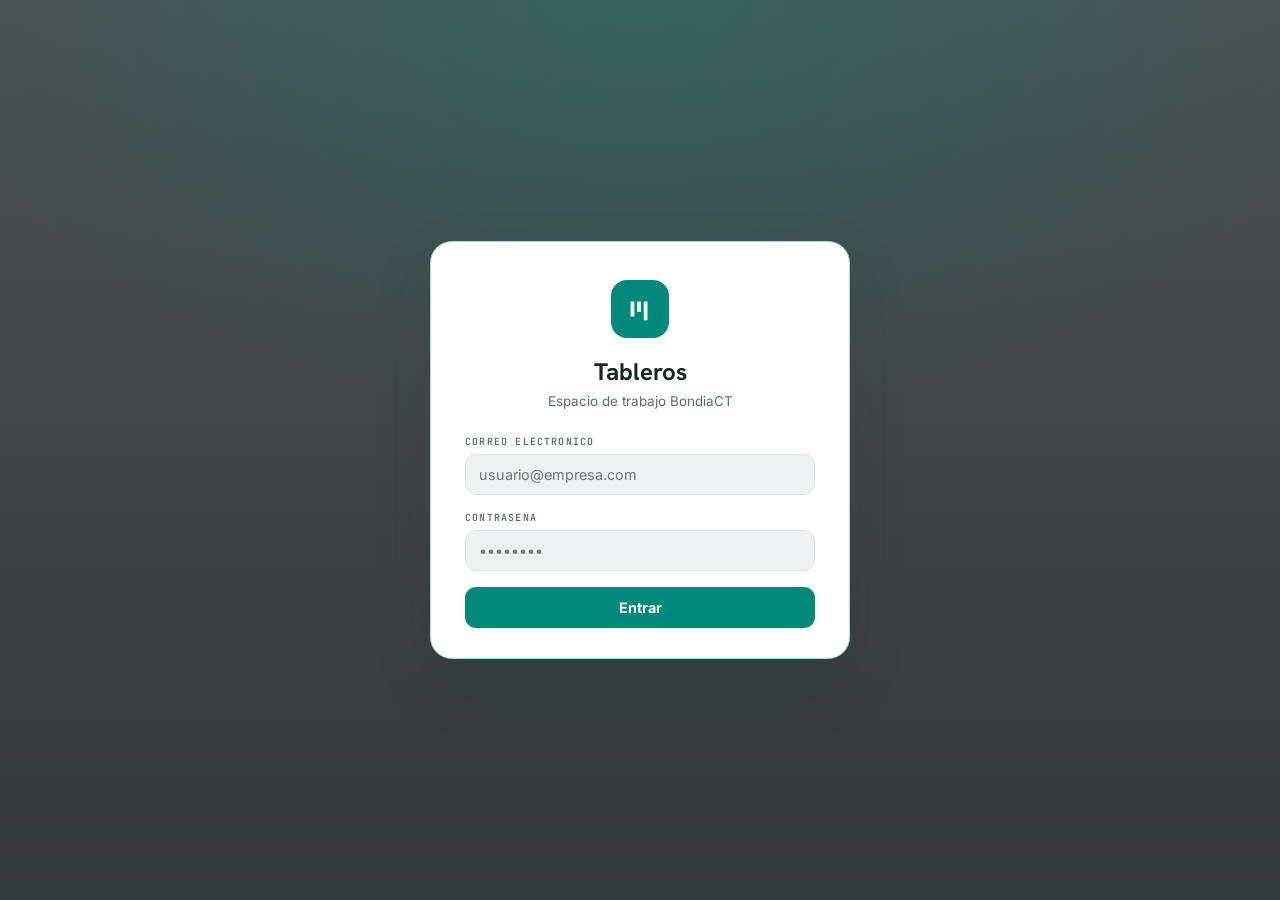
<file: tablero/index.html>
<!DOCTYPE html>
<html lang="es" data-theme="claro">
<head>
<meta charset="UTF-8">
<meta name="viewport" content="width=device-width, initial-scale=1, viewport-fit=cover">
<meta name="robots" content="noindex, nofollow">
<title>BondiaCT Tableros</title>
<link rel="icon" href="data:image/svg+xml,%3Csvg xmlns='http://www.w3.org/2000/svg' viewBox='0 0 32 32'%3E%3Crect width='32' height='32' rx='7' fill='%2300897B'/%3E%3Cpath d='M8 9h4v14H8zM14 9h4v9h-4zM20 9h4v18h-4z' fill='%23fff'/%3E%3C/svg%3E">
<link rel="preconnect" href="https://fonts.googleapis.com">
<link rel="preconnect" href="https://fonts.gstatic.com" crossorigin>
<link href="https://fonts.googleapis.com/css2?family=Hanken+Grotesk:wght@400;600;700;800&family=Inter:wght@400;500;600;700&family=JetBrains+Mono:wght@400;600;700&display=swap" rel="stylesheet">
<style>
/* ===== Las mismas 5 paletas de Control Tower v2 y de Produce ===== */
:root, [data-theme="claro"]{
  --primary:#00897B; --bg:#F5F7F7; --surface:#FFFFFF; --surface2:#EDF1F1;
  --text:#1A2327; --text2:#5B6B70; --border:#DCE3E3; --glow:rgba(0,137,123,.28);
  --teal-soft:rgba(0,137,123,.10); --teal-line:rgba(0,137,123,.32);
  --shadow:0 24px 60px rgba(38,50,56,.14);
  --dlg-shadow:2px 2px 16px rgba(0,137,123,.20);
  --diamond-line:rgba(0,137,123,.07);
}
[data-theme="oscuro"]{
  --primary:#2BB3A3; --bg:#121212; --surface:#1C1E1E; --surface2:#242727;
  --text:#ECF1F0; --text2:#98A6A4; --border:#2E3434; --glow:rgba(43,179,163,.40);
  --teal-soft:rgba(43,179,163,.16); --teal-line:rgba(43,179,163,.45);
  --shadow:0 24px 60px rgba(0,0,0,.5);
  --dlg-shadow:2px 2px 18px rgba(43,179,163,.30);
  --diamond-line:rgba(43,179,163,.09);
}
[data-theme="azul"]{
  --primary:#4FA9E0; --bg:#0C1926; --surface:#122536; --surface2:#183048;
  --text:#DCE8F2; --text2:#8AA3B8; --border:#20405A; --glow:rgba(79,169,224,.40);
  --teal-soft:rgba(79,169,224,.16); --teal-line:rgba(79,169,224,.45);
  --shadow:0 24px 60px rgba(0,0,0,.5);
  --dlg-shadow:2px 2px 18px rgba(79,169,224,.30);
  --diamond-line:rgba(79,169,224,.09);
}
[data-theme="verde"]{
  --primary:#3FBFA1; --bg:#0E1917; --surface:#142420; --surface2:#1B302A;
  --text:#DFF0EA; --text2:#8FAFA4; --border:#25473D; --glow:rgba(63,191,161,.40);
  --teal-soft:rgba(63,191,161,.16); --teal-line:rgba(63,191,161,.45);
  --shadow:0 24px 60px rgba(0,0,0,.5);
  --dlg-shadow:2px 2px 18px rgba(63,191,161,.30);
  --diamond-line:rgba(63,191,161,.09);
}
[data-theme="arena"]{
  --primary:#B4762F; --bg:#F5EFE3; --surface:#FFFAF0; --surface2:#F0E7D4;
  --text:#3B2F1F; --text2:#7C6B52; --border:#E1D4B8; --glow:rgba(180,118,47,.28);
  --teal-soft:rgba(180,118,47,.12); --teal-line:rgba(180,118,47,.38);
  --shadow:0 24px 60px rgba(78,66,52,.18);
  --dlg-shadow:2px 2px 16px rgba(180,118,47,.22);
  --diamond-line:rgba(180,118,47,.08);
}

/* ===== Paleta de estatus. Es la MISMA en los 5 temas, a proposito: el
   significado de un color no debe cambiar porque cambies de tema. Cada color
   trae su propia tinta para que el texto siempre se lea. ===== */
:root{
  --st-gris:#7A8A8F;      --st-gris-ink:#FFFFFF;
  --st-amarillo:#E8B10A;  --st-amarillo-ink:#2A2200;
  --st-verde:#17A673;     --st-verde-ink:#FFFFFF;
  --st-naranja:#E4771F;   --st-naranja-ink:#FFFFFF;
  --st-rojo:#D3453B;      --st-rojo-ink:#FFFFFF;
  --st-azul:#3E8FC4;      --st-azul-ink:#FFFFFF;
  --st-morado:#7C5BC4;    --st-morado-ink:#FFFFFF;
}

*{margin:0;padding:0;box-sizing:border-box}
html{font-size:16px}
body{font-family:'Inter',sans-serif;color:var(--text);min-height:100vh;
  transition:background-color .25s,color .25s;
  background-color:var(--bg);
  background-image:
    repeating-linear-gradient(45deg, var(--diamond-line) 0 1px, transparent 1px 32px),
    repeating-linear-gradient(-45deg, var(--diamond-line) 0 1px, transparent 1px 32px);
  background-attachment:fixed}
h1,h2,h3{font-family:'Hanken Grotesk',sans-serif}
button{font-family:inherit;cursor:pointer}
input,select,textarea{font-family:inherit;color:var(--text)}
.mono{font-family:'JetBrains Mono',monospace}
.muted{color:var(--text2)}
.eyebrow{font-family:'JetBrains Mono',monospace;font-size:.68rem;letter-spacing:.14em;
  text-transform:uppercase;color:var(--primary);font-weight:600}

/* ===== Temas: solo con sesion abierta, nunca en la puerta ===== */
.top-toggles{position:fixed;top:14px;right:16px;display:flex;flex-wrap:wrap;
  justify-content:flex-end;align-items:center;gap:8px;z-index:60;max-width:calc(100vw - 32px)}
.themes{display:none;gap:5px;background:var(--surface);border:1px solid var(--border);
  border-radius:999px;padding:4px;box-shadow:var(--dlg-shadow)}
body.sesion .themes{display:flex}
.themes button{font-family:'JetBrains Mono',monospace;font-size:.7rem;padding:5px 11px;
  border:none;border-radius:999px;background:transparent;color:var(--text2);
  display:flex;align-items:center;gap:6px;transition:background .2s,color .2s}
.themes button .dot{width:10px;height:10px;border-radius:50%;border:1px solid rgba(0,0,0,.15)}
.themes button.on{background:var(--primary);color:#fff}
.themes button.on .dot{border-color:#fff}
@media (max-width:760px){.themes button span.lbl{display:none}.themes button{padding:6px 8px}}

/* ===== Puerta ===== */
#gate-root{position:fixed;inset:0;z-index:40;display:flex;align-items:center;
  justify-content:center;padding:20px;
  background:radial-gradient(1200px 700px at 50% 0%, rgba(0,137,123,.30), transparent 60%),
    linear-gradient(rgba(13,18,20,.72), rgba(13,18,20,.84)), var(--bg)}
.gate-card{width:100%;max-width:420px;background:var(--surface);border:1px solid var(--teal-line);
  border-radius:22px;padding:38px 34px 30px;box-shadow:var(--shadow);position:relative}
.gate-icon{width:58px;height:58px;border-radius:16px;background:var(--primary);
  display:flex;align-items:center;justify-content:center;margin:0 auto 18px}
.gate-card h1{font-size:1.5rem;text-align:center;margin-bottom:6px}
.gate-sub{text-align:center;font-size:.84rem;color:var(--text2);margin-bottom:26px}
.field{margin-bottom:16px}
.field label{display:block;font-family:'JetBrains Mono',monospace;font-size:.62rem;
  letter-spacing:.12em;text-transform:uppercase;color:var(--text2);font-weight:600;margin-bottom:6px}
.field input{width:100%;padding:11px 13px;border:1px solid var(--border);border-radius:11px;
  background:var(--surface2);font-size:.9rem}
.field input:focus{outline:none;border-color:var(--primary);box-shadow:0 0 0 3px var(--teal-soft)}
.btn-primary{width:100%;padding:12px;border:none;border-radius:11px;background:var(--primary);
  color:#fff;font-weight:700;font-size:.9rem;transition:filter .2s}
.btn-primary:hover{filter:brightness(1.08)}
.btn-primary:disabled{opacity:.55;cursor:not-allowed}
#gate-msg{display:none;margin-top:14px;padding:10px 12px;border-radius:10px;
  background:rgba(211,69,59,.12);color:#D3453B;font-size:.8rem;text-align:center}
#gate-totp-step{display:none}
#gate-totp-qr{text-align:center;margin-bottom:14px}
#gate-totp-qr img{width:168px;height:168px;border-radius:12px;background:#fff;padding:8px}
.enroll-box{display:none}

/* ===== Cascaron ===== */
#app-root{display:none;flex-direction:column;min-height:100vh}
.hdr{padding:52px 26px 14px;display:flex;flex-wrap:wrap;align-items:center;gap:12px;
  border-bottom:1px solid var(--border);background:var(--surface)}
.hdr h1{font-size:1.24rem;margin-right:auto}
.hdr-btn{border:1px solid var(--border);background:var(--surface2);color:var(--text);
  border-radius:10px;padding:8px 14px;font-size:.78rem;font-weight:600;transition:border-color .2s}
.hdr-btn:hover{border-color:var(--primary)}
.hdr-btn.on{background:var(--primary);color:#fff;border-color:var(--primary)}
.main{padding:22px 26px 40px;max-width:1400px;margin:0 auto;width:100%}
.card{background:var(--surface);border:1px solid var(--border);border-radius:16px;
  padding:18px 20px;box-shadow:var(--dlg-shadow);margin-bottom:20px}
.sec-title{font-size:1.05rem;margin-bottom:12px}
.row-inline{display:flex;flex-wrap:wrap;align-items:center;gap:10px}
.row-inline input[type=text],.row-inline select{padding:9px 12px;border:1px solid var(--border);
  border-radius:10px;background:var(--surface2);font-size:.84rem}
.row-inline label{font-family:'JetBrains Mono',monospace;font-size:.62rem;letter-spacing:.12em;
  text-transform:uppercase;color:var(--text2);font-weight:600}
.btn-sm{border:none;border-radius:10px;background:var(--primary);color:#fff;
  padding:9px 16px;font-size:.82rem;font-weight:700}
.btn-sm:hover{filter:brightness(1.08)}
.btn-ghost{border:1px solid var(--border);background:transparent;color:var(--text2);
  border-radius:9px;padding:6px 11px;font-size:.76rem}
.btn-ghost:hover{border-color:var(--primary);color:var(--text)}

/* ===== Lista de tableros ===== */
.boards{display:grid;grid-template-columns:repeat(auto-fill,minmax(240px,1fr));gap:12px}
.board-card{text-align:left;border:1px solid var(--border);background:var(--surface2);
  border-radius:14px;padding:14px 16px;transition:border-color .2s,transform .15s}
.board-card:hover{border-color:var(--primary);transform:translateY(-2px)}
.board-card h3{font-size:.98rem;margin-bottom:4px}
.board-card p{font-size:.76rem;color:var(--text2)}
.board-card .dep{font-family:'JetBrains Mono',monospace;font-size:.6rem;letter-spacing:.1em;
  text-transform:uppercase;color:var(--primary);margin-top:8px;display:block}

/* ===== Tabla del tablero ===== */
.tbl-wrap{overflow-x:auto;border:1px solid var(--border);border-radius:14px;background:var(--surface)}
table.brd{border-collapse:collapse;width:100%;min-width:900px;font-size:.84rem}
table.brd th{text-align:left;padding:10px 12px;background:var(--surface2);
  font-family:'JetBrains Mono',monospace;font-size:.62rem;letter-spacing:.1em;
  text-transform:uppercase;color:var(--text2);font-weight:700;
  border-bottom:1px solid var(--border);white-space:nowrap}
table.brd th.solo-mio{color:var(--primary)}
table.brd td{padding:7px 12px;border-bottom:1px solid var(--border);vertical-align:middle}
/* Primeras 2 columnas fijas al desplazar horizontal (tablero ancho en celular
   o con muchas columnas). Idea tomada del mockup de Stitch, sin sus colores. */
table.brd th:nth-child(1),table.brd td:nth-child(1),
table.brd th:nth-child(2),table.brd td:nth-child(2){
  position:sticky;background:var(--surface);z-index:2}
table.brd th:nth-child(1),table.brd td:nth-child(1){left:0}
table.brd th:nth-child(2),table.brd td:nth-child(2){left:44px}
table.brd th:nth-child(1),table.brd th:nth-child(2){background:var(--surface2);z-index:3}
.grp-row td:nth-child(1),.grp-row td:nth-child(2){position:static}
table.brd tr:last-child td{border-bottom:none}
.grp-row td{background:var(--surface2);font-family:'Hanken Grotesk',sans-serif;font-weight:700}
.grp-dot{display:inline-block;width:10px;height:10px;border-radius:3px;margin-right:8px}
.num-auto{font-family:'JetBrains Mono',monospace;font-size:.72rem;color:var(--text2);width:44px}
.cell-in{width:100%;min-width:120px;padding:6px 9px;border:1px solid transparent;
  border-radius:8px;background:transparent;font-size:.84rem}
.cell-in:hover{border-color:var(--border)}
.cell-in:focus{outline:none;border-color:var(--primary);background:var(--surface2)}
.chip-sel{border:none;border-radius:8px;padding:6px 12px;font-weight:700;font-size:.76rem;
  font-family:'JetBrains Mono',monospace;letter-spacing:.04em;min-width:118px;
  -webkit-appearance:none;appearance:none;text-align:center}
.avatar{width:26px;height:26px;border-radius:50%;background:var(--primary);color:#fff;
  display:inline-flex;align-items:center;justify-content:center;font-size:.66rem;
  font-weight:700;font-family:'JetBrains Mono',monospace;flex:0 0 auto}
.persona-cell{display:flex;align-items:center;gap:7px}
.sello{font-family:'JetBrains Mono',monospace;font-size:.68rem;color:var(--text2);white-space:nowrap}

/* ===== Bateria de avance ===== */
.battery{display:flex;height:12px;border-radius:999px;overflow:hidden;
  background:var(--surface2);border:1px solid var(--border);min-width:180px}
.battery span{display:block;height:100%}
.bat-legend{display:flex;flex-wrap:wrap;gap:12px;margin-top:8px;
  font-family:'JetBrains Mono',monospace;font-size:.66rem;color:var(--text2)}
.bat-legend i{display:inline-block;width:9px;height:9px;border-radius:2px;margin-right:5px}

/* ===== Bitacora ===== */
table.log{border-collapse:collapse;width:100%;min-width:640px;font-size:.8rem}
table.log th{text-align:left;padding:9px 12px;background:var(--surface2);
  font-family:'JetBrains Mono',monospace;font-size:.6rem;letter-spacing:.1em;
  text-transform:uppercase;color:var(--text2);border-bottom:1px solid var(--border)}
table.log td{padding:8px 12px;border-bottom:1px solid var(--border)}
.foot{padding:20px 26px;border-top:1px solid var(--border);text-align:center;
  font-size:.74rem;color:var(--text2)}
.foot b{font-family:'Hanken Grotesk',sans-serif;color:var(--text)}
@media (max-width:640px){
  .gate-card{padding:30px 22px 24px}
  .hdr{padding:52px 16px 12px}
  .main{padding:18px 14px 30px}
}
</style>
</head>
<body>

<div class="top-toggles">
  <div class="themes" id="themes" role="group" aria-label="Tema de color"></div>
</div>

<!-- ===== PUERTA ===== -->
<div id="gate-root">
  <div class="gate-card">
    <div class="gate-icon" aria-hidden="true">
      <svg width="30" height="30" viewBox="0 0 32 32" fill="#fff">
        <path d="M6 8h4v16H6zM13 8h4v11h-4zM20 8h4v20h-4z"/>
      </svg>
    </div>
    <h1>Tableros</h1>
    <p class="gate-sub">Espacio de trabajo BondiaCT</p>

    <div id="gate-step-1">
      <div class="field">
        <label for="gate-email">Correo electronico</label>
        <input type="email" id="gate-email" autocomplete="email" placeholder="usuario@empresa.com">
      </div>
      <div class="field">
        <label for="gate-pass">Contrasena</label>
        <input type="password" id="gate-pass" autocomplete="current-password" placeholder="&bull;&bull;&bull;&bull;&bull;&bull;&bull;&bull;">
      </div>
      <button class="btn-primary" id="gate-btn" type="button">Entrar</button>
    </div>

    <div id="gate-totp-step">
      <div class="enroll-box" id="gate-enroll">
        <div id="gate-totp-qr"><p class="muted" style="font-size:.78rem">Escanea con tu app autenticadora</p></div>
      </div>
      <div class="field">
        <label for="gate-totp">Codigo de tu app autenticadora</label>
        <input type="text" id="gate-totp" inputmode="numeric" maxlength="6" pattern="[0-9]{6}" placeholder="000000" autocomplete="one-time-code">
      </div>
      <button class="btn-primary" id="gate-totp-btn" type="button">Verificar</button>
    </div>

    <div id="gate-msg" role="alert">Credenciales incorrectas</div>
  </div>
</div>

<!-- ===== APP ===== -->
<div id="app-root">
  <header class="hdr">
    <h1 id="hdr-title">Tableros</h1>
    <button class="hdr-btn" id="btn-volver" type="button" style="display:none">Volver a mis tableros</button>
    <button class="hdr-btn" id="btn-bitacora" type="button" style="display:none">Control de cambios</button>
    <button class="hdr-btn" id="btn-salir" type="button">Salir</button>
  </header>

  <main class="main">

    <!-- Lista de tableros -->
    <section id="vista-lista">
      <div class="card">
        <h2 class="sec-title">Tablero nuevo</h2>
        <div class="row-inline">
          <input type="text" id="nb-nombre" placeholder="Nombre del tablero" style="min-width:240px">
          <label for="nb-dep">Modo de dependencia</label>
          <select id="nb-dep">
            <option value="flexible">Flexible</option>
            <option value="estricta">Estricta</option>
            <option value="ninguna">Ninguna</option>
          </select>
          <button class="btn-sm" id="nb-crear" type="button">Crear tablero</button>
          <span class="muted" id="nb-msg" style="font-size:.78rem"></span>
        </div>
        <p class="muted" style="font-size:.75rem;margin-top:10px">
          Se crea con las columnas esenciales listas: Estado, Prioridad, Etiqueta,
          Responsable, Fecha limite y Notas. Mas dos columnas de control que solo
          tu ves: quien lo creo y quien lo actualizo.
        </p>
      </div>

      <div class="card">
        <h2 class="sec-title">Mis tableros</h2>
        <div class="boards" id="boards"></div>
      </div>
    </section>

    <!-- Un tablero -->
    <section id="vista-tablero" style="display:none">
      <div class="card">
        <h2 class="sec-title" id="brd-nombre">Tablero</h2>
        <div class="battery" id="brd-bateria"></div>
        <div class="bat-legend" id="brd-legend"></div>
      </div>

      <div class="card">
        <div class="tbl-wrap">
          <table class="brd">
            <thead><tr id="brd-head"></tr></thead>
            <tbody id="brd-body"></tbody>
          </table>
        </div>
        <div class="row-inline" style="margin-top:14px">
          <select id="it-grupo"></select>
          <input type="text" id="it-nombre" placeholder="Nombre del renglon nuevo" style="min-width:240px">
          <button class="btn-sm" id="it-crear" type="button">Agregar renglon</button>
          <span class="muted" id="it-msg" style="font-size:.78rem"></span>
        </div>
      </div>

      <div class="card">
        <h3 class="eyebrow" style="margin-bottom:10px">Columna nueva</h3>
        <div class="row-inline">
          <input type="text" id="col-nombre" placeholder="Nombre de la columna" style="min-width:200px">
          <label for="col-tipo">Tipo</label>
          <select id="col-tipo">
            <option value="texto">Texto</option>
            <option value="texto_largo">Texto largo</option>
            <option value="numero">Numero</option>
            <option value="fecha">Fecha</option>
            <option value="semana">Semana del ano</option>
            <option value="checkbox">Casilla de verificacion</option>
            <option value="enlace">Enlace</option>
            <option value="persona">Persona</option>
            <option value="estado">Estado (gris, amarillo, verde)</option>
            <option value="prioridad">Prioridad</option>
            <option value="label">Etiqueta</option>
          </select>
          <label style="display:flex;align-items:center;gap:6px;cursor:pointer;text-transform:none;letter-spacing:0;font-family:'Inter',sans-serif;font-size:.8rem;color:var(--text)">
            <input type="checkbox" id="col-solo-mio"> Visible solo para mi
          </label>
          <button class="btn-sm" id="col-crear" type="button">Agregar columna</button>
          <span class="muted" id="col-msg" style="font-size:.78rem"></span>
        </div>
      </div>
    </section>

    <!-- Bitacora -->
    <section id="vista-bitacora" style="display:none">
      <div class="card">
        <h2 class="sec-title">Control de cambios</h2>
        <p class="muted" style="font-size:.78rem;margin-bottom:12px">
          Quien hizo que, cuando. Solo se agrega, nunca se edita ni se borra.
        </p>
        <div class="tbl-wrap">
          <table class="log">
            <thead><tr><th>Accion</th><th>Quien</th><th>Cuando</th><th>Detalle</th></tr></thead>
            <tbody id="log-body"></tbody>
          </table>
        </div>
      </div>
    </section>

  </main>
  <footer class="foot"><b>BondiaCT</b> 2026</footer>
</div>

<script>
(function(){
  "use strict";
  var d=document;
  function $(id){return d.getElementById(id);}
  function esc(x){return String(x==null?"":x).replace(/[&<>"']/g,function(c){
    return {"&":"&amp;","<":"&lt;",">":"&gt;",'"':"&quot;","'":"&#39;"}[c];});}

  var SESSION_TOKEN=null, SESSION_FACTOR=null;
  var BOARD=null;   // {tablero,esDueno,grupos,columnas,items,valores}
  var VALORES={};   // itemId -> columnaId -> valor

  /* ===== Temas ===== */
  var THEMES=[
    {key:"claro", label:"Claro",  dot:"#00897B"},
    {key:"oscuro",label:"Oscuro", dot:"#2BB3A3"},
    {key:"azul",  label:"Azul",   dot:"#4FA9E0"},
    {key:"verde", label:"Verde",  dot:"#3FBFA1"},
    {key:"arena", label:"Arena",  dot:"#B4762F"}
  ];
  var THEME_KEY="tablero-theme";
  function aplicarTema(key){
    d.documentElement.setAttribute("data-theme",key);
    try{window.localStorage.setItem(THEME_KEY,key);}catch(e){}
    var btns=$("themes").querySelectorAll("button");
    for(var i=0;i<btns.length;i++)btns[i].classList.toggle("on",btns[i].dataset.key===key);
  }
  (function montarTemas(){
    var guardado="claro";
    try{var g=window.localStorage.getItem(THEME_KEY);
      if(g&&THEMES.some(function(t){return t.key===g;}))guardado=g;}catch(e){}
    var html="";
    THEMES.forEach(function(t){
      html+='<button type="button" data-key="'+t.key+'">'
        +'<span class="dot" style="background:'+t.dot+'"></span>'
        +'<span class="lbl">'+t.label+'</span></button>';
    });
    $("themes").innerHTML=html;
    $("themes").addEventListener("click",function(e){
      var b=e.target.closest("button");
      if(b)aplicarTema(b.dataset.key);
    });
    aplicarTema(guardado);
  })();

  /* ===== Llamadas al servidor ===== */
  function apiAuth(action,payload){
    return fetch("/api/produce-access",{
      method:"POST",headers:{"Content-Type":"application/json"},
      body:JSON.stringify(Object.assign({action:action},payload||{}))
    }).then(function(r){return r.json();}).catch(function(){return {ok:false};});
  }
  function api(action,payload){
    return fetch("/api/tablero",{
      method:"POST",headers:{"Content-Type":"application/json"},
      body:JSON.stringify(Object.assign({action:action,token:SESSION_TOKEN},payload||{}))
    }).then(function(r){return r.json();}).catch(function(){return {ok:false};});
  }

  /* ===== Puerta ===== */
  $("gate-btn").addEventListener("click",function(){
    $("gate-msg").style.display="none";
    var email=$("gate-email").value, pass=$("gate-pass").value;
    if(!email||!pass){$("gate-msg").textContent="Escribe tu correo y contrasena.";$("gate-msg").style.display="block";return;}
    $("gate-btn").disabled=true;
    apiAuth("login",{email:email,password:pass}).then(function(res){
      $("gate-btn").disabled=false;
      if(!res.ok){$("gate-msg").textContent="Credenciales incorrectas.";$("gate-msg").style.display="block";return;}
      SESSION_TOKEN=res.token; SESSION_FACTOR=res.factorId;
      $("gate-step-1").style.display="none";
      $("gate-totp-step").style.display="block";
      if(!SESSION_FACTOR){
        $("gate-enroll").style.display="block";
        apiAuth("enroll",{token:SESSION_TOKEN}).then(function(er){
          if(er.ok){
            SESSION_FACTOR=er.factorId;
            if(er.qr)$("gate-totp-qr").innerHTML='<img src="'+esc(er.qr)+'" alt="Codigo QR">';
          }
        });
      }
      $("gate-totp").focus();
    });
  });

  $("gate-totp-btn").addEventListener("click",function(){
    var code=$("gate-totp").value;
    if(code.length!==6||!SESSION_TOKEN||!SESSION_FACTOR){
      $("gate-msg").textContent="Escribe los 6 digitos.";$("gate-msg").style.display="block";return;
    }
    $("gate-totp-btn").disabled=true;
    apiAuth("verify",{token:SESSION_TOKEN,factorId:SESSION_FACTOR,code:code}).then(function(res){
      $("gate-totp-btn").disabled=false;
      if(!res.ok){$("gate-msg").textContent="Codigo incorrecto o vencido.";$("gate-msg").style.display="block";return;}
      $("gate-msg").style.display="none";
      SESSION_TOKEN=res.token;
      $("gate-root").style.display="none";
      $("app-root").style.display="flex";
      d.body.classList.add("sesion");
      cargarTableros();
    });
  });

  $("btn-salir").addEventListener("click",function(){
    if(SESSION_TOKEN)apiAuth("logout",{token:SESSION_TOKEN});
    SESSION_TOKEN=null;SESSION_FACTOR=null;BOARD=null;
    d.body.classList.remove("sesion");
    $("app-root").style.display="none";
    $("gate-root").style.display="flex";
    $("gate-step-1").style.display="block";
    $("gate-totp-step").style.display="none";
    $("gate-enroll").style.display="none";
    $("gate-pass").value="";$("gate-totp").value="";
  });

  /* ===== Vistas ===== */
  function mostrarVista(cual){
    $("vista-lista").style.display   = cual==="lista"?"block":"none";
    $("vista-tablero").style.display = cual==="tablero"?"block":"none";
    $("vista-bitacora").style.display= cual==="bitacora"?"block":"none";
    $("btn-volver").style.display    = cual==="lista"?"none":"inline-flex";
    $("btn-bitacora").style.display  = (cual!=="lista"&&BOARD&&BOARD.esDueno)?"inline-flex":"none";
    $("btn-bitacora").classList.toggle("on",cual==="bitacora");
  }
  $("btn-volver").addEventListener("click",function(){
    $("hdr-title").textContent="Tableros";
    mostrarVista("lista");cargarTableros();
  });
  $("btn-bitacora").addEventListener("click",function(){
    if($("vista-bitacora").style.display==="block"){mostrarVista("tablero");return;}
    mostrarVista("bitacora");cargarBitacora();
  });

  /* ===== Lista de tableros ===== */
  function cargarTableros(){
    api("boards-list").then(function(res){
      var cont=$("boards");
      if(!res.ok){cont.innerHTML='<p class="muted" style="font-size:.82rem">No se pudo leer la lista.</p>';return;}
      var rows=res.rows||[];
      if(!rows.length){
        cont.innerHTML='<p class="muted" style="font-size:.82rem">Todavia no tienes tableros. Crea el primero arriba.</p>';
        return;
      }
      var html="";
      rows.forEach(function(t){
        var act=t.updated_at?new Date(t.updated_at).toLocaleString():"-";
        html+='<button class="board-card" type="button" data-id="'+esc(t.id)+'">'
          +'<h3>'+esc(t.nombre)+'</h3>'
          +'<p>'+esc(t.descripcion||"Sin descripcion")+'</p>'
          +'<p class="muted" style="margin-top:6px">Ultimo cambio '+esc(act)+'</p>'
          +'<span class="dep">Dependencia '+esc(t.modo_dependencia)+'</span>'
          +'</button>';
      });
      cont.innerHTML=html;
    });
  }
  $("boards").addEventListener("click",function(e){
    var b=e.target.closest(".board-card");
    if(b)abrirTablero(b.dataset.id);
  });

  $("nb-crear").addEventListener("click",function(){
    var nombre=$("nb-nombre").value.trim(), dep=$("nb-dep").value, msg=$("nb-msg");
    if(!nombre){msg.textContent="Ponle nombre al tablero.";return;}
    $("nb-crear").disabled=true;msg.textContent="Creando...";
    api("board-create",{nombre:nombre,modoDependencia:dep}).then(function(res){
      $("nb-crear").disabled=false;
      if(!res.ok){
        msg.textContent=res.code==="SCHEMA"
          ? "Falta correr la migracion del motor de tableros."
          : "No se pudo crear el tablero.";
        return;
      }
      msg.textContent="";$("nb-nombre").value="";
      cargarTableros();
      if(res.id)abrirTablero(res.id);
    });
  });

  /* ===== Un tablero ===== */
  function abrirTablero(id){
    api("board-get",{tableroId:id}).then(function(res){
      if(!res.ok){alert("No se pudo abrir el tablero.");return;}
      BOARD=res;
      VALORES={};
      (res.valores||[]).forEach(function(v){
        if(!VALORES[v.item_id])VALORES[v.item_id]={};
        VALORES[v.item_id][v.columna_id]=v.valor;
      });
      $("hdr-title").textContent=res.tablero.nombre;
      $("brd-nombre").textContent=res.tablero.nombre;
      mostrarVista("tablero");
      pintarGrupoSelect();
      pintarTabla();
      pintarBateria();
    });
  }

  var COLORES=["gris","amarillo","verde","naranja","rojo","azul","morado"];
  function chipStyle(color){
    var c=COLORES.indexOf(color)>=0?color:"gris";
    return "background:var(--st-"+c+");color:var(--st-"+c+"-ink)";
  }
  function iniciales(txt){
    var t=String(txt||"").trim();
    if(!t)return "?";
    var p=t.split(/\s+/);
    return ((p[0][0]||"")+(p.length>1?(p[1][0]||""):"")).toUpperCase();
  }

  function pintarGrupoSelect(){
    var sel=$("it-grupo"),html="";
    (BOARD.grupos||[]).forEach(function(g){
      html+='<option value="'+esc(g.id)+'">'+esc(g.nombre)+'</option>';
    });
    sel.innerHTML=html||'<option value="">Sin grupo</option>';
  }

  function pintarTabla(){
    var cols=BOARD.columnas||[], items=BOARD.items||[], grupos=BOARD.grupos||[];
    var head='<th class="num-auto">#</th><th>Renglon</th>';
    cols.forEach(function(c){
      head+='<th'+(c.visible_solo_owner?' class="solo-mio" title="Solo tu ves esta columna"':'')+'>'
        +esc(c.nombre)+(c.visible_solo_owner?' &#9679;':'')+'</th>';
    });
    if(BOARD.esDueno)head+='<th class="solo-mio">Creado</th><th class="solo-mio">Actualizado</th>';
    head+='<th></th>';
    $("brd-head").innerHTML=head;

    var ncols=2+cols.length+(BOARD.esDueno?2:0)+1;
    var html="";
    function pintarItem(it){
      html+='<tr data-item="'+esc(it.id)+'">';
      html+='<td class="num-auto">'+esc(it.numero_auto||"")+'</td>';
      html+='<td><input class="cell-in it-nombre" type="text" value="'+esc(it.nombre)+'" placeholder="Sin nombre"></td>';
      cols.forEach(function(c){
        html+='<td>'+celdaHtml(it,c)+'</td>';
      });
      if(BOARD.esDueno){
        html+='<td class="sello">'+esc(it.created_by||"-")+'<br>'
          +esc(it.created_at?new Date(it.created_at).toLocaleString():"-")+'</td>';
        html+='<td class="sello">'+esc(it.updated_by||"-")+'<br>'
          +esc(it.updated_at?new Date(it.updated_at).toLocaleString():"-")+'</td>';
      }
      html+='<td><button class="btn-ghost it-borrar" type="button" title="Borrar renglon">&times;</button></td>';
      html+='</tr>';
    }
    grupos.forEach(function(g){
      var propios=items.filter(function(i){return i.grupo_id===g.id;});
      html+='<tr class="grp-row"><td colspan="'+ncols+'">'
        +'<span class="grp-dot" style="background:'+esc(g.color)+'"></span>'
        +esc(g.nombre)+' <span class="muted" style="font-weight:400">('+propios.length+')</span></td></tr>';
      propios.forEach(pintarItem);
    });
    var sueltos=items.filter(function(i){return !i.grupo_id;});
    if(sueltos.length){
      html+='<tr class="grp-row"><td colspan="'+ncols+'">Sin grupo <span class="muted" style="font-weight:400">('+sueltos.length+')</span></td></tr>';
      sueltos.forEach(pintarItem);
    }
    if(!items.length){
      html='<tr><td colspan="'+ncols+'" class="muted" style="text-align:center;padding:26px">Todavia no hay renglones. Agrega el primero abajo.</td></tr>';
    }
    $("brd-body").innerHTML=html;
  }

  function celdaHtml(it,c){
    var v=(VALORES[it.id]||{})[c.id];
    var attr='data-col="'+esc(c.id)+'"';
    if(c.tipo==="estado"||c.tipo==="prioridad"||c.tipo==="label"){
      var ets=(c.opciones&&c.opciones.etiquetas)||[];
      var actual=ets.filter(function(e){return e.clave===v;})[0];
      var color=actual?actual.color:"gris";
      var s='<select class="chip-sel cell-chip" '+attr+' style="'+chipStyle(color)+'">';
      s+='<option value=""'+(v?"":" selected")+'>Sin definir</option>';
      ets.forEach(function(e){
        s+='<option value="'+esc(e.clave)+'"'+(e.clave===v?" selected":"")+'>'+esc(e.texto)+'</option>';
      });
      return s+'</select>';
    }
    if(c.tipo==="persona"){
      return '<div class="persona-cell"><span class="avatar">'+esc(iniciales(v))+'</span>'
        +'<input class="cell-in cell-val" type="text" '+attr+' value="'+esc(v||"")+'" placeholder="Nombre"></div>';
    }
    if(c.tipo==="fecha")   return '<input class="cell-in cell-val" type="date" '+attr+' value="'+esc(v||"")+'">';
    if(c.tipo==="numero")  return '<input class="cell-in cell-val" type="number" step="any" '+attr+' value="'+esc(v==null?"":v)+'">';
    if(c.tipo==="semana")  return '<input class="cell-in cell-val" type="number" min="1" max="53" '+attr+' value="'+esc(v==null?"":v)+'" placeholder="1-53">';
    if(c.tipo==="checkbox")return '<input type="checkbox" class="cell-check" '+attr+(v?" checked":"")+'>';
    if(c.tipo==="enlace")  return '<input class="cell-in cell-val" type="url" '+attr+' value="'+esc(v||"")+'" placeholder="https://">';
    if(c.tipo==="texto_largo")return '<textarea class="cell-in cell-val" rows="2" '+attr+' placeholder="Notas">'+esc(v||"")+'</textarea>';
    return '<input class="cell-in cell-val" type="text" '+attr+' value="'+esc(v||"")+'">';
  }

  /* ===== Bateria de avance, con la columna Estado ===== */
  function pintarBateria(){
    var colEstado=(BOARD.columnas||[]).filter(function(c){return c.tipo==="estado";})[0];
    var bat=$("brd-bateria"), leg=$("brd-legend");
    if(!colEstado||!(BOARD.items||[]).length){
      bat.innerHTML="";
      leg.innerHTML='<span>Agrega renglones para ver el avance</span>';
      return;
    }
    var ets=(colEstado.opciones&&colEstado.opciones.etiquetas)||[];
    var total=BOARD.items.length, cuenta={}, sinDefinir=0;
    ets.forEach(function(e){cuenta[e.clave]=0;});
    BOARD.items.forEach(function(it){
      var v=(VALORES[it.id]||{})[colEstado.id];
      if(v&&cuenta[v]!==undefined)cuenta[v]++; else sinDefinir++;
    });
    var segs="",legend="";
    ets.forEach(function(e){
      var pct=Math.round(cuenta[e.clave]/total*100);
      if(pct>0)segs+='<span style="width:'+pct+'%;background:var(--st-'+e.color+')"></span>';
      legend+='<span><i style="background:var(--st-'+e.color+')"></i>'+esc(e.texto)+' '+cuenta[e.clave]+'</span>';
    });
    if(sinDefinir>0){
      segs+='<span style="width:'+Math.round(sinDefinir/total*100)+'%;background:var(--surface2)"></span>';
      legend+='<span><i style="background:var(--surface2);border:1px solid var(--border)"></i>Sin definir '+sinDefinir+'</span>';
    }
    var listos=ets.filter(function(e){return e.color==="verde";})
                  .reduce(function(a,e){return a+cuenta[e.clave];},0);
    bat.innerHTML=segs;
    leg.innerHTML='<span style="color:var(--primary);font-weight:700">'+listos+' de '+total+' listos</span>'+legend;
  }

  /* ===== Guardar cambios ===== */
  function guardarValor(itemId,colId,valor){
    if(!VALORES[itemId])VALORES[itemId]={};
    VALORES[itemId][colId]=valor;
    return api("value-set",{tableroId:BOARD.tablero.id,itemId:itemId,columnaId:colId,valor:valor});
  }

  $("brd-body").addEventListener("change",function(e){
    var tr=e.target.closest("tr[data-item]");
    if(!tr||!BOARD)return;
    var itemId=tr.dataset.item;

    var chip=e.target.closest(".cell-chip");
    if(chip){
      var col=(BOARD.columnas||[]).filter(function(c){return c.id===chip.dataset.col;})[0];
      var ets=(col&&col.opciones&&col.opciones.etiquetas)||[];
      var el=ets.filter(function(x){return x.clave===chip.value;})[0];
      chip.setAttribute("style",chipStyle(el?el.color:"gris"));
      guardarValor(itemId,chip.dataset.col,chip.value||null).then(pintarBateria);
      return;
    }
    var chk=e.target.closest(".cell-check");
    if(chk){guardarValor(itemId,chk.dataset.col,chk.checked);return;}
    var val=e.target.closest(".cell-val");
    if(val){
      var v=val.value;
      if(val.type==="number")v=(v===""?null:Number(v));
      guardarValor(itemId,val.dataset.col,v===""?null:v);
      var pc=val.closest(".persona-cell");
      if(pc){var av=pc.querySelector(".avatar");if(av)av.textContent=iniciales(val.value);}
      return;
    }
    var nom=e.target.closest(".it-nombre");
    if(nom){
      api("item-rename",{tableroId:BOARD.tablero.id,itemId:itemId,nombre:nom.value});
    }
  });

  $("brd-body").addEventListener("click",function(e){
    var btn=e.target.closest(".it-borrar");
    if(!btn||!BOARD)return;
    var tr=btn.closest("tr[data-item]");
    if(!confirm("Borrar este renglon? Queda el registro de quien lo borro."))return;
    api("item-delete",{tableroId:BOARD.tablero.id,itemId:tr.dataset.item}).then(function(res){
      if(res.ok)abrirTablero(BOARD.tablero.id);
    });
  });

  $("it-crear").addEventListener("click",function(){
    if(!BOARD)return;
    var nombre=$("it-nombre").value.trim(), grupo=$("it-grupo").value, msg=$("it-msg");
    if(!nombre){msg.textContent="Escribe el nombre del renglon.";return;}
    msg.textContent="Agregando...";
    api("item-add",{tableroId:BOARD.tablero.id,grupoId:grupo||null,nombre:nombre}).then(function(res){
      if(!res.ok){msg.textContent="No se pudo agregar.";return;}
      msg.textContent="";$("it-nombre").value="";
      abrirTablero(BOARD.tablero.id);
    });
  });

  var PALETA_ESTADO=[
    {clave:"sin_empezar",texto:"Sin empezar",color:"gris"},
    {clave:"en_curso",   texto:"En curso",   color:"amarillo"},
    {clave:"listo",      texto:"Listo",      color:"verde"}
  ];
  var PALETA_PRIORIDAD=[
    {clave:"baja",   texto:"Baja",   color:"gris"},
    {clave:"media",  texto:"Media",  color:"amarillo"},
    {clave:"alta",   texto:"Alta",   color:"naranja"},
    {clave:"critica",texto:"Critica",color:"rojo"}
  ];
  var PALETA_LABEL=[
    {clave:"operacion", texto:"Operacion", color:"azul"},
    {clave:"documental",texto:"Documental",color:"morado"},
    {clave:"comercial", texto:"Comercial", color:"verde"},
    {clave:"riesgo",    texto:"Riesgo",    color:"rojo"}
  ];
  $("col-crear").addEventListener("click",function(){
    if(!BOARD)return;
    var nombre=$("col-nombre").value.trim(), tipo=$("col-tipo").value,
        solo=$("col-solo-mio").checked, msg=$("col-msg");
    if(!nombre){msg.textContent="Ponle nombre a la columna.";return;}
    var opciones=null;
    if(tipo==="estado")   opciones={etiquetas:PALETA_ESTADO};
    if(tipo==="prioridad")opciones={etiquetas:PALETA_PRIORIDAD};
    if(tipo==="label")    opciones={etiquetas:PALETA_LABEL};
    msg.textContent="Agregando...";
    api("column-add",{tableroId:BOARD.tablero.id,nombre:nombre,tipo:tipo,
      opciones:opciones,orden:50,visibleSoloOwner:solo}).then(function(res){
      if(!res.ok){msg.textContent="No se pudo agregar la columna.";return;}
      msg.textContent="";$("col-nombre").value="";$("col-solo-mio").checked=false;
      abrirTablero(BOARD.tablero.id);
    });
  });

  /* ===== Bitacora ===== */
  var ACCIONES={
    creo_tablero:"Creo el tablero", creo_grupo:"Creo un grupo",
    creo_columna:"Creo una columna", creo_renglon:"Creo un renglon",
    edito_renglon:"Cambio el nombre de un renglon", edito_celda:"Edito una celda",
    borro_renglon:"Borro un renglon"
  };
  function cargarBitacora(){
    if(!BOARD)return;
    api("log-list",{tableroId:BOARD.tablero.id}).then(function(res){
      var body=$("log-body");
      if(!res.ok){body.innerHTML='<tr><td colspan="4" class="muted" style="text-align:center;padding:22px">No se pudo leer el control de cambios.</td></tr>';return;}
      var rows=res.rows||[];
      if(!rows.length){body.innerHTML='<tr><td colspan="4" class="muted" style="text-align:center;padding:22px">Sin movimientos todavia.</td></tr>';return;}
      var html="";
      rows.forEach(function(r){
        var det=r.detalle?JSON.stringify(r.detalle):"";
        if(det.length>90)det=det.slice(0,90)+"...";
        html+='<tr><td>'+esc(ACCIONES[r.accion]||r.accion)+'</td>'
          +'<td>'+esc(r.actor_email||"-")+'</td>'
          +'<td class="mono">'+esc(r.created_at?new Date(r.created_at).toLocaleString():"-")+'</td>'
          +'<td class="muted">'+esc(det)+'</td></tr>';
      });
      body.innerHTML=html;
    });
  }
})();
</script>
</body>
</html>
</file>
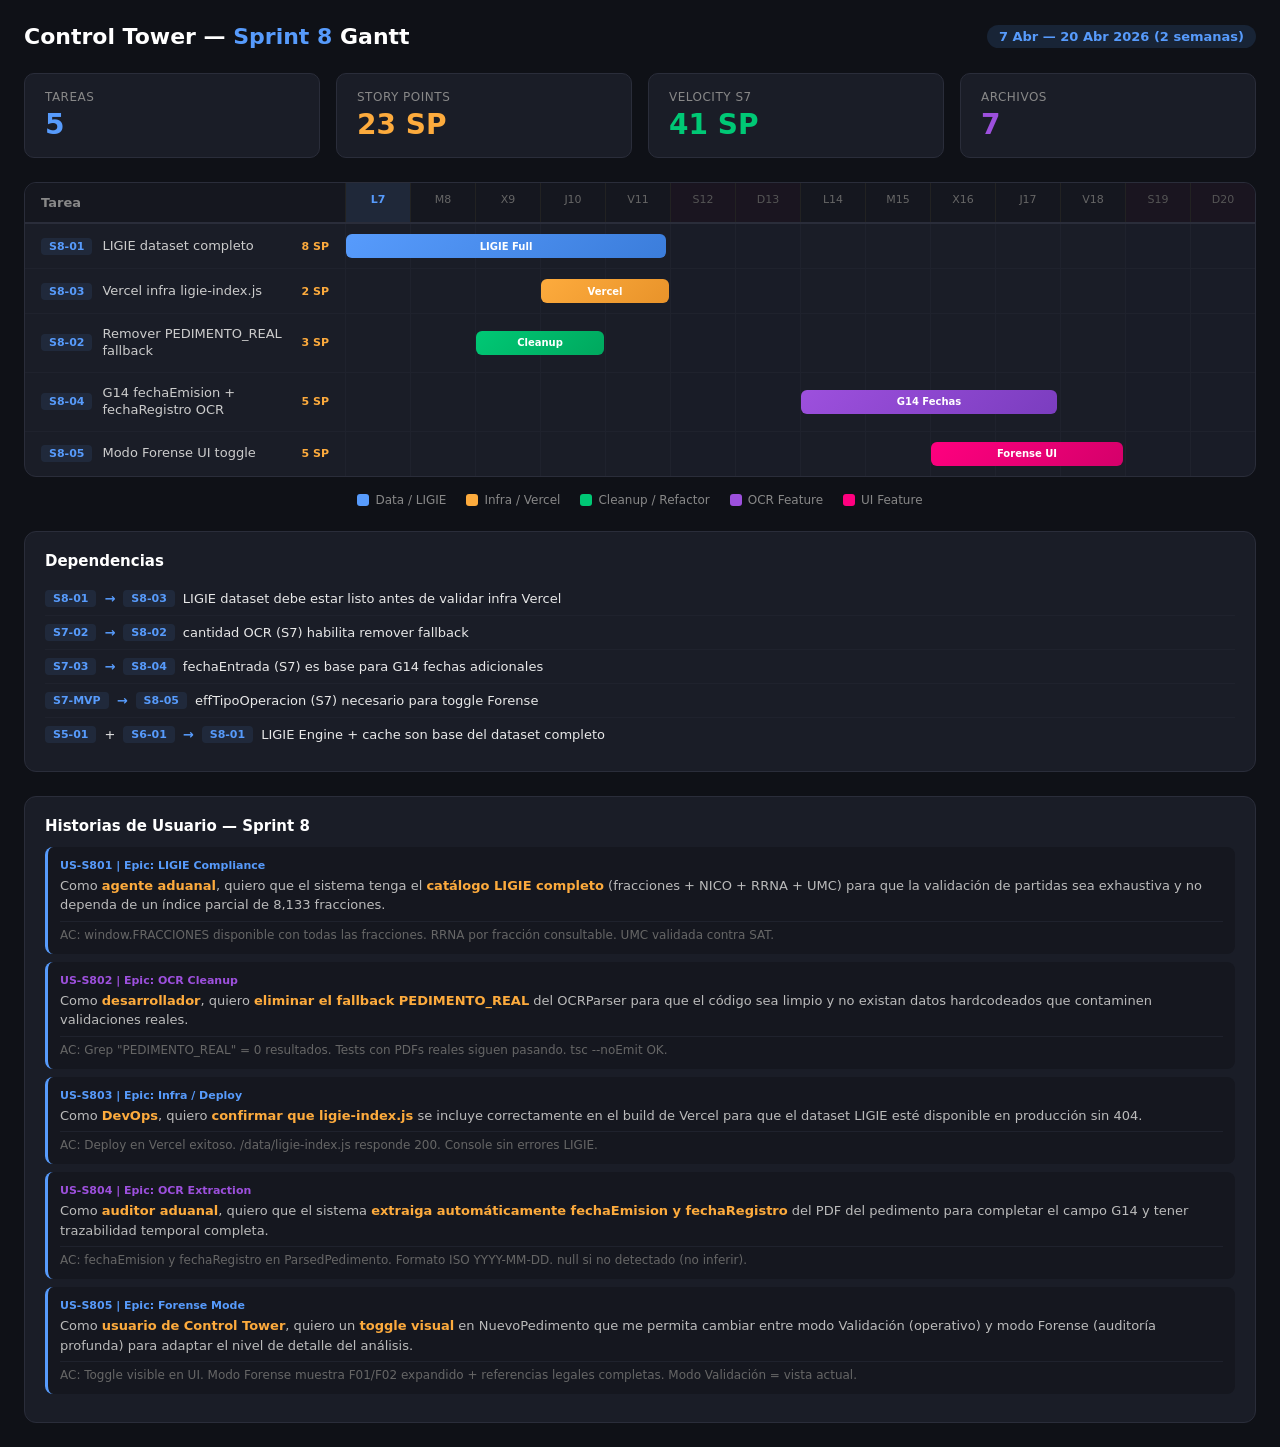
<file: CT_Sprint8_Gantt.html>
<!DOCTYPE html>
<html lang="es">
<head>
<meta charset="UTF-8">
<meta name="viewport" content="width=device-width, initial-scale=1.0">
<title>CT Sprint 8 — Gantt Chart</title>
<style>
  * { margin: 0; padding: 0; box-sizing: border-box; }
  body { font-family: 'Segoe UI', system-ui, sans-serif; background: #0f1117; color: #e8e8e8; padding: 24px; }
  .header { display: flex; justify-content: space-between; align-items: center; margin-bottom: 24px; }
  .header h1 { font-size: 22px; font-weight: 700; color: #fff; }
  .header h1 span { color: #579bfc; }
  .badge { background: #579bfc22; color: #579bfc; padding: 4px 12px; border-radius: 12px; font-size: 13px; font-weight: 600; }
  .stats { display: flex; gap: 16px; margin-bottom: 24px; }
  .stat-card { background: #1a1d27; border: 1px solid #2a2d3a; border-radius: 10px; padding: 16px 20px; flex: 1; }
  .stat-card .label { font-size: 12px; color: #888; text-transform: uppercase; letter-spacing: 0.5px; margin-bottom: 4px; }
  .stat-card .value { font-size: 28px; font-weight: 700; }
  .stat-card .value.blue { color: #579bfc; }
  .stat-card .value.green { color: #00c875; }
  .stat-card .value.orange { color: #fdab3d; }
  .stat-card .value.purple { color: #9d50dd; }

  .gantt-container { background: #1a1d27; border: 1px solid #2a2d3a; border-radius: 12px; overflow: hidden; }
  .gantt-header { display: grid; grid-template-columns: 320px repeat(14, 1fr); border-bottom: 2px solid #2a2d3a; }
  .gantt-header .task-col { padding: 12px 16px; font-weight: 600; font-size: 13px; color: #888; background: #15171f; }
  .gantt-header .day-col { padding: 10px 4px; text-align: center; font-size: 11px; color: #666; background: #15171f; border-left: 1px solid #222; }
  .gantt-header .day-col.weekend { background: #1a1520; color: #555; }
  .gantt-header .day-col.today { background: #579bfc15; color: #579bfc; font-weight: 700; }

  .gantt-row { display: grid; grid-template-columns: 320px repeat(14, 1fr); border-bottom: 1px solid #1f222d; transition: background 0.15s; }
  .gantt-row:hover { background: #1f2230; }
  .gantt-row:last-child { border-bottom: none; }

  .task-info { padding: 12px 16px; display: flex; align-items: center; gap: 10px; }
  .task-id { font-size: 11px; font-weight: 700; color: #579bfc; background: #579bfc18; padding: 2px 8px; border-radius: 4px; white-space: nowrap; }
  .task-name { font-size: 13px; color: #ccc; line-height: 1.3; }
  .task-sp { font-size: 11px; color: #fdab3d; font-weight: 600; margin-left: auto; white-space: nowrap; }

  .day-cell { border-left: 1px solid #1f222d; position: relative; min-height: 44px; }
  .day-cell.weekend { background: #16131d08; }

  .bar { position: absolute; top: 50%; transform: translateY(-50%); height: 24px; border-radius: 6px; display: flex; align-items: center; justify-content: center; font-size: 10px; font-weight: 600; color: #fff; z-index: 2; min-width: 100%; }

  .dep-line { position: absolute; top: 50%; right: -8px; width: 16px; height: 2px; z-index: 3; }

  .legend { display: flex; gap: 20px; margin-top: 16px; justify-content: center; }
  .legend-item { display: flex; align-items: center; gap: 6px; font-size: 12px; color: #888; }
  .legend-dot { width: 12px; height: 12px; border-radius: 3px; }

  .dependencies { margin-top: 24px; background: #1a1d27; border: 1px solid #2a2d3a; border-radius: 12px; padding: 20px; }
  .dependencies h3 { font-size: 15px; color: #fff; margin-bottom: 12px; }
  .dep-item { display: flex; align-items: center; gap: 8px; padding: 8px 0; border-bottom: 1px solid #1f222d; font-size: 13px; }
  .dep-item:last-child { border-bottom: none; }
  .dep-arrow { color: #579bfc; font-weight: 700; }

  .user-stories { margin-top: 24px; background: #1a1d27; border: 1px solid #2a2d3a; border-radius: 12px; padding: 20px; }
  .user-stories h3 { font-size: 15px; color: #fff; margin-bottom: 12px; }
  .story { padding: 12px; margin-bottom: 8px; background: #15171f; border-radius: 8px; border-left: 3px solid #579bfc; }
  .story:nth-child(odd) .story-id { color: #9d50dd; }
  .story .story-id { font-size: 11px; font-weight: 700; color: #579bfc; margin-bottom: 4px; }
  .story .story-text { font-size: 13px; color: #bbb; line-height: 1.5; }
  .story .story-text em { color: #fdab3d; font-style: normal; font-weight: 600; }
  .story .acceptance { font-size: 12px; color: #666; margin-top: 6px; padding-top: 6px; border-top: 1px solid #1f222d; }
</style>
</head>
<body>

<div class="header">
  <h1>Control Tower — <span>Sprint 8</span> Gantt</h1>
  <span class="badge">7 Abr — 20 Abr 2026 (2 semanas)</span>
</div>

<div class="stats">
  <div class="stat-card">
    <div class="label">Tareas</div>
    <div class="value blue">5</div>
  </div>
  <div class="stat-card">
    <div class="label">Story Points</div>
    <div class="value orange">23 SP</div>
  </div>
  <div class="stat-card">
    <div class="label">Velocity S7</div>
    <div class="value green">41 SP</div>
  </div>
  <div class="stat-card">
    <div class="label">Archivos</div>
    <div class="value purple">7</div>
  </div>
</div>

<div class="gantt-container">
  <div class="gantt-header">
    <div class="task-col">Tarea</div>
    <div class="day-col today">L7</div>
    <div class="day-col">M8</div>
    <div class="day-col">X9</div>
    <div class="day-col">J10</div>
    <div class="day-col">V11</div>
    <div class="day-col weekend">S12</div>
    <div class="day-col weekend">D13</div>
    <div class="day-col">L14</div>
    <div class="day-col">M15</div>
    <div class="day-col">X16</div>
    <div class="day-col">J17</div>
    <div class="day-col">V18</div>
    <div class="day-col weekend">S19</div>
    <div class="day-col weekend">D20</div>
  </div>

  <!-- S8-01: LIGIE dataset (8 SP) — Días 1-5 -->
  <div class="gantt-row">
    <div class="task-info">
      <span class="task-id">S8-01</span>
      <span class="task-name">LIGIE dataset completo</span>
      <span class="task-sp">8 SP</span>
    </div>
    <div class="day-cell"><div class="bar" style="background: linear-gradient(135deg, #579bfc, #3b7ddb); width: 500%; left: 0;">LIGIE Full</div></div>
    <div class="day-cell"></div>
    <div class="day-cell"></div>
    <div class="day-cell"></div>
    <div class="day-cell"></div>
    <div class="day-cell weekend"></div>
    <div class="day-cell weekend"></div>
    <div class="day-cell"></div>
    <div class="day-cell"></div>
    <div class="day-cell"></div>
    <div class="day-cell"></div>
    <div class="day-cell"></div>
    <div class="day-cell weekend"></div>
    <div class="day-cell weekend"></div>
  </div>

  <!-- S8-03: Vercel infra (2 SP) — Día 4-5 (depende de S8-01) -->
  <div class="gantt-row">
    <div class="task-info">
      <span class="task-id">S8-03</span>
      <span class="task-name">Vercel infra ligie-index.js</span>
      <span class="task-sp">2 SP</span>
    </div>
    <div class="day-cell"></div>
    <div class="day-cell"></div>
    <div class="day-cell"></div>
    <div class="day-cell"><div class="bar" style="background: linear-gradient(135deg, #fdab3d, #e8932a); width: 200%; left: 0;">Vercel</div></div>
    <div class="day-cell"></div>
    <div class="day-cell weekend"></div>
    <div class="day-cell weekend"></div>
    <div class="day-cell"></div>
    <div class="day-cell"></div>
    <div class="day-cell"></div>
    <div class="day-cell"></div>
    <div class="day-cell"></div>
    <div class="day-cell weekend"></div>
    <div class="day-cell weekend"></div>
  </div>

  <!-- S8-02: Remover fallback (3 SP) — Día 3-4 -->
  <div class="gantt-row">
    <div class="task-info">
      <span class="task-id">S8-02</span>
      <span class="task-name">Remover PEDIMENTO_REAL fallback</span>
      <span class="task-sp">3 SP</span>
    </div>
    <div class="day-cell"></div>
    <div class="day-cell"></div>
    <div class="day-cell"><div class="bar" style="background: linear-gradient(135deg, #00c875, #00a85e); width: 200%; left: 0;">Cleanup</div></div>
    <div class="day-cell"></div>
    <div class="day-cell"></div>
    <div class="day-cell weekend"></div>
    <div class="day-cell weekend"></div>
    <div class="day-cell"></div>
    <div class="day-cell"></div>
    <div class="day-cell"></div>
    <div class="day-cell"></div>
    <div class="day-cell"></div>
    <div class="day-cell weekend"></div>
    <div class="day-cell weekend"></div>
  </div>

  <!-- S8-04: G14 fechas OCR (5 SP) — Semana 2: L14-J17 -->
  <div class="gantt-row">
    <div class="task-info">
      <span class="task-id">S8-04</span>
      <span class="task-name">G14 fechaEmision + fechaRegistro OCR</span>
      <span class="task-sp">5 SP</span>
    </div>
    <div class="day-cell"></div>
    <div class="day-cell"></div>
    <div class="day-cell"></div>
    <div class="day-cell"></div>
    <div class="day-cell"></div>
    <div class="day-cell weekend"></div>
    <div class="day-cell weekend"></div>
    <div class="day-cell"><div class="bar" style="background: linear-gradient(135deg, #9d50dd, #7b3dbf); width: 400%; left: 0;">G14 Fechas</div></div>
    <div class="day-cell"></div>
    <div class="day-cell"></div>
    <div class="day-cell"></div>
    <div class="day-cell"></div>
    <div class="day-cell weekend"></div>
    <div class="day-cell weekend"></div>
  </div>

  <!-- S8-05: Modo Forense UI (5 SP) — Semana 2: X16-V18 -->
  <div class="gantt-row">
    <div class="task-info">
      <span class="task-id">S8-05</span>
      <span class="task-name">Modo Forense UI toggle</span>
      <span class="task-sp">5 SP</span>
    </div>
    <div class="day-cell"></div>
    <div class="day-cell"></div>
    <div class="day-cell"></div>
    <div class="day-cell"></div>
    <div class="day-cell"></div>
    <div class="day-cell weekend"></div>
    <div class="day-cell weekend"></div>
    <div class="day-cell"></div>
    <div class="day-cell"></div>
    <div class="day-cell"><div class="bar" style="background: linear-gradient(135deg, #ff007f, #d4006a); width: 300%; left: 0;">Forense UI</div></div>
    <div class="day-cell"></div>
    <div class="day-cell"></div>
    <div class="day-cell weekend"></div>
    <div class="day-cell weekend"></div>
  </div>
</div>

<div class="legend">
  <div class="legend-item"><div class="legend-dot" style="background:#579bfc"></div>Data / LIGIE</div>
  <div class="legend-item"><div class="legend-dot" style="background:#fdab3d"></div>Infra / Vercel</div>
  <div class="legend-item"><div class="legend-dot" style="background:#00c875"></div>Cleanup / Refactor</div>
  <div class="legend-item"><div class="legend-dot" style="background:#9d50dd"></div>OCR Feature</div>
  <div class="legend-item"><div class="legend-dot" style="background:#ff007f"></div>UI Feature</div>
</div>

<div class="dependencies">
  <h3>Dependencias</h3>
  <div class="dep-item"><span class="task-id">S8-01</span> <span class="dep-arrow">→</span> <span class="task-id">S8-03</span> LIGIE dataset debe estar listo antes de validar infra Vercel</div>
  <div class="dep-item"><span class="task-id">S7-02</span> <span class="dep-arrow">→</span> <span class="task-id">S8-02</span> cantidad OCR (S7) habilita remover fallback</div>
  <div class="dep-item"><span class="task-id">S7-03</span> <span class="dep-arrow">→</span> <span class="task-id">S8-04</span> fechaEntrada (S7) es base para G14 fechas adicionales</div>
  <div class="dep-item"><span class="task-id">S7-MVP</span> <span class="dep-arrow">→</span> <span class="task-id">S8-05</span> effTipoOperacion (S7) necesario para toggle Forense</div>
  <div class="dep-item"><span class="task-id">S5-01</span> + <span class="task-id">S6-01</span> <span class="dep-arrow">→</span> <span class="task-id">S8-01</span> LIGIE Engine + cache son base del dataset completo</div>
</div>

<div class="user-stories">
  <h3>Historias de Usuario — Sprint 8</h3>

  <div class="story">
    <div class="story-id">US-S801 | Epic: LIGIE Compliance</div>
    <div class="story-text">Como <em>agente aduanal</em>, quiero que el sistema tenga el <em>catálogo LIGIE completo</em> (fracciones + NICO + RRNA + UMC) para que la validación de partidas sea exhaustiva y no dependa de un índice parcial de 8,133 fracciones.</div>
    <div class="acceptance">AC: window.FRACCIONES disponible con todas las fracciones. RRNA por fracción consultable. UMC validada contra SAT.</div>
  </div>

  <div class="story">
    <div class="story-id">US-S802 | Epic: OCR Cleanup</div>
    <div class="story-text">Como <em>desarrollador</em>, quiero <em>eliminar el fallback PEDIMENTO_REAL</em> del OCRParser para que el código sea limpio y no existan datos hardcodeados que contaminen validaciones reales.</div>
    <div class="acceptance">AC: Grep "PEDIMENTO_REAL" = 0 resultados. Tests con PDFs reales siguen pasando. tsc --noEmit OK.</div>
  </div>

  <div class="story">
    <div class="story-id">US-S803 | Epic: Infra / Deploy</div>
    <div class="story-text">Como <em>DevOps</em>, quiero <em>confirmar que ligie-index.js</em> se incluye correctamente en el build de Vercel para que el dataset LIGIE esté disponible en producción sin 404.</div>
    <div class="acceptance">AC: Deploy en Vercel exitoso. /data/ligie-index.js responde 200. Console sin errores LIGIE.</div>
  </div>

  <div class="story">
    <div class="story-id">US-S804 | Epic: OCR Extraction</div>
    <div class="story-text">Como <em>auditor aduanal</em>, quiero que el sistema <em>extraiga automáticamente fechaEmision y fechaRegistro</em> del PDF del pedimento para completar el campo G14 y tener trazabilidad temporal completa.</div>
    <div class="acceptance">AC: fechaEmision y fechaRegistro en ParsedPedimento. Formato ISO YYYY-MM-DD. null si no detectado (no inferir).</div>
  </div>

  <div class="story">
    <div class="story-id">US-S805 | Epic: Forense Mode</div>
    <div class="story-text">Como <em>usuario de Control Tower</em>, quiero un <em>toggle visual</em> en NuevoPedimento que me permita cambiar entre modo Validación (operativo) y modo Forense (auditoría profunda) para adaptar el nivel de detalle del análisis.</div>
    <div class="acceptance">AC: Toggle visible en UI. Modo Forense muestra F01/F02 expandido + referencias legales completas. Modo Validación = vista actual.</div>
  </div>
</div>

</body>
</html>
</file>
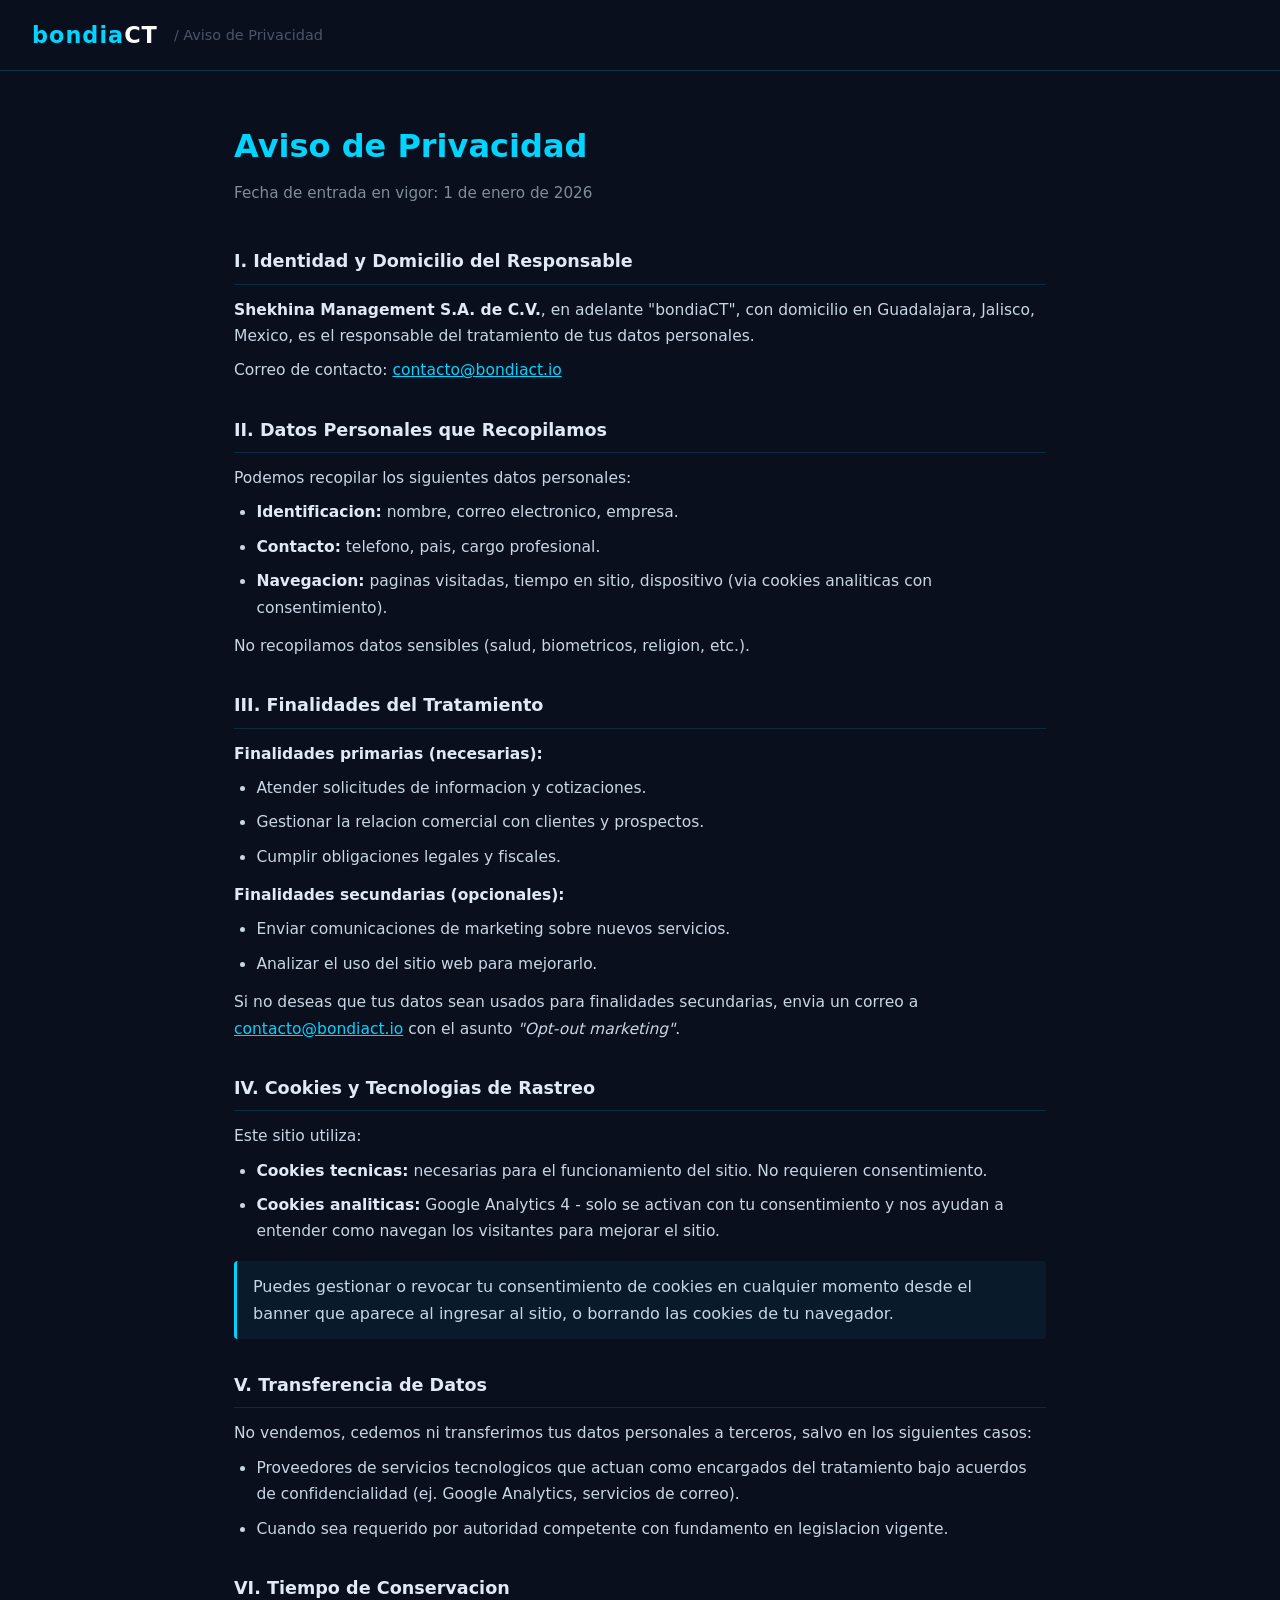
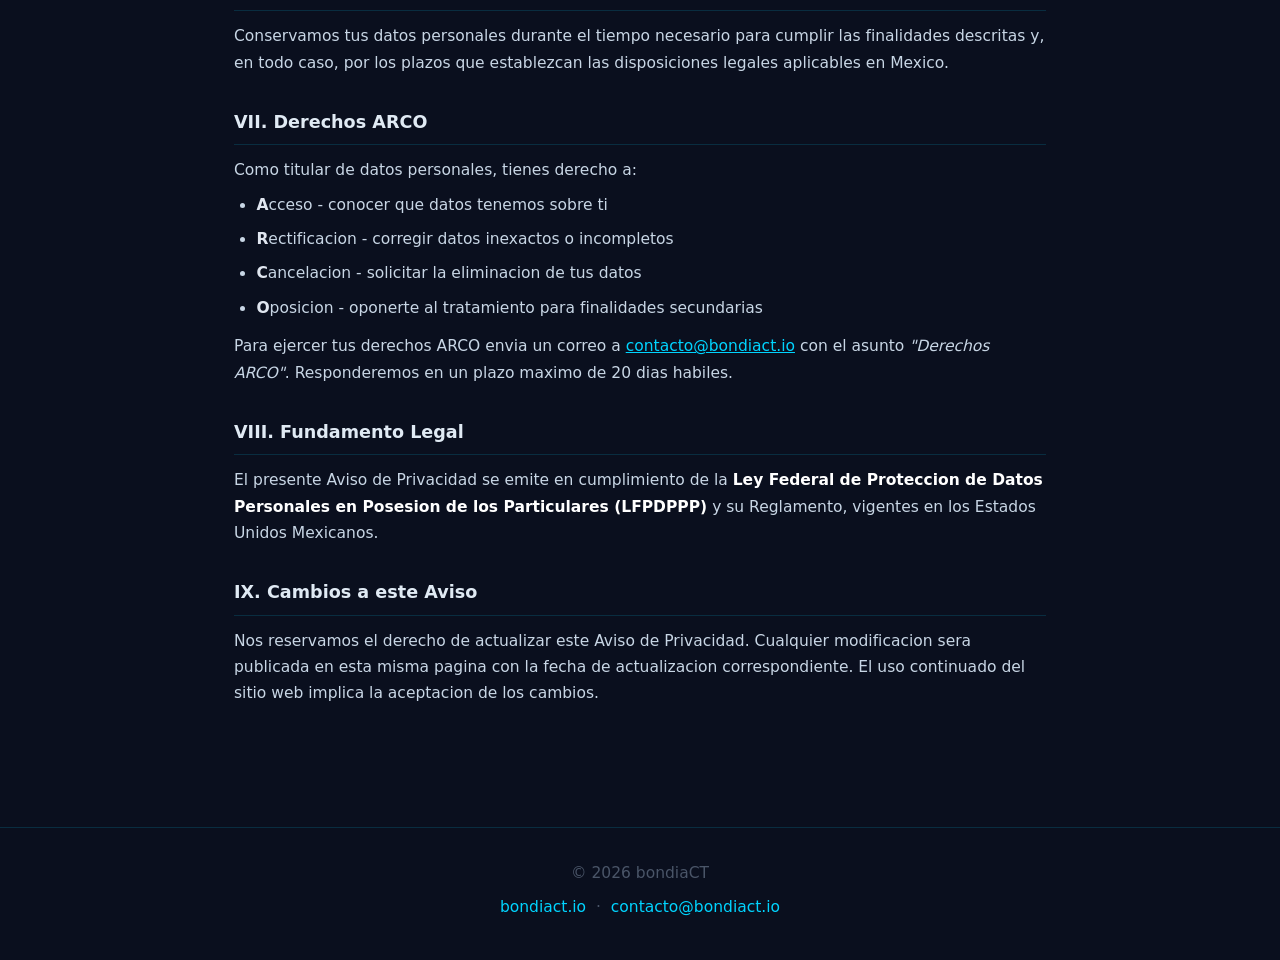
<file: privacidad.html>
<!DOCTYPE html>
<html lang="es">
<head>
  <meta charset="UTF-8" />
  <meta name="viewport" content="width=device-width, initial-scale=1.0" />
  <title>Aviso de Privacidad | bondiaCT</title>
  <meta name="description" content="Aviso de Privacidad de bondiaCT — Política de tratamiento de datos personales conforme a LFPDPPP." />
  <link rel="icon" href="/assets/favicon.ico" />
  <style>
    * { box-sizing: border-box; margin: 0; padding: 0; }
    body {
      font-family: 'Segoe UI', system-ui, -apple-system, sans-serif;
      background: #0a0f1e;
      color: #c8d6e5;
      line-height: 1.7;
    }
    header {
      background: rgba(10,15,30,0.95);
      border-bottom: 1px solid rgba(0,212,255,0.2);
      padding: 1rem 2rem;
      display: flex;
      align-items: center;
      gap: 1rem;
    }
    header a { text-decoration: none; }
    header .logo {
      font-size: 1.4rem;
      font-weight: 700;
      color: #00d4ff;
      letter-spacing: 1px;
    }
    main {
      max-width: 860px;
      margin: 3rem auto;
      padding: 0 1.5rem 4rem;
    }
    h1 {
      font-size: 2rem;
      color: #00d4ff;
      margin-bottom: 0.5rem;
    }
    .subtitle {
      color: #7f8c9a;
      margin-bottom: 2.5rem;
      font-size: 0.95rem;
    }
    h2 {
      font-size: 1.1rem;
      color: #e0eaf4;
      margin: 2rem 0 0.75rem;
      padding-bottom: 0.4rem;
      border-bottom: 1px solid rgba(0,212,255,0.15);
    }
    p, li { font-size: 0.97rem; margin-bottom: 0.5rem; }
    ul { padding-left: 1.4rem; margin-bottom: 0.75rem; }
    a { color: #00d4ff; }
    .highlight {
      background: rgba(0,212,255,0.06);
      border-left: 3px solid #00d4ff;
      padding: 0.75rem 1rem;
      border-radius: 4px;
      margin: 1rem 0;
    }
    footer {
      text-align: center;
      padding: 2rem 1rem;
      border-top: 1px solid rgba(0,212,255,0.15);
      color: #4a5568;
      font-size: 0.85rem;
    }
    footer a { color: #00d4ff; text-decoration: none; }
  </style>
</head>
<body>

  <!-- HEADER -->
  <header>
    <a href="/" class="logo">bondia<span style="color:#fff;">CT</span></a>
    <span style="color:#4a5568; font-size:0.9rem;">/ Aviso de Privacidad</span>
  </header>

  <!-- CONTENT -->
  <main>
    <h1>Aviso de Privacidad</h1>
    <p class="subtitle">Fecha de entrada en vigor: 1 de enero de 2026</p>

    <h2>I. Identidad y Domicilio del Responsable</h2>
    <p><strong style="color:#e0eaf4;">Shekhina Management S.A. de C.V.</strong>, en adelante "bondiaCT", con domicilio en Guadalajara, Jalisco, Mexico, es el responsable del tratamiento de tus datos personales.</p>
    <p>Correo de contacto: <a href="mailto:contacto@bondiact.io">contacto@bondiact.io</a></p>

    <h2>II. Datos Personales que Recopilamos</h2>
    <p>Podemos recopilar los siguientes datos personales:</p>
    <ul>
      <li><strong style="color:#e0eaf4;">Identificacion:</strong> nombre, correo electronico, empresa.</li>
      <li><strong style="color:#e0eaf4;">Contacto:</strong> telefono, pais, cargo profesional.</li>
      <li><strong style="color:#e0eaf4;">Navegacion:</strong> paginas visitadas, tiempo en sitio, dispositivo (via cookies analiticas con consentimiento).</li>
    </ul>
    <p>No recopilamos datos sensibles (salud, biometricos, religion, etc.).</p>

    <h2>III. Finalidades del Tratamiento</h2>
    <p><strong style="color:#e0eaf4;">Finalidades primarias (necesarias):</strong></p>
    <ul>
      <li>Atender solicitudes de informacion y cotizaciones.</li>
      <li>Gestionar la relacion comercial con clientes y prospectos.</li>
      <li>Cumplir obligaciones legales y fiscales.</li>
    </ul>
    <p><strong style="color:#e0eaf4;">Finalidades secundarias (opcionales):</strong></p>
    <ul>
      <li>Enviar comunicaciones de marketing sobre nuevos servicios.</li>
      <li>Analizar el uso del sitio web para mejorarlo.</li>
    </ul>
    <p>Si no deseas que tus datos sean usados para finalidades secundarias, envia un correo a <a href="mailto:contacto@bondiact.io">contacto@bondiact.io</a> con el asunto <em>"Opt-out marketing"</em>.</p>

    <h2>IV. Cookies y Tecnologias de Rastreo</h2>
    <p>Este sitio utiliza:</p>
    <ul>
      <li><strong style="color:#e0eaf4;">Cookies tecnicas:</strong> necesarias para el funcionamiento del sitio. No requieren consentimiento.</li>
      <li><strong style="color:#e0eaf4;">Cookies analiticas:</strong> Google Analytics 4 - solo se activan con tu consentimiento y nos ayudan a entender como navegan los visitantes para mejorar el sitio.</li>
    </ul>
    <div class="highlight">Puedes gestionar o revocar tu consentimiento de cookies en cualquier momento desde el banner que aparece al ingresar al sitio, o borrando las cookies de tu navegador.</div>

    <h2>V. Transferencia de Datos</h2>
    <p>No vendemos, cedemos ni transferimos tus datos personales a terceros, salvo en los siguientes casos:</p>
    <ul>
      <li>Proveedores de servicios tecnologicos que actuan como encargados del tratamiento bajo acuerdos de confidencialidad (ej. Google Analytics, servicios de correo).</li>
      <li>Cuando sea requerido por autoridad competente con fundamento en legislacion vigente.</li>
    </ul>

    <h2>VI. Tiempo de Conservacion</h2>
    <p>Conservamos tus datos personales durante el tiempo necesario para cumplir las finalidades descritas y, en todo caso, por los plazos que establezcan las disposiciones legales aplicables en Mexico.</p>

    <h2>VII. Derechos ARCO</h2>
    <p>Como titular de datos personales, tienes derecho a:</p>
    <ul>
      <li><strong style="color:#e0e6f0;">A</strong>cceso - conocer que datos tenemos sobre ti</li>
      <li><strong style="color:#e0e6f0;">R</strong>ectificacion - corregir datos inexactos o incompletos</li>
      <li><strong style="color:#e0e6f0;">C</strong>ancelacion - solicitar la eliminacion de tus datos</li>
      <li><strong style="color:#e0e6f0;">O</strong>posicion - oponerte al tratamiento para finalidades secundarias</li>
    </ul>
    <p>Para ejercer tus derechos ARCO envia un correo a <a href="mailto:contacto@bondiact.io">contacto@bondiact.io</a> con el asunto <em>"Derechos ARCO"</em>. Responderemos en un plazo maximo de 20 dias habiles.</p>

    <h2>VIII. Fundamento Legal</h2>
    <p>El presente Aviso de Privacidad se emite en cumplimiento de la <strong style="color:#fff;">Ley Federal de Proteccion de Datos Personales en Posesion de los Particulares (LFPDPPP)</strong> y su Reglamento, vigentes en los Estados Unidos Mexicanos.</p>

    <h2>IX. Cambios a este Aviso</h2>
    <p>Nos reservamos el derecho de actualizar este Aviso de Privacidad. Cualquier modificacion sera publicada en esta misma pagina con la fecha de actualizacion correspondiente. El uso continuado del sitio web implica la aceptacion de los cambios.</p>

  </main>

  <!-- FOOTER -->
  <footer>
        <p>&copy; 2026 bondiaCT</p>
    <p style="margin-top:6px;"><a href="/">bondiact.io</a> &nbsp;&middot;&nbsp; <a href="mailto:contacto@bondiact.io">contacto@bondiact.io</a></p>
  </footer>

</body>
</html>
</file>
<file: assets/index-D4kapMqW.css>
*,:before,:after{--tw-border-spacing-x: 0;--tw-border-spacing-y: 0;--tw-translate-x: 0;--tw-translate-y: 0;--tw-rotate: 0;--tw-skew-x: 0;--tw-skew-y: 0;--tw-scale-x: 1;--tw-scale-y: 1;--tw-pan-x: ;--tw-pan-y: ;--tw-pinch-zoom: ;--tw-scroll-snap-strictness: proximity;--tw-gradient-from-position: ;--tw-gradient-via-position: ;--tw-gradient-to-position: ;--tw-ordinal: ;--tw-slashed-zero: ;--tw-numeric-figure: ;--tw-numeric-spacing: ;--tw-numeric-fraction: ;--tw-ring-inset: ;--tw-ring-offset-width: 0px;--tw-ring-offset-color: #fff;--tw-ring-color: rgb(59 130 246 / .5);--tw-ring-offset-shadow: 0 0 #0000;--tw-ring-shadow: 0 0 #0000;--tw-shadow: 0 0 #0000;--tw-shadow-colored: 0 0 #0000;--tw-blur: ;--tw-brightness: ;--tw-contrast: ;--tw-grayscale: ;--tw-hue-rotate: ;--tw-invert: ;--tw-saturate: ;--tw-sepia: ;--tw-drop-shadow: ;--tw-backdrop-blur: ;--tw-backdrop-brightness: ;--tw-backdrop-contrast: ;--tw-backdrop-grayscale: ;--tw-backdrop-hue-rotate: ;--tw-backdrop-invert: ;--tw-backdrop-opacity: ;--tw-backdrop-saturate: ;--tw-backdrop-sepia: ;--tw-contain-size: ;--tw-contain-layout: ;--tw-contain-paint: ;--tw-contain-style: }::backdrop{--tw-border-spacing-x: 0;--tw-border-spacing-y: 0;--tw-translate-x: 0;--tw-translate-y: 0;--tw-rotate: 0;--tw-skew-x: 0;--tw-skew-y: 0;--tw-scale-x: 1;--tw-scale-y: 1;--tw-pan-x: ;--tw-pan-y: ;--tw-pinch-zoom: ;--tw-scroll-snap-strictness: proximity;--tw-gradient-from-position: ;--tw-gradient-via-position: ;--tw-gradient-to-position: ;--tw-ordinal: ;--tw-slashed-zero: ;--tw-numeric-figure: ;--tw-numeric-spacing: ;--tw-numeric-fraction: ;--tw-ring-inset: ;--tw-ring-offset-width: 0px;--tw-ring-offset-color: #fff;--tw-ring-color: rgb(59 130 246 / .5);--tw-ring-offset-shadow: 0 0 #0000;--tw-ring-shadow: 0 0 #0000;--tw-shadow: 0 0 #0000;--tw-shadow-colored: 0 0 #0000;--tw-blur: ;--tw-brightness: ;--tw-contrast: ;--tw-grayscale: ;--tw-hue-rotate: ;--tw-invert: ;--tw-saturate: ;--tw-sepia: ;--tw-drop-shadow: ;--tw-backdrop-blur: ;--tw-backdrop-brightness: ;--tw-backdrop-contrast: ;--tw-backdrop-grayscale: ;--tw-backdrop-hue-rotate: ;--tw-backdrop-invert: ;--tw-backdrop-opacity: ;--tw-backdrop-saturate: ;--tw-backdrop-sepia: ;--tw-contain-size: ;--tw-contain-layout: ;--tw-contain-paint: ;--tw-contain-style: }*,:before,:after{box-sizing:border-box;border-width:0;border-style:solid;border-color:#e5e7eb}:before,:after{--tw-content: ""}html,:host{line-height:1.5;-webkit-text-size-adjust:100%;-moz-tab-size:4;-o-tab-size:4;tab-size:4;font-family:ui-sans-serif,system-ui,sans-serif,"Apple Color Emoji","Segoe UI Emoji",Segoe UI Symbol,"Noto Color Emoji";font-feature-settings:normal;font-variation-settings:normal;-webkit-tap-highlight-color:transparent}body{margin:0;line-height:inherit}hr{height:0;color:inherit;border-top-width:1px}abbr:where([title]){-webkit-text-decoration:underline dotted;text-decoration:underline dotted}h1,h2,h3,h4,h5,h6{font-size:inherit;font-weight:inherit}a{color:inherit;text-decoration:inherit}b,strong{font-weight:bolder}code,kbd,samp,pre{font-family:ui-monospace,SFMono-Regular,Menlo,Monaco,Consolas,Liberation Mono,Courier New,monospace;font-feature-settings:normal;font-variation-settings:normal;font-size:1em}small{font-size:80%}sub,sup{font-size:75%;line-height:0;position:relative;vertical-align:baseline}sub{bottom:-.25em}sup{top:-.5em}table{text-indent:0;border-color:inherit;border-collapse:collapse}button,input,optgroup,select,textarea{font-family:inherit;font-feature-settings:inherit;font-variation-settings:inherit;font-size:100%;font-weight:inherit;line-height:inherit;letter-spacing:inherit;color:inherit;margin:0;padding:0}button,select{text-transform:none}button,input:where([type=button]),input:where([type=reset]),input:where([type=submit]){-webkit-appearance:button;background-color:transparent;background-image:none}:-moz-focusring{outline:auto}:-moz-ui-invalid{box-shadow:none}progress{vertical-align:baseline}::-webkit-inner-spin-button,::-webkit-outer-spin-button{height:auto}[type=search]{-webkit-appearance:textfield;outline-offset:-2px}::-webkit-search-decoration{-webkit-appearance:none}::-webkit-file-upload-button{-webkit-appearance:button;font:inherit}summary{display:list-item}blockquote,dl,dd,h1,h2,h3,h4,h5,h6,hr,figure,p,pre{margin:0}fieldset{margin:0;padding:0}legend{padding:0}ol,ul,menu{list-style:none;margin:0;padding:0}dialog{padding:0}textarea{resize:vertical}input::-moz-placeholder,textarea::-moz-placeholder{opacity:1;color:#9ca3af}input::placeholder,textarea::placeholder{opacity:1;color:#9ca3af}button,[role=button]{cursor:pointer}:disabled{cursor:default}img,svg,video,canvas,audio,iframe,embed,object{display:block;vertical-align:middle}img,video{max-width:100%;height:auto}[hidden]:where(:not([hidden=until-found])){display:none}.container{width:100%}@media(min-width:640px){.container{max-width:640px}}@media(min-width:768px){.container{max-width:768px}}@media(min-width:1024px){.container{max-width:1024px}}@media(min-width:1280px){.container{max-width:1280px}}@media(min-width:1536px){.container{max-width:1536px}}.sr-only{position:absolute;width:1px;height:1px;padding:0;margin:-1px;overflow:hidden;clip:rect(0,0,0,0);white-space:nowrap;border-width:0}.pointer-events-none{pointer-events:none}.visible{visibility:visible}.invisible{visibility:hidden}.fixed{position:fixed}.absolute{position:absolute}.relative{position:relative}.inset-0{inset:0}.inset-x-0{left:0;right:0}.inset-y-0{top:0;bottom:0}.-bottom-12{bottom:-3rem}.-bottom-4{bottom:-1rem}.-bottom-6{bottom:-1.5rem}.-left-12{left:-3rem}.-left-4{left:-1rem}.-left-6{left:-1.5rem}.-right-12{right:-3rem}.-right-4{right:-1rem}.-right-6{right:-1.5rem}.-top-12{top:-3rem}.-top-3{top:-.75rem}.-top-4{top:-1rem}.-top-6{top:-1.5rem}.bottom-0{bottom:0}.bottom-20{bottom:5rem}.bottom-24{bottom:6rem}.bottom-4{bottom:1rem}.bottom-6{bottom:1.5rem}.left-0{left:0}.left-1\/2{left:50%}.left-2{left:.5rem}.left-20{left:5rem}.left-3{left:.75rem}.left-4{left:1rem}.left-6{left:1.5rem}.left-\[50\%\]{left:50%}.right-0{right:0}.right-1{right:.25rem}.right-2{right:.5rem}.right-20{right:5rem}.right-3{right:.75rem}.right-4{right:1rem}.right-6{right:1.5rem}.top-0{top:0}.top-1\.5{top:.375rem}.top-1\/2{top:50%}.top-20{top:5rem}.top-24{top:6rem}.top-3\.5{top:.875rem}.top-4{top:1rem}.top-\[1px\]{top:1px}.top-\[50\%\]{top:50%}.top-\[60\%\]{top:60%}.top-full{top:100%}.isolate{isolation:isolate}.z-10{z-index:10}.z-20{z-index:20}.z-40{z-index:40}.z-50{z-index:50}.z-\[1\]{z-index:1}.order-first{order:-9999}.order-last{order:9999}.col-start-2{grid-column-start:2}.row-span-2{grid-row:span 2 / span 2}.row-start-1{grid-row-start:1}.\!m-0{margin:0!important}.-mx-1{margin-left:-.25rem;margin-right:-.25rem}.-my-2{margin-top:-.5rem;margin-bottom:-.5rem}.mx-2{margin-left:.5rem;margin-right:.5rem}.mx-3\.5{margin-left:.875rem;margin-right:.875rem}.mx-auto{margin-left:auto;margin-right:auto}.my-0{margin-top:0;margin-bottom:0}.my-0\.5{margin-top:.125rem;margin-bottom:.125rem}.my-1{margin-top:.25rem;margin-bottom:.25rem}.my-4{margin-top:1rem;margin-bottom:1rem}.-ml-4{margin-left:-1rem}.-mt-4{margin-top:-1rem}.mb-1{margin-bottom:.25rem}.mb-10{margin-bottom:2.5rem}.mb-12{margin-bottom:3rem}.mb-16{margin-bottom:4rem}.mb-2{margin-bottom:.5rem}.mb-20{margin-bottom:5rem}.mb-3{margin-bottom:.75rem}.mb-4{margin-bottom:1rem}.mb-6{margin-bottom:1.5rem}.mb-8{margin-bottom:2rem}.ml-1{margin-left:.25rem}.ml-4{margin-left:1rem}.ml-auto{margin-left:auto}.mr-1{margin-right:.25rem}.mt-0\.5{margin-top:.125rem}.mt-1{margin-top:.25rem}.mt-1\.5{margin-top:.375rem}.mt-10{margin-top:2.5rem}.mt-12{margin-top:3rem}.mt-16{margin-top:4rem}.mt-2{margin-top:.5rem}.mt-20{margin-top:5rem}.mt-3{margin-top:.75rem}.mt-4{margin-top:1rem}.mt-6{margin-top:1.5rem}.mt-8{margin-top:2rem}.mt-auto{margin-top:auto}.line-clamp-1{overflow:hidden;display:-webkit-box;-webkit-box-orient:vertical;-webkit-line-clamp:1}.line-clamp-2{overflow:hidden;display:-webkit-box;-webkit-box-orient:vertical;-webkit-line-clamp:2}.block{display:block}.inline-block{display:inline-block}.inline{display:inline}.flex{display:flex}.inline-flex{display:inline-flex}.table{display:table}.table-caption{display:table-caption}.table-cell{display:table-cell}.table-row{display:table-row}.grid{display:grid}.hidden{display:none}.aspect-square{aspect-ratio:1 / 1}.aspect-video{aspect-ratio:16 / 9}.size-10{width:2.5rem;height:2.5rem}.size-2{width:.5rem;height:.5rem}.size-2\.5{width:.625rem;height:.625rem}.size-3{width:.75rem;height:.75rem}.size-3\.5{width:.875rem;height:.875rem}.size-4{width:1rem;height:1rem}.size-6{width:1.5rem;height:1.5rem}.size-7{width:1.75rem;height:1.75rem}.size-8{width:2rem;height:2rem}.size-9{width:2.25rem;height:2.25rem}.size-auto{width:auto;height:auto}.size-full{width:100%;height:100%}.h-0\.5{height:.125rem}.h-1{height:.25rem}.h-1\.5{height:.375rem}.h-1\/3{height:33.333333%}.h-10{height:2.5rem}.h-12{height:3rem}.h-14{height:3.5rem}.h-16{height:4rem}.h-2{height:.5rem}.h-2\.5{height:.625rem}.h-20{height:5rem}.h-3{height:.75rem}.h-32{height:8rem}.h-4{height:1rem}.h-5{height:1.25rem}.h-6{height:1.5rem}.h-7{height:1.75rem}.h-72{height:18rem}.h-8{height:2rem}.h-9{height:2.25rem}.h-96{height:24rem}.h-\[1\.15rem\]{height:1.15rem}.h-\[calc\(100\%-1px\)\]{height:calc(100% - 1px)}.h-\[var\(--radix-navigation-menu-viewport-height\)\]{height:var(--radix-navigation-menu-viewport-height)}.h-\[var\(--radix-select-trigger-height\)\]{height:var(--radix-select-trigger-height)}.h-auto{height:auto}.h-full{height:100%}.h-px{height:1px}.h-svh{height:100svh}.max-h-32{max-height:8rem}.max-h-\[300px\]{max-height:300px}.max-h-\[600px\]{max-height:600px}.min-h-0{min-height:0px}.min-h-16{min-height:4rem}.min-h-4{min-height:1rem}.min-h-screen{min-height:100vh}.min-h-svh{min-height:100svh}.w-0{width:0px}.w-0\.5{width:.125rem}.w-1{width:.25rem}.w-1\.5{width:.375rem}.w-10{width:2.5rem}.w-12{width:3rem}.w-14{width:3.5rem}.w-16{width:4rem}.w-2{width:.5rem}.w-2\.5{width:.625rem}.w-20{width:5rem}.w-24{width:6rem}.w-3{width:.75rem}.w-3\/4{width:75%}.w-32{width:8rem}.w-4{width:1rem}.w-5{width:1.25rem}.w-6{width:1.5rem}.w-64{width:16rem}.w-7{width:1.75rem}.w-72{width:18rem}.w-8{width:2rem}.w-80{width:20rem}.w-9{width:2.25rem}.w-96{width:24rem}.w-\[100px\]{width:100px}.w-\[15\%\]{width:15%}.w-auto{width:auto}.w-fit{width:-moz-fit-content;width:fit-content}.w-full{width:100%}.w-max{width:-moz-max-content;width:max-content}.w-px{width:1px}.min-w-0{min-width:0px}.min-w-10{min-width:2.5rem}.min-w-5{min-width:1.25rem}.min-w-8{min-width:2rem}.min-w-9{min-width:2.25rem}.min-w-\[12rem\]{min-width:12rem}.min-w-\[800px\]{min-width:800px}.min-w-\[8rem\]{min-width:8rem}.min-w-\[var\(--radix-select-trigger-width\)\]{min-width:var(--radix-select-trigger-width)}.min-w-max{min-width:-moz-max-content;min-width:max-content}.max-w-3xl{max-width:48rem}.max-w-5xl{max-width:64rem}.max-w-\[60px\]{max-width:60px}.max-w-\[75\%\]{max-width:75%}.max-w-\[calc\(100\%-2rem\)\]{max-width:calc(100% - 2rem)}.max-w-\[calc\(100vw-3rem\)\]{max-width:calc(100vw - 3rem)}.max-w-max{max-width:-moz-max-content;max-width:max-content}.max-w-sm{max-width:24rem}.max-w-xl{max-width:36rem}.flex-1{flex:1 1 0%}.flex-shrink-0,.shrink-0{flex-shrink:0}.grow{flex-grow:1}.grow-0{flex-grow:0}.basis-full{flex-basis:100%}.caption-bottom{caption-side:bottom}.border-collapse{border-collapse:collapse}.-translate-x-1\/2{--tw-translate-x: -50%;transform:translate(var(--tw-translate-x),var(--tw-translate-y)) rotate(var(--tw-rotate)) skew(var(--tw-skew-x)) skewY(var(--tw-skew-y)) scaleX(var(--tw-scale-x)) scaleY(var(--tw-scale-y))}.-translate-x-px{--tw-translate-x: -1px;transform:translate(var(--tw-translate-x),var(--tw-translate-y)) rotate(var(--tw-rotate)) skew(var(--tw-skew-x)) skewY(var(--tw-skew-y)) scaleX(var(--tw-scale-x)) scaleY(var(--tw-scale-y))}.-translate-y-1\/2{--tw-translate-y: -50%;transform:translate(var(--tw-translate-x),var(--tw-translate-y)) rotate(var(--tw-rotate)) skew(var(--tw-skew-x)) skewY(var(--tw-skew-y)) scaleX(var(--tw-scale-x)) scaleY(var(--tw-scale-y))}.translate-x-\[-50\%\]{--tw-translate-x: -50%;transform:translate(var(--tw-translate-x),var(--tw-translate-y)) rotate(var(--tw-rotate)) skew(var(--tw-skew-x)) skewY(var(--tw-skew-y)) scaleX(var(--tw-scale-x)) scaleY(var(--tw-scale-y))}.translate-x-px{--tw-translate-x: 1px;transform:translate(var(--tw-translate-x),var(--tw-translate-y)) rotate(var(--tw-rotate)) skew(var(--tw-skew-x)) skewY(var(--tw-skew-y)) scaleX(var(--tw-scale-x)) scaleY(var(--tw-scale-y))}.translate-y-0\.5{--tw-translate-y: .125rem;transform:translate(var(--tw-translate-x),var(--tw-translate-y)) rotate(var(--tw-rotate)) skew(var(--tw-skew-x)) skewY(var(--tw-skew-y)) scaleX(var(--tw-scale-x)) scaleY(var(--tw-scale-y))}.translate-y-\[-50\%\]{--tw-translate-y: -50%;transform:translate(var(--tw-translate-x),var(--tw-translate-y)) rotate(var(--tw-rotate)) skew(var(--tw-skew-x)) skewY(var(--tw-skew-y)) scaleX(var(--tw-scale-x)) scaleY(var(--tw-scale-y))}.translate-y-\[calc\(-50\%_-_2px\)\]{--tw-translate-y: calc(-50% - 2px) ;transform:translate(var(--tw-translate-x),var(--tw-translate-y)) rotate(var(--tw-rotate)) skew(var(--tw-skew-x)) skewY(var(--tw-skew-y)) scaleX(var(--tw-scale-x)) scaleY(var(--tw-scale-y))}.rotate-45{--tw-rotate: 45deg;transform:translate(var(--tw-translate-x),var(--tw-translate-y)) rotate(var(--tw-rotate)) skew(var(--tw-skew-x)) skewY(var(--tw-skew-y)) scaleX(var(--tw-scale-x)) scaleY(var(--tw-scale-y))}.rotate-90{--tw-rotate: 90deg;transform:translate(var(--tw-translate-x),var(--tw-translate-y)) rotate(var(--tw-rotate)) skew(var(--tw-skew-x)) skewY(var(--tw-skew-y)) scaleX(var(--tw-scale-x)) scaleY(var(--tw-scale-y))}.transform{transform:translate(var(--tw-translate-x),var(--tw-translate-y)) rotate(var(--tw-rotate)) skew(var(--tw-skew-x)) skewY(var(--tw-skew-y)) scaleX(var(--tw-scale-x)) scaleY(var(--tw-scale-y))}@keyframes caret-blink{0%,70%,to{opacity:1}20%,50%{opacity:0}}.animate-caret-blink{animation:caret-blink 1.25s ease-out infinite}@keyframes pulse{50%{opacity:.5}}.animate-pulse{animation:pulse 2s cubic-bezier(.4,0,.6,1) infinite}@keyframes spin{to{transform:rotate(360deg)}}.animate-spin{animation:spin 1s linear infinite}.cursor-default{cursor:default}.cursor-pointer{cursor:pointer}.cursor-text{cursor:text}.touch-none{touch-action:none}.select-none{-webkit-user-select:none;-moz-user-select:none;user-select:none}.resize-none{resize:none}.scroll-my-1{scroll-margin-top:.25rem;scroll-margin-bottom:.25rem}.scroll-py-1{scroll-padding-top:.25rem;scroll-padding-bottom:.25rem}.list-disc{list-style-type:disc}.list-none{list-style-type:none}.appearance-none{-webkit-appearance:none;-moz-appearance:none;appearance:none}.auto-rows-min{grid-auto-rows:min-content}.grid-cols-2{grid-template-columns:repeat(2,minmax(0,1fr))}.grid-cols-3{grid-template-columns:repeat(3,minmax(0,1fr))}.grid-cols-4{grid-template-columns:repeat(4,minmax(0,1fr))}.grid-cols-\[0_1fr\]{grid-template-columns:0 1fr}.grid-rows-\[auto_auto\]{grid-template-rows:auto auto}.flex-row{flex-direction:row}.flex-row-reverse{flex-direction:row-reverse}.flex-col{flex-direction:column}.flex-col-reverse{flex-direction:column-reverse}.flex-wrap{flex-wrap:wrap}.place-content-center{place-content:center}.items-start{align-items:flex-start}.items-end{align-items:flex-end}.items-center{align-items:center}.items-stretch{align-items:stretch}.justify-start{justify-content:flex-start}.justify-center{justify-content:center}.justify-between{justify-content:space-between}.justify-items-start{justify-items:start}.gap-0\.5{gap:.125rem}.gap-1{gap:.25rem}.gap-1\.5{gap:.375rem}.gap-12{gap:3rem}.gap-2{gap:.5rem}.gap-2\.5{gap:.625rem}.gap-3{gap:.75rem}.gap-4{gap:1rem}.gap-6{gap:1.5rem}.gap-7{gap:1.75rem}.gap-8{gap:2rem}.gap-\[--spacing\(var\(--gap\)\)\]{gap:var(--spacing(var(--gap)))}.gap-y-0\.5{row-gap:.125rem}.space-y-1>:not([hidden])~:not([hidden]){--tw-space-y-reverse: 0;margin-top:calc(.25rem * calc(1 - var(--tw-space-y-reverse)));margin-bottom:calc(.25rem * var(--tw-space-y-reverse))}.space-y-1\.5>:not([hidden])~:not([hidden]){--tw-space-y-reverse: 0;margin-top:calc(.375rem * calc(1 - var(--tw-space-y-reverse)));margin-bottom:calc(.375rem * var(--tw-space-y-reverse))}.space-y-2>:not([hidden])~:not([hidden]){--tw-space-y-reverse: 0;margin-top:calc(.5rem * calc(1 - var(--tw-space-y-reverse)));margin-bottom:calc(.5rem * var(--tw-space-y-reverse))}.space-y-3>:not([hidden])~:not([hidden]){--tw-space-y-reverse: 0;margin-top:calc(.75rem * calc(1 - var(--tw-space-y-reverse)));margin-bottom:calc(.75rem * var(--tw-space-y-reverse))}.space-y-4>:not([hidden])~:not([hidden]){--tw-space-y-reverse: 0;margin-top:calc(1rem * calc(1 - var(--tw-space-y-reverse)));margin-bottom:calc(1rem * var(--tw-space-y-reverse))}.space-y-6>:not([hidden])~:not([hidden]){--tw-space-y-reverse: 0;margin-top:calc(1.5rem * calc(1 - var(--tw-space-y-reverse)));margin-bottom:calc(1.5rem * var(--tw-space-y-reverse))}.space-y-8>:not([hidden])~:not([hidden]){--tw-space-y-reverse: 0;margin-top:calc(2rem * calc(1 - var(--tw-space-y-reverse)));margin-bottom:calc(2rem * var(--tw-space-y-reverse))}.divide-y>:not([hidden])~:not([hidden]){--tw-divide-y-reverse: 0;border-top-width:calc(1px * calc(1 - var(--tw-divide-y-reverse)));border-bottom-width:calc(1px * var(--tw-divide-y-reverse))}.divide-slate-200>:not([hidden])~:not([hidden]){--tw-divide-opacity: 1;border-color:rgb(226 232 240 / var(--tw-divide-opacity, 1))}.self-start{align-self:flex-start}.self-stretch{align-self:stretch}.justify-self-end{justify-self:end}.overflow-auto{overflow:auto}.overflow-hidden{overflow:hidden}.overflow-x-auto{overflow-x:auto}.overflow-y-auto{overflow-y:auto}.overflow-x-hidden{overflow-x:hidden}.truncate{overflow:hidden;text-overflow:ellipsis;white-space:nowrap}.whitespace-nowrap{white-space:nowrap}.text-balance{text-wrap:balance}.break-words{overflow-wrap:break-word}.rounded{border-radius:.25rem}.rounded-2xl{border-radius:1rem}.rounded-3xl{border-radius:1.5rem}.rounded-\[2px\]{border-radius:2px}.rounded-\[4px\]{border-radius:4px}.rounded-\[calc\(var\(--radius\)-5px\)\]{border-radius:calc(var(--radius) - 5px)}.rounded-\[inherit\]{border-radius:inherit}.rounded-full{border-radius:9999px}.rounded-lg{border-radius:var(--radius)}.rounded-md{border-radius:calc(var(--radius) - 2px)}.rounded-none{border-radius:0}.rounded-sm{border-radius:calc(var(--radius) - 4px)}.rounded-xl{border-radius:calc(var(--radius) + 4px)}.rounded-xs{border-radius:calc(var(--radius) - 6px)}.rounded-l-md{border-top-left-radius:calc(var(--radius) - 2px);border-bottom-left-radius:calc(var(--radius) - 2px)}.rounded-r-md{border-top-right-radius:calc(var(--radius) - 2px);border-bottom-right-radius:calc(var(--radius) - 2px)}.rounded-tl-sm{border-top-left-radius:calc(var(--radius) - 4px)}.border{border-width:1px}.border-0{border-width:0px}.border-2{border-width:2px}.border-\[1\.5px\]{border-width:1.5px}.border-y{border-top-width:1px;border-bottom-width:1px}.border-b{border-bottom-width:1px}.border-l{border-left-width:1px}.border-r{border-right-width:1px}.border-t{border-top-width:1px}.border-dashed{border-style:dashed}.border-amber-300{--tw-border-opacity: 1;border-color:rgb(252 211 77 / var(--tw-border-opacity, 1))}.border-blue-500\/30{border-color:#3b82f64d}.border-border{border-color:hsl(var(--border))}.border-border\/50{border-color:hsl(var(--border) / .5)}.border-emerald-100{--tw-border-opacity: 1;border-color:rgb(209 250 229 / var(--tw-border-opacity, 1))}.border-emerald-200{--tw-border-opacity: 1;border-color:rgb(167 243 208 / var(--tw-border-opacity, 1))}.border-emerald-500\/20{border-color:#10b98133}.border-emerald-500\/30{border-color:#10b9814d}.border-input{border-color:hsl(var(--input))}.border-orange-200{--tw-border-opacity: 1;border-color:rgb(254 215 170 / var(--tw-border-opacity, 1))}.border-primary{border-color:hsl(var(--primary))}.border-red-500\/30{border-color:#ef44444d}.border-rose-200{--tw-border-opacity: 1;border-color:rgb(254 205 211 / var(--tw-border-opacity, 1))}.border-rose-300{--tw-border-opacity: 1;border-color:rgb(253 164 175 / var(--tw-border-opacity, 1))}.border-sidebar-border{border-color:hsl(var(--sidebar-border))}.border-slate-100{--tw-border-opacity: 1;border-color:rgb(241 245 249 / var(--tw-border-opacity, 1))}.border-slate-200{--tw-border-opacity: 1;border-color:rgb(226 232 240 / var(--tw-border-opacity, 1))}.border-slate-300{--tw-border-opacity: 1;border-color:rgb(203 213 225 / var(--tw-border-opacity, 1))}.border-slate-700{--tw-border-opacity: 1;border-color:rgb(51 65 85 / var(--tw-border-opacity, 1))}.border-slate-800{--tw-border-opacity: 1;border-color:rgb(30 41 59 / var(--tw-border-opacity, 1))}.border-transparent{border-color:transparent}.border-white\/20{border-color:#fff3}.border-l-transparent{border-left-color:transparent}.border-t-transparent{border-top-color:transparent}.bg-accent{background-color:hsl(var(--accent))}.bg-amber-100{--tw-bg-opacity: 1;background-color:rgb(254 243 199 / var(--tw-bg-opacity, 1))}.bg-amber-50{--tw-bg-opacity: 1;background-color:rgb(255 251 235 / var(--tw-bg-opacity, 1))}.bg-amber-500{--tw-bg-opacity: 1;background-color:rgb(245 158 11 / var(--tw-bg-opacity, 1))}.bg-background{background-color:hsl(var(--background))}.bg-black\/50{background-color:#00000080}.bg-blue-100{--tw-bg-opacity: 1;background-color:rgb(219 234 254 / var(--tw-bg-opacity, 1))}.bg-blue-500{--tw-bg-opacity: 1;background-color:rgb(59 130 246 / var(--tw-bg-opacity, 1))}.bg-blue-500\/20{background-color:#3b82f633}.bg-border{background-color:hsl(var(--border))}.bg-card{background-color:hsl(var(--card))}.bg-cyan-100{--tw-bg-opacity: 1;background-color:rgb(207 250 254 / var(--tw-bg-opacity, 1))}.bg-destructive{--tw-bg-opacity: 1;background-color:hsl(var(--destructive) / var(--tw-bg-opacity, 1))}.bg-emerald-100{--tw-bg-opacity: 1;background-color:rgb(209 250 229 / var(--tw-bg-opacity, 1))}.bg-emerald-200{--tw-bg-opacity: 1;background-color:rgb(167 243 208 / var(--tw-bg-opacity, 1))}.bg-emerald-400{--tw-bg-opacity: 1;background-color:rgb(52 211 153 / var(--tw-bg-opacity, 1))}.bg-emerald-400\/10{background-color:#34d3991a}.bg-emerald-50{--tw-bg-opacity: 1;background-color:rgb(236 253 245 / var(--tw-bg-opacity, 1))}.bg-emerald-500{--tw-bg-opacity: 1;background-color:rgb(16 185 129 / var(--tw-bg-opacity, 1))}.bg-emerald-500\/10{background-color:#10b9811a}.bg-emerald-500\/20{background-color:#10b98133}.bg-emerald-500\/30{background-color:#10b9814d}.bg-emerald-900\/50{background-color:#064e3b80}.bg-foreground{background-color:hsl(var(--foreground))}.bg-green-400{--tw-bg-opacity: 1;background-color:rgb(74 222 128 / var(--tw-bg-opacity, 1))}.bg-indigo-100{--tw-bg-opacity: 1;background-color:rgb(224 231 255 / var(--tw-bg-opacity, 1))}.bg-input{background-color:hsl(var(--input))}.bg-muted{background-color:hsl(var(--muted))}.bg-muted\/50{background-color:hsl(var(--muted) / .5)}.bg-orange-100{--tw-bg-opacity: 1;background-color:rgb(255 237 213 / var(--tw-bg-opacity, 1))}.bg-orange-200{--tw-bg-opacity: 1;background-color:rgb(254 215 170 / var(--tw-bg-opacity, 1))}.bg-orange-500{--tw-bg-opacity: 1;background-color:rgb(249 115 22 / var(--tw-bg-opacity, 1))}.bg-popover{background-color:hsl(var(--popover))}.bg-primary{background-color:hsl(var(--primary))}.bg-primary\/20{background-color:hsl(var(--primary) / .2)}.bg-purple-100{--tw-bg-opacity: 1;background-color:rgb(243 232 255 / var(--tw-bg-opacity, 1))}.bg-red-100{--tw-bg-opacity: 1;background-color:rgb(254 226 226 / var(--tw-bg-opacity, 1))}.bg-red-300{--tw-bg-opacity: 1;background-color:rgb(252 165 165 / var(--tw-bg-opacity, 1))}.bg-red-400{--tw-bg-opacity: 1;background-color:rgb(248 113 113 / var(--tw-bg-opacity, 1))}.bg-red-500{--tw-bg-opacity: 1;background-color:rgb(239 68 68 / var(--tw-bg-opacity, 1))}.bg-red-500\/20{background-color:#ef444433}.bg-red-900\/50{background-color:#7f1d1d80}.bg-rose-100{--tw-bg-opacity: 1;background-color:rgb(255 228 230 / var(--tw-bg-opacity, 1))}.bg-rose-300{--tw-bg-opacity: 1;background-color:rgb(253 164 175 / var(--tw-bg-opacity, 1))}.bg-rose-400{--tw-bg-opacity: 1;background-color:rgb(251 113 133 / var(--tw-bg-opacity, 1))}.bg-rose-50{--tw-bg-opacity: 1;background-color:rgb(255 241 242 / var(--tw-bg-opacity, 1))}.bg-rose-500{--tw-bg-opacity: 1;background-color:rgb(244 63 94 / var(--tw-bg-opacity, 1))}.bg-rose-500\/20{background-color:#f43f5e33}.bg-secondary{background-color:hsl(var(--secondary))}.bg-sidebar{background-color:hsl(var(--sidebar-background))}.bg-sidebar-border{background-color:hsl(var(--sidebar-border))}.bg-sky-100{--tw-bg-opacity: 1;background-color:rgb(224 242 254 / var(--tw-bg-opacity, 1))}.bg-slate-100{--tw-bg-opacity: 1;background-color:rgb(241 245 249 / var(--tw-bg-opacity, 1))}.bg-slate-200{--tw-bg-opacity: 1;background-color:rgb(226 232 240 / var(--tw-bg-opacity, 1))}.bg-slate-50{--tw-bg-opacity: 1;background-color:rgb(248 250 252 / var(--tw-bg-opacity, 1))}.bg-slate-800{--tw-bg-opacity: 1;background-color:rgb(30 41 59 / var(--tw-bg-opacity, 1))}.bg-slate-800\/50{background-color:#1e293b80}.bg-slate-900{--tw-bg-opacity: 1;background-color:rgb(15 23 42 / var(--tw-bg-opacity, 1))}.bg-teal-100{--tw-bg-opacity: 1;background-color:rgb(204 251 241 / var(--tw-bg-opacity, 1))}.bg-transparent{background-color:transparent}.bg-violet-100{--tw-bg-opacity: 1;background-color:rgb(237 233 254 / var(--tw-bg-opacity, 1))}.bg-violet-500{--tw-bg-opacity: 1;background-color:rgb(139 92 246 / var(--tw-bg-opacity, 1))}.bg-white{--tw-bg-opacity: 1;background-color:rgb(255 255 255 / var(--tw-bg-opacity, 1))}.bg-white\/10{background-color:#ffffff1a}.bg-white\/20{background-color:#fff3}.bg-white\/95{background-color:#fffffff2}.bg-gradient-to-br{background-image:linear-gradient(to bottom right,var(--tw-gradient-stops))}.bg-gradient-to-r{background-image:linear-gradient(to right,var(--tw-gradient-stops))}.from-blue-500{--tw-gradient-from: #3b82f6 var(--tw-gradient-from-position);--tw-gradient-to: rgb(59 130 246 / 0) var(--tw-gradient-to-position);--tw-gradient-stops: var(--tw-gradient-from), var(--tw-gradient-to)}.from-emerald-400{--tw-gradient-from: #34d399 var(--tw-gradient-from-position);--tw-gradient-to: rgb(52 211 153 / 0) var(--tw-gradient-to-position);--tw-gradient-stops: var(--tw-gradient-from), var(--tw-gradient-to)}.from-emerald-50{--tw-gradient-from: #ecfdf5 var(--tw-gradient-from-position);--tw-gradient-to: rgb(236 253 245 / 0) var(--tw-gradient-to-position);--tw-gradient-stops: var(--tw-gradient-from), var(--tw-gradient-to)}.from-emerald-500{--tw-gradient-from: #10b981 var(--tw-gradient-from-position);--tw-gradient-to: rgb(16 185 129 / 0) var(--tw-gradient-to-position);--tw-gradient-stops: var(--tw-gradient-from), var(--tw-gradient-to)}.from-emerald-500\/10{--tw-gradient-from: rgb(16 185 129 / .1) var(--tw-gradient-from-position);--tw-gradient-to: rgb(16 185 129 / 0) var(--tw-gradient-to-position);--tw-gradient-stops: var(--tw-gradient-from), var(--tw-gradient-to)}.from-orange-50{--tw-gradient-from: #fff7ed var(--tw-gradient-from-position);--tw-gradient-to: rgb(255 247 237 / 0) var(--tw-gradient-to-position);--tw-gradient-stops: var(--tw-gradient-from), var(--tw-gradient-to)}.from-orange-600{--tw-gradient-from: #ea580c var(--tw-gradient-from-position);--tw-gradient-to: rgb(234 88 12 / 0) var(--tw-gradient-to-position);--tw-gradient-stops: var(--tw-gradient-from), var(--tw-gradient-to)}.from-rose-50{--tw-gradient-from: #fff1f2 var(--tw-gradient-from-position);--tw-gradient-to: rgb(255 241 242 / 0) var(--tw-gradient-to-position);--tw-gradient-stops: var(--tw-gradient-from), var(--tw-gradient-to)}.from-rose-500{--tw-gradient-from: #f43f5e var(--tw-gradient-from-position);--tw-gradient-to: rgb(244 63 94 / 0) var(--tw-gradient-to-position);--tw-gradient-stops: var(--tw-gradient-from), var(--tw-gradient-to)}.from-slate-50{--tw-gradient-from: #f8fafc var(--tw-gradient-from-position);--tw-gradient-to: rgb(248 250 252 / 0) var(--tw-gradient-to-position);--tw-gradient-stops: var(--tw-gradient-from), var(--tw-gradient-to)}.from-slate-900{--tw-gradient-from: #0f172a var(--tw-gradient-from-position);--tw-gradient-to: rgb(15 23 42 / 0) var(--tw-gradient-to-position);--tw-gradient-stops: var(--tw-gradient-from), var(--tw-gradient-to)}.from-slate-900\/95{--tw-gradient-from: rgb(15 23 42 / .95) var(--tw-gradient-from-position);--tw-gradient-to: rgb(15 23 42 / 0) var(--tw-gradient-to-position);--tw-gradient-stops: var(--tw-gradient-from), var(--tw-gradient-to)}.via-emerald-500{--tw-gradient-to: rgb(16 185 129 / 0) var(--tw-gradient-to-position);--tw-gradient-stops: var(--tw-gradient-from), #10b981 var(--tw-gradient-via-position), var(--tw-gradient-to)}.via-slate-900\/85{--tw-gradient-to: rgb(15 23 42 / 0) var(--tw-gradient-to-position);--tw-gradient-stops: var(--tw-gradient-from), rgb(15 23 42 / .85) var(--tw-gradient-via-position), var(--tw-gradient-to)}.to-blue-500{--tw-gradient-to: #3b82f6 var(--tw-gradient-to-position)}.to-blue-500\/10{--tw-gradient-to: rgb(59 130 246 / .1) var(--tw-gradient-to-position)}.to-emerald-300{--tw-gradient-to: #6ee7b7 var(--tw-gradient-to-position)}.to-emerald-500{--tw-gradient-to: #10b981 var(--tw-gradient-to-position)}.to-emerald-600{--tw-gradient-to: #059669 var(--tw-gradient-to-position)}.to-red-50{--tw-gradient-to: #fef2f2 var(--tw-gradient-to-position)}.to-red-500{--tw-gradient-to: #ef4444 var(--tw-gradient-to-position)}.to-red-600{--tw-gradient-to: #dc2626 var(--tw-gradient-to-position)}.to-rose-500{--tw-gradient-to: #f43f5e var(--tw-gradient-to-position)}.to-slate-100{--tw-gradient-to: #f1f5f9 var(--tw-gradient-to-position)}.to-slate-800{--tw-gradient-to: #1e293b var(--tw-gradient-to-position)}.to-slate-900\/60{--tw-gradient-to: rgb(15 23 42 / .6) var(--tw-gradient-to-position)}.to-teal-50{--tw-gradient-to: #f0fdfa var(--tw-gradient-to-position)}.to-teal-500{--tw-gradient-to: #14b8a6 var(--tw-gradient-to-position)}.bg-cover{background-size:cover}.bg-clip-text{-webkit-background-clip:text;background-clip:text}.bg-center{background-position:center}.bg-no-repeat{background-repeat:no-repeat}.fill-current{fill:currentColor}.fill-foreground{fill:hsl(var(--foreground))}.fill-primary{fill:hsl(var(--primary))}.p-0{padding:0}.p-1{padding:.25rem}.p-2{padding:.5rem}.p-3{padding:.75rem}.p-4{padding:1rem}.p-6{padding:1.5rem}.p-8{padding:2rem}.p-\[3px\]{padding:3px}.p-px{padding:1px}.px-1{padding-left:.25rem;padding-right:.25rem}.px-1\.5{padding-left:.375rem;padding-right:.375rem}.px-2{padding-left:.5rem;padding-right:.5rem}.px-2\.5{padding-left:.625rem;padding-right:.625rem}.px-3{padding-left:.75rem;padding-right:.75rem}.px-4{padding-left:1rem;padding-right:1rem}.px-5{padding-left:1.25rem;padding-right:1.25rem}.px-6{padding-left:1.5rem;padding-right:1.5rem}.px-8{padding-left:2rem;padding-right:2rem}.py-0\.5{padding-top:.125rem;padding-bottom:.125rem}.py-1{padding-top:.25rem;padding-bottom:.25rem}.py-1\.5{padding-top:.375rem;padding-bottom:.375rem}.py-12{padding-top:3rem;padding-bottom:3rem}.py-16{padding-top:4rem;padding-bottom:4rem}.py-2{padding-top:.5rem;padding-bottom:.5rem}.py-2\.5{padding-top:.625rem;padding-bottom:.625rem}.py-24{padding-top:6rem;padding-bottom:6rem}.py-3{padding-top:.75rem;padding-bottom:.75rem}.py-4{padding-top:1rem;padding-bottom:1rem}.py-6{padding-top:1.5rem;padding-bottom:1.5rem}.py-8{padding-top:2rem;padding-bottom:2rem}.pb-20{padding-bottom:5rem}.pb-3{padding-bottom:.75rem}.pb-4{padding-bottom:1rem}.pl-10{padding-left:2.5rem}.pl-11{padding-left:2.75rem}.pl-2{padding-left:.5rem}.pl-3{padding-left:.75rem}.pl-4{padding-left:1rem}.pl-8{padding-left:2rem}.pr-1{padding-right:.25rem}.pr-2{padding-right:.5rem}.pr-2\.5{padding-right:.625rem}.pr-3{padding-right:.75rem}.pr-4{padding-right:1rem}.pr-8{padding-right:2rem}.pt-0{padding-top:0}.pt-24{padding-top:6rem}.pt-3{padding-top:.75rem}.pt-32{padding-top:8rem}.pt-4{padding-top:1rem}.pt-6{padding-top:1.5rem}.text-left{text-align:left}.text-center{text-align:center}.text-right{text-align:right}.align-middle{vertical-align:middle}.font-mono{font-family:ui-monospace,SFMono-Regular,Menlo,Monaco,Consolas,Liberation Mono,Courier New,monospace}.font-sans{font-family:ui-sans-serif,system-ui,sans-serif,"Apple Color Emoji","Segoe UI Emoji",Segoe UI Symbol,"Noto Color Emoji"}.text-2xl{font-size:1.5rem;line-height:2rem}.text-3xl{font-size:1.875rem;line-height:2.25rem}.text-4xl{font-size:2.25rem;line-height:2.5rem}.text-\[0\.8rem\]{font-size:.8rem}.text-base{font-size:1rem;line-height:1.5rem}.text-lg{font-size:1.125rem;line-height:1.75rem}.text-sm{font-size:.875rem;line-height:1.25rem}.text-sm\/relaxed{font-size:.875rem;line-height:1.625}.text-xl{font-size:1.25rem;line-height:1.75rem}.text-xs{font-size:.75rem;line-height:1rem}.font-bold{font-weight:700}.font-medium{font-weight:500}.font-normal{font-weight:400}.font-semibold{font-weight:600}.uppercase{text-transform:uppercase}.capitalize{text-transform:capitalize}.tabular-nums{--tw-numeric-spacing: tabular-nums;font-variant-numeric:var(--tw-ordinal) var(--tw-slashed-zero) var(--tw-numeric-figure) var(--tw-numeric-spacing) var(--tw-numeric-fraction)}.leading-none{line-height:1}.leading-normal{line-height:1.5}.leading-relaxed{line-height:1.625}.leading-snug{line-height:1.375}.leading-tight{line-height:1.25}.tracking-tight{letter-spacing:-.025em}.tracking-widest{letter-spacing:.1em}.text-accent-foreground{color:hsl(var(--accent-foreground))}.text-amber-500{--tw-text-opacity: 1;color:rgb(245 158 11 / var(--tw-text-opacity, 1))}.text-amber-600{--tw-text-opacity: 1;color:rgb(217 119 6 / var(--tw-text-opacity, 1))}.text-amber-700{--tw-text-opacity: 1;color:rgb(180 83 9 / var(--tw-text-opacity, 1))}.text-background{color:hsl(var(--background))}.text-blue-400{--tw-text-opacity: 1;color:rgb(96 165 250 / var(--tw-text-opacity, 1))}.text-blue-500{--tw-text-opacity: 1;color:rgb(59 130 246 / var(--tw-text-opacity, 1))}.text-blue-600{--tw-text-opacity: 1;color:rgb(37 99 235 / var(--tw-text-opacity, 1))}.text-blue-700{--tw-text-opacity: 1;color:rgb(29 78 216 / var(--tw-text-opacity, 1))}.text-card-foreground{color:hsl(var(--card-foreground))}.text-current{color:currentColor}.text-cyan-600{--tw-text-opacity: 1;color:rgb(8 145 178 / var(--tw-text-opacity, 1))}.text-destructive{--tw-text-opacity: 1;color:hsl(var(--destructive) / var(--tw-text-opacity, 1))}.text-emerald-100{--tw-text-opacity: 1;color:rgb(209 250 229 / var(--tw-text-opacity, 1))}.text-emerald-300{--tw-text-opacity: 1;color:rgb(110 231 183 / var(--tw-text-opacity, 1))}.text-emerald-400{--tw-text-opacity: 1;color:rgb(52 211 153 / var(--tw-text-opacity, 1))}.text-emerald-500{--tw-text-opacity: 1;color:rgb(16 185 129 / var(--tw-text-opacity, 1))}.text-emerald-600{--tw-text-opacity: 1;color:rgb(5 150 105 / var(--tw-text-opacity, 1))}.text-emerald-700{--tw-text-opacity: 1;color:rgb(4 120 87 / var(--tw-text-opacity, 1))}.text-foreground{color:hsl(var(--foreground))}.text-green-400{--tw-text-opacity: 1;color:rgb(74 222 128 / var(--tw-text-opacity, 1))}.text-indigo-600{--tw-text-opacity: 1;color:rgb(79 70 229 / var(--tw-text-opacity, 1))}.text-muted-foreground{color:hsl(var(--muted-foreground))}.text-orange-400{--tw-text-opacity: 1;color:rgb(251 146 60 / var(--tw-text-opacity, 1))}.text-orange-500{--tw-text-opacity: 1;color:rgb(249 115 22 / var(--tw-text-opacity, 1))}.text-orange-600{--tw-text-opacity: 1;color:rgb(234 88 12 / var(--tw-text-opacity, 1))}.text-popover-foreground{color:hsl(var(--popover-foreground))}.text-primary{color:hsl(var(--primary))}.text-primary-foreground{color:hsl(var(--primary-foreground))}.text-purple-600{--tw-text-opacity: 1;color:rgb(147 51 234 / var(--tw-text-opacity, 1))}.text-red-300{--tw-text-opacity: 1;color:rgb(252 165 165 / var(--tw-text-opacity, 1))}.text-red-500{--tw-text-opacity: 1;color:rgb(239 68 68 / var(--tw-text-opacity, 1))}.text-red-700{--tw-text-opacity: 1;color:rgb(185 28 28 / var(--tw-text-opacity, 1))}.text-rose-400{--tw-text-opacity: 1;color:rgb(251 113 133 / var(--tw-text-opacity, 1))}.text-rose-500{--tw-text-opacity: 1;color:rgb(244 63 94 / var(--tw-text-opacity, 1))}.text-rose-600{--tw-text-opacity: 1;color:rgb(225 29 72 / var(--tw-text-opacity, 1))}.text-rose-700{--tw-text-opacity: 1;color:rgb(190 18 60 / var(--tw-text-opacity, 1))}.text-secondary-foreground{color:hsl(var(--secondary-foreground))}.text-sidebar-foreground{color:hsl(var(--sidebar-foreground))}.text-sidebar-foreground\/70{color:hsl(var(--sidebar-foreground) / .7)}.text-sky-600{--tw-text-opacity: 1;color:rgb(2 132 199 / var(--tw-text-opacity, 1))}.text-sky-700{--tw-text-opacity: 1;color:rgb(3 105 161 / var(--tw-text-opacity, 1))}.text-slate-300{--tw-text-opacity: 1;color:rgb(203 213 225 / var(--tw-text-opacity, 1))}.text-slate-400{--tw-text-opacity: 1;color:rgb(148 163 184 / var(--tw-text-opacity, 1))}.text-slate-500{--tw-text-opacity: 1;color:rgb(100 116 139 / var(--tw-text-opacity, 1))}.text-slate-600{--tw-text-opacity: 1;color:rgb(71 85 105 / var(--tw-text-opacity, 1))}.text-slate-700{--tw-text-opacity: 1;color:rgb(51 65 85 / var(--tw-text-opacity, 1))}.text-slate-800{--tw-text-opacity: 1;color:rgb(30 41 59 / var(--tw-text-opacity, 1))}.text-slate-900{--tw-text-opacity: 1;color:rgb(15 23 42 / var(--tw-text-opacity, 1))}.text-teal-600{--tw-text-opacity: 1;color:rgb(13 148 136 / var(--tw-text-opacity, 1))}.text-transparent{color:transparent}.text-violet-400{--tw-text-opacity: 1;color:rgb(167 139 250 / var(--tw-text-opacity, 1))}.text-violet-500{--tw-text-opacity: 1;color:rgb(139 92 246 / var(--tw-text-opacity, 1))}.text-violet-600{--tw-text-opacity: 1;color:rgb(124 58 237 / var(--tw-text-opacity, 1))}.text-violet-700{--tw-text-opacity: 1;color:rgb(109 40 217 / var(--tw-text-opacity, 1))}.text-white{--tw-text-opacity: 1;color:rgb(255 255 255 / var(--tw-text-opacity, 1))}.text-white\/50{color:#ffffff80}.text-white\/70{color:#ffffffb3}.text-white\/80{color:#fffc}.text-white\/90{color:#ffffffe6}.underline{text-decoration-line:underline}.line-through{text-decoration-line:line-through}.underline-offset-4{text-underline-offset:4px}.opacity-0{opacity:0}.opacity-50{opacity:.5}.opacity-70{opacity:.7}.shadow{--tw-shadow: 0 1px 3px 0 rgb(0 0 0 / .1), 0 1px 2px -1px rgb(0 0 0 / .1);--tw-shadow-colored: 0 1px 3px 0 var(--tw-shadow-color), 0 1px 2px -1px var(--tw-shadow-color);box-shadow:var(--tw-ring-offset-shadow, 0 0 #0000),var(--tw-ring-shadow, 0 0 #0000),var(--tw-shadow)}.shadow-2xl{--tw-shadow: 0 25px 50px -12px rgb(0 0 0 / .25);--tw-shadow-colored: 0 25px 50px -12px var(--tw-shadow-color);box-shadow:var(--tw-ring-offset-shadow, 0 0 #0000),var(--tw-ring-shadow, 0 0 #0000),var(--tw-shadow)}.shadow-\[0_0_0_1px_hsl\(var\(--sidebar-border\)\)\]{--tw-shadow: 0 0 0 1px hsl(var(--sidebar-border));--tw-shadow-colored: 0 0 0 1px var(--tw-shadow-color);box-shadow:var(--tw-ring-offset-shadow, 0 0 #0000),var(--tw-ring-shadow, 0 0 #0000),var(--tw-shadow)}.shadow-lg{--tw-shadow: 0 10px 15px -3px rgb(0 0 0 / .1), 0 4px 6px -4px rgb(0 0 0 / .1);--tw-shadow-colored: 0 10px 15px -3px var(--tw-shadow-color), 0 4px 6px -4px var(--tw-shadow-color);box-shadow:var(--tw-ring-offset-shadow, 0 0 #0000),var(--tw-ring-shadow, 0 0 #0000),var(--tw-shadow)}.shadow-md{--tw-shadow: 0 4px 6px -1px rgb(0 0 0 / .1), 0 2px 4px -2px rgb(0 0 0 / .1);--tw-shadow-colored: 0 4px 6px -1px var(--tw-shadow-color), 0 2px 4px -2px var(--tw-shadow-color);box-shadow:var(--tw-ring-offset-shadow, 0 0 #0000),var(--tw-ring-shadow, 0 0 #0000),var(--tw-shadow)}.shadow-none{--tw-shadow: 0 0 #0000;--tw-shadow-colored: 0 0 #0000;box-shadow:var(--tw-ring-offset-shadow, 0 0 #0000),var(--tw-ring-shadow, 0 0 #0000),var(--tw-shadow)}.shadow-sm{--tw-shadow: 0 1px 2px 0 rgb(0 0 0 / .05);--tw-shadow-colored: 0 1px 2px 0 var(--tw-shadow-color);box-shadow:var(--tw-ring-offset-shadow, 0 0 #0000),var(--tw-ring-shadow, 0 0 #0000),var(--tw-shadow)}.shadow-xl{--tw-shadow: 0 20px 25px -5px rgb(0 0 0 / .1), 0 8px 10px -6px rgb(0 0 0 / .1);--tw-shadow-colored: 0 20px 25px -5px var(--tw-shadow-color), 0 8px 10px -6px var(--tw-shadow-color);box-shadow:var(--tw-ring-offset-shadow, 0 0 #0000),var(--tw-ring-shadow, 0 0 #0000),var(--tw-shadow)}.shadow-xs{--tw-shadow: 0 1px 2px 0 rgb(0 0 0 / .05);--tw-shadow-colored: 0 1px 2px 0 var(--tw-shadow-color);box-shadow:var(--tw-ring-offset-shadow, 0 0 #0000),var(--tw-ring-shadow, 0 0 #0000),var(--tw-shadow)}.shadow-blue-500\/25{--tw-shadow-color: rgb(59 130 246 / .25);--tw-shadow: var(--tw-shadow-colored)}.shadow-emerald-500\/25{--tw-shadow-color: rgb(16 185 129 / .25);--tw-shadow: var(--tw-shadow-colored)}.outline-none{outline:2px solid transparent;outline-offset:2px}.outline{outline-style:solid}.ring{--tw-ring-offset-shadow: var(--tw-ring-inset) 0 0 0 var(--tw-ring-offset-width) var(--tw-ring-offset-color);--tw-ring-shadow: var(--tw-ring-inset) 0 0 0 calc(3px + var(--tw-ring-offset-width)) var(--tw-ring-color);box-shadow:var(--tw-ring-offset-shadow),var(--tw-ring-shadow),var(--tw-shadow, 0 0 #0000)}.ring-0{--tw-ring-offset-shadow: var(--tw-ring-inset) 0 0 0 var(--tw-ring-offset-width) var(--tw-ring-offset-color);--tw-ring-shadow: var(--tw-ring-inset) 0 0 0 calc(0px + var(--tw-ring-offset-width)) var(--tw-ring-color);box-shadow:var(--tw-ring-offset-shadow),var(--tw-ring-shadow),var(--tw-shadow, 0 0 #0000)}.ring-2{--tw-ring-offset-shadow: var(--tw-ring-inset) 0 0 0 var(--tw-ring-offset-width) var(--tw-ring-offset-color);--tw-ring-shadow: var(--tw-ring-inset) 0 0 0 calc(2px + var(--tw-ring-offset-width)) var(--tw-ring-color);box-shadow:var(--tw-ring-offset-shadow),var(--tw-ring-shadow),var(--tw-shadow, 0 0 #0000)}.ring-amber-500{--tw-ring-opacity: 1;--tw-ring-color: rgb(245 158 11 / var(--tw-ring-opacity, 1))}.ring-blue-500{--tw-ring-opacity: 1;--tw-ring-color: rgb(59 130 246 / var(--tw-ring-opacity, 1))}.ring-cyan-500{--tw-ring-opacity: 1;--tw-ring-color: rgb(6 182 212 / var(--tw-ring-opacity, 1))}.ring-emerald-500{--tw-ring-opacity: 1;--tw-ring-color: rgb(16 185 129 / var(--tw-ring-opacity, 1))}.ring-indigo-500{--tw-ring-opacity: 1;--tw-ring-color: rgb(99 102 241 / var(--tw-ring-opacity, 1))}.ring-orange-500{--tw-ring-opacity: 1;--tw-ring-color: rgb(249 115 22 / var(--tw-ring-opacity, 1))}.ring-purple-500{--tw-ring-opacity: 1;--tw-ring-color: rgb(168 85 247 / var(--tw-ring-opacity, 1))}.ring-ring\/50{--tw-ring-color: hsl(var(--ring) / .5)}.ring-rose-500{--tw-ring-opacity: 1;--tw-ring-color: rgb(244 63 94 / var(--tw-ring-opacity, 1))}.ring-sidebar-ring{--tw-ring-color: hsl(var(--sidebar-ring))}.ring-sky-500{--tw-ring-opacity: 1;--tw-ring-color: rgb(14 165 233 / var(--tw-ring-opacity, 1))}.ring-teal-500{--tw-ring-opacity: 1;--tw-ring-color: rgb(20 184 166 / var(--tw-ring-opacity, 1))}.ring-violet-500{--tw-ring-opacity: 1;--tw-ring-color: rgb(139 92 246 / var(--tw-ring-opacity, 1))}.ring-offset-2{--tw-ring-offset-width: 2px}.ring-offset-background{--tw-ring-offset-color: hsl(var(--background))}.blur-3xl{--tw-blur: blur(64px);filter:var(--tw-blur) var(--tw-brightness) var(--tw-contrast) var(--tw-grayscale) var(--tw-hue-rotate) var(--tw-invert) var(--tw-saturate) var(--tw-sepia) var(--tw-drop-shadow)}.filter{filter:var(--tw-blur) var(--tw-brightness) var(--tw-contrast) var(--tw-grayscale) var(--tw-hue-rotate) var(--tw-invert) var(--tw-saturate) var(--tw-sepia) var(--tw-drop-shadow)}.backdrop-blur-md{--tw-backdrop-blur: blur(12px);-webkit-backdrop-filter:var(--tw-backdrop-blur) var(--tw-backdrop-brightness) var(--tw-backdrop-contrast) var(--tw-backdrop-grayscale) var(--tw-backdrop-hue-rotate) var(--tw-backdrop-invert) var(--tw-backdrop-opacity) var(--tw-backdrop-saturate) var(--tw-backdrop-sepia);backdrop-filter:var(--tw-backdrop-blur) var(--tw-backdrop-brightness) var(--tw-backdrop-contrast) var(--tw-backdrop-grayscale) var(--tw-backdrop-hue-rotate) var(--tw-backdrop-invert) var(--tw-backdrop-opacity) var(--tw-backdrop-saturate) var(--tw-backdrop-sepia)}.backdrop-blur-sm{--tw-backdrop-blur: blur(4px);-webkit-backdrop-filter:var(--tw-backdrop-blur) var(--tw-backdrop-brightness) var(--tw-backdrop-contrast) var(--tw-backdrop-grayscale) var(--tw-backdrop-hue-rotate) var(--tw-backdrop-invert) var(--tw-backdrop-opacity) var(--tw-backdrop-saturate) var(--tw-backdrop-sepia);backdrop-filter:var(--tw-backdrop-blur) var(--tw-backdrop-brightness) var(--tw-backdrop-contrast) var(--tw-backdrop-grayscale) var(--tw-backdrop-hue-rotate) var(--tw-backdrop-invert) var(--tw-backdrop-opacity) var(--tw-backdrop-saturate) var(--tw-backdrop-sepia)}.transition{transition-property:color,background-color,border-color,text-decoration-color,fill,stroke,opacity,box-shadow,transform,filter,backdrop-filter;transition-timing-function:cubic-bezier(.4,0,.2,1);transition-duration:.15s}.transition-\[color\,box-shadow\]{transition-property:color,box-shadow;transition-timing-function:cubic-bezier(.4,0,.2,1);transition-duration:.15s}.transition-\[left\,right\,width\]{transition-property:left,right,width;transition-timing-function:cubic-bezier(.4,0,.2,1);transition-duration:.15s}.transition-\[margin\,opacity\]{transition-property:margin,opacity;transition-timing-function:cubic-bezier(.4,0,.2,1);transition-duration:.15s}.transition-\[width\,height\,padding\]{transition-property:width,height,padding;transition-timing-function:cubic-bezier(.4,0,.2,1);transition-duration:.15s}.transition-\[width\]{transition-property:width;transition-timing-function:cubic-bezier(.4,0,.2,1);transition-duration:.15s}.transition-all{transition-property:all;transition-timing-function:cubic-bezier(.4,0,.2,1);transition-duration:.15s}.transition-colors{transition-property:color,background-color,border-color,text-decoration-color,fill,stroke;transition-timing-function:cubic-bezier(.4,0,.2,1);transition-duration:.15s}.transition-none{transition-property:none}.transition-opacity{transition-property:opacity;transition-timing-function:cubic-bezier(.4,0,.2,1);transition-duration:.15s}.transition-shadow{transition-property:box-shadow;transition-timing-function:cubic-bezier(.4,0,.2,1);transition-duration:.15s}.transition-transform{transition-property:transform;transition-timing-function:cubic-bezier(.4,0,.2,1);transition-duration:.15s}.duration-100{transition-duration:.1s}.duration-1000{transition-duration:1s}.duration-200{transition-duration:.2s}.duration-300{transition-duration:.3s}.ease-in-out{transition-timing-function:cubic-bezier(.4,0,.2,1)}.ease-linear{transition-timing-function:linear}@keyframes enter{0%{opacity:var(--tw-enter-opacity, 1);transform:translate3d(var(--tw-enter-translate-x, 0),var(--tw-enter-translate-y, 0),0) scale3d(var(--tw-enter-scale, 1),var(--tw-enter-scale, 1),var(--tw-enter-scale, 1)) rotate(var(--tw-enter-rotate, 0))}}@keyframes exit{to{opacity:var(--tw-exit-opacity, 1);transform:translate3d(var(--tw-exit-translate-x, 0),var(--tw-exit-translate-y, 0),0) scale3d(var(--tw-exit-scale, 1),var(--tw-exit-scale, 1),var(--tw-exit-scale, 1)) rotate(var(--tw-exit-rotate, 0))}}.animate-in{animation-name:enter;animation-duration:.15s;--tw-enter-opacity: initial;--tw-enter-scale: initial;--tw-enter-rotate: initial;--tw-enter-translate-x: initial;--tw-enter-translate-y: initial}.fade-in-0{--tw-enter-opacity: 0}.zoom-in-95{--tw-enter-scale: .95}.duration-100{animation-duration:.1s}.duration-1000{animation-duration:1s}.duration-200{animation-duration:.2s}.duration-300{animation-duration:.3s}.ease-in-out{animation-timing-function:cubic-bezier(.4,0,.2,1)}.ease-linear{animation-timing-function:linear}.\[--cell-size\:--spacing\(8\)\]{--cell-size: var(--spacing(8))}:root{--color-primary: #0f172a;--color-secondary: #1e293b;--color-accent: #10b981;--color-accent-light: #34d399;--color-orange: #f97316;--color-text: #334155;--color-text-light: #64748b;--color-white: #ffffff;--color-bg-light: #f8fafc}*{margin:0;padding:0;box-sizing:border-box}html{scroll-behavior:smooth}body{font-family:Inter,-apple-system,BlinkMacSystemFont,Segoe UI,Roboto,sans-serif;color:var(--color-text);background:var(--color-white);line-height:1.6;overflow-x:hidden}h1,h2,h3,h4,h5,h6{font-weight:700;line-height:1.2;color:var(--color-primary)}a{text-decoration:none;color:inherit}button{cursor:pointer;border:none;outline:none}img{max-width:100%;height:auto}.container{max-width:1280px;margin:0 auto;padding:0 1.5rem}@media(min-width:640px){.container{padding:0 2rem}}@media(min-width:1024px){.container{padding:0 3rem}}.gradient-primary{background:linear-gradient(135deg,var(--color-primary) 0%,var(--color-secondary) 100%)}.gradient-accent{background:linear-gradient(135deg,var(--color-accent) 0%,var(--color-accent-light) 100%)}.glass{background:#ffffffe6;backdrop-filter:blur(10px);-webkit-backdrop-filter:blur(10px)}@keyframes fadeInUp{0%{opacity:0;transform:translateY(30px)}to{opacity:1;transform:translateY(0)}}@keyframes float{0%,to{transform:translateY(0)}50%{transform:translateY(-20px)}}.animate-fade-in-up{animation:fadeInUp .8s ease-out forwards}.animate-float{animation:float 6s ease-in-out infinite}::-webkit-scrollbar{width:8px}::-webkit-scrollbar-track{background:#f1f5f9}::-webkit-scrollbar-thumb{background:var(--color-accent);border-radius:4px}::-webkit-scrollbar-thumb:hover{background:#059669}::-moz-selection{background:var(--color-accent);color:#fff}::selection{background:var(--color-accent);color:#fff}.selection\:bg-primary *::-moz-selection{background-color:hsl(var(--primary))}.selection\:bg-primary *::selection{background-color:hsl(var(--primary))}.selection\:text-primary-foreground *::-moz-selection{color:hsl(var(--primary-foreground))}.selection\:text-primary-foreground *::selection{color:hsl(var(--primary-foreground))}.selection\:bg-primary::-moz-selection{background-color:hsl(var(--primary))}.selection\:bg-primary::selection{background-color:hsl(var(--primary))}.selection\:text-primary-foreground::-moz-selection{color:hsl(var(--primary-foreground))}.selection\:text-primary-foreground::selection{color:hsl(var(--primary-foreground))}.file\:inline-flex::file-selector-button{display:inline-flex}.file\:h-7::file-selector-button{height:1.75rem}.file\:border-0::file-selector-button{border-width:0px}.file\:bg-transparent::file-selector-button{background-color:transparent}.file\:text-sm::file-selector-button{font-size:.875rem;line-height:1.25rem}.file\:font-medium::file-selector-button{font-weight:500}.file\:text-foreground::file-selector-button{color:hsl(var(--foreground))}.placeholder\:text-muted-foreground::-moz-placeholder{color:hsl(var(--muted-foreground))}.placeholder\:text-muted-foreground::placeholder{color:hsl(var(--muted-foreground))}.after\:absolute:after{content:var(--tw-content);position:absolute}.after\:-inset-2:after{content:var(--tw-content);inset:-.5rem}.after\:inset-y-0:after{content:var(--tw-content);top:0;bottom:0}.after\:left-1\/2:after{content:var(--tw-content);left:50%}.after\:w-1:after{content:var(--tw-content);width:.25rem}.after\:w-\[2px\]:after{content:var(--tw-content);width:2px}.after\:-translate-x-1\/2:after{content:var(--tw-content);--tw-translate-x: -50%;transform:translate(var(--tw-translate-x),var(--tw-translate-y)) rotate(var(--tw-rotate)) skew(var(--tw-skew-x)) skewY(var(--tw-skew-y)) scaleX(var(--tw-scale-x)) scaleY(var(--tw-scale-y))}.first\:rounded-l-md:first-child{border-top-left-radius:calc(var(--radius) - 2px);border-bottom-left-radius:calc(var(--radius) - 2px)}.first\:border-l:first-child{border-left-width:1px}.last\:mt-0:last-child{margin-top:0}.last\:rounded-r-md:last-child{border-top-right-radius:calc(var(--radius) - 2px);border-bottom-right-radius:calc(var(--radius) - 2px)}.last\:border-b-0:last-child{border-bottom-width:0px}.hover\:-translate-y-1:hover{--tw-translate-y: -.25rem;transform:translate(var(--tw-translate-x),var(--tw-translate-y)) rotate(var(--tw-rotate)) skew(var(--tw-skew-x)) skewY(var(--tw-skew-y)) scaleX(var(--tw-scale-x)) scaleY(var(--tw-scale-y))}.hover\:-translate-y-2:hover{--tw-translate-y: -.5rem;transform:translate(var(--tw-translate-x),var(--tw-translate-y)) rotate(var(--tw-rotate)) skew(var(--tw-skew-x)) skewY(var(--tw-skew-y)) scaleX(var(--tw-scale-x)) scaleY(var(--tw-scale-y))}.hover\:scale-110:hover{--tw-scale-x: 1.1;--tw-scale-y: 1.1;transform:translate(var(--tw-translate-x),var(--tw-translate-y)) rotate(var(--tw-rotate)) skew(var(--tw-skew-x)) skewY(var(--tw-skew-y)) scaleX(var(--tw-scale-x)) scaleY(var(--tw-scale-y))}.hover\:border-blue-200:hover{--tw-border-opacity: 1;border-color:rgb(191 219 254 / var(--tw-border-opacity, 1))}.hover\:border-emerald-200:hover{--tw-border-opacity: 1;border-color:rgb(167 243 208 / var(--tw-border-opacity, 1))}.hover\:border-emerald-300:hover{--tw-border-opacity: 1;border-color:rgb(110 231 183 / var(--tw-border-opacity, 1))}.hover\:border-emerald-500\/50:hover{border-color:#10b98180}.hover\:border-rose-500\/50:hover{border-color:#f43f5e80}.hover\:border-violet-500\/50:hover{border-color:#8b5cf680}.hover\:bg-accent:hover{background-color:hsl(var(--accent))}.hover\:bg-destructive\/90:hover{background-color:hsl(var(--destructive) / .9)}.hover\:bg-emerald-50:hover{--tw-bg-opacity: 1;background-color:rgb(236 253 245 / var(--tw-bg-opacity, 1))}.hover\:bg-emerald-500:hover{--tw-bg-opacity: 1;background-color:rgb(16 185 129 / var(--tw-bg-opacity, 1))}.hover\:bg-emerald-600:hover{--tw-bg-opacity: 1;background-color:rgb(5 150 105 / var(--tw-bg-opacity, 1))}.hover\:bg-muted:hover{background-color:hsl(var(--muted))}.hover\:bg-muted\/50:hover{background-color:hsl(var(--muted) / .5)}.hover\:bg-primary\/90:hover{background-color:hsl(var(--primary) / .9)}.hover\:bg-red-100:hover{--tw-bg-opacity: 1;background-color:rgb(254 226 226 / var(--tw-bg-opacity, 1))}.hover\:bg-secondary\/80:hover{background-color:hsl(var(--secondary) / .8)}.hover\:bg-sidebar-accent:hover{background-color:hsl(var(--sidebar-accent))}.hover\:bg-slate-100:hover{--tw-bg-opacity: 1;background-color:rgb(241 245 249 / var(--tw-bg-opacity, 1))}.hover\:bg-slate-200:hover{--tw-bg-opacity: 1;background-color:rgb(226 232 240 / var(--tw-bg-opacity, 1))}.hover\:bg-slate-50:hover{--tw-bg-opacity: 1;background-color:rgb(248 250 252 / var(--tw-bg-opacity, 1))}.hover\:bg-slate-800:hover{--tw-bg-opacity: 1;background-color:rgb(30 41 59 / var(--tw-bg-opacity, 1))}.hover\:bg-violet-600:hover{--tw-bg-opacity: 1;background-color:rgb(124 58 237 / var(--tw-bg-opacity, 1))}.hover\:bg-white\/20:hover{background-color:#fff3}.hover\:from-rose-600:hover{--tw-gradient-from: #e11d48 var(--tw-gradient-from-position);--tw-gradient-to: rgb(225 29 72 / 0) var(--tw-gradient-to-position);--tw-gradient-stops: var(--tw-gradient-from), var(--tw-gradient-to)}.hover\:to-red-600:hover{--tw-gradient-to: #dc2626 var(--tw-gradient-to-position)}.hover\:text-accent-foreground:hover{color:hsl(var(--accent-foreground))}.hover\:text-emerald-400:hover{--tw-text-opacity: 1;color:rgb(52 211 153 / var(--tw-text-opacity, 1))}.hover\:text-emerald-500:hover{--tw-text-opacity: 1;color:rgb(16 185 129 / var(--tw-text-opacity, 1))}.hover\:text-foreground:hover{color:hsl(var(--foreground))}.hover\:text-muted-foreground:hover{color:hsl(var(--muted-foreground))}.hover\:text-sidebar-accent-foreground:hover{color:hsl(var(--sidebar-accent-foreground))}.hover\:text-white:hover{--tw-text-opacity: 1;color:rgb(255 255 255 / var(--tw-text-opacity, 1))}.hover\:underline:hover{text-decoration-line:underline}.hover\:opacity-100:hover{opacity:1}.hover\:shadow-2xl:hover{--tw-shadow: 0 25px 50px -12px rgb(0 0 0 / .25);--tw-shadow-colored: 0 25px 50px -12px var(--tw-shadow-color);box-shadow:var(--tw-ring-offset-shadow, 0 0 #0000),var(--tw-ring-shadow, 0 0 #0000),var(--tw-shadow)}.hover\:shadow-\[0_0_0_1px_hsl\(var\(--sidebar-accent\)\)\]:hover{--tw-shadow: 0 0 0 1px hsl(var(--sidebar-accent));--tw-shadow-colored: 0 0 0 1px var(--tw-shadow-color);box-shadow:var(--tw-ring-offset-shadow, 0 0 #0000),var(--tw-ring-shadow, 0 0 #0000),var(--tw-shadow)}.hover\:shadow-lg:hover{--tw-shadow: 0 10px 15px -3px rgb(0 0 0 / .1), 0 4px 6px -4px rgb(0 0 0 / .1);--tw-shadow-colored: 0 10px 15px -3px var(--tw-shadow-color), 0 4px 6px -4px var(--tw-shadow-color);box-shadow:var(--tw-ring-offset-shadow, 0 0 #0000),var(--tw-ring-shadow, 0 0 #0000),var(--tw-shadow)}.hover\:shadow-md:hover{--tw-shadow: 0 4px 6px -1px rgb(0 0 0 / .1), 0 2px 4px -2px rgb(0 0 0 / .1);--tw-shadow-colored: 0 4px 6px -1px var(--tw-shadow-color), 0 2px 4px -2px var(--tw-shadow-color);box-shadow:var(--tw-ring-offset-shadow, 0 0 #0000),var(--tw-ring-shadow, 0 0 #0000),var(--tw-shadow)}.hover\:shadow-xl:hover{--tw-shadow: 0 20px 25px -5px rgb(0 0 0 / .1), 0 8px 10px -6px rgb(0 0 0 / .1);--tw-shadow-colored: 0 20px 25px -5px var(--tw-shadow-color), 0 8px 10px -6px var(--tw-shadow-color);box-shadow:var(--tw-ring-offset-shadow, 0 0 #0000),var(--tw-ring-shadow, 0 0 #0000),var(--tw-shadow)}.hover\:shadow-emerald-500\/25:hover{--tw-shadow-color: rgb(16 185 129 / .25);--tw-shadow: var(--tw-shadow-colored)}.hover\:shadow-rose-500\/25:hover{--tw-shadow-color: rgb(244 63 94 / .25);--tw-shadow: var(--tw-shadow-colored)}.hover\:shadow-violet-500\/25:hover{--tw-shadow-color: rgb(139 92 246 / .25);--tw-shadow: var(--tw-shadow-colored)}.hover\:ring-4:hover{--tw-ring-offset-shadow: var(--tw-ring-inset) 0 0 0 var(--tw-ring-offset-width) var(--tw-ring-offset-color);--tw-ring-shadow: var(--tw-ring-inset) 0 0 0 calc(4px + var(--tw-ring-offset-width)) var(--tw-ring-color);box-shadow:var(--tw-ring-offset-shadow),var(--tw-ring-shadow),var(--tw-shadow, 0 0 #0000)}.hover\:after\:bg-sidebar-border:hover:after{content:var(--tw-content);background-color:hsl(var(--sidebar-border))}.focus\:z-10:focus{z-index:10}.focus\:border-emerald-500:focus{--tw-border-opacity: 1;border-color:rgb(16 185 129 / var(--tw-border-opacity, 1))}.focus\:bg-accent:focus{background-color:hsl(var(--accent))}.focus\:text-accent-foreground:focus{color:hsl(var(--accent-foreground))}.focus\:ring-2:focus{--tw-ring-offset-shadow: var(--tw-ring-inset) 0 0 0 var(--tw-ring-offset-width) var(--tw-ring-offset-color);--tw-ring-shadow: var(--tw-ring-inset) 0 0 0 calc(2px + var(--tw-ring-offset-width)) var(--tw-ring-color);box-shadow:var(--tw-ring-offset-shadow),var(--tw-ring-shadow),var(--tw-shadow, 0 0 #0000)}.focus\:ring-emerald-500:focus{--tw-ring-opacity: 1;--tw-ring-color: rgb(16 185 129 / var(--tw-ring-opacity, 1))}.focus\:ring-ring:focus{--tw-ring-color: hsl(var(--ring))}.focus\:ring-offset-2:focus{--tw-ring-offset-width: 2px}.focus-visible\:z-10:focus-visible{z-index:10}.focus-visible\:border-ring:focus-visible{border-color:hsl(var(--ring))}.focus-visible\:outline-1:focus-visible{outline-width:1px}.focus-visible\:outline-ring:focus-visible{outline-color:hsl(var(--ring))}.focus-visible\:ring-0:focus-visible{--tw-ring-offset-shadow: var(--tw-ring-inset) 0 0 0 var(--tw-ring-offset-width) var(--tw-ring-offset-color);--tw-ring-shadow: var(--tw-ring-inset) 0 0 0 calc(0px + var(--tw-ring-offset-width)) var(--tw-ring-color);box-shadow:var(--tw-ring-offset-shadow),var(--tw-ring-shadow),var(--tw-shadow, 0 0 #0000)}.focus-visible\:ring-1:focus-visible{--tw-ring-offset-shadow: var(--tw-ring-inset) 0 0 0 var(--tw-ring-offset-width) var(--tw-ring-offset-color);--tw-ring-shadow: var(--tw-ring-inset) 0 0 0 calc(1px + var(--tw-ring-offset-width)) var(--tw-ring-color);box-shadow:var(--tw-ring-offset-shadow),var(--tw-ring-shadow),var(--tw-shadow, 0 0 #0000)}.focus-visible\:ring-2:focus-visible{--tw-ring-offset-shadow: var(--tw-ring-inset) 0 0 0 var(--tw-ring-offset-width) var(--tw-ring-offset-color);--tw-ring-shadow: var(--tw-ring-inset) 0 0 0 calc(2px + var(--tw-ring-offset-width)) var(--tw-ring-color);box-shadow:var(--tw-ring-offset-shadow),var(--tw-ring-shadow),var(--tw-shadow, 0 0 #0000)}.focus-visible\:ring-4:focus-visible{--tw-ring-offset-shadow: var(--tw-ring-inset) 0 0 0 var(--tw-ring-offset-width) var(--tw-ring-offset-color);--tw-ring-shadow: var(--tw-ring-inset) 0 0 0 calc(4px + var(--tw-ring-offset-width)) var(--tw-ring-color);box-shadow:var(--tw-ring-offset-shadow),var(--tw-ring-shadow),var(--tw-shadow, 0 0 #0000)}.focus-visible\:ring-\[3px\]:focus-visible{--tw-ring-offset-shadow: var(--tw-ring-inset) 0 0 0 var(--tw-ring-offset-width) var(--tw-ring-offset-color);--tw-ring-shadow: var(--tw-ring-inset) 0 0 0 calc(3px + var(--tw-ring-offset-width)) var(--tw-ring-color);box-shadow:var(--tw-ring-offset-shadow),var(--tw-ring-shadow),var(--tw-shadow, 0 0 #0000)}.focus-visible\:ring-destructive\/20:focus-visible{--tw-ring-color: hsl(var(--destructive) / .2)}.focus-visible\:ring-ring:focus-visible{--tw-ring-color: hsl(var(--ring))}.focus-visible\:ring-ring\/50:focus-visible{--tw-ring-color: hsl(var(--ring) / .5)}.focus-visible\:ring-offset-1:focus-visible{--tw-ring-offset-width: 1px}.active\:bg-sidebar-accent:active{background-color:hsl(var(--sidebar-accent))}.active\:text-sidebar-accent-foreground:active{color:hsl(var(--sidebar-accent-foreground))}.disabled\:pointer-events-none:disabled{pointer-events:none}.disabled\:cursor-not-allowed:disabled{cursor:not-allowed}.disabled\:opacity-50:disabled{opacity:.5}.group\/menu-item:focus-within .group-focus-within\/menu-item\:opacity-100{opacity:1}.group:hover .group-hover\:translate-x-1{--tw-translate-x: .25rem;transform:translate(var(--tw-translate-x),var(--tw-translate-y)) rotate(var(--tw-rotate)) skew(var(--tw-skew-x)) skewY(var(--tw-skew-y)) scaleX(var(--tw-scale-x)) scaleY(var(--tw-scale-y))}.group:hover .group-hover\:bg-blue-500{--tw-bg-opacity: 1;background-color:rgb(59 130 246 / var(--tw-bg-opacity, 1))}.group:hover .group-hover\:bg-emerald-500{--tw-bg-opacity: 1;background-color:rgb(16 185 129 / var(--tw-bg-opacity, 1))}.group:hover .group-hover\:bg-rose-500{--tw-bg-opacity: 1;background-color:rgb(244 63 94 / var(--tw-bg-opacity, 1))}.group:hover .group-hover\:text-emerald-700{--tw-text-opacity: 1;color:rgb(4 120 87 / var(--tw-text-opacity, 1))}.group:hover .group-hover\:text-white{--tw-text-opacity: 1;color:rgb(255 255 255 / var(--tw-text-opacity, 1))}.group\/menu-item:hover .group-hover\/menu-item\:opacity-100{opacity:1}.peer\/menu-button:hover~.peer-hover\/menu-button\:text-sidebar-accent-foreground{color:hsl(var(--sidebar-accent-foreground))}.peer:disabled~.peer-disabled\:cursor-not-allowed{cursor:not-allowed}.peer:disabled~.peer-disabled\:opacity-50{opacity:.5}.has-\[\>button\]\:ml-\[-0\.45rem\]:has(>button){margin-left:-.45rem}.has-\[\>button\]\:mr-\[-0\.45rem\]:has(>button){margin-right:-.45rem}.has-\[\>kbd\]\:ml-\[-0\.35rem\]:has(>kbd){margin-left:-.35rem}.has-\[\>kbd\]\:mr-\[-0\.35rem\]:has(>kbd){margin-right:-.35rem}.has-\[\>\[data-align\=block-end\]\]\:h-auto:has(>[data-align=block-end]){height:auto}.has-\[\>\[data-align\=block-start\]\]\:h-auto:has(>[data-align=block-start]){height:auto}.has-\[\>textarea\]\:h-auto:has(>textarea){height:auto}.has-\[\>\[data-slot\=field\]\]\:w-full:has(>[data-slot=field]){width:100%}.has-\[\>svg\]\:grid-cols-\[calc\(var\(--spacing\)\*4\)_1fr\]:has(>svg){grid-template-columns:calc(var(--spacing) * 4) 1fr}.has-\[\>\[data-align\=block-end\]\]\:flex-col:has(>[data-align=block-end]){flex-direction:column}.has-\[\>\[data-align\=block-start\]\]\:flex-col:has(>[data-align=block-start]){flex-direction:column}.has-\[\>\[data-slot\=field\]\]\:flex-col:has(>[data-slot=field]){flex-direction:column}.has-\[\>\[data-slot\=field-content\]\]\:items-start:has(>[data-slot=field-content]){align-items:flex-start}.has-\[\>\[data-slot\=button-group\]\]\:gap-2:has(>[data-slot=button-group]){gap:.5rem}.has-\[\>\[data-slot\=checkbox-group\]\]\:gap-3:has(>[data-slot=checkbox-group]){gap:.75rem}.has-\[\>\[data-slot\=radio-group\]\]\:gap-3:has(>[data-slot=radio-group]){gap:.75rem}.has-\[\>svg\]\:gap-x-3:has(>svg){-moz-column-gap:.75rem;column-gap:.75rem}.has-\[\>\[data-slot\=field\]\]\:rounded-md:has(>[data-slot=field]){border-radius:calc(var(--radius) - 2px)}.has-\[\>\[data-slot\=field\]\]\:border:has(>[data-slot=field]){border-width:1px}.has-\[\[data-slot\=input-group-control\]\:focus-visible\]\:border-ring:has([data-slot=input-group-control]:focus-visible){border-color:hsl(var(--ring))}.has-\[\[data-slot\]\[aria-invalid\=true\]\]\:border-destructive:has([data-slot][aria-invalid=true]){--tw-border-opacity: 1;border-color:hsl(var(--destructive) / var(--tw-border-opacity, 1))}.has-\[\>svg\]\:p-0:has(>svg){padding:0}.has-\[\>svg\]\:px-2:has(>svg){padding-left:.5rem;padding-right:.5rem}.has-\[\>svg\]\:px-2\.5:has(>svg){padding-left:.625rem;padding-right:.625rem}.has-\[\>svg\]\:px-3:has(>svg){padding-left:.75rem;padding-right:.75rem}.has-\[\>svg\]\:px-4:has(>svg){padding-left:1rem;padding-right:1rem}.has-\[\[data-slot\=input-group-control\]\:focus-visible\]\:ring-\[3px\]:has([data-slot=input-group-control]:focus-visible){--tw-ring-offset-shadow: var(--tw-ring-inset) 0 0 0 var(--tw-ring-offset-width) var(--tw-ring-offset-color);--tw-ring-shadow: var(--tw-ring-inset) 0 0 0 calc(3px + var(--tw-ring-offset-width)) var(--tw-ring-color);box-shadow:var(--tw-ring-offset-shadow),var(--tw-ring-shadow),var(--tw-shadow, 0 0 #0000)}.has-\[\[data-slot\=input-group-control\]\:focus-visible\]\:ring-ring\/50:has([data-slot=input-group-control]:focus-visible){--tw-ring-color: hsl(var(--ring) / .5)}.has-\[\[data-slot\]\[aria-invalid\=true\]\]\:ring-destructive\/20:has([data-slot][aria-invalid=true]){--tw-ring-color: hsl(var(--destructive) / .2)}.group\/item:has([data-slot=item-description]) .group-has-\[\[data-slot\=item-description\]\]\/item\:translate-y-0\.5{--tw-translate-y: .125rem;transform:translate(var(--tw-translate-x),var(--tw-translate-y)) rotate(var(--tw-rotate)) skew(var(--tw-skew-x)) skewY(var(--tw-skew-y)) scaleX(var(--tw-scale-x)) scaleY(var(--tw-scale-y))}.group\/item:has([data-slot=item-description]) .group-has-\[\[data-slot\=item-description\]\]\/item\:self-start{align-self:flex-start}.group\/field:has([data-orientation=horizontal]) .group-has-\[\[data-orientation\=horizontal\]\]\/field\:text-balance{text-wrap:balance}.group\/input-group:has(>input) .group-has-\[\>input\]\/input-group\:pb-2\.5{padding-bottom:.625rem}.group\/input-group:has(>input) .group-has-\[\>input\]\/input-group\:pt-2\.5{padding-top:.625rem}.aria-disabled\:pointer-events-none[aria-disabled=true]{pointer-events:none}.aria-disabled\:opacity-50[aria-disabled=true]{opacity:.5}.aria-selected\:text-muted-foreground[aria-selected=true]{color:hsl(var(--muted-foreground))}.data-\[disabled\=true\]\:pointer-events-none[data-disabled=true],.data-\[disabled\]\:pointer-events-none[data-disabled]{pointer-events:none}.data-\[vaul-drawer-direction\=bottom\]\:inset-x-0[data-vaul-drawer-direction=bottom]{left:0;right:0}.data-\[vaul-drawer-direction\=left\]\:inset-y-0[data-vaul-drawer-direction=left],.data-\[vaul-drawer-direction\=right\]\:inset-y-0[data-vaul-drawer-direction=right]{top:0;bottom:0}.data-\[vaul-drawer-direction\=top\]\:inset-x-0[data-vaul-drawer-direction=top]{left:0;right:0}.data-\[vaul-drawer-direction\=bottom\]\:bottom-0[data-vaul-drawer-direction=bottom]{bottom:0}.data-\[vaul-drawer-direction\=left\]\:left-0[data-vaul-drawer-direction=left]{left:0}.data-\[vaul-drawer-direction\=right\]\:right-0[data-vaul-drawer-direction=right]{right:0}.data-\[vaul-drawer-direction\=top\]\:top-0[data-vaul-drawer-direction=top]{top:0}.data-\[active\=true\]\:z-10[data-active=true]{z-index:10}.data-\[vaul-drawer-direction\=bottom\]\:mt-24[data-vaul-drawer-direction=bottom]{margin-top:6rem}.data-\[vaul-drawer-direction\=top\]\:mb-24[data-vaul-drawer-direction=top]{margin-bottom:6rem}.data-\[orientation\=horizontal\]\:h-1\.5[data-orientation=horizontal]{height:.375rem}.data-\[orientation\=horizontal\]\:h-full[data-orientation=horizontal]{height:100%}.data-\[orientation\=horizontal\]\:h-px[data-orientation=horizontal]{height:1px}.data-\[orientation\=vertical\]\:h-auto[data-orientation=vertical]{height:auto}.data-\[orientation\=vertical\]\:h-full[data-orientation=vertical]{height:100%}.data-\[panel-group-direction\=vertical\]\:h-px[data-panel-group-direction=vertical]{height:1px}.data-\[size\=default\]\:h-9[data-size=default]{height:2.25rem}.data-\[size\=sm\]\:h-8[data-size=sm]{height:2rem}.data-\[vaul-drawer-direction\=bottom\]\:max-h-\[80vh\][data-vaul-drawer-direction=bottom],.data-\[vaul-drawer-direction\=top\]\:max-h-\[80vh\][data-vaul-drawer-direction=top]{max-height:80vh}.data-\[orientation\=vertical\]\:min-h-44[data-orientation=vertical]{min-height:11rem}.data-\[orientation\=horizontal\]\:w-full[data-orientation=horizontal]{width:100%}.data-\[orientation\=vertical\]\:w-1\.5[data-orientation=vertical]{width:.375rem}.data-\[orientation\=vertical\]\:w-auto[data-orientation=vertical]{width:auto}.data-\[orientation\=vertical\]\:w-full[data-orientation=vertical]{width:100%}.data-\[orientation\=vertical\]\:w-px[data-orientation=vertical]{width:1px}.data-\[panel-group-direction\=vertical\]\:w-full[data-panel-group-direction=vertical]{width:100%}.data-\[vaul-drawer-direction\=left\]\:w-3\/4[data-vaul-drawer-direction=left],.data-\[vaul-drawer-direction\=right\]\:w-3\/4[data-vaul-drawer-direction=right]{width:75%}.data-\[side\=bottom\]\:translate-y-1[data-side=bottom]{--tw-translate-y: .25rem;transform:translate(var(--tw-translate-x),var(--tw-translate-y)) rotate(var(--tw-rotate)) skew(var(--tw-skew-x)) skewY(var(--tw-skew-y)) scaleX(var(--tw-scale-x)) scaleY(var(--tw-scale-y))}.data-\[side\=left\]\:-translate-x-1[data-side=left]{--tw-translate-x: -.25rem;transform:translate(var(--tw-translate-x),var(--tw-translate-y)) rotate(var(--tw-rotate)) skew(var(--tw-skew-x)) skewY(var(--tw-skew-y)) scaleX(var(--tw-scale-x)) scaleY(var(--tw-scale-y))}.data-\[side\=right\]\:translate-x-1[data-side=right]{--tw-translate-x: .25rem;transform:translate(var(--tw-translate-x),var(--tw-translate-y)) rotate(var(--tw-rotate)) skew(var(--tw-skew-x)) skewY(var(--tw-skew-y)) scaleX(var(--tw-scale-x)) scaleY(var(--tw-scale-y))}.data-\[side\=top\]\:-translate-y-1[data-side=top]{--tw-translate-y: -.25rem;transform:translate(var(--tw-translate-x),var(--tw-translate-y)) rotate(var(--tw-rotate)) skew(var(--tw-skew-x)) skewY(var(--tw-skew-y)) scaleX(var(--tw-scale-x)) scaleY(var(--tw-scale-y))}.data-\[state\=checked\]\:translate-x-\[calc\(100\%-2px\)\][data-state=checked]{--tw-translate-x: calc(100% - 2px) ;transform:translate(var(--tw-translate-x),var(--tw-translate-y)) rotate(var(--tw-rotate)) skew(var(--tw-skew-x)) skewY(var(--tw-skew-y)) scaleX(var(--tw-scale-x)) scaleY(var(--tw-scale-y))}.data-\[state\=unchecked\]\:translate-x-0[data-state=unchecked]{--tw-translate-x: 0px;transform:translate(var(--tw-translate-x),var(--tw-translate-y)) rotate(var(--tw-rotate)) skew(var(--tw-skew-x)) skewY(var(--tw-skew-y)) scaleX(var(--tw-scale-x)) scaleY(var(--tw-scale-y))}@keyframes accordion-up{0%{height:var(--radix-accordion-content-height)}to{height:0}}.data-\[state\=closed\]\:animate-accordion-up[data-state=closed]{animation:accordion-up .2s ease-out}@keyframes accordion-down{0%{height:0}to{height:var(--radix-accordion-content-height)}}.data-\[state\=open\]\:animate-accordion-down[data-state=open]{animation:accordion-down .2s ease-out}.data-\[orientation\=vertical\]\:flex-col[data-orientation=vertical],.data-\[panel-group-direction\=vertical\]\:flex-col[data-panel-group-direction=vertical]{flex-direction:column}.data-\[slot\=checkbox-group\]\:gap-3[data-slot=checkbox-group]{gap:.75rem}.data-\[range-end\=true\]\:rounded-md[data-range-end=true]{border-radius:calc(var(--radius) - 2px)}.data-\[range-middle\=true\]\:rounded-none[data-range-middle=true]{border-radius:0}.data-\[range-start\=true\]\:rounded-md[data-range-start=true]{border-radius:calc(var(--radius) - 2px)}.data-\[selected\=true\]\:rounded-none[data-selected=true],.data-\[spacing\=0\]\:rounded-none[data-spacing="0"]{border-radius:0}.data-\[range-end\=true\]\:rounded-r-md[data-range-end=true]{border-top-right-radius:calc(var(--radius) - 2px);border-bottom-right-radius:calc(var(--radius) - 2px)}.data-\[range-start\=true\]\:rounded-l-md[data-range-start=true]{border-top-left-radius:calc(var(--radius) - 2px);border-bottom-left-radius:calc(var(--radius) - 2px)}.data-\[vaul-drawer-direction\=bottom\]\:rounded-t-lg[data-vaul-drawer-direction=bottom]{border-top-left-radius:var(--radius);border-top-right-radius:var(--radius)}.data-\[vaul-drawer-direction\=top\]\:rounded-b-lg[data-vaul-drawer-direction=top]{border-bottom-right-radius:var(--radius);border-bottom-left-radius:var(--radius)}.data-\[spacing\=0\]\:data-\[variant\=outline\]\:border-l-0[data-variant=outline][data-spacing="0"]{border-left-width:0px}.data-\[vaul-drawer-direction\=bottom\]\:border-t[data-vaul-drawer-direction=bottom]{border-top-width:1px}.data-\[vaul-drawer-direction\=left\]\:border-r[data-vaul-drawer-direction=left]{border-right-width:1px}.data-\[vaul-drawer-direction\=right\]\:border-l[data-vaul-drawer-direction=right]{border-left-width:1px}.data-\[vaul-drawer-direction\=top\]\:border-b[data-vaul-drawer-direction=top]{border-bottom-width:1px}.data-\[active\=true\]\:border-ring[data-active=true]{border-color:hsl(var(--ring))}.data-\[state\=checked\]\:border-primary[data-state=checked]{border-color:hsl(var(--primary))}.data-\[active\=true\]\:bg-accent\/50[data-active=true]{background-color:hsl(var(--accent) / .5)}.data-\[active\=true\]\:bg-sidebar-accent[data-active=true]{background-color:hsl(var(--sidebar-accent))}.data-\[range-end\=true\]\:bg-primary[data-range-end=true]{background-color:hsl(var(--primary))}.data-\[range-middle\=true\]\:bg-accent[data-range-middle=true]{background-color:hsl(var(--accent))}.data-\[range-start\=true\]\:bg-primary[data-range-start=true],.data-\[selected-single\=true\]\:bg-primary[data-selected-single=true]{background-color:hsl(var(--primary))}.data-\[selected\=true\]\:bg-accent[data-selected=true]{background-color:hsl(var(--accent))}.data-\[state\=active\]\:bg-background[data-state=active]{background-color:hsl(var(--background))}.data-\[state\=checked\]\:bg-primary[data-state=checked]{background-color:hsl(var(--primary))}.data-\[state\=on\]\:bg-accent[data-state=on],.data-\[state\=open\]\:bg-accent[data-state=open]{background-color:hsl(var(--accent))}.data-\[state\=open\]\:bg-accent\/50[data-state=open]{background-color:hsl(var(--accent) / .5)}.data-\[state\=open\]\:bg-secondary[data-state=open]{background-color:hsl(var(--secondary))}.data-\[state\=selected\]\:bg-muted[data-state=selected]{background-color:hsl(var(--muted))}.data-\[state\=unchecked\]\:bg-input[data-state=unchecked]{background-color:hsl(var(--input))}.data-\[inset\]\:pl-8[data-inset]{padding-left:2rem}.data-\[variant\=label\]\:text-sm[data-variant=label]{font-size:.875rem;line-height:1.25rem}.data-\[variant\=legend\]\:text-base[data-variant=legend]{font-size:1rem;line-height:1.5rem}.data-\[active\=true\]\:font-medium[data-active=true]{font-weight:500}.data-\[active\=true\]\:text-accent-foreground[data-active=true]{color:hsl(var(--accent-foreground))}.data-\[active\=true\]\:text-sidebar-accent-foreground[data-active=true]{color:hsl(var(--sidebar-accent-foreground))}.data-\[error\=true\]\:text-destructive[data-error=true],.data-\[invalid\=true\]\:text-destructive[data-invalid=true]{--tw-text-opacity: 1;color:hsl(var(--destructive) / var(--tw-text-opacity, 1))}.data-\[placeholder\]\:text-muted-foreground[data-placeholder]{color:hsl(var(--muted-foreground))}.data-\[range-end\=true\]\:text-primary-foreground[data-range-end=true]{color:hsl(var(--primary-foreground))}.data-\[range-middle\=true\]\:text-accent-foreground[data-range-middle=true]{color:hsl(var(--accent-foreground))}.data-\[range-start\=true\]\:text-primary-foreground[data-range-start=true],.data-\[selected-single\=true\]\:text-primary-foreground[data-selected-single=true]{color:hsl(var(--primary-foreground))}.data-\[selected\=true\]\:text-accent-foreground[data-selected=true]{color:hsl(var(--accent-foreground))}.data-\[state\=checked\]\:text-primary-foreground[data-state=checked]{color:hsl(var(--primary-foreground))}.data-\[state\=on\]\:text-accent-foreground[data-state=on],.data-\[state\=open\]\:text-accent-foreground[data-state=open]{color:hsl(var(--accent-foreground))}.data-\[state\=open\]\:text-muted-foreground[data-state=open]{color:hsl(var(--muted-foreground))}.data-\[variant\=destructive\]\:text-destructive[data-variant=destructive]{--tw-text-opacity: 1;color:hsl(var(--destructive) / var(--tw-text-opacity, 1))}.data-\[disabled\=true\]\:opacity-50[data-disabled=true],.data-\[disabled\]\:opacity-50[data-disabled]{opacity:.5}.data-\[state\=open\]\:opacity-100[data-state=open]{opacity:1}.data-\[spacing\=0\]\:shadow-none[data-spacing="0"]{--tw-shadow: 0 0 #0000;--tw-shadow-colored: 0 0 #0000;box-shadow:var(--tw-ring-offset-shadow, 0 0 #0000),var(--tw-ring-shadow, 0 0 #0000),var(--tw-shadow)}.data-\[spacing\=default\]\:data-\[variant\=outline\]\:shadow-xs[data-variant=outline][data-spacing=default],.data-\[state\=active\]\:shadow-sm[data-state=active]{--tw-shadow: 0 1px 2px 0 rgb(0 0 0 / .05);--tw-shadow-colored: 0 1px 2px 0 var(--tw-shadow-color);box-shadow:var(--tw-ring-offset-shadow, 0 0 #0000),var(--tw-ring-shadow, 0 0 #0000),var(--tw-shadow)}.data-\[active\=true\]\:ring-\[3px\][data-active=true]{--tw-ring-offset-shadow: var(--tw-ring-inset) 0 0 0 var(--tw-ring-offset-width) var(--tw-ring-offset-color);--tw-ring-shadow: var(--tw-ring-inset) 0 0 0 calc(3px + var(--tw-ring-offset-width)) var(--tw-ring-color);box-shadow:var(--tw-ring-offset-shadow),var(--tw-ring-shadow),var(--tw-shadow, 0 0 #0000)}.data-\[active\=true\]\:ring-ring\/50[data-active=true]{--tw-ring-color: hsl(var(--ring) / .5)}.data-\[state\=closed\]\:duration-300[data-state=closed]{transition-duration:.3s}.data-\[state\=open\]\:duration-500[data-state=open]{transition-duration:.5s}.data-\[motion\^\=from-\]\:animate-in[data-motion^=from-],.data-\[state\=open\]\:animate-in[data-state=open],.data-\[state\=visible\]\:animate-in[data-state=visible]{animation-name:enter;animation-duration:.15s;--tw-enter-opacity: initial;--tw-enter-scale: initial;--tw-enter-rotate: initial;--tw-enter-translate-x: initial;--tw-enter-translate-y: initial}.data-\[motion\^\=to-\]\:animate-out[data-motion^=to-],.data-\[state\=closed\]\:animate-out[data-state=closed],.data-\[state\=hidden\]\:animate-out[data-state=hidden]{animation-name:exit;animation-duration:.15s;--tw-exit-opacity: initial;--tw-exit-scale: initial;--tw-exit-rotate: initial;--tw-exit-translate-x: initial;--tw-exit-translate-y: initial}.data-\[motion\^\=from-\]\:fade-in[data-motion^=from-]{--tw-enter-opacity: 0}.data-\[motion\^\=to-\]\:fade-out[data-motion^=to-],.data-\[state\=closed\]\:fade-out-0[data-state=closed],.data-\[state\=hidden\]\:fade-out[data-state=hidden]{--tw-exit-opacity: 0}.data-\[state\=open\]\:fade-in-0[data-state=open],.data-\[state\=visible\]\:fade-in[data-state=visible]{--tw-enter-opacity: 0}.data-\[state\=closed\]\:zoom-out-95[data-state=closed]{--tw-exit-scale: .95}.data-\[state\=open\]\:zoom-in-90[data-state=open]{--tw-enter-scale: .9}.data-\[state\=open\]\:zoom-in-95[data-state=open]{--tw-enter-scale: .95}.data-\[motion\=from-end\]\:slide-in-from-right-52[data-motion=from-end]{--tw-enter-translate-x: 13rem}.data-\[motion\=from-start\]\:slide-in-from-left-52[data-motion=from-start]{--tw-enter-translate-x: -13rem}.data-\[motion\=to-end\]\:slide-out-to-right-52[data-motion=to-end]{--tw-exit-translate-x: 13rem}.data-\[motion\=to-start\]\:slide-out-to-left-52[data-motion=to-start]{--tw-exit-translate-x: -13rem}.data-\[side\=bottom\]\:slide-in-from-top-2[data-side=bottom]{--tw-enter-translate-y: -.5rem}.data-\[side\=left\]\:slide-in-from-right-2[data-side=left]{--tw-enter-translate-x: .5rem}.data-\[side\=right\]\:slide-in-from-left-2[data-side=right]{--tw-enter-translate-x: -.5rem}.data-\[side\=top\]\:slide-in-from-bottom-2[data-side=top]{--tw-enter-translate-y: .5rem}.data-\[state\=closed\]\:slide-out-to-bottom[data-state=closed]{--tw-exit-translate-y: 100%}.data-\[state\=closed\]\:slide-out-to-left[data-state=closed]{--tw-exit-translate-x: -100%}.data-\[state\=closed\]\:slide-out-to-right[data-state=closed]{--tw-exit-translate-x: 100%}.data-\[state\=closed\]\:slide-out-to-top[data-state=closed]{--tw-exit-translate-y: -100%}.data-\[state\=open\]\:slide-in-from-bottom[data-state=open]{--tw-enter-translate-y: 100%}.data-\[state\=open\]\:slide-in-from-left[data-state=open]{--tw-enter-translate-x: -100%}.data-\[state\=open\]\:slide-in-from-right[data-state=open]{--tw-enter-translate-x: 100%}.data-\[state\=open\]\:slide-in-from-top[data-state=open]{--tw-enter-translate-y: -100%}.data-\[state\=closed\]\:duration-300[data-state=closed]{animation-duration:.3s}.data-\[state\=open\]\:duration-500[data-state=open]{animation-duration:.5s}.\*\:data-\[slot\=select-value\]\:line-clamp-1[data-slot=select-value]>*{overflow:hidden;display:-webkit-box;-webkit-box-orient:vertical;-webkit-line-clamp:1}.\*\:data-\[slot\=select-value\]\:flex[data-slot=select-value]>*{display:flex}.\*\:data-\[slot\=select-value\]\:items-center[data-slot=select-value]>*{align-items:center}.\*\:data-\[slot\=select-value\]\:gap-2[data-slot=select-value]>*{gap:.5rem}.\*\:data-\[slot\=alert-description\]\:text-destructive\/90[data-slot=alert-description]>*{color:hsl(var(--destructive) / .9)}.data-\[panel-group-direction\=vertical\]\:after\:left-0[data-panel-group-direction=vertical]:after{content:var(--tw-content);left:0}.data-\[panel-group-direction\=vertical\]\:after\:h-1[data-panel-group-direction=vertical]:after{content:var(--tw-content);height:.25rem}.data-\[panel-group-direction\=vertical\]\:after\:w-full[data-panel-group-direction=vertical]:after{content:var(--tw-content);width:100%}.data-\[panel-group-direction\=vertical\]\:after\:-translate-y-1\/2[data-panel-group-direction=vertical]:after{content:var(--tw-content);--tw-translate-y: -50%;transform:translate(var(--tw-translate-x),var(--tw-translate-y)) rotate(var(--tw-rotate)) skew(var(--tw-skew-x)) skewY(var(--tw-skew-y)) scaleX(var(--tw-scale-x)) scaleY(var(--tw-scale-y))}.data-\[panel-group-direction\=vertical\]\:after\:translate-x-0[data-panel-group-direction=vertical]:after{content:var(--tw-content);--tw-translate-x: 0px;transform:translate(var(--tw-translate-x),var(--tw-translate-y)) rotate(var(--tw-rotate)) skew(var(--tw-skew-x)) skewY(var(--tw-skew-y)) scaleX(var(--tw-scale-x)) scaleY(var(--tw-scale-y))}.data-\[spacing\=0\]\:first\:rounded-l-md:first-child[data-spacing="0"]{border-top-left-radius:calc(var(--radius) - 2px);border-bottom-left-radius:calc(var(--radius) - 2px)}.data-\[spacing\=0\]\:data-\[variant\=outline\]\:first\:border-l:first-child[data-variant=outline][data-spacing="0"]{border-left-width:1px}.data-\[spacing\=0\]\:last\:rounded-r-md:last-child[data-spacing="0"]{border-top-right-radius:calc(var(--radius) - 2px);border-bottom-right-radius:calc(var(--radius) - 2px)}.data-\[active\=true\]\:hover\:bg-accent:hover[data-active=true],.data-\[state\=open\]\:hover\:bg-accent:hover[data-state=open]{background-color:hsl(var(--accent))}.data-\[state\=open\]\:hover\:bg-sidebar-accent:hover[data-state=open]{background-color:hsl(var(--sidebar-accent))}.data-\[state\=open\]\:hover\:text-sidebar-accent-foreground:hover[data-state=open]{color:hsl(var(--sidebar-accent-foreground))}.data-\[active\=true\]\:focus\:bg-accent:focus[data-active=true]{background-color:hsl(var(--accent))}.data-\[state\=open\]\:focus\:bg-accent:focus[data-state=open]{background-color:hsl(var(--accent))}.data-\[variant\=destructive\]\:focus\:bg-destructive\/10:focus[data-variant=destructive]{background-color:hsl(var(--destructive) / .1)}.data-\[variant\=destructive\]\:focus\:text-destructive:focus[data-variant=destructive]{--tw-text-opacity: 1;color:hsl(var(--destructive) / var(--tw-text-opacity, 1))}.group[data-disabled=true] .group-data-\[disabled\=true\]\:pointer-events-none{pointer-events:none}.group\/day[data-focused=true] .group-data-\[focused\=true\]\/day\:relative{position:relative}.group[data-collapsible=offcanvas] .group-data-\[collapsible\=offcanvas\]\:left-\[calc\(var\(--sidebar-width\)\*-1\)\]{left:calc(var(--sidebar-width) * -1)}.group[data-collapsible=offcanvas] .group-data-\[collapsible\=offcanvas\]\:right-\[calc\(var\(--sidebar-width\)\*-1\)\]{right:calc(var(--sidebar-width) * -1)}.group[data-side=left] .group-data-\[side\=left\]\:-right-4{right:-1rem}.group[data-side=right] .group-data-\[side\=right\]\:left-0{left:0}.group\/navigation-menu[data-viewport=false] .group-data-\[viewport\=false\]\/navigation-menu\:top-full{top:100%}.group\/day[data-focused=true] .group-data-\[focused\=true\]\/day\:z-10{z-index:10}.group[data-collapsible=icon] .group-data-\[collapsible\=icon\]\:-mt-8{margin-top:-2rem}.group\/field-group[data-variant=outline] .group-data-\[variant\=outline\]\/field-group\:-mb-2{margin-bottom:-.5rem}.group\/navigation-menu[data-viewport=false] .group-data-\[viewport\=false\]\/navigation-menu\:mt-1\.5{margin-top:.375rem}.group\/drawer-content[data-vaul-drawer-direction=bottom] .group-data-\[vaul-drawer-direction\=bottom\]\/drawer-content\:block{display:block}.group[data-collapsible=icon] .group-data-\[collapsible\=icon\]\:hidden{display:none}.group[data-collapsible=icon] .group-data-\[collapsible\=icon\]\:w-\[calc\(var\(--sidebar-width-icon\)\+\(--spacing\(4\)\)\)\]{width:calc(var(--sidebar-width-icon) + (--spacing(4)))}.group[data-collapsible=icon] .group-data-\[collapsible\=icon\]\:w-\[calc\(var\(--sidebar-width-icon\)\+\(--spacing\(4\)\)\+2px\)\]{width:calc(var(--sidebar-width-icon) + (--spacing(4)) + 2px)}.group[data-collapsible=offcanvas] .group-data-\[collapsible\=offcanvas\]\:w-0{width:0px}.group[data-collapsible=offcanvas] .group-data-\[collapsible\=offcanvas\]\:translate-x-0{--tw-translate-x: 0px;transform:translate(var(--tw-translate-x),var(--tw-translate-y)) rotate(var(--tw-rotate)) skew(var(--tw-skew-x)) skewY(var(--tw-skew-y)) scaleX(var(--tw-scale-x)) scaleY(var(--tw-scale-y))}.group[data-side=right] .group-data-\[side\=right\]\:rotate-180,.group[data-state=open] .group-data-\[state\=open\]\:rotate-180{--tw-rotate: 180deg;transform:translate(var(--tw-translate-x),var(--tw-translate-y)) rotate(var(--tw-rotate)) skew(var(--tw-skew-x)) skewY(var(--tw-skew-y)) scaleX(var(--tw-scale-x)) scaleY(var(--tw-scale-y))}.group[data-collapsible=icon] .group-data-\[collapsible\=icon\]\:overflow-hidden,.group\/navigation-menu[data-viewport=false] .group-data-\[viewport\=false\]\/navigation-menu\:overflow-hidden{overflow:hidden}.group[data-variant=floating] .group-data-\[variant\=floating\]\:rounded-lg{border-radius:var(--radius)}.group\/navigation-menu[data-viewport=false] .group-data-\[viewport\=false\]\/navigation-menu\:rounded-md{border-radius:calc(var(--radius) - 2px)}.group[data-variant=floating] .group-data-\[variant\=floating\]\:border,.group\/navigation-menu[data-viewport=false] .group-data-\[viewport\=false\]\/navigation-menu\:border{border-width:1px}.group[data-side=left] .group-data-\[side\=left\]\:border-r{border-right-width:1px}.group[data-side=right] .group-data-\[side\=right\]\:border-l{border-left-width:1px}.group\/day[data-focused=true] .group-data-\[focused\=true\]\/day\:border-ring{border-color:hsl(var(--ring))}.group[data-variant=floating] .group-data-\[variant\=floating\]\:border-sidebar-border{border-color:hsl(var(--sidebar-border))}.group\/navigation-menu[data-viewport=false] .group-data-\[viewport\=false\]\/navigation-menu\:bg-popover{background-color:hsl(var(--popover))}.group\/drawer-content[data-vaul-drawer-direction=bottom] .group-data-\[vaul-drawer-direction\=bottom\]\/drawer-content\:text-center,.group\/drawer-content[data-vaul-drawer-direction=top] .group-data-\[vaul-drawer-direction\=top\]\/drawer-content\:text-center{text-align:center}.group\/navigation-menu[data-viewport=false] .group-data-\[viewport\=false\]\/navigation-menu\:text-popover-foreground{color:hsl(var(--popover-foreground))}.group[data-collapsible=icon] .group-data-\[collapsible\=icon\]\:opacity-0{opacity:0}.group\/field[data-disabled=true] .group-data-\[disabled\=true\]\/field\:opacity-50,.group\/input-group[data-disabled=true] .group-data-\[disabled\=true\]\/input-group\:opacity-50,.group[data-disabled=true] .group-data-\[disabled\=true\]\:opacity-50{opacity:.5}.group[data-variant=floating] .group-data-\[variant\=floating\]\:shadow-sm{--tw-shadow: 0 1px 2px 0 rgb(0 0 0 / .05);--tw-shadow-colored: 0 1px 2px 0 var(--tw-shadow-color);box-shadow:var(--tw-ring-offset-shadow, 0 0 #0000),var(--tw-ring-shadow, 0 0 #0000),var(--tw-shadow)}.group\/navigation-menu[data-viewport=false] .group-data-\[viewport\=false\]\/navigation-menu\:shadow{--tw-shadow: 0 1px 3px 0 rgb(0 0 0 / .1), 0 1px 2px -1px rgb(0 0 0 / .1);--tw-shadow-colored: 0 1px 3px 0 var(--tw-shadow-color), 0 1px 2px -1px var(--tw-shadow-color);box-shadow:var(--tw-ring-offset-shadow, 0 0 #0000),var(--tw-ring-shadow, 0 0 #0000),var(--tw-shadow)}.group\/day[data-focused=true] .group-data-\[focused\=true\]\/day\:ring-\[3px\]{--tw-ring-offset-shadow: var(--tw-ring-inset) 0 0 0 var(--tw-ring-offset-width) var(--tw-ring-offset-color);--tw-ring-shadow: var(--tw-ring-inset) 0 0 0 calc(3px + var(--tw-ring-offset-width)) var(--tw-ring-color);box-shadow:var(--tw-ring-offset-shadow),var(--tw-ring-shadow),var(--tw-shadow, 0 0 #0000)}.group\/day[data-focused=true] .group-data-\[focused\=true\]\/day\:ring-ring\/50{--tw-ring-color: hsl(var(--ring) / .5)}.group\/navigation-menu[data-viewport=false] .group-data-\[viewport\=false\]\/navigation-menu\:duration-200{transition-duration:.2s;animation-duration:.2s}.group[data-collapsible=offcanvas] .group-data-\[collapsible\=offcanvas\]\:after\:left-full:after{content:var(--tw-content);left:100%}.group[data-collapsible=offcanvas] .hover\:group-data-\[collapsible\=offcanvas\]\:bg-sidebar:hover{background-color:hsl(var(--sidebar-background))}.group\/navigation-menu[data-viewport=false] .group-data-\[viewport\=false\]\/navigation-menu\:data-\[state\=open\]\:animate-in[data-state=open]{animation-name:enter;animation-duration:.15s;--tw-enter-opacity: initial;--tw-enter-scale: initial;--tw-enter-rotate: initial;--tw-enter-translate-x: initial;--tw-enter-translate-y: initial}.group\/navigation-menu[data-viewport=false] .group-data-\[viewport\=false\]\/navigation-menu\:data-\[state\=closed\]\:animate-out[data-state=closed]{animation-name:exit;animation-duration:.15s;--tw-exit-opacity: initial;--tw-exit-scale: initial;--tw-exit-rotate: initial;--tw-exit-translate-x: initial;--tw-exit-translate-y: initial}.group\/navigation-menu[data-viewport=false] .group-data-\[viewport\=false\]\/navigation-menu\:data-\[state\=closed\]\:fade-out-0[data-state=closed]{--tw-exit-opacity: 0}.group\/navigation-menu[data-viewport=false] .group-data-\[viewport\=false\]\/navigation-menu\:data-\[state\=open\]\:fade-in-0[data-state=open]{--tw-enter-opacity: 0}.group\/navigation-menu[data-viewport=false] .group-data-\[viewport\=false\]\/navigation-menu\:data-\[state\=closed\]\:zoom-out-95[data-state=closed]{--tw-exit-scale: .95}.group\/navigation-menu[data-viewport=false] .group-data-\[viewport\=false\]\/navigation-menu\:data-\[state\=open\]\:zoom-in-95[data-state=open]{--tw-enter-scale: .95}.peer\/menu-button[data-size=default]~.peer-data-\[size\=default\]\/menu-button\:top-1\.5{top:.375rem}.peer\/menu-button[data-size=lg]~.peer-data-\[size\=lg\]\/menu-button\:top-2\.5{top:.625rem}.peer\/menu-button[data-size=sm]~.peer-data-\[size\=sm\]\/menu-button\:top-1{top:.25rem}.peer\/menu-button[data-active=true]~.peer-data-\[active\=true\]\/menu-button\:text-sidebar-accent-foreground{color:hsl(var(--sidebar-accent-foreground))}.dark\:border-input:is(.dark *){border-color:hsl(var(--input))}.dark\:bg-destructive\/60:is(.dark *){background-color:hsl(var(--destructive) / .6)}.dark\:bg-input\/30:is(.dark *){background-color:hsl(var(--input) / .3)}.dark\:bg-transparent:is(.dark *){background-color:transparent}.dark\:text-muted-foreground:is(.dark *){color:hsl(var(--muted-foreground))}.dark\:hover\:bg-accent\/50:hover:is(.dark *){background-color:hsl(var(--accent) / .5)}.dark\:hover\:bg-input\/50:hover:is(.dark *){background-color:hsl(var(--input) / .5)}.dark\:hover\:text-accent-foreground:hover:is(.dark *){color:hsl(var(--accent-foreground))}.dark\:focus-visible\:ring-destructive\/40:focus-visible:is(.dark *){--tw-ring-color: hsl(var(--destructive) / .4)}.dark\:has-\[\[data-slot\]\[aria-invalid\=true\]\]\:ring-destructive\/40:has([data-slot][aria-invalid=true]):is(.dark *){--tw-ring-color: hsl(var(--destructive) / .4)}.dark\:data-\[state\=active\]\:border-input[data-state=active]:is(.dark *){border-color:hsl(var(--input))}.dark\:data-\[state\=active\]\:bg-input\/30[data-state=active]:is(.dark *){background-color:hsl(var(--input) / .3)}.dark\:data-\[state\=checked\]\:bg-primary[data-state=checked]:is(.dark *){background-color:hsl(var(--primary))}.dark\:data-\[state\=checked\]\:bg-primary-foreground[data-state=checked]:is(.dark *){background-color:hsl(var(--primary-foreground))}.dark\:data-\[state\=unchecked\]\:bg-foreground[data-state=unchecked]:is(.dark *){background-color:hsl(var(--foreground))}.dark\:data-\[state\=unchecked\]\:bg-input\/80[data-state=unchecked]:is(.dark *){background-color:hsl(var(--input) / .8)}.dark\:data-\[state\=active\]\:text-foreground[data-state=active]:is(.dark *){color:hsl(var(--foreground))}.dark\:data-\[variant\=destructive\]\:focus\:bg-destructive\/20:focus[data-variant=destructive]:is(.dark *){background-color:hsl(var(--destructive) / .2)}@media(min-width:640px){.sm\:block{display:block}.sm\:flex{display:flex}.sm\:h-24{height:6rem}.sm\:w-16{width:4rem}.sm\:max-w-lg{max-width:32rem}.sm\:max-w-sm{max-width:24rem}.sm\:grid-cols-2{grid-template-columns:repeat(2,minmax(0,1fr))}.sm\:grid-cols-3{grid-template-columns:repeat(3,minmax(0,1fr))}.sm\:grid-cols-4{grid-template-columns:repeat(4,minmax(0,1fr))}.sm\:flex-row{flex-direction:row}.sm\:justify-end{justify-content:flex-end}.sm\:gap-2\.5{gap:.625rem}.sm\:px-6{padding-left:1.5rem;padding-right:1.5rem}.sm\:pl-2\.5{padding-left:.625rem}.sm\:pr-2\.5{padding-right:.625rem}.sm\:text-left{text-align:left}.sm\:text-3xl{font-size:1.875rem;line-height:2.25rem}.sm\:text-4xl{font-size:2.25rem;line-height:2.5rem}.sm\:text-5xl{font-size:3rem;line-height:1}.sm\:text-sm{font-size:.875rem;line-height:1.25rem}.sm\:text-xl{font-size:1.25rem;line-height:1.75rem}.data-\[vaul-drawer-direction\=left\]\:sm\:max-w-sm[data-vaul-drawer-direction=left],.data-\[vaul-drawer-direction\=right\]\:sm\:max-w-sm[data-vaul-drawer-direction=right]{max-width:24rem}}@media(min-width:768px){.md\:absolute{position:absolute}.md\:block{display:block}.md\:flex{display:flex}.md\:w-\[var\(--radix-navigation-menu-viewport-width\)\]{width:var(--radix-navigation-menu-viewport-width)}.md\:w-auto{width:auto}.md\:grid-cols-2{grid-template-columns:repeat(2,minmax(0,1fr))}.md\:flex-row{flex-direction:row}.md\:gap-1\.5{gap:.375rem}.md\:p-12{padding:3rem}.md\:text-left{text-align:left}.md\:text-sm{font-size:.875rem;line-height:1.25rem}.md\:opacity-0{opacity:0}.md\:after\:hidden:after{content:var(--tw-content);display:none}.peer[data-variant=inset]~.md\:peer-data-\[variant\=inset\]\:m-2{margin:.5rem}.peer[data-variant=inset]~.md\:peer-data-\[variant\=inset\]\:ml-0{margin-left:0}.peer[data-variant=inset][data-state=collapsed]~.md\:peer-data-\[variant\=inset\]\:peer-data-\[state\=collapsed\]\:ml-2{margin-left:.5rem}.peer[data-variant=inset]~.md\:peer-data-\[variant\=inset\]\:rounded-xl{border-radius:calc(var(--radius) + 4px)}.peer[data-variant=inset]~.md\:peer-data-\[variant\=inset\]\:shadow-sm{--tw-shadow: 0 1px 2px 0 rgb(0 0 0 / .05);--tw-shadow-colored: 0 1px 2px 0 var(--tw-shadow-color);box-shadow:var(--tw-ring-offset-shadow, 0 0 #0000),var(--tw-ring-shadow, 0 0 #0000),var(--tw-shadow)}}@media(min-width:1024px){.lg\:static{position:static}.lg\:col-span-2{grid-column:span 2 / span 2}.lg\:col-span-3{grid-column:span 3 / span 3}.lg\:mb-4{margin-bottom:1rem}.lg\:mt-0{margin-top:0}.lg\:block{display:block}.lg\:flex{display:flex}.lg\:hidden{display:none}.lg\:translate-x-0{--tw-translate-x: 0px;transform:translate(var(--tw-translate-x),var(--tw-translate-y)) rotate(var(--tw-rotate)) skew(var(--tw-skew-x)) skewY(var(--tw-skew-y)) scaleX(var(--tw-scale-x)) scaleY(var(--tw-scale-y))}.lg\:grid-cols-2{grid-template-columns:repeat(2,minmax(0,1fr))}.lg\:grid-cols-3{grid-template-columns:repeat(3,minmax(0,1fr))}.lg\:grid-cols-4{grid-template-columns:repeat(4,minmax(0,1fr))}.lg\:grid-cols-5{grid-template-columns:repeat(5,minmax(0,1fr))}.lg\:justify-start{justify-content:flex-start}.lg\:p-12{padding:3rem}.lg\:p-8{padding:2rem}.lg\:px-8{padding-left:2rem;padding-right:2rem}.lg\:text-left{text-align:left}.lg\:text-3xl{font-size:1.875rem;line-height:2.25rem}.lg\:text-5xl{font-size:3rem;line-height:1}.lg\:text-6xl{font-size:3.75rem;line-height:1}}@media(min-width:1280px){.xl\:grid-cols-4{grid-template-columns:repeat(4,minmax(0,1fr))}}.\[\&\+\[data-slot\=item-content\]\]\:flex-none+[data-slot=item-content]{flex:none}.\[\&\:first-child\[data-selected\=true\]_button\]\:rounded-l-md:first-child[data-selected=true] button{border-top-left-radius:calc(var(--radius) - 2px);border-bottom-left-radius:calc(var(--radius) - 2px)}.\[\&\:has\(\[role\=checkbox\]\)\]\:pr-0:has([role=checkbox]){padding-right:0}.\[\&\:last-child\[data-selected\=true\]_button\]\:rounded-r-md:last-child[data-selected=true] button{border-top-right-radius:calc(var(--radius) - 2px);border-bottom-right-radius:calc(var(--radius) - 2px)}.\[\&\:nth-child\(2\)\[data-selected\=true\]_button\]\:rounded-l-md:nth-child(2)[data-selected=true] button{border-top-left-radius:calc(var(--radius) - 2px);border-bottom-left-radius:calc(var(--radius) - 2px)}.\[\&\>\*\:not\(\:first-child\)\]\:rounded-l-none>*:not(:first-child){border-top-left-radius:0;border-bottom-left-radius:0}.\[\&\>\*\:not\(\:first-child\)\]\:rounded-t-none>*:not(:first-child){border-top-left-radius:0;border-top-right-radius:0}.\[\&\>\*\:not\(\:first-child\)\]\:border-l-0>*:not(:first-child){border-left-width:0px}.\[\&\>\*\:not\(\:first-child\)\]\:border-t-0>*:not(:first-child){border-top-width:0px}.\[\&\>\*\:not\(\:last-child\)\]\:rounded-b-none>*:not(:last-child){border-bottom-right-radius:0;border-bottom-left-radius:0}.\[\&\>\*\:not\(\:last-child\)\]\:rounded-r-none>*:not(:last-child){border-top-right-radius:0;border-bottom-right-radius:0}.\[\&\>\*\]\:w-full>*{width:100%}.\[\&\>\*\]\:focus-visible\:relative:focus-visible>*{position:relative}.\[\&\>\*\]\:focus-visible\:z-10:focus-visible>*{z-index:10}.\[\&\>\*\]\:data-\[slot\=field\]\:p-4[data-slot=field]>*{padding:1rem}.\[\&\>\.sr-only\]\:w-auto>.sr-only{width:auto}.\[\&\>\[data-slot\=field-group\]\]\:gap-4>[data-slot=field-group]{gap:1rem}.\[\&\>\[data-slot\=field-label\]\]\:flex-auto>[data-slot=field-label]{flex:1 1 auto}.has-\[select\[aria-hidden\=true\]\:last-child\]\:\[\&\>\[data-slot\=select-trigger\]\:last-of-type\]\:rounded-r-md>[data-slot=select-trigger]:last-of-type:has(select[aria-hidden=true]:last-child){border-top-right-radius:calc(var(--radius) - 2px);border-bottom-right-radius:calc(var(--radius) - 2px)}.\[\&\>\[data-slot\=select-trigger\]\:not\(\[class\*\=\'w-\'\]\)\]\:w-fit>[data-slot=select-trigger]:not([class*=w-]){width:-moz-fit-content;width:fit-content}.\[\&\>\[role\=checkbox\]\]\:translate-y-\[2px\]>[role=checkbox]{--tw-translate-y: 2px;transform:translate(var(--tw-translate-x),var(--tw-translate-y)) rotate(var(--tw-rotate)) skew(var(--tw-skew-x)) skewY(var(--tw-skew-y)) scaleX(var(--tw-scale-x)) scaleY(var(--tw-scale-y))}.\[\&\>a\:hover\]\:text-primary>a:hover{color:hsl(var(--primary))}.\[\&\>a\]\:underline>a{text-decoration-line:underline}.\[\&\>a\]\:underline-offset-4>a{text-underline-offset:4px}.\[\&\>button\]\:hidden>button{display:none}.\[\&\>input\]\:flex-1>input{flex:1 1 0%}.has-\[\>\[data-align\=block-end\]\]\:\[\&\>input\]\:pt-3>input:has(>[data-align=block-end]){padding-top:.75rem}.has-\[\>\[data-align\=block-start\]\]\:\[\&\>input\]\:pb-3>input:has(>[data-align=block-start]){padding-bottom:.75rem}.has-\[\>\[data-align\=inline-end\]\]\:\[\&\>input\]\:pr-2>input:has(>[data-align=inline-end]){padding-right:.5rem}.has-\[\>\[data-align\=inline-start\]\]\:\[\&\>input\]\:pl-2>input:has(>[data-align=inline-start]){padding-left:.5rem}.\[\&\>kbd\]\:rounded-\[calc\(var\(--radius\)-5px\)\]>kbd{border-radius:calc(var(--radius) - 5px)}.\[\&\>span\:last-child\]\:truncate>span:last-child{overflow:hidden;text-overflow:ellipsis;white-space:nowrap}.\[\&\>span\]\:text-xs>span{font-size:.75rem;line-height:1rem}.\[\&\>span\]\:opacity-70>span{opacity:.7}.\[\&\>svg\:not\(\[class\*\=\'size-\'\]\)\]\:size-3\.5>svg:not([class*=size-]){width:.875rem;height:.875rem}.\[\&\>svg\:not\(\[class\*\=\'size-\'\]\)\]\:size-4>svg:not([class*=size-]){width:1rem;height:1rem}.\[\&\>svg\]\:pointer-events-none>svg{pointer-events:none}.\[\&\>svg\]\:size-3>svg{width:.75rem;height:.75rem}.\[\&\>svg\]\:size-3\.5>svg{width:.875rem;height:.875rem}.\[\&\>svg\]\:size-4>svg{width:1rem;height:1rem}.\[\&\>svg\]\:h-2\.5>svg{height:.625rem}.\[\&\>svg\]\:h-3>svg{height:.75rem}.\[\&\>svg\]\:w-2\.5>svg{width:.625rem}.\[\&\>svg\]\:w-3>svg{width:.75rem}.\[\&\>svg\]\:shrink-0>svg{flex-shrink:0}.\[\&\>svg\]\:translate-y-0\.5>svg{--tw-translate-y: .125rem;transform:translate(var(--tw-translate-x),var(--tw-translate-y)) rotate(var(--tw-rotate)) skew(var(--tw-skew-x)) skewY(var(--tw-skew-y)) scaleX(var(--tw-scale-x)) scaleY(var(--tw-scale-y))}.\[\&\>svg\]\:text-current>svg{color:currentColor}.\[\&\>svg\]\:text-muted-foreground>svg{color:hsl(var(--muted-foreground))}.\[\&\>svg\]\:text-sidebar-accent-foreground>svg{color:hsl(var(--sidebar-accent-foreground))}.\[\&\>tr\]\:last\:border-b-0:last-child>tr{border-bottom-width:0px}.\[\&\[data-panel-group-direction\=vertical\]\>div\]\:rotate-90[data-panel-group-direction=vertical]>div{--tw-rotate: 90deg;transform:translate(var(--tw-translate-x),var(--tw-translate-y)) rotate(var(--tw-rotate)) skew(var(--tw-skew-x)) skewY(var(--tw-skew-y)) scaleX(var(--tw-scale-x)) scaleY(var(--tw-scale-y))}.\[\&\[data-state\=open\]\>svg\]\:rotate-180[data-state=open]>svg{--tw-rotate: 180deg;transform:translate(var(--tw-translate-x),var(--tw-translate-y)) rotate(var(--tw-rotate)) skew(var(--tw-skew-x)) skewY(var(--tw-skew-y)) scaleX(var(--tw-scale-x)) scaleY(var(--tw-scale-y))}.\[\&_\.recharts-cartesian-axis-tick_text\]\:fill-muted-foreground .recharts-cartesian-axis-tick text{fill:hsl(var(--muted-foreground))}.\[\&_\.recharts-cartesian-grid_line\[stroke\=\'\#ccc\'\]\]\:stroke-border\/50 .recharts-cartesian-grid line[stroke="#ccc"]{stroke:hsl(var(--border) / .5)}.\[\&_\.recharts-curve\.recharts-tooltip-cursor\]\:stroke-border .recharts-curve.recharts-tooltip-cursor{stroke:hsl(var(--border))}.\[\&_\.recharts-dot\[stroke\=\'\#fff\'\]\]\:stroke-transparent .recharts-dot[stroke="#fff"]{stroke:transparent}.\[\&_\.recharts-polar-grid_\[stroke\=\'\#ccc\'\]\]\:stroke-border .recharts-polar-grid [stroke="#ccc"]{stroke:hsl(var(--border))}.\[\&_\.recharts-radial-bar-background-sector\]\:fill-muted .recharts-radial-bar-background-sector,.\[\&_\.recharts-rectangle\.recharts-tooltip-cursor\]\:fill-muted .recharts-rectangle.recharts-tooltip-cursor{fill:hsl(var(--muted))}.\[\&_\.recharts-reference-line_\[stroke\=\'\#ccc\'\]\]\:stroke-border .recharts-reference-line [stroke="#ccc"]{stroke:hsl(var(--border))}.\[\&_\.recharts-sector\[stroke\=\'\#fff\'\]\]\:stroke-transparent .recharts-sector[stroke="#fff"]{stroke:transparent}.\[\&_\[cmdk-group-heading\]\]\:px-2 [cmdk-group-heading]{padding-left:.5rem;padding-right:.5rem}.\[\&_\[cmdk-group-heading\]\]\:py-1\.5 [cmdk-group-heading]{padding-top:.375rem;padding-bottom:.375rem}.\[\&_\[cmdk-group-heading\]\]\:text-xs [cmdk-group-heading]{font-size:.75rem;line-height:1rem}.\[\&_\[cmdk-group-heading\]\]\:font-medium [cmdk-group-heading]{font-weight:500}.\[\&_\[cmdk-group-heading\]\]\:text-muted-foreground [cmdk-group-heading]{color:hsl(var(--muted-foreground))}.\[\&_\[cmdk-group\]\:not\(\[hidden\]\)_\~\[cmdk-group\]\]\:pt-0 [cmdk-group]:not([hidden])~[cmdk-group]{padding-top:0}.\[\&_\[cmdk-group\]\]\:px-2 [cmdk-group]{padding-left:.5rem;padding-right:.5rem}.\[\&_\[cmdk-input-wrapper\]_svg\]\:h-5 [cmdk-input-wrapper] svg{height:1.25rem}.\[\&_\[cmdk-input-wrapper\]_svg\]\:w-5 [cmdk-input-wrapper] svg{width:1.25rem}.\[\&_\[cmdk-input\]\]\:h-12 [cmdk-input]{height:3rem}.\[\&_\[cmdk-item\]\]\:px-2 [cmdk-item]{padding-left:.5rem;padding-right:.5rem}.\[\&_\[cmdk-item\]\]\:py-3 [cmdk-item]{padding-top:.75rem;padding-bottom:.75rem}.\[\&_\[cmdk-item\]_svg\]\:h-5 [cmdk-item] svg{height:1.25rem}.\[\&_\[cmdk-item\]_svg\]\:w-5 [cmdk-item] svg{width:1.25rem}.\[\&_img\]\:size-full img{width:100%;height:100%}.\[\&_img\]\:object-cover img{-o-object-fit:cover;object-fit:cover}.\[\&_p\]\:leading-relaxed p{line-height:1.625}.\[\&_svg\:not\(\[class\*\=\'size-\'\]\)\]\:size-3 svg:not([class*=size-]){width:.75rem;height:.75rem}.\[\&_svg\:not\(\[class\*\=\'size-\'\]\)\]\:size-4 svg:not([class*=size-]){width:1rem;height:1rem}.\[\&_svg\:not\(\[class\*\=\'size-\'\]\)\]\:size-6 svg:not([class*=size-]){width:1.5rem;height:1.5rem}.\[\&_svg\:not\(\[class\*\=\'text-\'\]\)\]\:text-muted-foreground svg:not([class*=text-]){color:hsl(var(--muted-foreground))}.\[\&_svg\]\:pointer-events-none svg{pointer-events:none}.\[\&_svg\]\:shrink-0 svg{flex-shrink:0}.\[\&_tr\:last-child\]\:border-0 tr:last-child{border-width:0px}.\[\&_tr\]\:border-b tr{border-bottom-width:1px}[data-side=left][data-collapsible=offcanvas] .\[\[data-side\=left\]\[data-collapsible\=offcanvas\]_\&\]\:-right-2{right:-.5rem}[data-side=left][data-state=collapsed] .\[\[data-side\=left\]\[data-state\=collapsed\]_\&\]\:cursor-e-resize{cursor:e-resize}[data-side=right][data-collapsible=offcanvas] .\[\[data-side\=right\]\[data-collapsible\=offcanvas\]_\&\]\:-left-2{left:-.5rem}[data-side=right][data-state=collapsed] .\[\[data-side\=right\]\[data-state\=collapsed\]_\&\]\:cursor-w-resize{cursor:w-resize}[data-slot=card-content] .\[\[data-slot\=card-content\]_\&\]\:bg-transparent,[data-slot=popover-content] .\[\[data-slot\=popover-content\]_\&\]\:bg-transparent{background-color:transparent}[data-slot=tooltip-content] .\[\[data-slot\=tooltip-content\]_\&\]\:bg-background\/20{background-color:hsl(var(--background) / .2)}[data-slot=tooltip-content] .\[\[data-slot\=tooltip-content\]_\&\]\:text-background{color:hsl(var(--background))}[data-slot=tooltip-content] .dark\:\[\[data-slot\=tooltip-content\]_\&\]\:bg-background\/10:is(.dark *){background-color:hsl(var(--background) / .1)}[data-variant=legend]+.\[\[data-variant\=legend\]\+\&\]\:-mt-1\.5{margin-top:-.375rem}a.\[a\&\]\:hover\:bg-accent:hover{background-color:hsl(var(--accent))}a.\[a\&\]\:hover\:bg-destructive\/90:hover{background-color:hsl(var(--destructive) / .9)}a.\[a\&\]\:hover\:bg-primary\/90:hover{background-color:hsl(var(--primary) / .9)}a.\[a\&\]\:hover\:bg-secondary\/90:hover{background-color:hsl(var(--secondary) / .9)}a.\[a\&\]\:hover\:text-accent-foreground:hover{color:hsl(var(--accent-foreground))}
</file>
